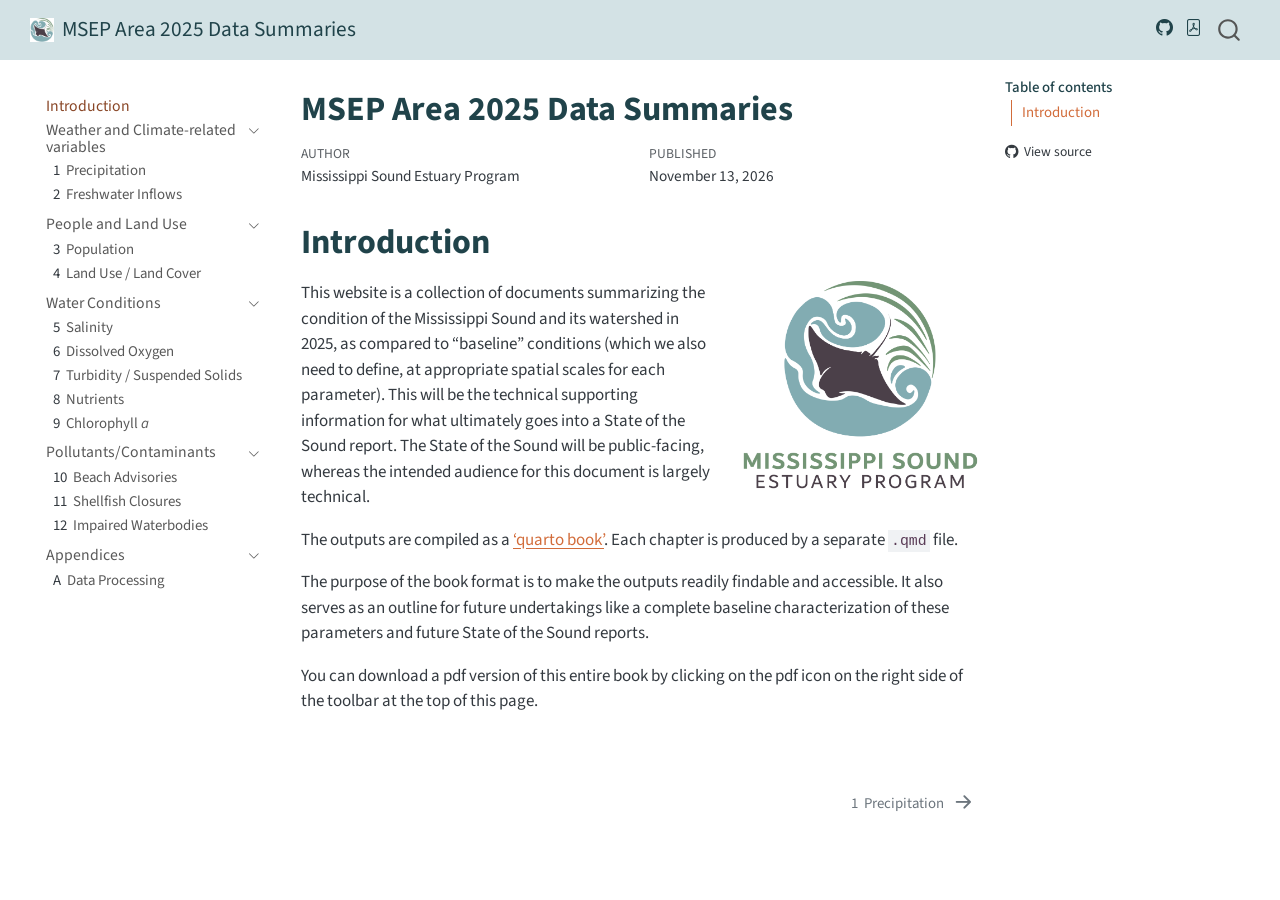
<file: _book/index.html>
<!DOCTYPE html>
<html xmlns="http://www.w3.org/1999/xhtml" lang="en" xml:lang="en"><head>

<meta charset="utf-8">
<meta name="generator" content="quarto-1.8.27">

<meta name="viewport" content="width=device-width, initial-scale=1.0, user-scalable=yes">

<meta name="author" content="Mississippi Sound Estuary Program">
<meta name="dcterms.date" content="2026-11-13">

<title>MSEP Area 2025 Data Summaries</title>
<style>
code{white-space: pre-wrap;}
span.smallcaps{font-variant: small-caps;}
div.columns{display: flex; gap: min(4vw, 1.5em);}
div.column{flex: auto; overflow-x: auto;}
div.hanging-indent{margin-left: 1.5em; text-indent: -1.5em;}
ul.task-list{list-style: none;}
ul.task-list li input[type="checkbox"] {
  width: 0.8em;
  margin: 0 0.8em 0.2em -1em; /* quarto-specific, see https://github.com/quarto-dev/quarto-cli/issues/4556 */ 
  vertical-align: middle;
}
</style>


<script src="site_libs/quarto-nav/quarto-nav.js"></script>
<script src="site_libs/quarto-nav/headroom.min.js"></script>
<script src="site_libs/clipboard/clipboard.min.js"></script>
<script src="site_libs/quarto-search/autocomplete.umd.js"></script>
<script src="site_libs/quarto-search/fuse.min.js"></script>
<script src="site_libs/quarto-search/quarto-search.js"></script>
<meta name="quarto:offset" content="./">
<link href="./precipitation.html" rel="next">
<script src="site_libs/quarto-html/quarto.js" type="module"></script>
<script src="site_libs/quarto-html/tabsets/tabsets.js" type="module"></script>
<script src="site_libs/quarto-html/axe/axe-check.js" type="module"></script>
<script src="site_libs/quarto-html/popper.min.js"></script>
<script src="site_libs/quarto-html/tippy.umd.min.js"></script>
<script src="site_libs/quarto-html/anchor.min.js"></script>
<link href="site_libs/quarto-html/tippy.css" rel="stylesheet">
<link href="site_libs/quarto-html/quarto-syntax-highlighting-ed96de9b727972fe78a7b5d16c58bf87.css" rel="stylesheet" class="quarto-color-scheme" id="quarto-text-highlighting-styles">
<link href="site_libs/quarto-html/quarto-syntax-highlighting-dark-4d9afe2b8d18ee9fa5d0d57b5ed4214d.css" rel="stylesheet" class="quarto-color-scheme quarto-color-alternate" id="quarto-text-highlighting-styles">
<link href="site_libs/quarto-html/quarto-syntax-highlighting-ed96de9b727972fe78a7b5d16c58bf87.css" rel="stylesheet" class="quarto-color-scheme-extra" id="quarto-text-highlighting-styles">
<script src="site_libs/bootstrap/bootstrap.min.js"></script>
<link href="site_libs/bootstrap/bootstrap-icons.css" rel="stylesheet">
<link href="site_libs/bootstrap/bootstrap-bed1615155f68655ef6938729c0dc1a2.min.css" rel="stylesheet" append-hash="true" class="quarto-color-scheme" id="quarto-bootstrap" data-mode="light">
<link href="site_libs/bootstrap/bootstrap-dark-bed1615155f68655ef6938729c0dc1a2.min.css" rel="stylesheet" append-hash="true" class="quarto-color-scheme quarto-color-alternate" id="quarto-bootstrap" data-mode="light">
<link href="site_libs/bootstrap/bootstrap-bed1615155f68655ef6938729c0dc1a2.min.css" rel="stylesheet" append-hash="true" class="quarto-color-scheme-extra" id="quarto-bootstrap" data-mode="light">
<script id="quarto-search-options" type="application/json">{
  "location": "navbar",
  "copy-button": false,
  "collapse-after": 3,
  "panel-placement": "end",
  "type": "overlay",
  "limit": 50,
  "keyboard-shortcut": [
    "f",
    "/",
    "s"
  ],
  "show-item-context": false,
  "language": {
    "search-no-results-text": "No results",
    "search-matching-documents-text": "matching documents",
    "search-copy-link-title": "Copy link to search",
    "search-hide-matches-text": "Hide additional matches",
    "search-more-match-text": "more match in this document",
    "search-more-matches-text": "more matches in this document",
    "search-clear-button-title": "Clear",
    "search-text-placeholder": "",
    "search-detached-cancel-button-title": "Cancel",
    "search-submit-button-title": "Submit",
    "search-label": "Search"
  }
}</script>


<link rel="stylesheet" href="custom.css">
</head>

<body class="nav-sidebar floating nav-fixed quarto-light">

<div id="quarto-search-results"></div>
  <header id="quarto-header" class="headroom fixed-top">
    <nav class="navbar navbar-expand-lg " data-bs-theme="dark">
      <div class="navbar-container container-fluid">
      <div class="navbar-brand-container mx-auto">
    <a href="./index.html" class="navbar-brand navbar-brand-logo">
    <img src="./MSEP-logo2.png" alt="" class="navbar-logo light-content">
    <img src="./MSEP-logo2.png" alt="" class="navbar-logo dark-content">
    </a>
    <a class="navbar-brand" href="./index.html">
    <span class="navbar-title">MSEP Area 2025 Data Summaries</span>
    </a>
  </div>
        <div class="quarto-navbar-tools tools-end">
    <a href="https://github.com/CMEP-MS/msep_2025dataSummary" title="Source Code" class="quarto-navigation-tool px-1" aria-label="Source Code"><i class="bi bi-github"></i></a>
    <a href="./MSEP-Area-2025-Data-Summaries.pdf" title="Download PDF" class="quarto-navigation-tool px-1" aria-label="Download PDF"><i class="bi bi-file-pdf"></i></a>
</div>
          <div id="quarto-search" class="" title="Search"></div>
      </div> <!-- /container-fluid -->
    </nav>
  <nav class="quarto-secondary-nav">
    <div class="container-fluid d-flex">
      <button type="button" class="quarto-btn-toggle btn" data-bs-toggle="collapse" role="button" data-bs-target=".quarto-sidebar-collapse-item" aria-controls="quarto-sidebar" aria-expanded="false" aria-label="Toggle sidebar navigation" onclick="if (window.quartoToggleHeadroom) { window.quartoToggleHeadroom(); }">
        <i class="bi bi-layout-text-sidebar-reverse"></i>
      </button>
        <nav class="quarto-page-breadcrumbs" aria-label="breadcrumb"><ol class="breadcrumb"><li class="breadcrumb-item"><a href="./index.html">Introduction</a></li></ol></nav>
        <a class="flex-grow-1" role="navigation" data-bs-toggle="collapse" data-bs-target=".quarto-sidebar-collapse-item" aria-controls="quarto-sidebar" aria-expanded="false" aria-label="Toggle sidebar navigation" onclick="if (window.quartoToggleHeadroom) { window.quartoToggleHeadroom(); }">      
        </a>
    </div>
  </nav>
</header>
<!-- content -->
<div id="quarto-content" class="quarto-container page-columns page-rows-contents page-layout-article page-navbar">
<!-- sidebar -->
  <nav id="quarto-sidebar" class="sidebar collapse collapse-horizontal quarto-sidebar-collapse-item sidebar-navigation floating overflow-auto">
    <div class="sidebar-menu-container"> 
    <ul class="list-unstyled mt-1">
        <li class="sidebar-item">
  <div class="sidebar-item-container"> 
  <a href="./index.html" class="sidebar-item-text sidebar-link active">
 <span class="menu-text">Introduction</span></a>
  </div>
</li>
        <li class="sidebar-item sidebar-item-section">
      <div class="sidebar-item-container"> 
            <a class="sidebar-item-text sidebar-link text-start" data-bs-toggle="collapse" data-bs-target="#quarto-sidebar-section-1" role="navigation" aria-expanded="true">
 <span class="menu-text">Weather and Climate-related variables</span></a>
          <a class="sidebar-item-toggle text-start" data-bs-toggle="collapse" data-bs-target="#quarto-sidebar-section-1" role="navigation" aria-expanded="true" aria-label="Toggle section">
            <i class="bi bi-chevron-right ms-2"></i>
          </a> 
      </div>
      <ul id="quarto-sidebar-section-1" class="collapse list-unstyled sidebar-section depth1 show">  
          <li class="sidebar-item">
  <div class="sidebar-item-container"> 
  <a href="./precipitation.html" class="sidebar-item-text sidebar-link">
 <span class="menu-text"><span class="chapter-number">1</span>&nbsp; <span class="chapter-title">Precipitation</span></span></a>
  </div>
</li>
          <li class="sidebar-item">
  <div class="sidebar-item-container"> 
  <a href="./freshwater_inflows.html" class="sidebar-item-text sidebar-link">
 <span class="menu-text"><span class="chapter-number">2</span>&nbsp; <span class="chapter-title">Freshwater Inflows</span></span></a>
  </div>
</li>
      </ul>
  </li>
        <li class="sidebar-item sidebar-item-section">
      <div class="sidebar-item-container"> 
            <a class="sidebar-item-text sidebar-link text-start" data-bs-toggle="collapse" data-bs-target="#quarto-sidebar-section-2" role="navigation" aria-expanded="true">
 <span class="menu-text">People and Land Use</span></a>
          <a class="sidebar-item-toggle text-start" data-bs-toggle="collapse" data-bs-target="#quarto-sidebar-section-2" role="navigation" aria-expanded="true" aria-label="Toggle section">
            <i class="bi bi-chevron-right ms-2"></i>
          </a> 
      </div>
      <ul id="quarto-sidebar-section-2" class="collapse list-unstyled sidebar-section depth1 show">  
          <li class="sidebar-item">
  <div class="sidebar-item-container"> 
  <a href="./population.html" class="sidebar-item-text sidebar-link">
 <span class="menu-text"><span class="chapter-number">3</span>&nbsp; <span class="chapter-title">Population</span></span></a>
  </div>
</li>
          <li class="sidebar-item">
  <div class="sidebar-item-container"> 
  <a href="./landuse_landcover.html" class="sidebar-item-text sidebar-link">
 <span class="menu-text"><span class="chapter-number">4</span>&nbsp; <span class="chapter-title">Land Use / Land Cover</span></span></a>
  </div>
</li>
      </ul>
  </li>
        <li class="sidebar-item sidebar-item-section">
      <div class="sidebar-item-container"> 
            <a class="sidebar-item-text sidebar-link text-start" data-bs-toggle="collapse" data-bs-target="#quarto-sidebar-section-3" role="navigation" aria-expanded="true">
 <span class="menu-text">Water Conditions</span></a>
          <a class="sidebar-item-toggle text-start" data-bs-toggle="collapse" data-bs-target="#quarto-sidebar-section-3" role="navigation" aria-expanded="true" aria-label="Toggle section">
            <i class="bi bi-chevron-right ms-2"></i>
          </a> 
      </div>
      <ul id="quarto-sidebar-section-3" class="collapse list-unstyled sidebar-section depth1 show">  
          <li class="sidebar-item">
  <div class="sidebar-item-container"> 
  <a href="./salinity.html" class="sidebar-item-text sidebar-link">
 <span class="menu-text"><span class="chapter-number">5</span>&nbsp; <span class="chapter-title">Salinity</span></span></a>
  </div>
</li>
          <li class="sidebar-item">
  <div class="sidebar-item-container"> 
  <a href="./dissolved_oxygen.html" class="sidebar-item-text sidebar-link">
 <span class="menu-text"><span class="chapter-number">6</span>&nbsp; <span class="chapter-title">Dissolved Oxygen</span></span></a>
  </div>
</li>
          <li class="sidebar-item">
  <div class="sidebar-item-container"> 
  <a href="./turb_tss.html" class="sidebar-item-text sidebar-link">
 <span class="menu-text"><span class="chapter-number">7</span>&nbsp; <span class="chapter-title">Turbidity / Suspended Solids</span></span></a>
  </div>
</li>
          <li class="sidebar-item">
  <div class="sidebar-item-container"> 
  <a href="./nutrients.html" class="sidebar-item-text sidebar-link">
 <span class="menu-text"><span class="chapter-number">8</span>&nbsp; <span class="chapter-title">Nutrients</span></span></a>
  </div>
</li>
          <li class="sidebar-item">
  <div class="sidebar-item-container"> 
  <a href="./chla.html" class="sidebar-item-text sidebar-link">
 <span class="menu-text"><span class="chapter-number">9</span>&nbsp; <span class="chapter-title">Chlorophyll <em>a</em></span></span></a>
  </div>
</li>
      </ul>
  </li>
        <li class="sidebar-item sidebar-item-section">
      <div class="sidebar-item-container"> 
            <a class="sidebar-item-text sidebar-link text-start" data-bs-toggle="collapse" data-bs-target="#quarto-sidebar-section-4" role="navigation" aria-expanded="true">
 <span class="menu-text">Pollutants/Contaminants</span></a>
          <a class="sidebar-item-toggle text-start" data-bs-toggle="collapse" data-bs-target="#quarto-sidebar-section-4" role="navigation" aria-expanded="true" aria-label="Toggle section">
            <i class="bi bi-chevron-right ms-2"></i>
          </a> 
      </div>
      <ul id="quarto-sidebar-section-4" class="collapse list-unstyled sidebar-section depth1 show">  
          <li class="sidebar-item">
  <div class="sidebar-item-container"> 
  <a href="./beach_advisories.html" class="sidebar-item-text sidebar-link">
 <span class="menu-text"><span class="chapter-number">10</span>&nbsp; <span class="chapter-title">Beach Advisories</span></span></a>
  </div>
</li>
          <li class="sidebar-item">
  <div class="sidebar-item-container"> 
  <a href="./shellfish_closures.html" class="sidebar-item-text sidebar-link">
 <span class="menu-text"><span class="chapter-number">11</span>&nbsp; <span class="chapter-title">Shellfish Closures</span></span></a>
  </div>
</li>
          <li class="sidebar-item">
  <div class="sidebar-item-container"> 
  <a href="./impaired_waterbodies.html" class="sidebar-item-text sidebar-link">
 <span class="menu-text"><span class="chapter-number">12</span>&nbsp; <span class="chapter-title">Impaired Waterbodies</span></span></a>
  </div>
</li>
      </ul>
  </li>
        <li class="sidebar-item sidebar-item-section">
      <div class="sidebar-item-container"> 
            <a class="sidebar-item-text sidebar-link text-start" data-bs-toggle="collapse" data-bs-target="#quarto-sidebar-section-5" role="navigation" aria-expanded="true">
 <span class="menu-text">Appendices</span></a>
          <a class="sidebar-item-toggle text-start" data-bs-toggle="collapse" data-bs-target="#quarto-sidebar-section-5" role="navigation" aria-expanded="true" aria-label="Toggle section">
            <i class="bi bi-chevron-right ms-2"></i>
          </a> 
      </div>
      <ul id="quarto-sidebar-section-5" class="collapse list-unstyled sidebar-section depth1 show">  
          <li class="sidebar-item">
  <div class="sidebar-item-container"> 
  <a href="./data_processing.html" class="sidebar-item-text sidebar-link">
 <span class="menu-text"><span class="chapter-number">A</span>&nbsp; <span class="chapter-title">Data Processing</span></span></a>
  </div>
</li>
      </ul>
  </li>
    </ul>
    </div>
</nav>
<div id="quarto-sidebar-glass" class="quarto-sidebar-collapse-item" data-bs-toggle="collapse" data-bs-target=".quarto-sidebar-collapse-item"></div>
<!-- margin-sidebar -->
    <div id="quarto-margin-sidebar" class="sidebar margin-sidebar">
        <nav id="TOC" role="doc-toc" class="toc-active">
    <h2 id="toc-title">Table of contents</h2>
   
  <ul>
  <li><a href="#introduction" id="toc-introduction" class="nav-link active" data-scroll-target="#introduction">Introduction</a></li>
  </ul>
<div class="toc-actions"><ul><li><a href="https://github.com/CMEP-MS/msep_2025dataSummary/blob/main/index.qmd" target="_blank" class="toc-action"><i class="bi bi-github"></i>View source</a></li></ul></div></nav>
    </div>
<!-- main -->
<main class="content" id="quarto-document-content">

<header id="title-block-header" class="quarto-title-block default">
<div class="quarto-title">
<h1 class="title">MSEP Area 2025 Data Summaries</h1>
</div>



<div class="quarto-title-meta">

    <div>
    <div class="quarto-title-meta-heading">Author</div>
    <div class="quarto-title-meta-contents">
             <p>Mississippi Sound Estuary Program </p>
          </div>
  </div>
    
    <div>
    <div class="quarto-title-meta-heading">Published</div>
    <div class="quarto-title-meta-contents">
      <p class="date">November 13, 2026</p>
    </div>
  </div>
  
    
  </div>
  


</header>



<section id="introduction" class="level1 unnumbered">
<h1 class="unnumbered">Introduction</h1><p><img src="MSEP-logo.png" title="MSEP Area 2025 Data Summaries" class="quarto-cover-image nolightbox img-fluid" alt="MSEP logo"></p>
<p>This website is a collection of documents summarizing the condition of the Mississippi Sound and its watershed in 2025, as compared to “baseline” conditions (which we also need to define, at appropriate spatial scales for each parameter). This will be the technical supporting information for what ultimately goes into a State of the Sound report. The State of the Sound will be public-facing, whereas the intended audience for this document is largely technical.</p>
<p>The outputs are compiled as a <a href="https://quarto.org/docs/books/">‘quarto book’</a>. Each chapter is produced by a separate <code>.qmd</code> file.</p>
<p>The purpose of the book format is to make the outputs readily findable and accessible. It also serves as an outline for future undertakings like a complete baseline characterization of these parameters and future State of the Sound reports.</p>
<p>You can download a pdf version of this entire book by clicking on the pdf icon on the right side of the toolbar at the top of this page.</p>


</section>

</main> <!-- /main -->
<script id="quarto-html-after-body" type="application/javascript">
  window.document.addEventListener("DOMContentLoaded", function (event) {
    const icon = "";
    const anchorJS = new window.AnchorJS();
    anchorJS.options = {
      placement: 'right',
      icon: icon
    };
    anchorJS.add('.anchored');
    const isCodeAnnotation = (el) => {
      for (const clz of el.classList) {
        if (clz.startsWith('code-annotation-')) {                     
          return true;
        }
      }
      return false;
    }
    const onCopySuccess = function(e) {
      // button target
      const button = e.trigger;
      // don't keep focus
      button.blur();
      // flash "checked"
      button.classList.add('code-copy-button-checked');
      var currentTitle = button.getAttribute("title");
      button.setAttribute("title", "Copied!");
      let tooltip;
      if (window.bootstrap) {
        button.setAttribute("data-bs-toggle", "tooltip");
        button.setAttribute("data-bs-placement", "left");
        button.setAttribute("data-bs-title", "Copied!");
        tooltip = new bootstrap.Tooltip(button, 
          { trigger: "manual", 
            customClass: "code-copy-button-tooltip",
            offset: [0, -8]});
        tooltip.show();    
      }
      setTimeout(function() {
        if (tooltip) {
          tooltip.hide();
          button.removeAttribute("data-bs-title");
          button.removeAttribute("data-bs-toggle");
          button.removeAttribute("data-bs-placement");
        }
        button.setAttribute("title", currentTitle);
        button.classList.remove('code-copy-button-checked');
      }, 1000);
      // clear code selection
      e.clearSelection();
    }
    const getTextToCopy = function(trigger) {
      const outerScaffold = trigger.parentElement.cloneNode(true);
      const codeEl = outerScaffold.querySelector('code');
      for (const childEl of codeEl.children) {
        if (isCodeAnnotation(childEl)) {
          childEl.remove();
        }
      }
      return codeEl.innerText;
    }
    const clipboard = new window.ClipboardJS('.code-copy-button:not([data-in-quarto-modal])', {
      text: getTextToCopy
    });
    clipboard.on('success', onCopySuccess);
    if (window.document.getElementById('quarto-embedded-source-code-modal')) {
      const clipboardModal = new window.ClipboardJS('.code-copy-button[data-in-quarto-modal]', {
        text: getTextToCopy,
        container: window.document.getElementById('quarto-embedded-source-code-modal')
      });
      clipboardModal.on('success', onCopySuccess);
    }
      var localhostRegex = new RegExp(/^(?:http|https):\/\/localhost\:?[0-9]*\//);
      var mailtoRegex = new RegExp(/^mailto:/);
        var filterRegex = new RegExp('/' + window.location.host + '/');
      var isInternal = (href) => {
          return filterRegex.test(href) || localhostRegex.test(href) || mailtoRegex.test(href);
      }
      // Inspect non-navigation links and adorn them if external
     var links = window.document.querySelectorAll('a[href]:not(.nav-link):not(.navbar-brand):not(.toc-action):not(.sidebar-link):not(.sidebar-item-toggle):not(.pagination-link):not(.no-external):not([aria-hidden]):not(.dropdown-item):not(.quarto-navigation-tool):not(.about-link)');
      for (var i=0; i<links.length; i++) {
        const link = links[i];
        if (!isInternal(link.href)) {
          // undo the damage that might have been done by quarto-nav.js in the case of
          // links that we want to consider external
          if (link.dataset.originalHref !== undefined) {
            link.href = link.dataset.originalHref;
          }
        }
      }
    function tippyHover(el, contentFn, onTriggerFn, onUntriggerFn) {
      const config = {
        allowHTML: true,
        maxWidth: 500,
        delay: 100,
        arrow: false,
        appendTo: function(el) {
            return el.parentElement;
        },
        interactive: true,
        interactiveBorder: 10,
        theme: 'quarto',
        placement: 'bottom-start',
      };
      if (contentFn) {
        config.content = contentFn;
      }
      if (onTriggerFn) {
        config.onTrigger = onTriggerFn;
      }
      if (onUntriggerFn) {
        config.onUntrigger = onUntriggerFn;
      }
      window.tippy(el, config); 
    }
    const noterefs = window.document.querySelectorAll('a[role="doc-noteref"]');
    for (var i=0; i<noterefs.length; i++) {
      const ref = noterefs[i];
      tippyHover(ref, function() {
        // use id or data attribute instead here
        let href = ref.getAttribute('data-footnote-href') || ref.getAttribute('href');
        try { href = new URL(href).hash; } catch {}
        const id = href.replace(/^#\/?/, "");
        const note = window.document.getElementById(id);
        if (note) {
          return note.innerHTML;
        } else {
          return "";
        }
      });
    }
    const xrefs = window.document.querySelectorAll('a.quarto-xref');
    const processXRef = (id, note) => {
      // Strip column container classes
      const stripColumnClz = (el) => {
        el.classList.remove("page-full", "page-columns");
        if (el.children) {
          for (const child of el.children) {
            stripColumnClz(child);
          }
        }
      }
      stripColumnClz(note)
      if (id === null || id.startsWith('sec-')) {
        // Special case sections, only their first couple elements
        const container = document.createElement("div");
        if (note.children && note.children.length > 2) {
          container.appendChild(note.children[0].cloneNode(true));
          for (let i = 1; i < note.children.length; i++) {
            const child = note.children[i];
            if (child.tagName === "P" && child.innerText === "") {
              continue;
            } else {
              container.appendChild(child.cloneNode(true));
              break;
            }
          }
          if (window.Quarto?.typesetMath) {
            window.Quarto.typesetMath(container);
          }
          return container.innerHTML
        } else {
          if (window.Quarto?.typesetMath) {
            window.Quarto.typesetMath(note);
          }
          return note.innerHTML;
        }
      } else {
        // Remove any anchor links if they are present
        const anchorLink = note.querySelector('a.anchorjs-link');
        if (anchorLink) {
          anchorLink.remove();
        }
        if (window.Quarto?.typesetMath) {
          window.Quarto.typesetMath(note);
        }
        if (note.classList.contains("callout")) {
          return note.outerHTML;
        } else {
          return note.innerHTML;
        }
      }
    }
    for (var i=0; i<xrefs.length; i++) {
      const xref = xrefs[i];
      tippyHover(xref, undefined, function(instance) {
        instance.disable();
        let url = xref.getAttribute('href');
        let hash = undefined; 
        if (url.startsWith('#')) {
          hash = url;
        } else {
          try { hash = new URL(url).hash; } catch {}
        }
        if (hash) {
          const id = hash.replace(/^#\/?/, "");
          const note = window.document.getElementById(id);
          if (note !== null) {
            try {
              const html = processXRef(id, note.cloneNode(true));
              instance.setContent(html);
            } finally {
              instance.enable();
              instance.show();
            }
          } else {
            // See if we can fetch this
            fetch(url.split('#')[0])
            .then(res => res.text())
            .then(html => {
              const parser = new DOMParser();
              const htmlDoc = parser.parseFromString(html, "text/html");
              const note = htmlDoc.getElementById(id);
              if (note !== null) {
                const html = processXRef(id, note);
                instance.setContent(html);
              } 
            }).finally(() => {
              instance.enable();
              instance.show();
            });
          }
        } else {
          // See if we can fetch a full url (with no hash to target)
          // This is a special case and we should probably do some content thinning / targeting
          fetch(url)
          .then(res => res.text())
          .then(html => {
            const parser = new DOMParser();
            const htmlDoc = parser.parseFromString(html, "text/html");
            const note = htmlDoc.querySelector('main.content');
            if (note !== null) {
              // This should only happen for chapter cross references
              // (since there is no id in the URL)
              // remove the first header
              if (note.children.length > 0 && note.children[0].tagName === "HEADER") {
                note.children[0].remove();
              }
              const html = processXRef(null, note);
              instance.setContent(html);
            } 
          }).finally(() => {
            instance.enable();
            instance.show();
          });
        }
      }, function(instance) {
      });
    }
        let selectedAnnoteEl;
        const selectorForAnnotation = ( cell, annotation) => {
          let cellAttr = 'data-code-cell="' + cell + '"';
          let lineAttr = 'data-code-annotation="' +  annotation + '"';
          const selector = 'span[' + cellAttr + '][' + lineAttr + ']';
          return selector;
        }
        const selectCodeLines = (annoteEl) => {
          const doc = window.document;
          const targetCell = annoteEl.getAttribute("data-target-cell");
          const targetAnnotation = annoteEl.getAttribute("data-target-annotation");
          const annoteSpan = window.document.querySelector(selectorForAnnotation(targetCell, targetAnnotation));
          const lines = annoteSpan.getAttribute("data-code-lines").split(",");
          const lineIds = lines.map((line) => {
            return targetCell + "-" + line;
          })
          let top = null;
          let height = null;
          let parent = null;
          if (lineIds.length > 0) {
              //compute the position of the single el (top and bottom and make a div)
              const el = window.document.getElementById(lineIds[0]);
              top = el.offsetTop;
              height = el.offsetHeight;
              parent = el.parentElement.parentElement;
            if (lineIds.length > 1) {
              const lastEl = window.document.getElementById(lineIds[lineIds.length - 1]);
              const bottom = lastEl.offsetTop + lastEl.offsetHeight;
              height = bottom - top;
            }
            if (top !== null && height !== null && parent !== null) {
              // cook up a div (if necessary) and position it 
              let div = window.document.getElementById("code-annotation-line-highlight");
              if (div === null) {
                div = window.document.createElement("div");
                div.setAttribute("id", "code-annotation-line-highlight");
                div.style.position = 'absolute';
                parent.appendChild(div);
              }
              div.style.top = top - 2 + "px";
              div.style.height = height + 4 + "px";
              div.style.left = 0;
              let gutterDiv = window.document.getElementById("code-annotation-line-highlight-gutter");
              if (gutterDiv === null) {
                gutterDiv = window.document.createElement("div");
                gutterDiv.setAttribute("id", "code-annotation-line-highlight-gutter");
                gutterDiv.style.position = 'absolute';
                const codeCell = window.document.getElementById(targetCell);
                const gutter = codeCell.querySelector('.code-annotation-gutter');
                gutter.appendChild(gutterDiv);
              }
              gutterDiv.style.top = top - 2 + "px";
              gutterDiv.style.height = height + 4 + "px";
            }
            selectedAnnoteEl = annoteEl;
          }
        };
        const unselectCodeLines = () => {
          const elementsIds = ["code-annotation-line-highlight", "code-annotation-line-highlight-gutter"];
          elementsIds.forEach((elId) => {
            const div = window.document.getElementById(elId);
            if (div) {
              div.remove();
            }
          });
          selectedAnnoteEl = undefined;
        };
          // Handle positioning of the toggle
      window.addEventListener(
        "resize",
        throttle(() => {
          elRect = undefined;
          if (selectedAnnoteEl) {
            selectCodeLines(selectedAnnoteEl);
          }
        }, 10)
      );
      function throttle(fn, ms) {
      let throttle = false;
      let timer;
        return (...args) => {
          if(!throttle) { // first call gets through
              fn.apply(this, args);
              throttle = true;
          } else { // all the others get throttled
              if(timer) clearTimeout(timer); // cancel #2
              timer = setTimeout(() => {
                fn.apply(this, args);
                timer = throttle = false;
              }, ms);
          }
        };
      }
        // Attach click handler to the DT
        const annoteDls = window.document.querySelectorAll('dt[data-target-cell]');
        for (const annoteDlNode of annoteDls) {
          annoteDlNode.addEventListener('click', (event) => {
            const clickedEl = event.target;
            if (clickedEl !== selectedAnnoteEl) {
              unselectCodeLines();
              const activeEl = window.document.querySelector('dt[data-target-cell].code-annotation-active');
              if (activeEl) {
                activeEl.classList.remove('code-annotation-active');
              }
              selectCodeLines(clickedEl);
              clickedEl.classList.add('code-annotation-active');
            } else {
              // Unselect the line
              unselectCodeLines();
              clickedEl.classList.remove('code-annotation-active');
            }
          });
        }
    const findCites = (el) => {
      const parentEl = el.parentElement;
      if (parentEl) {
        const cites = parentEl.dataset.cites;
        if (cites) {
          return {
            el,
            cites: cites.split(' ')
          };
        } else {
          return findCites(el.parentElement)
        }
      } else {
        return undefined;
      }
    };
    var bibliorefs = window.document.querySelectorAll('a[role="doc-biblioref"]');
    for (var i=0; i<bibliorefs.length; i++) {
      const ref = bibliorefs[i];
      const citeInfo = findCites(ref);
      if (citeInfo) {
        tippyHover(citeInfo.el, function() {
          var popup = window.document.createElement('div');
          citeInfo.cites.forEach(function(cite) {
            var citeDiv = window.document.createElement('div');
            citeDiv.classList.add('hanging-indent');
            citeDiv.classList.add('csl-entry');
            var biblioDiv = window.document.getElementById('ref-' + cite);
            if (biblioDiv) {
              citeDiv.innerHTML = biblioDiv.innerHTML;
            }
            popup.appendChild(citeDiv);
          });
          return popup.innerHTML;
        });
      }
    }
  });
  </script>
<nav class="page-navigation">
  <div class="nav-page nav-page-previous">
  </div>
  <div class="nav-page nav-page-next">
      <a href="./precipitation.html" class="pagination-link" aria-label="Precipitation">
        <span class="nav-page-text"><span class="chapter-number">1</span>&nbsp; <span class="chapter-title">Precipitation</span></span> <i class="bi bi-arrow-right-short"></i>
      </a>
  </div>
</nav>
</div> <!-- /content -->




<footer class="footer"><div class="nav-footer"><div class="nav-footer-center"><div class="toc-actions d-sm-block d-md-none"><ul><li><a href="https://github.com/CMEP-MS/msep_2025dataSummary/blob/main/index.qmd" target="_blank" class="toc-action"><i class="bi bi-github"></i>View source</a></li></ul></div></div></div></footer></body></html>
</file>
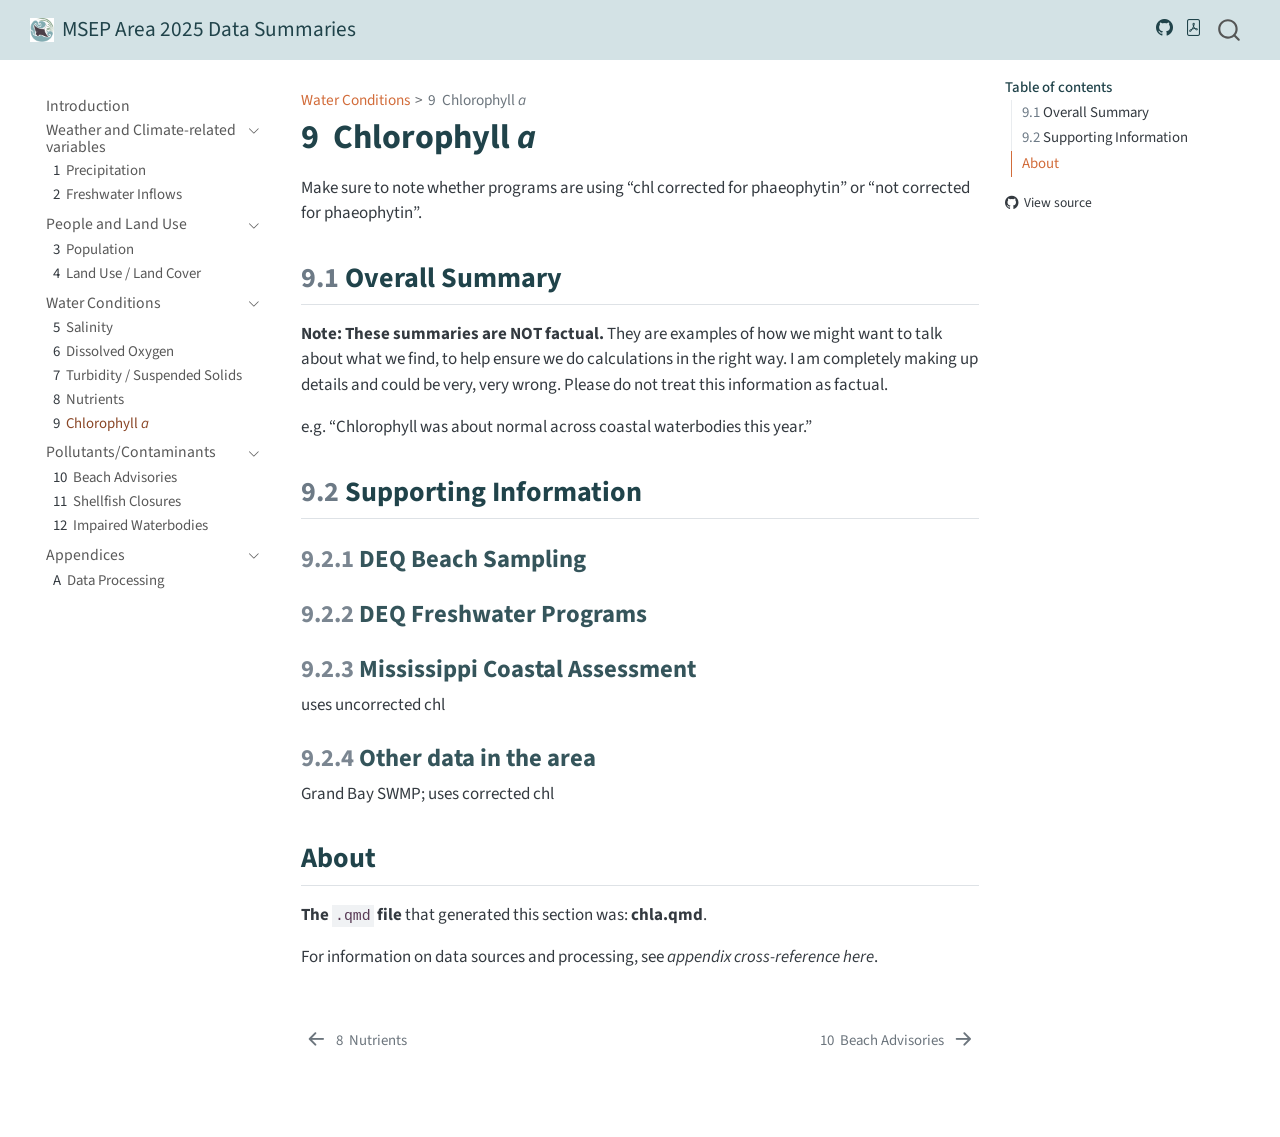
<file: _book/chla.html>
<!DOCTYPE html>
<html xmlns="http://www.w3.org/1999/xhtml" lang="en" xml:lang="en"><head>

<meta charset="utf-8">
<meta name="generator" content="quarto-1.8.27">

<meta name="viewport" content="width=device-width, initial-scale=1.0, user-scalable=yes">


<title>9&nbsp; Chlorophyll a – MSEP Area 2025 Data Summaries</title>
<style>
code{white-space: pre-wrap;}
span.smallcaps{font-variant: small-caps;}
div.columns{display: flex; gap: min(4vw, 1.5em);}
div.column{flex: auto; overflow-x: auto;}
div.hanging-indent{margin-left: 1.5em; text-indent: -1.5em;}
ul.task-list{list-style: none;}
ul.task-list li input[type="checkbox"] {
  width: 0.8em;
  margin: 0 0.8em 0.2em -1em; /* quarto-specific, see https://github.com/quarto-dev/quarto-cli/issues/4556 */ 
  vertical-align: middle;
}
</style>


<script src="site_libs/quarto-nav/quarto-nav.js"></script>
<script src="site_libs/quarto-nav/headroom.min.js"></script>
<script src="site_libs/clipboard/clipboard.min.js"></script>
<script src="site_libs/quarto-search/autocomplete.umd.js"></script>
<script src="site_libs/quarto-search/fuse.min.js"></script>
<script src="site_libs/quarto-search/quarto-search.js"></script>
<meta name="quarto:offset" content="./">
<link href="./beach_advisories.html" rel="next">
<link href="./nutrients.html" rel="prev">
<script src="site_libs/quarto-html/quarto.js" type="module"></script>
<script src="site_libs/quarto-html/tabsets/tabsets.js" type="module"></script>
<script src="site_libs/quarto-html/axe/axe-check.js" type="module"></script>
<script src="site_libs/quarto-html/popper.min.js"></script>
<script src="site_libs/quarto-html/tippy.umd.min.js"></script>
<script src="site_libs/quarto-html/anchor.min.js"></script>
<link href="site_libs/quarto-html/tippy.css" rel="stylesheet">
<link href="site_libs/quarto-html/quarto-syntax-highlighting-ed96de9b727972fe78a7b5d16c58bf87.css" rel="stylesheet" class="quarto-color-scheme" id="quarto-text-highlighting-styles">
<link href="site_libs/quarto-html/quarto-syntax-highlighting-dark-4d9afe2b8d18ee9fa5d0d57b5ed4214d.css" rel="stylesheet" class="quarto-color-scheme quarto-color-alternate" id="quarto-text-highlighting-styles">
<link href="site_libs/quarto-html/quarto-syntax-highlighting-ed96de9b727972fe78a7b5d16c58bf87.css" rel="stylesheet" class="quarto-color-scheme-extra" id="quarto-text-highlighting-styles">
<script src="site_libs/bootstrap/bootstrap.min.js"></script>
<link href="site_libs/bootstrap/bootstrap-icons.css" rel="stylesheet">
<link href="site_libs/bootstrap/bootstrap-bed1615155f68655ef6938729c0dc1a2.min.css" rel="stylesheet" append-hash="true" class="quarto-color-scheme" id="quarto-bootstrap" data-mode="light">
<link href="site_libs/bootstrap/bootstrap-dark-bed1615155f68655ef6938729c0dc1a2.min.css" rel="stylesheet" append-hash="true" class="quarto-color-scheme quarto-color-alternate" id="quarto-bootstrap" data-mode="light">
<link href="site_libs/bootstrap/bootstrap-bed1615155f68655ef6938729c0dc1a2.min.css" rel="stylesheet" append-hash="true" class="quarto-color-scheme-extra" id="quarto-bootstrap" data-mode="light">
<script id="quarto-search-options" type="application/json">{
  "location": "navbar",
  "copy-button": false,
  "collapse-after": 3,
  "panel-placement": "end",
  "type": "overlay",
  "limit": 50,
  "keyboard-shortcut": [
    "f",
    "/",
    "s"
  ],
  "show-item-context": false,
  "language": {
    "search-no-results-text": "No results",
    "search-matching-documents-text": "matching documents",
    "search-copy-link-title": "Copy link to search",
    "search-hide-matches-text": "Hide additional matches",
    "search-more-match-text": "more match in this document",
    "search-more-matches-text": "more matches in this document",
    "search-clear-button-title": "Clear",
    "search-text-placeholder": "",
    "search-detached-cancel-button-title": "Cancel",
    "search-submit-button-title": "Submit",
    "search-label": "Search"
  }
}</script>


<link rel="stylesheet" href="custom.css">
</head>

<body class="nav-sidebar floating nav-fixed quarto-light">

<div id="quarto-search-results"></div>
  <header id="quarto-header" class="headroom fixed-top">
    <nav class="navbar navbar-expand-lg " data-bs-theme="dark">
      <div class="navbar-container container-fluid">
      <div class="navbar-brand-container mx-auto">
    <a href="./index.html" class="navbar-brand navbar-brand-logo">
    <img src="./MSEP-logo2.png" alt="" class="navbar-logo light-content">
    <img src="./MSEP-logo2.png" alt="" class="navbar-logo dark-content">
    </a>
    <a class="navbar-brand" href="./index.html">
    <span class="navbar-title">MSEP Area 2025 Data Summaries</span>
    </a>
  </div>
        <div class="quarto-navbar-tools tools-end">
    <a href="https://github.com/CMEP-MS/msep_2025dataSummary" title="Source Code" class="quarto-navigation-tool px-1" aria-label="Source Code"><i class="bi bi-github"></i></a>
    <a href="./MSEP-Area-2025-Data-Summaries.pdf" title="Download PDF" class="quarto-navigation-tool px-1" aria-label="Download PDF"><i class="bi bi-file-pdf"></i></a>
</div>
          <div id="quarto-search" class="" title="Search"></div>
      </div> <!-- /container-fluid -->
    </nav>
  <nav class="quarto-secondary-nav">
    <div class="container-fluid d-flex">
      <button type="button" class="quarto-btn-toggle btn" data-bs-toggle="collapse" role="button" data-bs-target=".quarto-sidebar-collapse-item" aria-controls="quarto-sidebar" aria-expanded="false" aria-label="Toggle sidebar navigation" onclick="if (window.quartoToggleHeadroom) { window.quartoToggleHeadroom(); }">
        <i class="bi bi-layout-text-sidebar-reverse"></i>
      </button>
        <nav class="quarto-page-breadcrumbs" aria-label="breadcrumb"><ol class="breadcrumb"><li class="breadcrumb-item"><a href="./salinity.html">Water Conditions</a></li><li class="breadcrumb-item"><a href="./chla.html"><span class="chapter-number">9</span>&nbsp; <span class="chapter-title">Chlorophyll <em>a</em></span></a></li></ol></nav>
        <a class="flex-grow-1" role="navigation" data-bs-toggle="collapse" data-bs-target=".quarto-sidebar-collapse-item" aria-controls="quarto-sidebar" aria-expanded="false" aria-label="Toggle sidebar navigation" onclick="if (window.quartoToggleHeadroom) { window.quartoToggleHeadroom(); }">      
        </a>
    </div>
  </nav>
</header>
<!-- content -->
<div id="quarto-content" class="quarto-container page-columns page-rows-contents page-layout-article page-navbar">
<!-- sidebar -->
  <nav id="quarto-sidebar" class="sidebar collapse collapse-horizontal quarto-sidebar-collapse-item sidebar-navigation floating overflow-auto">
    <div class="sidebar-menu-container"> 
    <ul class="list-unstyled mt-1">
        <li class="sidebar-item">
  <div class="sidebar-item-container"> 
  <a href="./index.html" class="sidebar-item-text sidebar-link">
 <span class="menu-text">Introduction</span></a>
  </div>
</li>
        <li class="sidebar-item sidebar-item-section">
      <div class="sidebar-item-container"> 
            <a class="sidebar-item-text sidebar-link text-start" data-bs-toggle="collapse" data-bs-target="#quarto-sidebar-section-1" role="navigation" aria-expanded="true">
 <span class="menu-text">Weather and Climate-related variables</span></a>
          <a class="sidebar-item-toggle text-start" data-bs-toggle="collapse" data-bs-target="#quarto-sidebar-section-1" role="navigation" aria-expanded="true" aria-label="Toggle section">
            <i class="bi bi-chevron-right ms-2"></i>
          </a> 
      </div>
      <ul id="quarto-sidebar-section-1" class="collapse list-unstyled sidebar-section depth1 show">  
          <li class="sidebar-item">
  <div class="sidebar-item-container"> 
  <a href="./precipitation.html" class="sidebar-item-text sidebar-link">
 <span class="menu-text"><span class="chapter-number">1</span>&nbsp; <span class="chapter-title">Precipitation</span></span></a>
  </div>
</li>
          <li class="sidebar-item">
  <div class="sidebar-item-container"> 
  <a href="./freshwater_inflows.html" class="sidebar-item-text sidebar-link">
 <span class="menu-text"><span class="chapter-number">2</span>&nbsp; <span class="chapter-title">Freshwater Inflows</span></span></a>
  </div>
</li>
      </ul>
  </li>
        <li class="sidebar-item sidebar-item-section">
      <div class="sidebar-item-container"> 
            <a class="sidebar-item-text sidebar-link text-start" data-bs-toggle="collapse" data-bs-target="#quarto-sidebar-section-2" role="navigation" aria-expanded="true">
 <span class="menu-text">People and Land Use</span></a>
          <a class="sidebar-item-toggle text-start" data-bs-toggle="collapse" data-bs-target="#quarto-sidebar-section-2" role="navigation" aria-expanded="true" aria-label="Toggle section">
            <i class="bi bi-chevron-right ms-2"></i>
          </a> 
      </div>
      <ul id="quarto-sidebar-section-2" class="collapse list-unstyled sidebar-section depth1 show">  
          <li class="sidebar-item">
  <div class="sidebar-item-container"> 
  <a href="./population.html" class="sidebar-item-text sidebar-link">
 <span class="menu-text"><span class="chapter-number">3</span>&nbsp; <span class="chapter-title">Population</span></span></a>
  </div>
</li>
          <li class="sidebar-item">
  <div class="sidebar-item-container"> 
  <a href="./landuse_landcover.html" class="sidebar-item-text sidebar-link">
 <span class="menu-text"><span class="chapter-number">4</span>&nbsp; <span class="chapter-title">Land Use / Land Cover</span></span></a>
  </div>
</li>
      </ul>
  </li>
        <li class="sidebar-item sidebar-item-section">
      <div class="sidebar-item-container"> 
            <a class="sidebar-item-text sidebar-link text-start" data-bs-toggle="collapse" data-bs-target="#quarto-sidebar-section-3" role="navigation" aria-expanded="true">
 <span class="menu-text">Water Conditions</span></a>
          <a class="sidebar-item-toggle text-start" data-bs-toggle="collapse" data-bs-target="#quarto-sidebar-section-3" role="navigation" aria-expanded="true" aria-label="Toggle section">
            <i class="bi bi-chevron-right ms-2"></i>
          </a> 
      </div>
      <ul id="quarto-sidebar-section-3" class="collapse list-unstyled sidebar-section depth1 show">  
          <li class="sidebar-item">
  <div class="sidebar-item-container"> 
  <a href="./salinity.html" class="sidebar-item-text sidebar-link">
 <span class="menu-text"><span class="chapter-number">5</span>&nbsp; <span class="chapter-title">Salinity</span></span></a>
  </div>
</li>
          <li class="sidebar-item">
  <div class="sidebar-item-container"> 
  <a href="./dissolved_oxygen.html" class="sidebar-item-text sidebar-link">
 <span class="menu-text"><span class="chapter-number">6</span>&nbsp; <span class="chapter-title">Dissolved Oxygen</span></span></a>
  </div>
</li>
          <li class="sidebar-item">
  <div class="sidebar-item-container"> 
  <a href="./turb_tss.html" class="sidebar-item-text sidebar-link">
 <span class="menu-text"><span class="chapter-number">7</span>&nbsp; <span class="chapter-title">Turbidity / Suspended Solids</span></span></a>
  </div>
</li>
          <li class="sidebar-item">
  <div class="sidebar-item-container"> 
  <a href="./nutrients.html" class="sidebar-item-text sidebar-link">
 <span class="menu-text"><span class="chapter-number">8</span>&nbsp; <span class="chapter-title">Nutrients</span></span></a>
  </div>
</li>
          <li class="sidebar-item">
  <div class="sidebar-item-container"> 
  <a href="./chla.html" class="sidebar-item-text sidebar-link active">
 <span class="menu-text"><span class="chapter-number">9</span>&nbsp; <span class="chapter-title">Chlorophyll <em>a</em></span></span></a>
  </div>
</li>
      </ul>
  </li>
        <li class="sidebar-item sidebar-item-section">
      <div class="sidebar-item-container"> 
            <a class="sidebar-item-text sidebar-link text-start" data-bs-toggle="collapse" data-bs-target="#quarto-sidebar-section-4" role="navigation" aria-expanded="true">
 <span class="menu-text">Pollutants/Contaminants</span></a>
          <a class="sidebar-item-toggle text-start" data-bs-toggle="collapse" data-bs-target="#quarto-sidebar-section-4" role="navigation" aria-expanded="true" aria-label="Toggle section">
            <i class="bi bi-chevron-right ms-2"></i>
          </a> 
      </div>
      <ul id="quarto-sidebar-section-4" class="collapse list-unstyled sidebar-section depth1 show">  
          <li class="sidebar-item">
  <div class="sidebar-item-container"> 
  <a href="./beach_advisories.html" class="sidebar-item-text sidebar-link">
 <span class="menu-text"><span class="chapter-number">10</span>&nbsp; <span class="chapter-title">Beach Advisories</span></span></a>
  </div>
</li>
          <li class="sidebar-item">
  <div class="sidebar-item-container"> 
  <a href="./shellfish_closures.html" class="sidebar-item-text sidebar-link">
 <span class="menu-text"><span class="chapter-number">11</span>&nbsp; <span class="chapter-title">Shellfish Closures</span></span></a>
  </div>
</li>
          <li class="sidebar-item">
  <div class="sidebar-item-container"> 
  <a href="./impaired_waterbodies.html" class="sidebar-item-text sidebar-link">
 <span class="menu-text"><span class="chapter-number">12</span>&nbsp; <span class="chapter-title">Impaired Waterbodies</span></span></a>
  </div>
</li>
      </ul>
  </li>
        <li class="sidebar-item sidebar-item-section">
      <div class="sidebar-item-container"> 
            <a class="sidebar-item-text sidebar-link text-start" data-bs-toggle="collapse" data-bs-target="#quarto-sidebar-section-5" role="navigation" aria-expanded="true">
 <span class="menu-text">Appendices</span></a>
          <a class="sidebar-item-toggle text-start" data-bs-toggle="collapse" data-bs-target="#quarto-sidebar-section-5" role="navigation" aria-expanded="true" aria-label="Toggle section">
            <i class="bi bi-chevron-right ms-2"></i>
          </a> 
      </div>
      <ul id="quarto-sidebar-section-5" class="collapse list-unstyled sidebar-section depth1 show">  
          <li class="sidebar-item">
  <div class="sidebar-item-container"> 
  <a href="./data_processing.html" class="sidebar-item-text sidebar-link">
 <span class="menu-text"><span class="chapter-number">A</span>&nbsp; <span class="chapter-title">Data Processing</span></span></a>
  </div>
</li>
      </ul>
  </li>
    </ul>
    </div>
</nav>
<div id="quarto-sidebar-glass" class="quarto-sidebar-collapse-item" data-bs-toggle="collapse" data-bs-target=".quarto-sidebar-collapse-item"></div>
<!-- margin-sidebar -->
    <div id="quarto-margin-sidebar" class="sidebar margin-sidebar">
        <nav id="TOC" role="doc-toc" class="toc-active">
    <h2 id="toc-title">Table of contents</h2>
   
  <ul>
  <li><a href="#overall-summary" id="toc-overall-summary" class="nav-link active" data-scroll-target="#overall-summary"><span class="header-section-number">9.1</span> Overall Summary</a></li>
  <li><a href="#supporting-information" id="toc-supporting-information" class="nav-link" data-scroll-target="#supporting-information"><span class="header-section-number">9.2</span> Supporting Information</a>
  <ul class="collapse">
  <li><a href="#deq-beach-sampling" id="toc-deq-beach-sampling" class="nav-link" data-scroll-target="#deq-beach-sampling"><span class="header-section-number">9.2.1</span> DEQ Beach Sampling</a></li>
  <li><a href="#deq-freshwater-programs" id="toc-deq-freshwater-programs" class="nav-link" data-scroll-target="#deq-freshwater-programs"><span class="header-section-number">9.2.2</span> DEQ Freshwater Programs</a></li>
  <li><a href="#mississippi-coastal-assessment" id="toc-mississippi-coastal-assessment" class="nav-link" data-scroll-target="#mississippi-coastal-assessment"><span class="header-section-number">9.2.3</span> Mississippi Coastal Assessment</a></li>
  <li><a href="#other-data-in-the-area" id="toc-other-data-in-the-area" class="nav-link" data-scroll-target="#other-data-in-the-area"><span class="header-section-number">9.2.4</span> Other data in the area</a></li>
  </ul></li>
  <li><a href="#about" id="toc-about" class="nav-link" data-scroll-target="#about">About</a></li>
  </ul>
<div class="toc-actions"><ul><li><a href="https://github.com/CMEP-MS/msep_2025dataSummary/blob/main/chla.qmd" target="_blank" class="toc-action"><i class="bi bi-github"></i>View source</a></li></ul></div></nav>
    </div>
<!-- main -->
<main class="content" id="quarto-document-content">

<header id="title-block-header" class="quarto-title-block default"><nav class="quarto-page-breadcrumbs quarto-title-breadcrumbs d-none d-lg-block" aria-label="breadcrumb"><ol class="breadcrumb"><li class="breadcrumb-item"><a href="./salinity.html">Water Conditions</a></li><li class="breadcrumb-item"><a href="./chla.html"><span class="chapter-number">9</span>&nbsp; <span class="chapter-title">Chlorophyll <em>a</em></span></a></li></ol></nav>
<div class="quarto-title">
<h1 class="title"><span id="sec-chla" class="quarto-section-identifier"><span class="chapter-number">9</span>&nbsp; <span class="chapter-title">Chlorophyll <em>a</em></span></span></h1>
</div>



<div class="quarto-title-meta">

    
  
    
  </div>
  


</header>


<p>Make sure to note whether programs are using “chl corrected for phaeophytin” or “not corrected for phaeophytin”.</p>
<section id="overall-summary" class="level2" data-number="9.1">
<h2 data-number="9.1" class="anchored" data-anchor-id="overall-summary"><span class="header-section-number">9.1</span> Overall Summary</h2>
<p><strong>Note: These summaries are NOT factual.</strong> They are examples of how we might want to talk about what we find, to help ensure we do calculations in the right way. I am completely making up details and could be very, very wrong. Please do not treat this information as factual.</p>
<p>e.g.&nbsp;“Chlorophyll was about normal across coastal waterbodies this year.”</p>
</section>
<section id="supporting-information" class="level2" data-number="9.2">
<h2 data-number="9.2" class="anchored" data-anchor-id="supporting-information"><span class="header-section-number">9.2</span> Supporting Information</h2>
<section id="deq-beach-sampling" class="level3" data-number="9.2.1">
<h3 data-number="9.2.1" class="anchored" data-anchor-id="deq-beach-sampling"><span class="header-section-number">9.2.1</span> DEQ Beach Sampling</h3>
</section>
<section id="deq-freshwater-programs" class="level3" data-number="9.2.2">
<h3 data-number="9.2.2" class="anchored" data-anchor-id="deq-freshwater-programs"><span class="header-section-number">9.2.2</span> DEQ Freshwater Programs</h3>
</section>
<section id="mississippi-coastal-assessment" class="level3" data-number="9.2.3">
<h3 data-number="9.2.3" class="anchored" data-anchor-id="mississippi-coastal-assessment"><span class="header-section-number">9.2.3</span> Mississippi Coastal Assessment</h3>
<p>uses uncorrected chl</p>
</section>
<section id="other-data-in-the-area" class="level3" data-number="9.2.4">
<h3 data-number="9.2.4" class="anchored" data-anchor-id="other-data-in-the-area"><span class="header-section-number">9.2.4</span> Other data in the area</h3>
<p>Grand Bay SWMP; uses corrected chl</p>
</section>
</section>
<section id="about" class="level2 unnumbered">
<h2 class="unnumbered anchored" data-anchor-id="about">About</h2>
<p><strong>The <code>.qmd</code> file</strong> that generated this section was: <strong>chla.qmd</strong>.</p>
<p>For information on data sources and processing, see <em>appendix cross-reference here</em>.</p>


</section>

</main> <!-- /main -->
<script id="quarto-html-after-body" type="application/javascript">
  window.document.addEventListener("DOMContentLoaded", function (event) {
    const icon = "";
    const anchorJS = new window.AnchorJS();
    anchorJS.options = {
      placement: 'right',
      icon: icon
    };
    anchorJS.add('.anchored');
    const isCodeAnnotation = (el) => {
      for (const clz of el.classList) {
        if (clz.startsWith('code-annotation-')) {                     
          return true;
        }
      }
      return false;
    }
    const onCopySuccess = function(e) {
      // button target
      const button = e.trigger;
      // don't keep focus
      button.blur();
      // flash "checked"
      button.classList.add('code-copy-button-checked');
      var currentTitle = button.getAttribute("title");
      button.setAttribute("title", "Copied!");
      let tooltip;
      if (window.bootstrap) {
        button.setAttribute("data-bs-toggle", "tooltip");
        button.setAttribute("data-bs-placement", "left");
        button.setAttribute("data-bs-title", "Copied!");
        tooltip = new bootstrap.Tooltip(button, 
          { trigger: "manual", 
            customClass: "code-copy-button-tooltip",
            offset: [0, -8]});
        tooltip.show();    
      }
      setTimeout(function() {
        if (tooltip) {
          tooltip.hide();
          button.removeAttribute("data-bs-title");
          button.removeAttribute("data-bs-toggle");
          button.removeAttribute("data-bs-placement");
        }
        button.setAttribute("title", currentTitle);
        button.classList.remove('code-copy-button-checked');
      }, 1000);
      // clear code selection
      e.clearSelection();
    }
    const getTextToCopy = function(trigger) {
      const outerScaffold = trigger.parentElement.cloneNode(true);
      const codeEl = outerScaffold.querySelector('code');
      for (const childEl of codeEl.children) {
        if (isCodeAnnotation(childEl)) {
          childEl.remove();
        }
      }
      return codeEl.innerText;
    }
    const clipboard = new window.ClipboardJS('.code-copy-button:not([data-in-quarto-modal])', {
      text: getTextToCopy
    });
    clipboard.on('success', onCopySuccess);
    if (window.document.getElementById('quarto-embedded-source-code-modal')) {
      const clipboardModal = new window.ClipboardJS('.code-copy-button[data-in-quarto-modal]', {
        text: getTextToCopy,
        container: window.document.getElementById('quarto-embedded-source-code-modal')
      });
      clipboardModal.on('success', onCopySuccess);
    }
      var localhostRegex = new RegExp(/^(?:http|https):\/\/localhost\:?[0-9]*\//);
      var mailtoRegex = new RegExp(/^mailto:/);
        var filterRegex = new RegExp('/' + window.location.host + '/');
      var isInternal = (href) => {
          return filterRegex.test(href) || localhostRegex.test(href) || mailtoRegex.test(href);
      }
      // Inspect non-navigation links and adorn them if external
     var links = window.document.querySelectorAll('a[href]:not(.nav-link):not(.navbar-brand):not(.toc-action):not(.sidebar-link):not(.sidebar-item-toggle):not(.pagination-link):not(.no-external):not([aria-hidden]):not(.dropdown-item):not(.quarto-navigation-tool):not(.about-link)');
      for (var i=0; i<links.length; i++) {
        const link = links[i];
        if (!isInternal(link.href)) {
          // undo the damage that might have been done by quarto-nav.js in the case of
          // links that we want to consider external
          if (link.dataset.originalHref !== undefined) {
            link.href = link.dataset.originalHref;
          }
        }
      }
    function tippyHover(el, contentFn, onTriggerFn, onUntriggerFn) {
      const config = {
        allowHTML: true,
        maxWidth: 500,
        delay: 100,
        arrow: false,
        appendTo: function(el) {
            return el.parentElement;
        },
        interactive: true,
        interactiveBorder: 10,
        theme: 'quarto',
        placement: 'bottom-start',
      };
      if (contentFn) {
        config.content = contentFn;
      }
      if (onTriggerFn) {
        config.onTrigger = onTriggerFn;
      }
      if (onUntriggerFn) {
        config.onUntrigger = onUntriggerFn;
      }
      window.tippy(el, config); 
    }
    const noterefs = window.document.querySelectorAll('a[role="doc-noteref"]');
    for (var i=0; i<noterefs.length; i++) {
      const ref = noterefs[i];
      tippyHover(ref, function() {
        // use id or data attribute instead here
        let href = ref.getAttribute('data-footnote-href') || ref.getAttribute('href');
        try { href = new URL(href).hash; } catch {}
        const id = href.replace(/^#\/?/, "");
        const note = window.document.getElementById(id);
        if (note) {
          return note.innerHTML;
        } else {
          return "";
        }
      });
    }
    const xrefs = window.document.querySelectorAll('a.quarto-xref');
    const processXRef = (id, note) => {
      // Strip column container classes
      const stripColumnClz = (el) => {
        el.classList.remove("page-full", "page-columns");
        if (el.children) {
          for (const child of el.children) {
            stripColumnClz(child);
          }
        }
      }
      stripColumnClz(note)
      if (id === null || id.startsWith('sec-')) {
        // Special case sections, only their first couple elements
        const container = document.createElement("div");
        if (note.children && note.children.length > 2) {
          container.appendChild(note.children[0].cloneNode(true));
          for (let i = 1; i < note.children.length; i++) {
            const child = note.children[i];
            if (child.tagName === "P" && child.innerText === "") {
              continue;
            } else {
              container.appendChild(child.cloneNode(true));
              break;
            }
          }
          if (window.Quarto?.typesetMath) {
            window.Quarto.typesetMath(container);
          }
          return container.innerHTML
        } else {
          if (window.Quarto?.typesetMath) {
            window.Quarto.typesetMath(note);
          }
          return note.innerHTML;
        }
      } else {
        // Remove any anchor links if they are present
        const anchorLink = note.querySelector('a.anchorjs-link');
        if (anchorLink) {
          anchorLink.remove();
        }
        if (window.Quarto?.typesetMath) {
          window.Quarto.typesetMath(note);
        }
        if (note.classList.contains("callout")) {
          return note.outerHTML;
        } else {
          return note.innerHTML;
        }
      }
    }
    for (var i=0; i<xrefs.length; i++) {
      const xref = xrefs[i];
      tippyHover(xref, undefined, function(instance) {
        instance.disable();
        let url = xref.getAttribute('href');
        let hash = undefined; 
        if (url.startsWith('#')) {
          hash = url;
        } else {
          try { hash = new URL(url).hash; } catch {}
        }
        if (hash) {
          const id = hash.replace(/^#\/?/, "");
          const note = window.document.getElementById(id);
          if (note !== null) {
            try {
              const html = processXRef(id, note.cloneNode(true));
              instance.setContent(html);
            } finally {
              instance.enable();
              instance.show();
            }
          } else {
            // See if we can fetch this
            fetch(url.split('#')[0])
            .then(res => res.text())
            .then(html => {
              const parser = new DOMParser();
              const htmlDoc = parser.parseFromString(html, "text/html");
              const note = htmlDoc.getElementById(id);
              if (note !== null) {
                const html = processXRef(id, note);
                instance.setContent(html);
              } 
            }).finally(() => {
              instance.enable();
              instance.show();
            });
          }
        } else {
          // See if we can fetch a full url (with no hash to target)
          // This is a special case and we should probably do some content thinning / targeting
          fetch(url)
          .then(res => res.text())
          .then(html => {
            const parser = new DOMParser();
            const htmlDoc = parser.parseFromString(html, "text/html");
            const note = htmlDoc.querySelector('main.content');
            if (note !== null) {
              // This should only happen for chapter cross references
              // (since there is no id in the URL)
              // remove the first header
              if (note.children.length > 0 && note.children[0].tagName === "HEADER") {
                note.children[0].remove();
              }
              const html = processXRef(null, note);
              instance.setContent(html);
            } 
          }).finally(() => {
            instance.enable();
            instance.show();
          });
        }
      }, function(instance) {
      });
    }
        let selectedAnnoteEl;
        const selectorForAnnotation = ( cell, annotation) => {
          let cellAttr = 'data-code-cell="' + cell + '"';
          let lineAttr = 'data-code-annotation="' +  annotation + '"';
          const selector = 'span[' + cellAttr + '][' + lineAttr + ']';
          return selector;
        }
        const selectCodeLines = (annoteEl) => {
          const doc = window.document;
          const targetCell = annoteEl.getAttribute("data-target-cell");
          const targetAnnotation = annoteEl.getAttribute("data-target-annotation");
          const annoteSpan = window.document.querySelector(selectorForAnnotation(targetCell, targetAnnotation));
          const lines = annoteSpan.getAttribute("data-code-lines").split(",");
          const lineIds = lines.map((line) => {
            return targetCell + "-" + line;
          })
          let top = null;
          let height = null;
          let parent = null;
          if (lineIds.length > 0) {
              //compute the position of the single el (top and bottom and make a div)
              const el = window.document.getElementById(lineIds[0]);
              top = el.offsetTop;
              height = el.offsetHeight;
              parent = el.parentElement.parentElement;
            if (lineIds.length > 1) {
              const lastEl = window.document.getElementById(lineIds[lineIds.length - 1]);
              const bottom = lastEl.offsetTop + lastEl.offsetHeight;
              height = bottom - top;
            }
            if (top !== null && height !== null && parent !== null) {
              // cook up a div (if necessary) and position it 
              let div = window.document.getElementById("code-annotation-line-highlight");
              if (div === null) {
                div = window.document.createElement("div");
                div.setAttribute("id", "code-annotation-line-highlight");
                div.style.position = 'absolute';
                parent.appendChild(div);
              }
              div.style.top = top - 2 + "px";
              div.style.height = height + 4 + "px";
              div.style.left = 0;
              let gutterDiv = window.document.getElementById("code-annotation-line-highlight-gutter");
              if (gutterDiv === null) {
                gutterDiv = window.document.createElement("div");
                gutterDiv.setAttribute("id", "code-annotation-line-highlight-gutter");
                gutterDiv.style.position = 'absolute';
                const codeCell = window.document.getElementById(targetCell);
                const gutter = codeCell.querySelector('.code-annotation-gutter');
                gutter.appendChild(gutterDiv);
              }
              gutterDiv.style.top = top - 2 + "px";
              gutterDiv.style.height = height + 4 + "px";
            }
            selectedAnnoteEl = annoteEl;
          }
        };
        const unselectCodeLines = () => {
          const elementsIds = ["code-annotation-line-highlight", "code-annotation-line-highlight-gutter"];
          elementsIds.forEach((elId) => {
            const div = window.document.getElementById(elId);
            if (div) {
              div.remove();
            }
          });
          selectedAnnoteEl = undefined;
        };
          // Handle positioning of the toggle
      window.addEventListener(
        "resize",
        throttle(() => {
          elRect = undefined;
          if (selectedAnnoteEl) {
            selectCodeLines(selectedAnnoteEl);
          }
        }, 10)
      );
      function throttle(fn, ms) {
      let throttle = false;
      let timer;
        return (...args) => {
          if(!throttle) { // first call gets through
              fn.apply(this, args);
              throttle = true;
          } else { // all the others get throttled
              if(timer) clearTimeout(timer); // cancel #2
              timer = setTimeout(() => {
                fn.apply(this, args);
                timer = throttle = false;
              }, ms);
          }
        };
      }
        // Attach click handler to the DT
        const annoteDls = window.document.querySelectorAll('dt[data-target-cell]');
        for (const annoteDlNode of annoteDls) {
          annoteDlNode.addEventListener('click', (event) => {
            const clickedEl = event.target;
            if (clickedEl !== selectedAnnoteEl) {
              unselectCodeLines();
              const activeEl = window.document.querySelector('dt[data-target-cell].code-annotation-active');
              if (activeEl) {
                activeEl.classList.remove('code-annotation-active');
              }
              selectCodeLines(clickedEl);
              clickedEl.classList.add('code-annotation-active');
            } else {
              // Unselect the line
              unselectCodeLines();
              clickedEl.classList.remove('code-annotation-active');
            }
          });
        }
    const findCites = (el) => {
      const parentEl = el.parentElement;
      if (parentEl) {
        const cites = parentEl.dataset.cites;
        if (cites) {
          return {
            el,
            cites: cites.split(' ')
          };
        } else {
          return findCites(el.parentElement)
        }
      } else {
        return undefined;
      }
    };
    var bibliorefs = window.document.querySelectorAll('a[role="doc-biblioref"]');
    for (var i=0; i<bibliorefs.length; i++) {
      const ref = bibliorefs[i];
      const citeInfo = findCites(ref);
      if (citeInfo) {
        tippyHover(citeInfo.el, function() {
          var popup = window.document.createElement('div');
          citeInfo.cites.forEach(function(cite) {
            var citeDiv = window.document.createElement('div');
            citeDiv.classList.add('hanging-indent');
            citeDiv.classList.add('csl-entry');
            var biblioDiv = window.document.getElementById('ref-' + cite);
            if (biblioDiv) {
              citeDiv.innerHTML = biblioDiv.innerHTML;
            }
            popup.appendChild(citeDiv);
          });
          return popup.innerHTML;
        });
      }
    }
  });
  </script>
<nav class="page-navigation">
  <div class="nav-page nav-page-previous">
      <a href="./nutrients.html" class="pagination-link" aria-label="Nutrients">
        <i class="bi bi-arrow-left-short"></i> <span class="nav-page-text"><span class="chapter-number">8</span>&nbsp; <span class="chapter-title">Nutrients</span></span>
      </a>          
  </div>
  <div class="nav-page nav-page-next">
      <a href="./beach_advisories.html" class="pagination-link" aria-label="Beach Advisories">
        <span class="nav-page-text"><span class="chapter-number">10</span>&nbsp; <span class="chapter-title">Beach Advisories</span></span> <i class="bi bi-arrow-right-short"></i>
      </a>
  </div>
</nav>
</div> <!-- /content -->




<footer class="footer"><div class="nav-footer"><div class="nav-footer-center"><div class="toc-actions d-sm-block d-md-none"><ul><li><a href="https://github.com/CMEP-MS/msep_2025dataSummary/blob/main/chla.qmd" target="_blank" class="toc-action"><i class="bi bi-github"></i>View source</a></li></ul></div></div></div></footer></body></html>
</file>
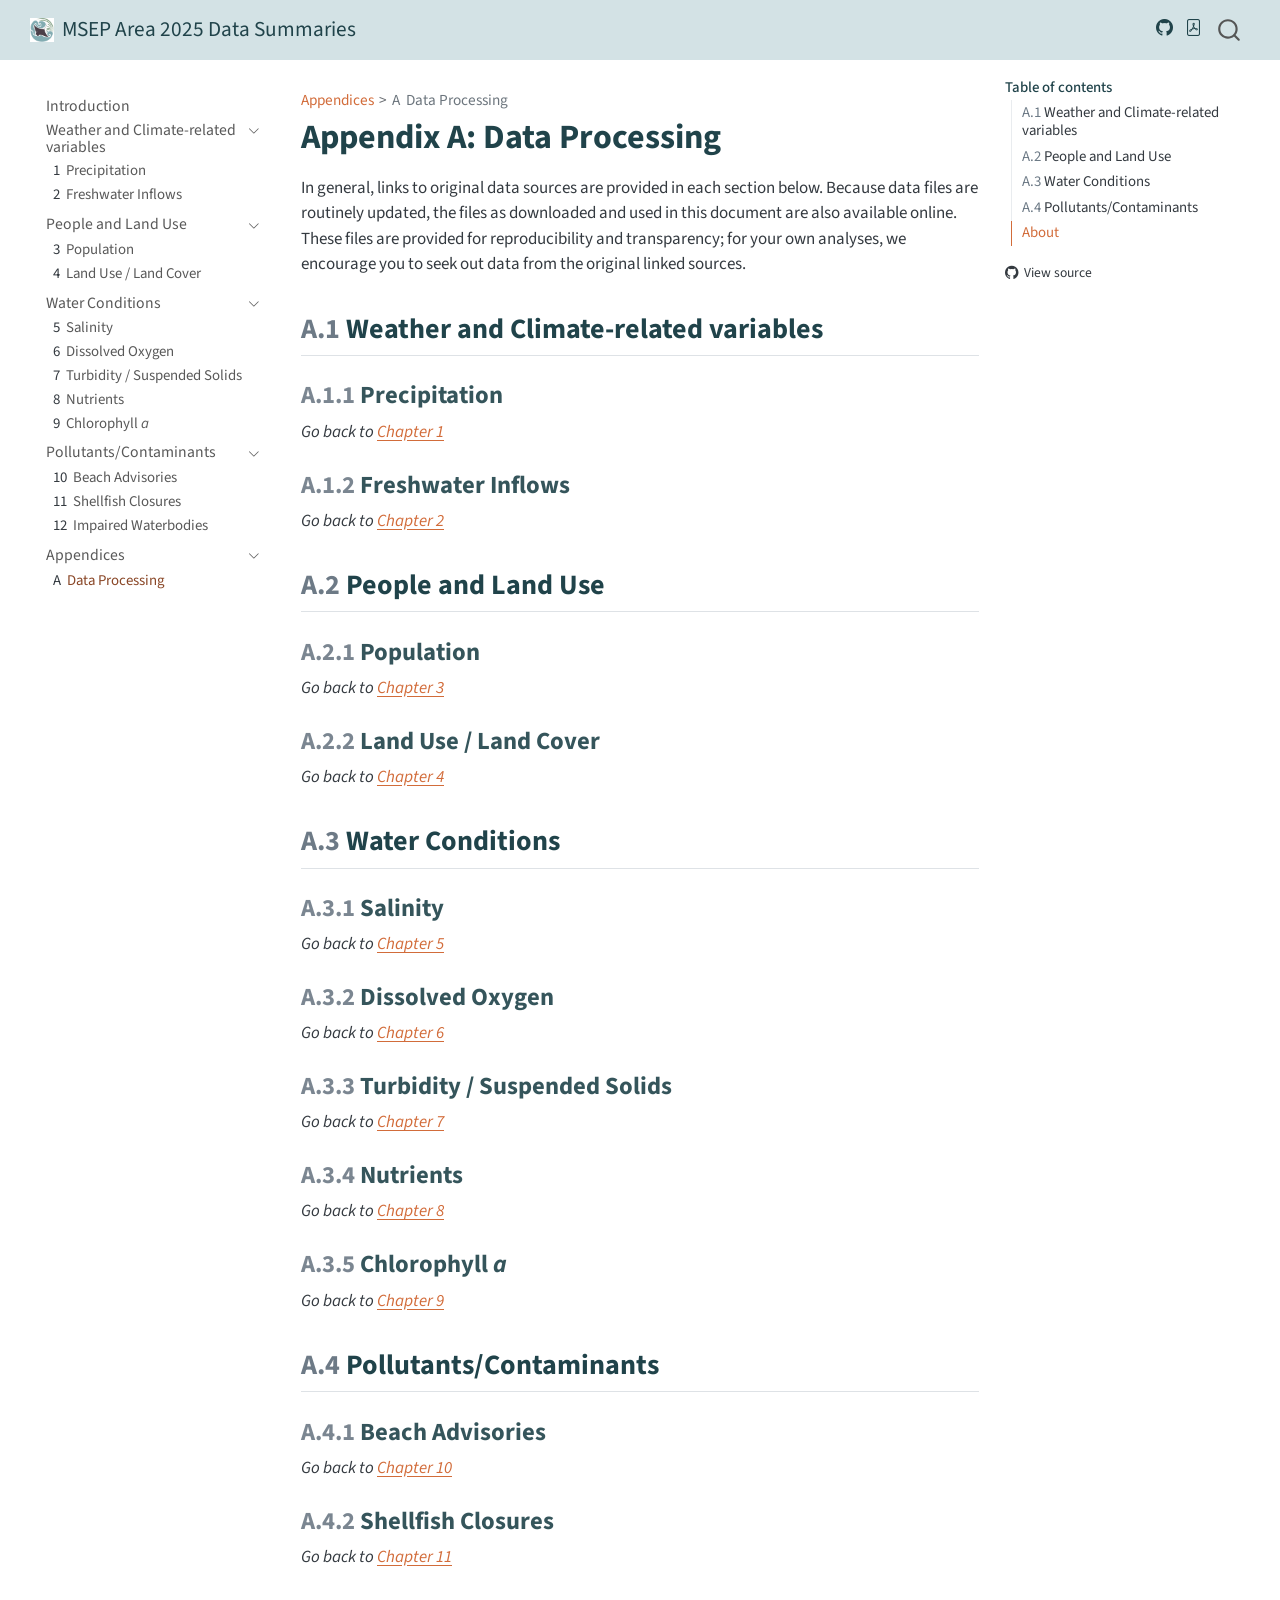
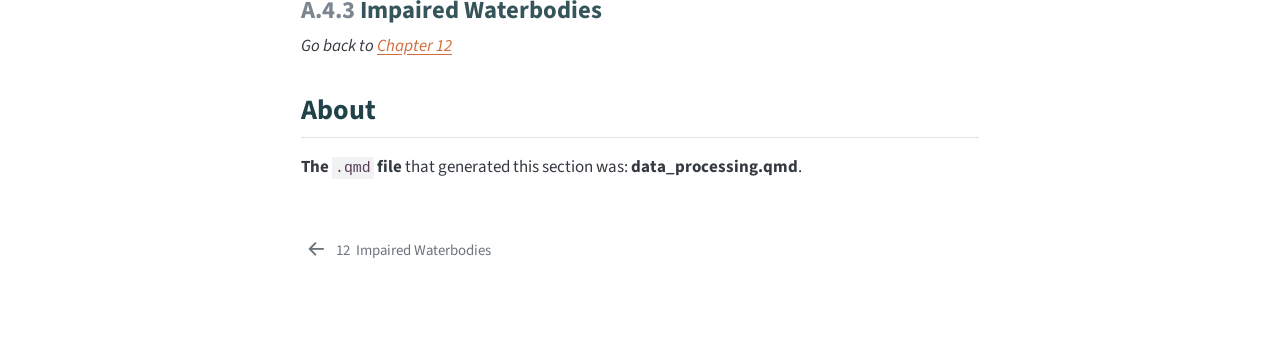
<file: _book/data_processing.html>
<!DOCTYPE html>
<html xmlns="http://www.w3.org/1999/xhtml" lang="en" xml:lang="en"><head>

<meta charset="utf-8">
<meta name="generator" content="quarto-1.8.27">

<meta name="viewport" content="width=device-width, initial-scale=1.0, user-scalable=yes">


<title>Appendix A: Data Processing – MSEP Area 2025 Data Summaries</title>
<style>
code{white-space: pre-wrap;}
span.smallcaps{font-variant: small-caps;}
div.columns{display: flex; gap: min(4vw, 1.5em);}
div.column{flex: auto; overflow-x: auto;}
div.hanging-indent{margin-left: 1.5em; text-indent: -1.5em;}
ul.task-list{list-style: none;}
ul.task-list li input[type="checkbox"] {
  width: 0.8em;
  margin: 0 0.8em 0.2em -1em; /* quarto-specific, see https://github.com/quarto-dev/quarto-cli/issues/4556 */ 
  vertical-align: middle;
}
</style>


<script src="site_libs/quarto-nav/quarto-nav.js"></script>
<script src="site_libs/quarto-nav/headroom.min.js"></script>
<script src="site_libs/clipboard/clipboard.min.js"></script>
<script src="site_libs/quarto-search/autocomplete.umd.js"></script>
<script src="site_libs/quarto-search/fuse.min.js"></script>
<script src="site_libs/quarto-search/quarto-search.js"></script>
<meta name="quarto:offset" content="./">
<link href="./impaired_waterbodies.html" rel="prev">
<script src="site_libs/quarto-html/quarto.js" type="module"></script>
<script src="site_libs/quarto-html/tabsets/tabsets.js" type="module"></script>
<script src="site_libs/quarto-html/axe/axe-check.js" type="module"></script>
<script src="site_libs/quarto-html/popper.min.js"></script>
<script src="site_libs/quarto-html/tippy.umd.min.js"></script>
<script src="site_libs/quarto-html/anchor.min.js"></script>
<link href="site_libs/quarto-html/tippy.css" rel="stylesheet">
<link href="site_libs/quarto-html/quarto-syntax-highlighting-ed96de9b727972fe78a7b5d16c58bf87.css" rel="stylesheet" class="quarto-color-scheme" id="quarto-text-highlighting-styles">
<link href="site_libs/quarto-html/quarto-syntax-highlighting-dark-4d9afe2b8d18ee9fa5d0d57b5ed4214d.css" rel="stylesheet" class="quarto-color-scheme quarto-color-alternate" id="quarto-text-highlighting-styles">
<link href="site_libs/quarto-html/quarto-syntax-highlighting-ed96de9b727972fe78a7b5d16c58bf87.css" rel="stylesheet" class="quarto-color-scheme-extra" id="quarto-text-highlighting-styles">
<script src="site_libs/bootstrap/bootstrap.min.js"></script>
<link href="site_libs/bootstrap/bootstrap-icons.css" rel="stylesheet">
<link href="site_libs/bootstrap/bootstrap-bed1615155f68655ef6938729c0dc1a2.min.css" rel="stylesheet" append-hash="true" class="quarto-color-scheme" id="quarto-bootstrap" data-mode="light">
<link href="site_libs/bootstrap/bootstrap-dark-bed1615155f68655ef6938729c0dc1a2.min.css" rel="stylesheet" append-hash="true" class="quarto-color-scheme quarto-color-alternate" id="quarto-bootstrap" data-mode="light">
<link href="site_libs/bootstrap/bootstrap-bed1615155f68655ef6938729c0dc1a2.min.css" rel="stylesheet" append-hash="true" class="quarto-color-scheme-extra" id="quarto-bootstrap" data-mode="light">
<script id="quarto-search-options" type="application/json">{
  "location": "navbar",
  "copy-button": false,
  "collapse-after": 3,
  "panel-placement": "end",
  "type": "overlay",
  "limit": 50,
  "keyboard-shortcut": [
    "f",
    "/",
    "s"
  ],
  "show-item-context": false,
  "language": {
    "search-no-results-text": "No results",
    "search-matching-documents-text": "matching documents",
    "search-copy-link-title": "Copy link to search",
    "search-hide-matches-text": "Hide additional matches",
    "search-more-match-text": "more match in this document",
    "search-more-matches-text": "more matches in this document",
    "search-clear-button-title": "Clear",
    "search-text-placeholder": "",
    "search-detached-cancel-button-title": "Cancel",
    "search-submit-button-title": "Submit",
    "search-label": "Search"
  }
}</script>


<link rel="stylesheet" href="custom.css">
</head>

<body class="nav-sidebar floating nav-fixed quarto-light">

<div id="quarto-search-results"></div>
  <header id="quarto-header" class="headroom fixed-top">
    <nav class="navbar navbar-expand-lg " data-bs-theme="dark">
      <div class="navbar-container container-fluid">
      <div class="navbar-brand-container mx-auto">
    <a href="./index.html" class="navbar-brand navbar-brand-logo">
    <img src="./MSEP-logo2.png" alt="" class="navbar-logo light-content">
    <img src="./MSEP-logo2.png" alt="" class="navbar-logo dark-content">
    </a>
    <a class="navbar-brand" href="./index.html">
    <span class="navbar-title">MSEP Area 2025 Data Summaries</span>
    </a>
  </div>
        <div class="quarto-navbar-tools tools-end">
    <a href="https://github.com/CMEP-MS/msep_2025dataSummary" title="Source Code" class="quarto-navigation-tool px-1" aria-label="Source Code"><i class="bi bi-github"></i></a>
    <a href="./MSEP-Area-2025-Data-Summaries.pdf" title="Download PDF" class="quarto-navigation-tool px-1" aria-label="Download PDF"><i class="bi bi-file-pdf"></i></a>
</div>
          <div id="quarto-search" class="" title="Search"></div>
      </div> <!-- /container-fluid -->
    </nav>
  <nav class="quarto-secondary-nav">
    <div class="container-fluid d-flex">
      <button type="button" class="quarto-btn-toggle btn" data-bs-toggle="collapse" role="button" data-bs-target=".quarto-sidebar-collapse-item" aria-controls="quarto-sidebar" aria-expanded="false" aria-label="Toggle sidebar navigation" onclick="if (window.quartoToggleHeadroom) { window.quartoToggleHeadroom(); }">
        <i class="bi bi-layout-text-sidebar-reverse"></i>
      </button>
        <nav class="quarto-page-breadcrumbs" aria-label="breadcrumb"><ol class="breadcrumb"><li class="breadcrumb-item"><a href="./data_processing.html">Appendices</a></li><li class="breadcrumb-item"><a href="./data_processing.html"><span class="chapter-number">A</span>&nbsp; <span class="chapter-title">Data Processing</span></a></li></ol></nav>
        <a class="flex-grow-1" role="navigation" data-bs-toggle="collapse" data-bs-target=".quarto-sidebar-collapse-item" aria-controls="quarto-sidebar" aria-expanded="false" aria-label="Toggle sidebar navigation" onclick="if (window.quartoToggleHeadroom) { window.quartoToggleHeadroom(); }">      
        </a>
    </div>
  </nav>
</header>
<!-- content -->
<div id="quarto-content" class="quarto-container page-columns page-rows-contents page-layout-article page-navbar">
<!-- sidebar -->
  <nav id="quarto-sidebar" class="sidebar collapse collapse-horizontal quarto-sidebar-collapse-item sidebar-navigation floating overflow-auto">
    <div class="sidebar-menu-container"> 
    <ul class="list-unstyled mt-1">
        <li class="sidebar-item">
  <div class="sidebar-item-container"> 
  <a href="./index.html" class="sidebar-item-text sidebar-link">
 <span class="menu-text">Introduction</span></a>
  </div>
</li>
        <li class="sidebar-item sidebar-item-section">
      <div class="sidebar-item-container"> 
            <a class="sidebar-item-text sidebar-link text-start" data-bs-toggle="collapse" data-bs-target="#quarto-sidebar-section-1" role="navigation" aria-expanded="true">
 <span class="menu-text">Weather and Climate-related variables</span></a>
          <a class="sidebar-item-toggle text-start" data-bs-toggle="collapse" data-bs-target="#quarto-sidebar-section-1" role="navigation" aria-expanded="true" aria-label="Toggle section">
            <i class="bi bi-chevron-right ms-2"></i>
          </a> 
      </div>
      <ul id="quarto-sidebar-section-1" class="collapse list-unstyled sidebar-section depth1 show">  
          <li class="sidebar-item">
  <div class="sidebar-item-container"> 
  <a href="./precipitation.html" class="sidebar-item-text sidebar-link">
 <span class="menu-text"><span class="chapter-number">1</span>&nbsp; <span class="chapter-title">Precipitation</span></span></a>
  </div>
</li>
          <li class="sidebar-item">
  <div class="sidebar-item-container"> 
  <a href="./freshwater_inflows.html" class="sidebar-item-text sidebar-link">
 <span class="menu-text"><span class="chapter-number">2</span>&nbsp; <span class="chapter-title">Freshwater Inflows</span></span></a>
  </div>
</li>
      </ul>
  </li>
        <li class="sidebar-item sidebar-item-section">
      <div class="sidebar-item-container"> 
            <a class="sidebar-item-text sidebar-link text-start" data-bs-toggle="collapse" data-bs-target="#quarto-sidebar-section-2" role="navigation" aria-expanded="true">
 <span class="menu-text">People and Land Use</span></a>
          <a class="sidebar-item-toggle text-start" data-bs-toggle="collapse" data-bs-target="#quarto-sidebar-section-2" role="navigation" aria-expanded="true" aria-label="Toggle section">
            <i class="bi bi-chevron-right ms-2"></i>
          </a> 
      </div>
      <ul id="quarto-sidebar-section-2" class="collapse list-unstyled sidebar-section depth1 show">  
          <li class="sidebar-item">
  <div class="sidebar-item-container"> 
  <a href="./population.html" class="sidebar-item-text sidebar-link">
 <span class="menu-text"><span class="chapter-number">3</span>&nbsp; <span class="chapter-title">Population</span></span></a>
  </div>
</li>
          <li class="sidebar-item">
  <div class="sidebar-item-container"> 
  <a href="./landuse_landcover.html" class="sidebar-item-text sidebar-link">
 <span class="menu-text"><span class="chapter-number">4</span>&nbsp; <span class="chapter-title">Land Use / Land Cover</span></span></a>
  </div>
</li>
      </ul>
  </li>
        <li class="sidebar-item sidebar-item-section">
      <div class="sidebar-item-container"> 
            <a class="sidebar-item-text sidebar-link text-start" data-bs-toggle="collapse" data-bs-target="#quarto-sidebar-section-3" role="navigation" aria-expanded="true">
 <span class="menu-text">Water Conditions</span></a>
          <a class="sidebar-item-toggle text-start" data-bs-toggle="collapse" data-bs-target="#quarto-sidebar-section-3" role="navigation" aria-expanded="true" aria-label="Toggle section">
            <i class="bi bi-chevron-right ms-2"></i>
          </a> 
      </div>
      <ul id="quarto-sidebar-section-3" class="collapse list-unstyled sidebar-section depth1 show">  
          <li class="sidebar-item">
  <div class="sidebar-item-container"> 
  <a href="./salinity.html" class="sidebar-item-text sidebar-link">
 <span class="menu-text"><span class="chapter-number">5</span>&nbsp; <span class="chapter-title">Salinity</span></span></a>
  </div>
</li>
          <li class="sidebar-item">
  <div class="sidebar-item-container"> 
  <a href="./dissolved_oxygen.html" class="sidebar-item-text sidebar-link">
 <span class="menu-text"><span class="chapter-number">6</span>&nbsp; <span class="chapter-title">Dissolved Oxygen</span></span></a>
  </div>
</li>
          <li class="sidebar-item">
  <div class="sidebar-item-container"> 
  <a href="./turb_tss.html" class="sidebar-item-text sidebar-link">
 <span class="menu-text"><span class="chapter-number">7</span>&nbsp; <span class="chapter-title">Turbidity / Suspended Solids</span></span></a>
  </div>
</li>
          <li class="sidebar-item">
  <div class="sidebar-item-container"> 
  <a href="./nutrients.html" class="sidebar-item-text sidebar-link">
 <span class="menu-text"><span class="chapter-number">8</span>&nbsp; <span class="chapter-title">Nutrients</span></span></a>
  </div>
</li>
          <li class="sidebar-item">
  <div class="sidebar-item-container"> 
  <a href="./chla.html" class="sidebar-item-text sidebar-link">
 <span class="menu-text"><span class="chapter-number">9</span>&nbsp; <span class="chapter-title">Chlorophyll <em>a</em></span></span></a>
  </div>
</li>
      </ul>
  </li>
        <li class="sidebar-item sidebar-item-section">
      <div class="sidebar-item-container"> 
            <a class="sidebar-item-text sidebar-link text-start" data-bs-toggle="collapse" data-bs-target="#quarto-sidebar-section-4" role="navigation" aria-expanded="true">
 <span class="menu-text">Pollutants/Contaminants</span></a>
          <a class="sidebar-item-toggle text-start" data-bs-toggle="collapse" data-bs-target="#quarto-sidebar-section-4" role="navigation" aria-expanded="true" aria-label="Toggle section">
            <i class="bi bi-chevron-right ms-2"></i>
          </a> 
      </div>
      <ul id="quarto-sidebar-section-4" class="collapse list-unstyled sidebar-section depth1 show">  
          <li class="sidebar-item">
  <div class="sidebar-item-container"> 
  <a href="./beach_advisories.html" class="sidebar-item-text sidebar-link">
 <span class="menu-text"><span class="chapter-number">10</span>&nbsp; <span class="chapter-title">Beach Advisories</span></span></a>
  </div>
</li>
          <li class="sidebar-item">
  <div class="sidebar-item-container"> 
  <a href="./shellfish_closures.html" class="sidebar-item-text sidebar-link">
 <span class="menu-text"><span class="chapter-number">11</span>&nbsp; <span class="chapter-title">Shellfish Closures</span></span></a>
  </div>
</li>
          <li class="sidebar-item">
  <div class="sidebar-item-container"> 
  <a href="./impaired_waterbodies.html" class="sidebar-item-text sidebar-link">
 <span class="menu-text"><span class="chapter-number">12</span>&nbsp; <span class="chapter-title">Impaired Waterbodies</span></span></a>
  </div>
</li>
      </ul>
  </li>
        <li class="sidebar-item sidebar-item-section">
      <div class="sidebar-item-container"> 
            <a class="sidebar-item-text sidebar-link text-start" data-bs-toggle="collapse" data-bs-target="#quarto-sidebar-section-5" role="navigation" aria-expanded="true">
 <span class="menu-text">Appendices</span></a>
          <a class="sidebar-item-toggle text-start" data-bs-toggle="collapse" data-bs-target="#quarto-sidebar-section-5" role="navigation" aria-expanded="true" aria-label="Toggle section">
            <i class="bi bi-chevron-right ms-2"></i>
          </a> 
      </div>
      <ul id="quarto-sidebar-section-5" class="collapse list-unstyled sidebar-section depth1 show">  
          <li class="sidebar-item">
  <div class="sidebar-item-container"> 
  <a href="./data_processing.html" class="sidebar-item-text sidebar-link active">
 <span class="menu-text"><span class="chapter-number">A</span>&nbsp; <span class="chapter-title">Data Processing</span></span></a>
  </div>
</li>
      </ul>
  </li>
    </ul>
    </div>
</nav>
<div id="quarto-sidebar-glass" class="quarto-sidebar-collapse-item" data-bs-toggle="collapse" data-bs-target=".quarto-sidebar-collapse-item"></div>
<!-- margin-sidebar -->
    <div id="quarto-margin-sidebar" class="sidebar margin-sidebar">
        <nav id="TOC" role="doc-toc" class="toc-active">
    <h2 id="toc-title">Table of contents</h2>
   
  <ul>
  <li><a href="#weather-and-climate-related-variables" id="toc-weather-and-climate-related-variables" class="nav-link active" data-scroll-target="#weather-and-climate-related-variables"><span class="header-section-number">A.1</span> Weather and Climate-related variables</a>
  <ul class="collapse">
  <li><a href="#precipitation" id="toc-precipitation" class="nav-link" data-scroll-target="#precipitation"><span class="header-section-number">A.1.1</span> Precipitation</a></li>
  <li><a href="#freshwater-inflows" id="toc-freshwater-inflows" class="nav-link" data-scroll-target="#freshwater-inflows"><span class="header-section-number">A.1.2</span> Freshwater Inflows</a></li>
  </ul></li>
  <li><a href="#people-and-land-use" id="toc-people-and-land-use" class="nav-link" data-scroll-target="#people-and-land-use"><span class="header-section-number">A.2</span> People and Land Use</a>
  <ul class="collapse">
  <li><a href="#population" id="toc-population" class="nav-link" data-scroll-target="#population"><span class="header-section-number">A.2.1</span> Population</a></li>
  <li><a href="#land-use-land-cover" id="toc-land-use-land-cover" class="nav-link" data-scroll-target="#land-use-land-cover"><span class="header-section-number">A.2.2</span> Land Use / Land Cover</a></li>
  </ul></li>
  <li><a href="#water-conditions" id="toc-water-conditions" class="nav-link" data-scroll-target="#water-conditions"><span class="header-section-number">A.3</span> Water Conditions</a>
  <ul class="collapse">
  <li><a href="#salinity" id="toc-salinity" class="nav-link" data-scroll-target="#salinity"><span class="header-section-number">A.3.1</span> Salinity</a></li>
  <li><a href="#dissolved-oxygen" id="toc-dissolved-oxygen" class="nav-link" data-scroll-target="#dissolved-oxygen"><span class="header-section-number">A.3.2</span> Dissolved Oxygen</a></li>
  <li><a href="#turbidity-suspended-solids" id="toc-turbidity-suspended-solids" class="nav-link" data-scroll-target="#turbidity-suspended-solids"><span class="header-section-number">A.3.3</span> Turbidity / Suspended Solids</a></li>
  <li><a href="#nutrients" id="toc-nutrients" class="nav-link" data-scroll-target="#nutrients"><span class="header-section-number">A.3.4</span> Nutrients</a></li>
  <li><a href="#chlorophyll-a" id="toc-chlorophyll-a" class="nav-link" data-scroll-target="#chlorophyll-a"><span class="header-section-number">A.3.5</span> Chlorophyll <em>a</em></a></li>
  </ul></li>
  <li><a href="#pollutantscontaminants" id="toc-pollutantscontaminants" class="nav-link" data-scroll-target="#pollutantscontaminants"><span class="header-section-number">A.4</span> Pollutants/Contaminants</a>
  <ul class="collapse">
  <li><a href="#beach-advisories" id="toc-beach-advisories" class="nav-link" data-scroll-target="#beach-advisories"><span class="header-section-number">A.4.1</span> Beach Advisories</a></li>
  <li><a href="#shellfish-closures" id="toc-shellfish-closures" class="nav-link" data-scroll-target="#shellfish-closures"><span class="header-section-number">A.4.2</span> Shellfish Closures</a></li>
  <li><a href="#impaired-waterbodies" id="toc-impaired-waterbodies" class="nav-link" data-scroll-target="#impaired-waterbodies"><span class="header-section-number">A.4.3</span> Impaired Waterbodies</a></li>
  </ul></li>
  <li><a href="#about" id="toc-about" class="nav-link" data-scroll-target="#about">About</a></li>
  </ul>
<div class="toc-actions"><ul><li><a href="https://github.com/CMEP-MS/msep_2025dataSummary/blob/main/data_processing.qmd" target="_blank" class="toc-action"><i class="bi bi-github"></i>View source</a></li></ul></div></nav>
    </div>
<!-- main -->
<main class="content" id="quarto-document-content">

<header id="title-block-header" class="quarto-title-block default"><nav class="quarto-page-breadcrumbs quarto-title-breadcrumbs d-none d-lg-block" aria-label="breadcrumb"><ol class="breadcrumb"><li class="breadcrumb-item"><a href="./data_processing.html">Appendices</a></li><li class="breadcrumb-item"><a href="./data_processing.html"><span class="chapter-number">A</span>&nbsp; <span class="chapter-title">Data Processing</span></a></li></ol></nav>
<div class="quarto-title">
<h1 class="title"><span id="sec-dataProcessing" class="quarto-section-identifier">Appendix A: Data Processing</span></h1>
</div>



<div class="quarto-title-meta">

    
  
    
  </div>
  


</header>


<p>In general, links to original data sources are provided in each section below. Because data files are routinely updated, the files as downloaded and used in this document are also available online. These files are provided for reproducibility and transparency; for your own analyses, we encourage you to seek out data from the original linked sources.</p>
<section id="weather-and-climate-related-variables" class="level2" data-number="A.1">
<h2 data-number="A.1" class="anchored" data-anchor-id="weather-and-climate-related-variables"><span class="header-section-number">A.1</span> Weather and Climate-related variables</h2>
<section id="precipitation" class="level3" data-number="A.1.1">
<h3 data-number="A.1.1" class="anchored" data-anchor-id="precipitation"><span class="header-section-number">A.1.1</span> Precipitation</h3>
<p><em>Go back to <a href="precipitation.html" class="quarto-xref"><span>Chapter 1</span></a></em></p>
</section>
<section id="freshwater-inflows" class="level3" data-number="A.1.2">
<h3 data-number="A.1.2" class="anchored" data-anchor-id="freshwater-inflows"><span class="header-section-number">A.1.2</span> Freshwater Inflows</h3>
<p><em>Go back to <a href="freshwater_inflows.html" class="quarto-xref"><span>Chapter 2</span></a></em></p>
</section>
</section>
<section id="people-and-land-use" class="level2" data-number="A.2">
<h2 data-number="A.2" class="anchored" data-anchor-id="people-and-land-use"><span class="header-section-number">A.2</span> People and Land Use</h2>
<section id="population" class="level3" data-number="A.2.1">
<h3 data-number="A.2.1" class="anchored" data-anchor-id="population"><span class="header-section-number">A.2.1</span> Population</h3>
<p><em>Go back to <a href="population.html" class="quarto-xref"><span>Chapter 3</span></a></em></p>
</section>
<section id="land-use-land-cover" class="level3" data-number="A.2.2">
<h3 data-number="A.2.2" class="anchored" data-anchor-id="land-use-land-cover"><span class="header-section-number">A.2.2</span> Land Use / Land Cover</h3>
<p><em>Go back to <a href="landuse_landcover.html" class="quarto-xref"><span>Chapter 4</span></a></em></p>
</section>
</section>
<section id="water-conditions" class="level2" data-number="A.3">
<h2 data-number="A.3" class="anchored" data-anchor-id="water-conditions"><span class="header-section-number">A.3</span> Water Conditions</h2>
<section id="salinity" class="level3" data-number="A.3.1">
<h3 data-number="A.3.1" class="anchored" data-anchor-id="salinity"><span class="header-section-number">A.3.1</span> Salinity</h3>
<p><em>Go back to <a href="salinity.html" class="quarto-xref"><span>Chapter 5</span></a></em></p>
</section>
<section id="dissolved-oxygen" class="level3" data-number="A.3.2">
<h3 data-number="A.3.2" class="anchored" data-anchor-id="dissolved-oxygen"><span class="header-section-number">A.3.2</span> Dissolved Oxygen</h3>
<p><em>Go back to <a href="dissolved_oxygen.html" class="quarto-xref"><span>Chapter 6</span></a></em></p>
</section>
<section id="turbidity-suspended-solids" class="level3" data-number="A.3.3">
<h3 data-number="A.3.3" class="anchored" data-anchor-id="turbidity-suspended-solids"><span class="header-section-number">A.3.3</span> Turbidity / Suspended Solids</h3>
<p><em>Go back to <a href="turb_tss.html" class="quarto-xref"><span>Chapter 7</span></a></em></p>
</section>
<section id="nutrients" class="level3" data-number="A.3.4">
<h3 data-number="A.3.4" class="anchored" data-anchor-id="nutrients"><span class="header-section-number">A.3.4</span> Nutrients</h3>
<p><em>Go back to <a href="nutrients.html" class="quarto-xref"><span>Chapter 8</span></a></em></p>
</section>
<section id="chlorophyll-a" class="level3" data-number="A.3.5">
<h3 data-number="A.3.5" class="anchored" data-anchor-id="chlorophyll-a"><span class="header-section-number">A.3.5</span> Chlorophyll <em>a</em></h3>
<p><em>Go back to <a href="chla.html" class="quarto-xref"><span>Chapter 9</span></a></em></p>
</section>
</section>
<section id="pollutantscontaminants" class="level2" data-number="A.4">
<h2 data-number="A.4" class="anchored" data-anchor-id="pollutantscontaminants"><span class="header-section-number">A.4</span> Pollutants/Contaminants</h2>
<section id="beach-advisories" class="level3" data-number="A.4.1">
<h3 data-number="A.4.1" class="anchored" data-anchor-id="beach-advisories"><span class="header-section-number">A.4.1</span> Beach Advisories</h3>
<p><em>Go back to <a href="beach_advisories.html" class="quarto-xref"><span>Chapter 10</span></a></em></p>
</section>
<section id="shellfish-closures" class="level3" data-number="A.4.2">
<h3 data-number="A.4.2" class="anchored" data-anchor-id="shellfish-closures"><span class="header-section-number">A.4.2</span> Shellfish Closures</h3>
<p><em>Go back to <a href="shellfish_closures.html" class="quarto-xref"><span>Chapter 11</span></a></em></p>
</section>
<section id="impaired-waterbodies" class="level3" data-number="A.4.3">
<h3 data-number="A.4.3" class="anchored" data-anchor-id="impaired-waterbodies"><span class="header-section-number">A.4.3</span> Impaired Waterbodies</h3>
<p><em>Go back to <a href="impaired_waterbodies.html" class="quarto-xref"><span>Chapter 12</span></a></em></p>
</section>
</section>
<section id="about" class="level2 unnumbered">
<h2 class="unnumbered anchored" data-anchor-id="about">About</h2>
<p><strong>The <code>.qmd</code> file</strong> that generated this section was: <strong>data_processing.qmd</strong>.</p>


</section>

</main> <!-- /main -->
<script id="quarto-html-after-body" type="application/javascript">
  window.document.addEventListener("DOMContentLoaded", function (event) {
    const icon = "";
    const anchorJS = new window.AnchorJS();
    anchorJS.options = {
      placement: 'right',
      icon: icon
    };
    anchorJS.add('.anchored');
    const isCodeAnnotation = (el) => {
      for (const clz of el.classList) {
        if (clz.startsWith('code-annotation-')) {                     
          return true;
        }
      }
      return false;
    }
    const onCopySuccess = function(e) {
      // button target
      const button = e.trigger;
      // don't keep focus
      button.blur();
      // flash "checked"
      button.classList.add('code-copy-button-checked');
      var currentTitle = button.getAttribute("title");
      button.setAttribute("title", "Copied!");
      let tooltip;
      if (window.bootstrap) {
        button.setAttribute("data-bs-toggle", "tooltip");
        button.setAttribute("data-bs-placement", "left");
        button.setAttribute("data-bs-title", "Copied!");
        tooltip = new bootstrap.Tooltip(button, 
          { trigger: "manual", 
            customClass: "code-copy-button-tooltip",
            offset: [0, -8]});
        tooltip.show();    
      }
      setTimeout(function() {
        if (tooltip) {
          tooltip.hide();
          button.removeAttribute("data-bs-title");
          button.removeAttribute("data-bs-toggle");
          button.removeAttribute("data-bs-placement");
        }
        button.setAttribute("title", currentTitle);
        button.classList.remove('code-copy-button-checked');
      }, 1000);
      // clear code selection
      e.clearSelection();
    }
    const getTextToCopy = function(trigger) {
      const outerScaffold = trigger.parentElement.cloneNode(true);
      const codeEl = outerScaffold.querySelector('code');
      for (const childEl of codeEl.children) {
        if (isCodeAnnotation(childEl)) {
          childEl.remove();
        }
      }
      return codeEl.innerText;
    }
    const clipboard = new window.ClipboardJS('.code-copy-button:not([data-in-quarto-modal])', {
      text: getTextToCopy
    });
    clipboard.on('success', onCopySuccess);
    if (window.document.getElementById('quarto-embedded-source-code-modal')) {
      const clipboardModal = new window.ClipboardJS('.code-copy-button[data-in-quarto-modal]', {
        text: getTextToCopy,
        container: window.document.getElementById('quarto-embedded-source-code-modal')
      });
      clipboardModal.on('success', onCopySuccess);
    }
      var localhostRegex = new RegExp(/^(?:http|https):\/\/localhost\:?[0-9]*\//);
      var mailtoRegex = new RegExp(/^mailto:/);
        var filterRegex = new RegExp('/' + window.location.host + '/');
      var isInternal = (href) => {
          return filterRegex.test(href) || localhostRegex.test(href) || mailtoRegex.test(href);
      }
      // Inspect non-navigation links and adorn them if external
     var links = window.document.querySelectorAll('a[href]:not(.nav-link):not(.navbar-brand):not(.toc-action):not(.sidebar-link):not(.sidebar-item-toggle):not(.pagination-link):not(.no-external):not([aria-hidden]):not(.dropdown-item):not(.quarto-navigation-tool):not(.about-link)');
      for (var i=0; i<links.length; i++) {
        const link = links[i];
        if (!isInternal(link.href)) {
          // undo the damage that might have been done by quarto-nav.js in the case of
          // links that we want to consider external
          if (link.dataset.originalHref !== undefined) {
            link.href = link.dataset.originalHref;
          }
        }
      }
    function tippyHover(el, contentFn, onTriggerFn, onUntriggerFn) {
      const config = {
        allowHTML: true,
        maxWidth: 500,
        delay: 100,
        arrow: false,
        appendTo: function(el) {
            return el.parentElement;
        },
        interactive: true,
        interactiveBorder: 10,
        theme: 'quarto',
        placement: 'bottom-start',
      };
      if (contentFn) {
        config.content = contentFn;
      }
      if (onTriggerFn) {
        config.onTrigger = onTriggerFn;
      }
      if (onUntriggerFn) {
        config.onUntrigger = onUntriggerFn;
      }
      window.tippy(el, config); 
    }
    const noterefs = window.document.querySelectorAll('a[role="doc-noteref"]');
    for (var i=0; i<noterefs.length; i++) {
      const ref = noterefs[i];
      tippyHover(ref, function() {
        // use id or data attribute instead here
        let href = ref.getAttribute('data-footnote-href') || ref.getAttribute('href');
        try { href = new URL(href).hash; } catch {}
        const id = href.replace(/^#\/?/, "");
        const note = window.document.getElementById(id);
        if (note) {
          return note.innerHTML;
        } else {
          return "";
        }
      });
    }
    const xrefs = window.document.querySelectorAll('a.quarto-xref');
    const processXRef = (id, note) => {
      // Strip column container classes
      const stripColumnClz = (el) => {
        el.classList.remove("page-full", "page-columns");
        if (el.children) {
          for (const child of el.children) {
            stripColumnClz(child);
          }
        }
      }
      stripColumnClz(note)
      if (id === null || id.startsWith('sec-')) {
        // Special case sections, only their first couple elements
        const container = document.createElement("div");
        if (note.children && note.children.length > 2) {
          container.appendChild(note.children[0].cloneNode(true));
          for (let i = 1; i < note.children.length; i++) {
            const child = note.children[i];
            if (child.tagName === "P" && child.innerText === "") {
              continue;
            } else {
              container.appendChild(child.cloneNode(true));
              break;
            }
          }
          if (window.Quarto?.typesetMath) {
            window.Quarto.typesetMath(container);
          }
          return container.innerHTML
        } else {
          if (window.Quarto?.typesetMath) {
            window.Quarto.typesetMath(note);
          }
          return note.innerHTML;
        }
      } else {
        // Remove any anchor links if they are present
        const anchorLink = note.querySelector('a.anchorjs-link');
        if (anchorLink) {
          anchorLink.remove();
        }
        if (window.Quarto?.typesetMath) {
          window.Quarto.typesetMath(note);
        }
        if (note.classList.contains("callout")) {
          return note.outerHTML;
        } else {
          return note.innerHTML;
        }
      }
    }
    for (var i=0; i<xrefs.length; i++) {
      const xref = xrefs[i];
      tippyHover(xref, undefined, function(instance) {
        instance.disable();
        let url = xref.getAttribute('href');
        let hash = undefined; 
        if (url.startsWith('#')) {
          hash = url;
        } else {
          try { hash = new URL(url).hash; } catch {}
        }
        if (hash) {
          const id = hash.replace(/^#\/?/, "");
          const note = window.document.getElementById(id);
          if (note !== null) {
            try {
              const html = processXRef(id, note.cloneNode(true));
              instance.setContent(html);
            } finally {
              instance.enable();
              instance.show();
            }
          } else {
            // See if we can fetch this
            fetch(url.split('#')[0])
            .then(res => res.text())
            .then(html => {
              const parser = new DOMParser();
              const htmlDoc = parser.parseFromString(html, "text/html");
              const note = htmlDoc.getElementById(id);
              if (note !== null) {
                const html = processXRef(id, note);
                instance.setContent(html);
              } 
            }).finally(() => {
              instance.enable();
              instance.show();
            });
          }
        } else {
          // See if we can fetch a full url (with no hash to target)
          // This is a special case and we should probably do some content thinning / targeting
          fetch(url)
          .then(res => res.text())
          .then(html => {
            const parser = new DOMParser();
            const htmlDoc = parser.parseFromString(html, "text/html");
            const note = htmlDoc.querySelector('main.content');
            if (note !== null) {
              // This should only happen for chapter cross references
              // (since there is no id in the URL)
              // remove the first header
              if (note.children.length > 0 && note.children[0].tagName === "HEADER") {
                note.children[0].remove();
              }
              const html = processXRef(null, note);
              instance.setContent(html);
            } 
          }).finally(() => {
            instance.enable();
            instance.show();
          });
        }
      }, function(instance) {
      });
    }
        let selectedAnnoteEl;
        const selectorForAnnotation = ( cell, annotation) => {
          let cellAttr = 'data-code-cell="' + cell + '"';
          let lineAttr = 'data-code-annotation="' +  annotation + '"';
          const selector = 'span[' + cellAttr + '][' + lineAttr + ']';
          return selector;
        }
        const selectCodeLines = (annoteEl) => {
          const doc = window.document;
          const targetCell = annoteEl.getAttribute("data-target-cell");
          const targetAnnotation = annoteEl.getAttribute("data-target-annotation");
          const annoteSpan = window.document.querySelector(selectorForAnnotation(targetCell, targetAnnotation));
          const lines = annoteSpan.getAttribute("data-code-lines").split(",");
          const lineIds = lines.map((line) => {
            return targetCell + "-" + line;
          })
          let top = null;
          let height = null;
          let parent = null;
          if (lineIds.length > 0) {
              //compute the position of the single el (top and bottom and make a div)
              const el = window.document.getElementById(lineIds[0]);
              top = el.offsetTop;
              height = el.offsetHeight;
              parent = el.parentElement.parentElement;
            if (lineIds.length > 1) {
              const lastEl = window.document.getElementById(lineIds[lineIds.length - 1]);
              const bottom = lastEl.offsetTop + lastEl.offsetHeight;
              height = bottom - top;
            }
            if (top !== null && height !== null && parent !== null) {
              // cook up a div (if necessary) and position it 
              let div = window.document.getElementById("code-annotation-line-highlight");
              if (div === null) {
                div = window.document.createElement("div");
                div.setAttribute("id", "code-annotation-line-highlight");
                div.style.position = 'absolute';
                parent.appendChild(div);
              }
              div.style.top = top - 2 + "px";
              div.style.height = height + 4 + "px";
              div.style.left = 0;
              let gutterDiv = window.document.getElementById("code-annotation-line-highlight-gutter");
              if (gutterDiv === null) {
                gutterDiv = window.document.createElement("div");
                gutterDiv.setAttribute("id", "code-annotation-line-highlight-gutter");
                gutterDiv.style.position = 'absolute';
                const codeCell = window.document.getElementById(targetCell);
                const gutter = codeCell.querySelector('.code-annotation-gutter');
                gutter.appendChild(gutterDiv);
              }
              gutterDiv.style.top = top - 2 + "px";
              gutterDiv.style.height = height + 4 + "px";
            }
            selectedAnnoteEl = annoteEl;
          }
        };
        const unselectCodeLines = () => {
          const elementsIds = ["code-annotation-line-highlight", "code-annotation-line-highlight-gutter"];
          elementsIds.forEach((elId) => {
            const div = window.document.getElementById(elId);
            if (div) {
              div.remove();
            }
          });
          selectedAnnoteEl = undefined;
        };
          // Handle positioning of the toggle
      window.addEventListener(
        "resize",
        throttle(() => {
          elRect = undefined;
          if (selectedAnnoteEl) {
            selectCodeLines(selectedAnnoteEl);
          }
        }, 10)
      );
      function throttle(fn, ms) {
      let throttle = false;
      let timer;
        return (...args) => {
          if(!throttle) { // first call gets through
              fn.apply(this, args);
              throttle = true;
          } else { // all the others get throttled
              if(timer) clearTimeout(timer); // cancel #2
              timer = setTimeout(() => {
                fn.apply(this, args);
                timer = throttle = false;
              }, ms);
          }
        };
      }
        // Attach click handler to the DT
        const annoteDls = window.document.querySelectorAll('dt[data-target-cell]');
        for (const annoteDlNode of annoteDls) {
          annoteDlNode.addEventListener('click', (event) => {
            const clickedEl = event.target;
            if (clickedEl !== selectedAnnoteEl) {
              unselectCodeLines();
              const activeEl = window.document.querySelector('dt[data-target-cell].code-annotation-active');
              if (activeEl) {
                activeEl.classList.remove('code-annotation-active');
              }
              selectCodeLines(clickedEl);
              clickedEl.classList.add('code-annotation-active');
            } else {
              // Unselect the line
              unselectCodeLines();
              clickedEl.classList.remove('code-annotation-active');
            }
          });
        }
    const findCites = (el) => {
      const parentEl = el.parentElement;
      if (parentEl) {
        const cites = parentEl.dataset.cites;
        if (cites) {
          return {
            el,
            cites: cites.split(' ')
          };
        } else {
          return findCites(el.parentElement)
        }
      } else {
        return undefined;
      }
    };
    var bibliorefs = window.document.querySelectorAll('a[role="doc-biblioref"]');
    for (var i=0; i<bibliorefs.length; i++) {
      const ref = bibliorefs[i];
      const citeInfo = findCites(ref);
      if (citeInfo) {
        tippyHover(citeInfo.el, function() {
          var popup = window.document.createElement('div');
          citeInfo.cites.forEach(function(cite) {
            var citeDiv = window.document.createElement('div');
            citeDiv.classList.add('hanging-indent');
            citeDiv.classList.add('csl-entry');
            var biblioDiv = window.document.getElementById('ref-' + cite);
            if (biblioDiv) {
              citeDiv.innerHTML = biblioDiv.innerHTML;
            }
            popup.appendChild(citeDiv);
          });
          return popup.innerHTML;
        });
      }
    }
  });
  </script>
<nav class="page-navigation">
  <div class="nav-page nav-page-previous">
      <a href="./impaired_waterbodies.html" class="pagination-link" aria-label="Impaired Waterbodies">
        <i class="bi bi-arrow-left-short"></i> <span class="nav-page-text"><span class="chapter-number">12</span>&nbsp; <span class="chapter-title">Impaired Waterbodies</span></span>
      </a>          
  </div>
  <div class="nav-page nav-page-next">
  </div>
</nav>
</div> <!-- /content -->




<footer class="footer"><div class="nav-footer"><div class="nav-footer-center"><div class="toc-actions d-sm-block d-md-none"><ul><li><a href="https://github.com/CMEP-MS/msep_2025dataSummary/blob/main/data_processing.qmd" target="_blank" class="toc-action"><i class="bi bi-github"></i>View source</a></li></ul></div></div></div></footer></body></html>
</file>
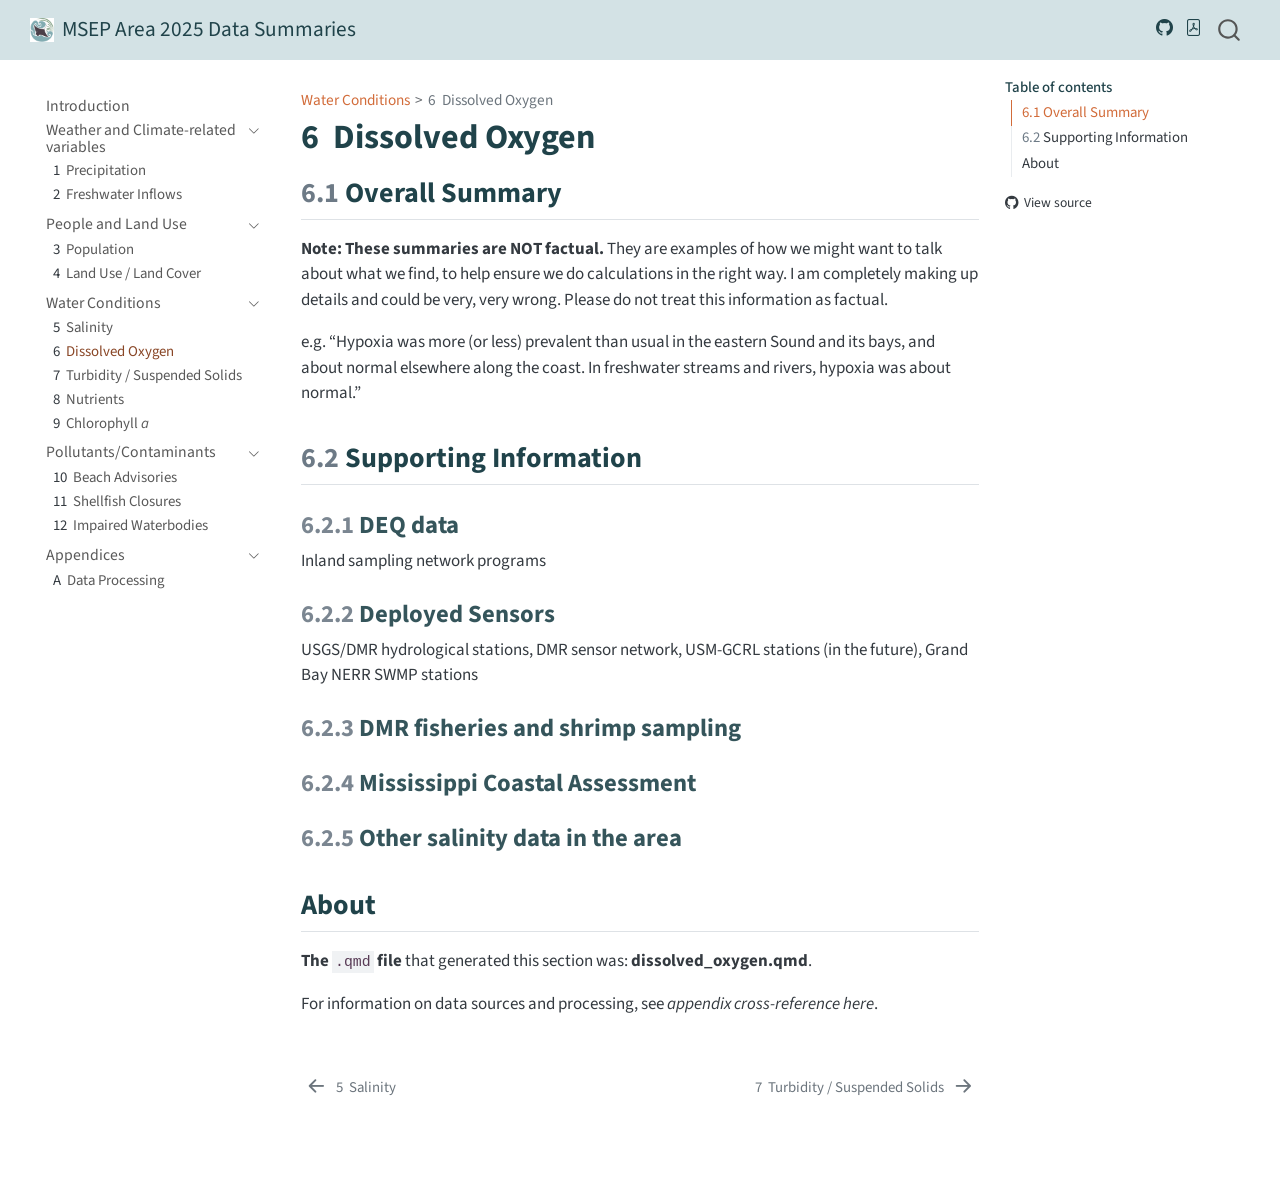
<file: _book/dissolved_oxygen.html>
<!DOCTYPE html>
<html xmlns="http://www.w3.org/1999/xhtml" lang="en" xml:lang="en"><head>

<meta charset="utf-8">
<meta name="generator" content="quarto-1.8.27">

<meta name="viewport" content="width=device-width, initial-scale=1.0, user-scalable=yes">


<title>6&nbsp; Dissolved Oxygen – MSEP Area 2025 Data Summaries</title>
<style>
code{white-space: pre-wrap;}
span.smallcaps{font-variant: small-caps;}
div.columns{display: flex; gap: min(4vw, 1.5em);}
div.column{flex: auto; overflow-x: auto;}
div.hanging-indent{margin-left: 1.5em; text-indent: -1.5em;}
ul.task-list{list-style: none;}
ul.task-list li input[type="checkbox"] {
  width: 0.8em;
  margin: 0 0.8em 0.2em -1em; /* quarto-specific, see https://github.com/quarto-dev/quarto-cli/issues/4556 */ 
  vertical-align: middle;
}
</style>


<script src="site_libs/quarto-nav/quarto-nav.js"></script>
<script src="site_libs/quarto-nav/headroom.min.js"></script>
<script src="site_libs/clipboard/clipboard.min.js"></script>
<script src="site_libs/quarto-search/autocomplete.umd.js"></script>
<script src="site_libs/quarto-search/fuse.min.js"></script>
<script src="site_libs/quarto-search/quarto-search.js"></script>
<meta name="quarto:offset" content="./">
<link href="./turb_tss.html" rel="next">
<link href="./salinity.html" rel="prev">
<script src="site_libs/quarto-html/quarto.js" type="module"></script>
<script src="site_libs/quarto-html/tabsets/tabsets.js" type="module"></script>
<script src="site_libs/quarto-html/axe/axe-check.js" type="module"></script>
<script src="site_libs/quarto-html/popper.min.js"></script>
<script src="site_libs/quarto-html/tippy.umd.min.js"></script>
<script src="site_libs/quarto-html/anchor.min.js"></script>
<link href="site_libs/quarto-html/tippy.css" rel="stylesheet">
<link href="site_libs/quarto-html/quarto-syntax-highlighting-ed96de9b727972fe78a7b5d16c58bf87.css" rel="stylesheet" class="quarto-color-scheme" id="quarto-text-highlighting-styles">
<link href="site_libs/quarto-html/quarto-syntax-highlighting-dark-4d9afe2b8d18ee9fa5d0d57b5ed4214d.css" rel="stylesheet" class="quarto-color-scheme quarto-color-alternate" id="quarto-text-highlighting-styles">
<link href="site_libs/quarto-html/quarto-syntax-highlighting-ed96de9b727972fe78a7b5d16c58bf87.css" rel="stylesheet" class="quarto-color-scheme-extra" id="quarto-text-highlighting-styles">
<script src="site_libs/bootstrap/bootstrap.min.js"></script>
<link href="site_libs/bootstrap/bootstrap-icons.css" rel="stylesheet">
<link href="site_libs/bootstrap/bootstrap-bed1615155f68655ef6938729c0dc1a2.min.css" rel="stylesheet" append-hash="true" class="quarto-color-scheme" id="quarto-bootstrap" data-mode="light">
<link href="site_libs/bootstrap/bootstrap-dark-bed1615155f68655ef6938729c0dc1a2.min.css" rel="stylesheet" append-hash="true" class="quarto-color-scheme quarto-color-alternate" id="quarto-bootstrap" data-mode="light">
<link href="site_libs/bootstrap/bootstrap-bed1615155f68655ef6938729c0dc1a2.min.css" rel="stylesheet" append-hash="true" class="quarto-color-scheme-extra" id="quarto-bootstrap" data-mode="light">
<script id="quarto-search-options" type="application/json">{
  "location": "navbar",
  "copy-button": false,
  "collapse-after": 3,
  "panel-placement": "end",
  "type": "overlay",
  "limit": 50,
  "keyboard-shortcut": [
    "f",
    "/",
    "s"
  ],
  "show-item-context": false,
  "language": {
    "search-no-results-text": "No results",
    "search-matching-documents-text": "matching documents",
    "search-copy-link-title": "Copy link to search",
    "search-hide-matches-text": "Hide additional matches",
    "search-more-match-text": "more match in this document",
    "search-more-matches-text": "more matches in this document",
    "search-clear-button-title": "Clear",
    "search-text-placeholder": "",
    "search-detached-cancel-button-title": "Cancel",
    "search-submit-button-title": "Submit",
    "search-label": "Search"
  }
}</script>


<link rel="stylesheet" href="custom.css">
</head>

<body class="nav-sidebar floating nav-fixed quarto-light">

<div id="quarto-search-results"></div>
  <header id="quarto-header" class="headroom fixed-top">
    <nav class="navbar navbar-expand-lg " data-bs-theme="dark">
      <div class="navbar-container container-fluid">
      <div class="navbar-brand-container mx-auto">
    <a href="./index.html" class="navbar-brand navbar-brand-logo">
    <img src="./MSEP-logo2.png" alt="" class="navbar-logo light-content">
    <img src="./MSEP-logo2.png" alt="" class="navbar-logo dark-content">
    </a>
    <a class="navbar-brand" href="./index.html">
    <span class="navbar-title">MSEP Area 2025 Data Summaries</span>
    </a>
  </div>
        <div class="quarto-navbar-tools tools-end">
    <a href="https://github.com/CMEP-MS/msep_2025dataSummary" title="Source Code" class="quarto-navigation-tool px-1" aria-label="Source Code"><i class="bi bi-github"></i></a>
    <a href="./MSEP-Area-2025-Data-Summaries.pdf" title="Download PDF" class="quarto-navigation-tool px-1" aria-label="Download PDF"><i class="bi bi-file-pdf"></i></a>
</div>
          <div id="quarto-search" class="" title="Search"></div>
      </div> <!-- /container-fluid -->
    </nav>
  <nav class="quarto-secondary-nav">
    <div class="container-fluid d-flex">
      <button type="button" class="quarto-btn-toggle btn" data-bs-toggle="collapse" role="button" data-bs-target=".quarto-sidebar-collapse-item" aria-controls="quarto-sidebar" aria-expanded="false" aria-label="Toggle sidebar navigation" onclick="if (window.quartoToggleHeadroom) { window.quartoToggleHeadroom(); }">
        <i class="bi bi-layout-text-sidebar-reverse"></i>
      </button>
        <nav class="quarto-page-breadcrumbs" aria-label="breadcrumb"><ol class="breadcrumb"><li class="breadcrumb-item"><a href="./salinity.html">Water Conditions</a></li><li class="breadcrumb-item"><a href="./dissolved_oxygen.html"><span class="chapter-number">6</span>&nbsp; <span class="chapter-title">Dissolved Oxygen</span></a></li></ol></nav>
        <a class="flex-grow-1" role="navigation" data-bs-toggle="collapse" data-bs-target=".quarto-sidebar-collapse-item" aria-controls="quarto-sidebar" aria-expanded="false" aria-label="Toggle sidebar navigation" onclick="if (window.quartoToggleHeadroom) { window.quartoToggleHeadroom(); }">      
        </a>
    </div>
  </nav>
</header>
<!-- content -->
<div id="quarto-content" class="quarto-container page-columns page-rows-contents page-layout-article page-navbar">
<!-- sidebar -->
  <nav id="quarto-sidebar" class="sidebar collapse collapse-horizontal quarto-sidebar-collapse-item sidebar-navigation floating overflow-auto">
    <div class="sidebar-menu-container"> 
    <ul class="list-unstyled mt-1">
        <li class="sidebar-item">
  <div class="sidebar-item-container"> 
  <a href="./index.html" class="sidebar-item-text sidebar-link">
 <span class="menu-text">Introduction</span></a>
  </div>
</li>
        <li class="sidebar-item sidebar-item-section">
      <div class="sidebar-item-container"> 
            <a class="sidebar-item-text sidebar-link text-start" data-bs-toggle="collapse" data-bs-target="#quarto-sidebar-section-1" role="navigation" aria-expanded="true">
 <span class="menu-text">Weather and Climate-related variables</span></a>
          <a class="sidebar-item-toggle text-start" data-bs-toggle="collapse" data-bs-target="#quarto-sidebar-section-1" role="navigation" aria-expanded="true" aria-label="Toggle section">
            <i class="bi bi-chevron-right ms-2"></i>
          </a> 
      </div>
      <ul id="quarto-sidebar-section-1" class="collapse list-unstyled sidebar-section depth1 show">  
          <li class="sidebar-item">
  <div class="sidebar-item-container"> 
  <a href="./precipitation.html" class="sidebar-item-text sidebar-link">
 <span class="menu-text"><span class="chapter-number">1</span>&nbsp; <span class="chapter-title">Precipitation</span></span></a>
  </div>
</li>
          <li class="sidebar-item">
  <div class="sidebar-item-container"> 
  <a href="./freshwater_inflows.html" class="sidebar-item-text sidebar-link">
 <span class="menu-text"><span class="chapter-number">2</span>&nbsp; <span class="chapter-title">Freshwater Inflows</span></span></a>
  </div>
</li>
      </ul>
  </li>
        <li class="sidebar-item sidebar-item-section">
      <div class="sidebar-item-container"> 
            <a class="sidebar-item-text sidebar-link text-start" data-bs-toggle="collapse" data-bs-target="#quarto-sidebar-section-2" role="navigation" aria-expanded="true">
 <span class="menu-text">People and Land Use</span></a>
          <a class="sidebar-item-toggle text-start" data-bs-toggle="collapse" data-bs-target="#quarto-sidebar-section-2" role="navigation" aria-expanded="true" aria-label="Toggle section">
            <i class="bi bi-chevron-right ms-2"></i>
          </a> 
      </div>
      <ul id="quarto-sidebar-section-2" class="collapse list-unstyled sidebar-section depth1 show">  
          <li class="sidebar-item">
  <div class="sidebar-item-container"> 
  <a href="./population.html" class="sidebar-item-text sidebar-link">
 <span class="menu-text"><span class="chapter-number">3</span>&nbsp; <span class="chapter-title">Population</span></span></a>
  </div>
</li>
          <li class="sidebar-item">
  <div class="sidebar-item-container"> 
  <a href="./landuse_landcover.html" class="sidebar-item-text sidebar-link">
 <span class="menu-text"><span class="chapter-number">4</span>&nbsp; <span class="chapter-title">Land Use / Land Cover</span></span></a>
  </div>
</li>
      </ul>
  </li>
        <li class="sidebar-item sidebar-item-section">
      <div class="sidebar-item-container"> 
            <a class="sidebar-item-text sidebar-link text-start" data-bs-toggle="collapse" data-bs-target="#quarto-sidebar-section-3" role="navigation" aria-expanded="true">
 <span class="menu-text">Water Conditions</span></a>
          <a class="sidebar-item-toggle text-start" data-bs-toggle="collapse" data-bs-target="#quarto-sidebar-section-3" role="navigation" aria-expanded="true" aria-label="Toggle section">
            <i class="bi bi-chevron-right ms-2"></i>
          </a> 
      </div>
      <ul id="quarto-sidebar-section-3" class="collapse list-unstyled sidebar-section depth1 show">  
          <li class="sidebar-item">
  <div class="sidebar-item-container"> 
  <a href="./salinity.html" class="sidebar-item-text sidebar-link">
 <span class="menu-text"><span class="chapter-number">5</span>&nbsp; <span class="chapter-title">Salinity</span></span></a>
  </div>
</li>
          <li class="sidebar-item">
  <div class="sidebar-item-container"> 
  <a href="./dissolved_oxygen.html" class="sidebar-item-text sidebar-link active">
 <span class="menu-text"><span class="chapter-number">6</span>&nbsp; <span class="chapter-title">Dissolved Oxygen</span></span></a>
  </div>
</li>
          <li class="sidebar-item">
  <div class="sidebar-item-container"> 
  <a href="./turb_tss.html" class="sidebar-item-text sidebar-link">
 <span class="menu-text"><span class="chapter-number">7</span>&nbsp; <span class="chapter-title">Turbidity / Suspended Solids</span></span></a>
  </div>
</li>
          <li class="sidebar-item">
  <div class="sidebar-item-container"> 
  <a href="./nutrients.html" class="sidebar-item-text sidebar-link">
 <span class="menu-text"><span class="chapter-number">8</span>&nbsp; <span class="chapter-title">Nutrients</span></span></a>
  </div>
</li>
          <li class="sidebar-item">
  <div class="sidebar-item-container"> 
  <a href="./chla.html" class="sidebar-item-text sidebar-link">
 <span class="menu-text"><span class="chapter-number">9</span>&nbsp; <span class="chapter-title">Chlorophyll <em>a</em></span></span></a>
  </div>
</li>
      </ul>
  </li>
        <li class="sidebar-item sidebar-item-section">
      <div class="sidebar-item-container"> 
            <a class="sidebar-item-text sidebar-link text-start" data-bs-toggle="collapse" data-bs-target="#quarto-sidebar-section-4" role="navigation" aria-expanded="true">
 <span class="menu-text">Pollutants/Contaminants</span></a>
          <a class="sidebar-item-toggle text-start" data-bs-toggle="collapse" data-bs-target="#quarto-sidebar-section-4" role="navigation" aria-expanded="true" aria-label="Toggle section">
            <i class="bi bi-chevron-right ms-2"></i>
          </a> 
      </div>
      <ul id="quarto-sidebar-section-4" class="collapse list-unstyled sidebar-section depth1 show">  
          <li class="sidebar-item">
  <div class="sidebar-item-container"> 
  <a href="./beach_advisories.html" class="sidebar-item-text sidebar-link">
 <span class="menu-text"><span class="chapter-number">10</span>&nbsp; <span class="chapter-title">Beach Advisories</span></span></a>
  </div>
</li>
          <li class="sidebar-item">
  <div class="sidebar-item-container"> 
  <a href="./shellfish_closures.html" class="sidebar-item-text sidebar-link">
 <span class="menu-text"><span class="chapter-number">11</span>&nbsp; <span class="chapter-title">Shellfish Closures</span></span></a>
  </div>
</li>
          <li class="sidebar-item">
  <div class="sidebar-item-container"> 
  <a href="./impaired_waterbodies.html" class="sidebar-item-text sidebar-link">
 <span class="menu-text"><span class="chapter-number">12</span>&nbsp; <span class="chapter-title">Impaired Waterbodies</span></span></a>
  </div>
</li>
      </ul>
  </li>
        <li class="sidebar-item sidebar-item-section">
      <div class="sidebar-item-container"> 
            <a class="sidebar-item-text sidebar-link text-start" data-bs-toggle="collapse" data-bs-target="#quarto-sidebar-section-5" role="navigation" aria-expanded="true">
 <span class="menu-text">Appendices</span></a>
          <a class="sidebar-item-toggle text-start" data-bs-toggle="collapse" data-bs-target="#quarto-sidebar-section-5" role="navigation" aria-expanded="true" aria-label="Toggle section">
            <i class="bi bi-chevron-right ms-2"></i>
          </a> 
      </div>
      <ul id="quarto-sidebar-section-5" class="collapse list-unstyled sidebar-section depth1 show">  
          <li class="sidebar-item">
  <div class="sidebar-item-container"> 
  <a href="./data_processing.html" class="sidebar-item-text sidebar-link">
 <span class="menu-text"><span class="chapter-number">A</span>&nbsp; <span class="chapter-title">Data Processing</span></span></a>
  </div>
</li>
      </ul>
  </li>
    </ul>
    </div>
</nav>
<div id="quarto-sidebar-glass" class="quarto-sidebar-collapse-item" data-bs-toggle="collapse" data-bs-target=".quarto-sidebar-collapse-item"></div>
<!-- margin-sidebar -->
    <div id="quarto-margin-sidebar" class="sidebar margin-sidebar">
        <nav id="TOC" role="doc-toc" class="toc-active">
    <h2 id="toc-title">Table of contents</h2>
   
  <ul>
  <li><a href="#overall-summary" id="toc-overall-summary" class="nav-link active" data-scroll-target="#overall-summary"><span class="header-section-number">6.1</span> Overall Summary</a></li>
  <li><a href="#supporting-information" id="toc-supporting-information" class="nav-link" data-scroll-target="#supporting-information"><span class="header-section-number">6.2</span> Supporting Information</a>
  <ul class="collapse">
  <li><a href="#deq-data" id="toc-deq-data" class="nav-link" data-scroll-target="#deq-data"><span class="header-section-number">6.2.1</span> DEQ data</a></li>
  <li><a href="#deployed-sensors" id="toc-deployed-sensors" class="nav-link" data-scroll-target="#deployed-sensors"><span class="header-section-number">6.2.2</span> Deployed Sensors</a></li>
  <li><a href="#dmr-fisheries-and-shrimp-sampling" id="toc-dmr-fisheries-and-shrimp-sampling" class="nav-link" data-scroll-target="#dmr-fisheries-and-shrimp-sampling"><span class="header-section-number">6.2.3</span> DMR fisheries and shrimp sampling</a></li>
  <li><a href="#mississippi-coastal-assessment" id="toc-mississippi-coastal-assessment" class="nav-link" data-scroll-target="#mississippi-coastal-assessment"><span class="header-section-number">6.2.4</span> Mississippi Coastal Assessment</a></li>
  <li><a href="#other-salinity-data-in-the-area" id="toc-other-salinity-data-in-the-area" class="nav-link" data-scroll-target="#other-salinity-data-in-the-area"><span class="header-section-number">6.2.5</span> Other salinity data in the area</a></li>
  </ul></li>
  <li><a href="#about" id="toc-about" class="nav-link" data-scroll-target="#about">About</a></li>
  </ul>
<div class="toc-actions"><ul><li><a href="https://github.com/CMEP-MS/msep_2025dataSummary/blob/main/dissolved_oxygen.qmd" target="_blank" class="toc-action"><i class="bi bi-github"></i>View source</a></li></ul></div></nav>
    </div>
<!-- main -->
<main class="content" id="quarto-document-content">

<header id="title-block-header" class="quarto-title-block default"><nav class="quarto-page-breadcrumbs quarto-title-breadcrumbs d-none d-lg-block" aria-label="breadcrumb"><ol class="breadcrumb"><li class="breadcrumb-item"><a href="./salinity.html">Water Conditions</a></li><li class="breadcrumb-item"><a href="./dissolved_oxygen.html"><span class="chapter-number">6</span>&nbsp; <span class="chapter-title">Dissolved Oxygen</span></a></li></ol></nav>
<div class="quarto-title">
<h1 class="title"><span id="sec-dissolvedoxygen" class="quarto-section-identifier"><span class="chapter-number">6</span>&nbsp; <span class="chapter-title">Dissolved Oxygen</span></span></h1>
</div>



<div class="quarto-title-meta">

    
  
    
  </div>
  


</header>


<section id="overall-summary" class="level2" data-number="6.1">
<h2 data-number="6.1" class="anchored" data-anchor-id="overall-summary"><span class="header-section-number">6.1</span> Overall Summary</h2>
<p><strong>Note: These summaries are NOT factual.</strong> They are examples of how we might want to talk about what we find, to help ensure we do calculations in the right way. I am completely making up details and could be very, very wrong. Please do not treat this information as factual.</p>
<p>e.g.&nbsp;“Hypoxia was more (or less) prevalent than usual in the eastern Sound and its bays, and about normal elsewhere along the coast. In freshwater streams and rivers, hypoxia was about normal.”</p>
</section>
<section id="supporting-information" class="level2" data-number="6.2">
<h2 data-number="6.2" class="anchored" data-anchor-id="supporting-information"><span class="header-section-number">6.2</span> Supporting Information</h2>
<section id="deq-data" class="level3" data-number="6.2.1">
<h3 data-number="6.2.1" class="anchored" data-anchor-id="deq-data"><span class="header-section-number">6.2.1</span> DEQ data</h3>
<p>Inland sampling network programs</p>
</section>
<section id="deployed-sensors" class="level3" data-number="6.2.2">
<h3 data-number="6.2.2" class="anchored" data-anchor-id="deployed-sensors"><span class="header-section-number">6.2.2</span> Deployed Sensors</h3>
<p>USGS/DMR hydrological stations, DMR sensor network, USM-GCRL stations (in the future), Grand Bay NERR SWMP stations</p>
</section>
<section id="dmr-fisheries-and-shrimp-sampling" class="level3" data-number="6.2.3">
<h3 data-number="6.2.3" class="anchored" data-anchor-id="dmr-fisheries-and-shrimp-sampling"><span class="header-section-number">6.2.3</span> DMR fisheries and shrimp sampling</h3>
</section>
<section id="mississippi-coastal-assessment" class="level3" data-number="6.2.4">
<h3 data-number="6.2.4" class="anchored" data-anchor-id="mississippi-coastal-assessment"><span class="header-section-number">6.2.4</span> Mississippi Coastal Assessment</h3>
</section>
<section id="other-salinity-data-in-the-area" class="level3" data-number="6.2.5">
<h3 data-number="6.2.5" class="anchored" data-anchor-id="other-salinity-data-in-the-area"><span class="header-section-number">6.2.5</span> Other salinity data in the area</h3>
</section>
</section>
<section id="about" class="level2 unnumbered">
<h2 class="unnumbered anchored" data-anchor-id="about">About</h2>
<p><strong>The <code>.qmd</code> file</strong> that generated this section was: <strong>dissolved_oxygen.qmd</strong>.</p>
<p>For information on data sources and processing, see <em>appendix cross-reference here</em>.</p>


</section>

</main> <!-- /main -->
<script id="quarto-html-after-body" type="application/javascript">
  window.document.addEventListener("DOMContentLoaded", function (event) {
    const icon = "";
    const anchorJS = new window.AnchorJS();
    anchorJS.options = {
      placement: 'right',
      icon: icon
    };
    anchorJS.add('.anchored');
    const isCodeAnnotation = (el) => {
      for (const clz of el.classList) {
        if (clz.startsWith('code-annotation-')) {                     
          return true;
        }
      }
      return false;
    }
    const onCopySuccess = function(e) {
      // button target
      const button = e.trigger;
      // don't keep focus
      button.blur();
      // flash "checked"
      button.classList.add('code-copy-button-checked');
      var currentTitle = button.getAttribute("title");
      button.setAttribute("title", "Copied!");
      let tooltip;
      if (window.bootstrap) {
        button.setAttribute("data-bs-toggle", "tooltip");
        button.setAttribute("data-bs-placement", "left");
        button.setAttribute("data-bs-title", "Copied!");
        tooltip = new bootstrap.Tooltip(button, 
          { trigger: "manual", 
            customClass: "code-copy-button-tooltip",
            offset: [0, -8]});
        tooltip.show();    
      }
      setTimeout(function() {
        if (tooltip) {
          tooltip.hide();
          button.removeAttribute("data-bs-title");
          button.removeAttribute("data-bs-toggle");
          button.removeAttribute("data-bs-placement");
        }
        button.setAttribute("title", currentTitle);
        button.classList.remove('code-copy-button-checked');
      }, 1000);
      // clear code selection
      e.clearSelection();
    }
    const getTextToCopy = function(trigger) {
      const outerScaffold = trigger.parentElement.cloneNode(true);
      const codeEl = outerScaffold.querySelector('code');
      for (const childEl of codeEl.children) {
        if (isCodeAnnotation(childEl)) {
          childEl.remove();
        }
      }
      return codeEl.innerText;
    }
    const clipboard = new window.ClipboardJS('.code-copy-button:not([data-in-quarto-modal])', {
      text: getTextToCopy
    });
    clipboard.on('success', onCopySuccess);
    if (window.document.getElementById('quarto-embedded-source-code-modal')) {
      const clipboardModal = new window.ClipboardJS('.code-copy-button[data-in-quarto-modal]', {
        text: getTextToCopy,
        container: window.document.getElementById('quarto-embedded-source-code-modal')
      });
      clipboardModal.on('success', onCopySuccess);
    }
      var localhostRegex = new RegExp(/^(?:http|https):\/\/localhost\:?[0-9]*\//);
      var mailtoRegex = new RegExp(/^mailto:/);
        var filterRegex = new RegExp('/' + window.location.host + '/');
      var isInternal = (href) => {
          return filterRegex.test(href) || localhostRegex.test(href) || mailtoRegex.test(href);
      }
      // Inspect non-navigation links and adorn them if external
     var links = window.document.querySelectorAll('a[href]:not(.nav-link):not(.navbar-brand):not(.toc-action):not(.sidebar-link):not(.sidebar-item-toggle):not(.pagination-link):not(.no-external):not([aria-hidden]):not(.dropdown-item):not(.quarto-navigation-tool):not(.about-link)');
      for (var i=0; i<links.length; i++) {
        const link = links[i];
        if (!isInternal(link.href)) {
          // undo the damage that might have been done by quarto-nav.js in the case of
          // links that we want to consider external
          if (link.dataset.originalHref !== undefined) {
            link.href = link.dataset.originalHref;
          }
        }
      }
    function tippyHover(el, contentFn, onTriggerFn, onUntriggerFn) {
      const config = {
        allowHTML: true,
        maxWidth: 500,
        delay: 100,
        arrow: false,
        appendTo: function(el) {
            return el.parentElement;
        },
        interactive: true,
        interactiveBorder: 10,
        theme: 'quarto',
        placement: 'bottom-start',
      };
      if (contentFn) {
        config.content = contentFn;
      }
      if (onTriggerFn) {
        config.onTrigger = onTriggerFn;
      }
      if (onUntriggerFn) {
        config.onUntrigger = onUntriggerFn;
      }
      window.tippy(el, config); 
    }
    const noterefs = window.document.querySelectorAll('a[role="doc-noteref"]');
    for (var i=0; i<noterefs.length; i++) {
      const ref = noterefs[i];
      tippyHover(ref, function() {
        // use id or data attribute instead here
        let href = ref.getAttribute('data-footnote-href') || ref.getAttribute('href');
        try { href = new URL(href).hash; } catch {}
        const id = href.replace(/^#\/?/, "");
        const note = window.document.getElementById(id);
        if (note) {
          return note.innerHTML;
        } else {
          return "";
        }
      });
    }
    const xrefs = window.document.querySelectorAll('a.quarto-xref');
    const processXRef = (id, note) => {
      // Strip column container classes
      const stripColumnClz = (el) => {
        el.classList.remove("page-full", "page-columns");
        if (el.children) {
          for (const child of el.children) {
            stripColumnClz(child);
          }
        }
      }
      stripColumnClz(note)
      if (id === null || id.startsWith('sec-')) {
        // Special case sections, only their first couple elements
        const container = document.createElement("div");
        if (note.children && note.children.length > 2) {
          container.appendChild(note.children[0].cloneNode(true));
          for (let i = 1; i < note.children.length; i++) {
            const child = note.children[i];
            if (child.tagName === "P" && child.innerText === "") {
              continue;
            } else {
              container.appendChild(child.cloneNode(true));
              break;
            }
          }
          if (window.Quarto?.typesetMath) {
            window.Quarto.typesetMath(container);
          }
          return container.innerHTML
        } else {
          if (window.Quarto?.typesetMath) {
            window.Quarto.typesetMath(note);
          }
          return note.innerHTML;
        }
      } else {
        // Remove any anchor links if they are present
        const anchorLink = note.querySelector('a.anchorjs-link');
        if (anchorLink) {
          anchorLink.remove();
        }
        if (window.Quarto?.typesetMath) {
          window.Quarto.typesetMath(note);
        }
        if (note.classList.contains("callout")) {
          return note.outerHTML;
        } else {
          return note.innerHTML;
        }
      }
    }
    for (var i=0; i<xrefs.length; i++) {
      const xref = xrefs[i];
      tippyHover(xref, undefined, function(instance) {
        instance.disable();
        let url = xref.getAttribute('href');
        let hash = undefined; 
        if (url.startsWith('#')) {
          hash = url;
        } else {
          try { hash = new URL(url).hash; } catch {}
        }
        if (hash) {
          const id = hash.replace(/^#\/?/, "");
          const note = window.document.getElementById(id);
          if (note !== null) {
            try {
              const html = processXRef(id, note.cloneNode(true));
              instance.setContent(html);
            } finally {
              instance.enable();
              instance.show();
            }
          } else {
            // See if we can fetch this
            fetch(url.split('#')[0])
            .then(res => res.text())
            .then(html => {
              const parser = new DOMParser();
              const htmlDoc = parser.parseFromString(html, "text/html");
              const note = htmlDoc.getElementById(id);
              if (note !== null) {
                const html = processXRef(id, note);
                instance.setContent(html);
              } 
            }).finally(() => {
              instance.enable();
              instance.show();
            });
          }
        } else {
          // See if we can fetch a full url (with no hash to target)
          // This is a special case and we should probably do some content thinning / targeting
          fetch(url)
          .then(res => res.text())
          .then(html => {
            const parser = new DOMParser();
            const htmlDoc = parser.parseFromString(html, "text/html");
            const note = htmlDoc.querySelector('main.content');
            if (note !== null) {
              // This should only happen for chapter cross references
              // (since there is no id in the URL)
              // remove the first header
              if (note.children.length > 0 && note.children[0].tagName === "HEADER") {
                note.children[0].remove();
              }
              const html = processXRef(null, note);
              instance.setContent(html);
            } 
          }).finally(() => {
            instance.enable();
            instance.show();
          });
        }
      }, function(instance) {
      });
    }
        let selectedAnnoteEl;
        const selectorForAnnotation = ( cell, annotation) => {
          let cellAttr = 'data-code-cell="' + cell + '"';
          let lineAttr = 'data-code-annotation="' +  annotation + '"';
          const selector = 'span[' + cellAttr + '][' + lineAttr + ']';
          return selector;
        }
        const selectCodeLines = (annoteEl) => {
          const doc = window.document;
          const targetCell = annoteEl.getAttribute("data-target-cell");
          const targetAnnotation = annoteEl.getAttribute("data-target-annotation");
          const annoteSpan = window.document.querySelector(selectorForAnnotation(targetCell, targetAnnotation));
          const lines = annoteSpan.getAttribute("data-code-lines").split(",");
          const lineIds = lines.map((line) => {
            return targetCell + "-" + line;
          })
          let top = null;
          let height = null;
          let parent = null;
          if (lineIds.length > 0) {
              //compute the position of the single el (top and bottom and make a div)
              const el = window.document.getElementById(lineIds[0]);
              top = el.offsetTop;
              height = el.offsetHeight;
              parent = el.parentElement.parentElement;
            if (lineIds.length > 1) {
              const lastEl = window.document.getElementById(lineIds[lineIds.length - 1]);
              const bottom = lastEl.offsetTop + lastEl.offsetHeight;
              height = bottom - top;
            }
            if (top !== null && height !== null && parent !== null) {
              // cook up a div (if necessary) and position it 
              let div = window.document.getElementById("code-annotation-line-highlight");
              if (div === null) {
                div = window.document.createElement("div");
                div.setAttribute("id", "code-annotation-line-highlight");
                div.style.position = 'absolute';
                parent.appendChild(div);
              }
              div.style.top = top - 2 + "px";
              div.style.height = height + 4 + "px";
              div.style.left = 0;
              let gutterDiv = window.document.getElementById("code-annotation-line-highlight-gutter");
              if (gutterDiv === null) {
                gutterDiv = window.document.createElement("div");
                gutterDiv.setAttribute("id", "code-annotation-line-highlight-gutter");
                gutterDiv.style.position = 'absolute';
                const codeCell = window.document.getElementById(targetCell);
                const gutter = codeCell.querySelector('.code-annotation-gutter');
                gutter.appendChild(gutterDiv);
              }
              gutterDiv.style.top = top - 2 + "px";
              gutterDiv.style.height = height + 4 + "px";
            }
            selectedAnnoteEl = annoteEl;
          }
        };
        const unselectCodeLines = () => {
          const elementsIds = ["code-annotation-line-highlight", "code-annotation-line-highlight-gutter"];
          elementsIds.forEach((elId) => {
            const div = window.document.getElementById(elId);
            if (div) {
              div.remove();
            }
          });
          selectedAnnoteEl = undefined;
        };
          // Handle positioning of the toggle
      window.addEventListener(
        "resize",
        throttle(() => {
          elRect = undefined;
          if (selectedAnnoteEl) {
            selectCodeLines(selectedAnnoteEl);
          }
        }, 10)
      );
      function throttle(fn, ms) {
      let throttle = false;
      let timer;
        return (...args) => {
          if(!throttle) { // first call gets through
              fn.apply(this, args);
              throttle = true;
          } else { // all the others get throttled
              if(timer) clearTimeout(timer); // cancel #2
              timer = setTimeout(() => {
                fn.apply(this, args);
                timer = throttle = false;
              }, ms);
          }
        };
      }
        // Attach click handler to the DT
        const annoteDls = window.document.querySelectorAll('dt[data-target-cell]');
        for (const annoteDlNode of annoteDls) {
          annoteDlNode.addEventListener('click', (event) => {
            const clickedEl = event.target;
            if (clickedEl !== selectedAnnoteEl) {
              unselectCodeLines();
              const activeEl = window.document.querySelector('dt[data-target-cell].code-annotation-active');
              if (activeEl) {
                activeEl.classList.remove('code-annotation-active');
              }
              selectCodeLines(clickedEl);
              clickedEl.classList.add('code-annotation-active');
            } else {
              // Unselect the line
              unselectCodeLines();
              clickedEl.classList.remove('code-annotation-active');
            }
          });
        }
    const findCites = (el) => {
      const parentEl = el.parentElement;
      if (parentEl) {
        const cites = parentEl.dataset.cites;
        if (cites) {
          return {
            el,
            cites: cites.split(' ')
          };
        } else {
          return findCites(el.parentElement)
        }
      } else {
        return undefined;
      }
    };
    var bibliorefs = window.document.querySelectorAll('a[role="doc-biblioref"]');
    for (var i=0; i<bibliorefs.length; i++) {
      const ref = bibliorefs[i];
      const citeInfo = findCites(ref);
      if (citeInfo) {
        tippyHover(citeInfo.el, function() {
          var popup = window.document.createElement('div');
          citeInfo.cites.forEach(function(cite) {
            var citeDiv = window.document.createElement('div');
            citeDiv.classList.add('hanging-indent');
            citeDiv.classList.add('csl-entry');
            var biblioDiv = window.document.getElementById('ref-' + cite);
            if (biblioDiv) {
              citeDiv.innerHTML = biblioDiv.innerHTML;
            }
            popup.appendChild(citeDiv);
          });
          return popup.innerHTML;
        });
      }
    }
  });
  </script>
<nav class="page-navigation">
  <div class="nav-page nav-page-previous">
      <a href="./salinity.html" class="pagination-link" aria-label="Salinity">
        <i class="bi bi-arrow-left-short"></i> <span class="nav-page-text"><span class="chapter-number">5</span>&nbsp; <span class="chapter-title">Salinity</span></span>
      </a>          
  </div>
  <div class="nav-page nav-page-next">
      <a href="./turb_tss.html" class="pagination-link" aria-label="Turbidity / Suspended Solids">
        <span class="nav-page-text"><span class="chapter-number">7</span>&nbsp; <span class="chapter-title">Turbidity / Suspended Solids</span></span> <i class="bi bi-arrow-right-short"></i>
      </a>
  </div>
</nav>
</div> <!-- /content -->




<footer class="footer"><div class="nav-footer"><div class="nav-footer-center"><div class="toc-actions d-sm-block d-md-none"><ul><li><a href="https://github.com/CMEP-MS/msep_2025dataSummary/blob/main/dissolved_oxygen.qmd" target="_blank" class="toc-action"><i class="bi bi-github"></i>View source</a></li></ul></div></div></div></footer></body></html>
</file>
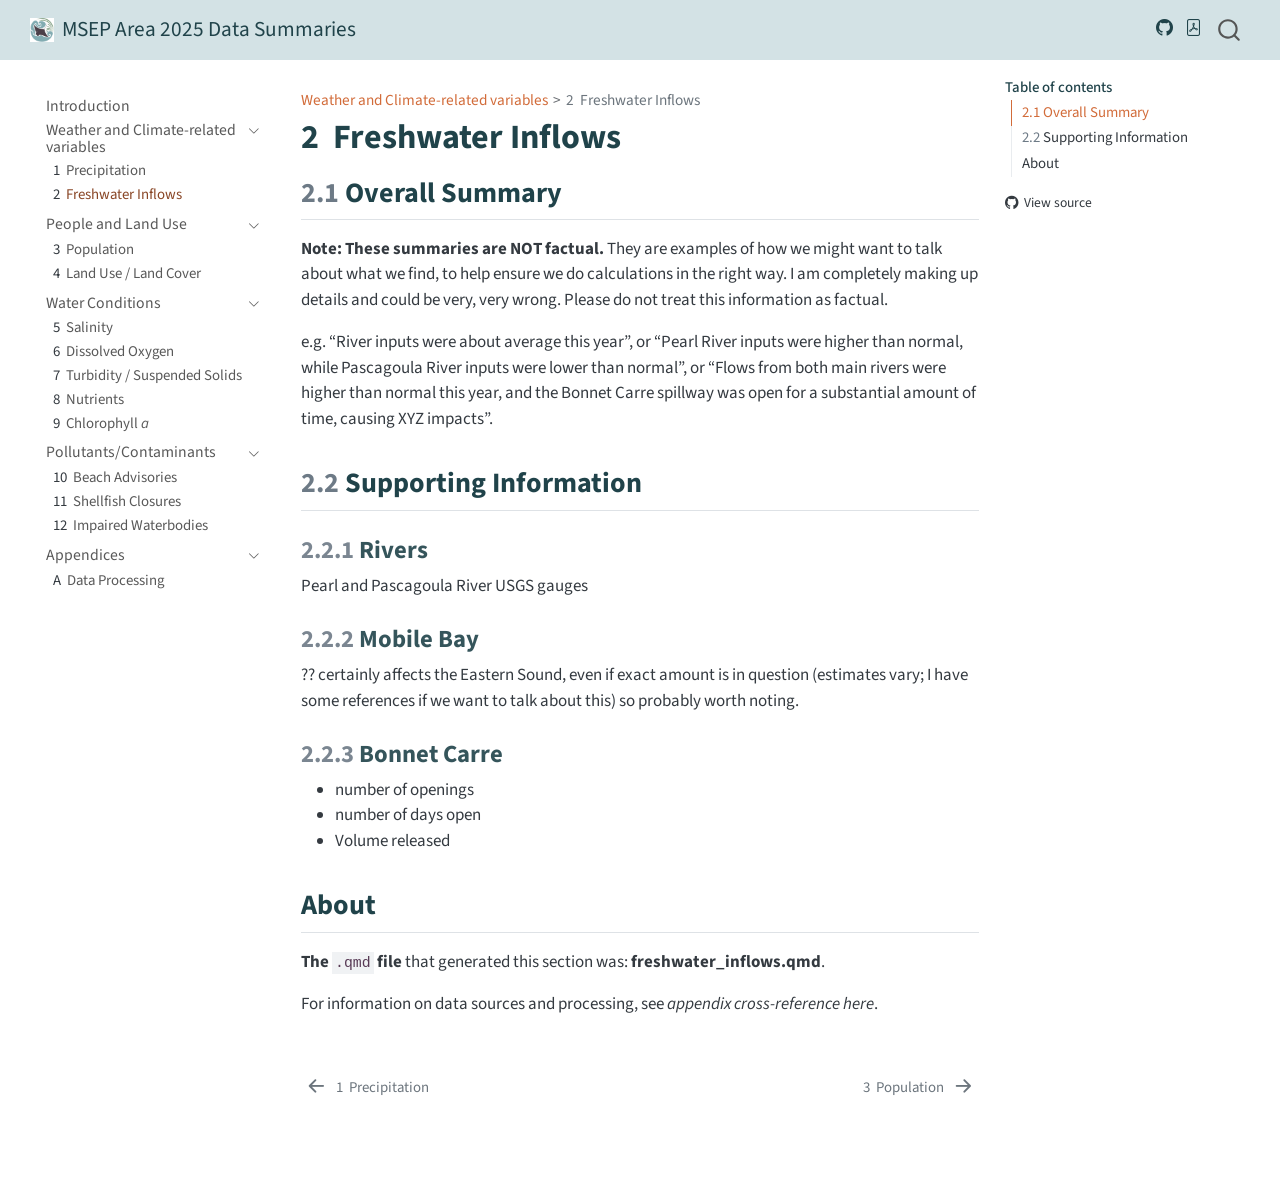
<file: _book/freshwater_inflows.html>
<!DOCTYPE html>
<html xmlns="http://www.w3.org/1999/xhtml" lang="en" xml:lang="en"><head>

<meta charset="utf-8">
<meta name="generator" content="quarto-1.8.27">

<meta name="viewport" content="width=device-width, initial-scale=1.0, user-scalable=yes">


<title>2&nbsp; Freshwater Inflows – MSEP Area 2025 Data Summaries</title>
<style>
code{white-space: pre-wrap;}
span.smallcaps{font-variant: small-caps;}
div.columns{display: flex; gap: min(4vw, 1.5em);}
div.column{flex: auto; overflow-x: auto;}
div.hanging-indent{margin-left: 1.5em; text-indent: -1.5em;}
ul.task-list{list-style: none;}
ul.task-list li input[type="checkbox"] {
  width: 0.8em;
  margin: 0 0.8em 0.2em -1em; /* quarto-specific, see https://github.com/quarto-dev/quarto-cli/issues/4556 */ 
  vertical-align: middle;
}
</style>


<script src="site_libs/quarto-nav/quarto-nav.js"></script>
<script src="site_libs/quarto-nav/headroom.min.js"></script>
<script src="site_libs/clipboard/clipboard.min.js"></script>
<script src="site_libs/quarto-search/autocomplete.umd.js"></script>
<script src="site_libs/quarto-search/fuse.min.js"></script>
<script src="site_libs/quarto-search/quarto-search.js"></script>
<meta name="quarto:offset" content="./">
<link href="./population.html" rel="next">
<link href="./precipitation.html" rel="prev">
<script src="site_libs/quarto-html/quarto.js" type="module"></script>
<script src="site_libs/quarto-html/tabsets/tabsets.js" type="module"></script>
<script src="site_libs/quarto-html/axe/axe-check.js" type="module"></script>
<script src="site_libs/quarto-html/popper.min.js"></script>
<script src="site_libs/quarto-html/tippy.umd.min.js"></script>
<script src="site_libs/quarto-html/anchor.min.js"></script>
<link href="site_libs/quarto-html/tippy.css" rel="stylesheet">
<link href="site_libs/quarto-html/quarto-syntax-highlighting-ed96de9b727972fe78a7b5d16c58bf87.css" rel="stylesheet" class="quarto-color-scheme" id="quarto-text-highlighting-styles">
<link href="site_libs/quarto-html/quarto-syntax-highlighting-dark-4d9afe2b8d18ee9fa5d0d57b5ed4214d.css" rel="stylesheet" class="quarto-color-scheme quarto-color-alternate" id="quarto-text-highlighting-styles">
<link href="site_libs/quarto-html/quarto-syntax-highlighting-ed96de9b727972fe78a7b5d16c58bf87.css" rel="stylesheet" class="quarto-color-scheme-extra" id="quarto-text-highlighting-styles">
<script src="site_libs/bootstrap/bootstrap.min.js"></script>
<link href="site_libs/bootstrap/bootstrap-icons.css" rel="stylesheet">
<link href="site_libs/bootstrap/bootstrap-bed1615155f68655ef6938729c0dc1a2.min.css" rel="stylesheet" append-hash="true" class="quarto-color-scheme" id="quarto-bootstrap" data-mode="light">
<link href="site_libs/bootstrap/bootstrap-dark-bed1615155f68655ef6938729c0dc1a2.min.css" rel="stylesheet" append-hash="true" class="quarto-color-scheme quarto-color-alternate" id="quarto-bootstrap" data-mode="light">
<link href="site_libs/bootstrap/bootstrap-bed1615155f68655ef6938729c0dc1a2.min.css" rel="stylesheet" append-hash="true" class="quarto-color-scheme-extra" id="quarto-bootstrap" data-mode="light">
<script id="quarto-search-options" type="application/json">{
  "location": "navbar",
  "copy-button": false,
  "collapse-after": 3,
  "panel-placement": "end",
  "type": "overlay",
  "limit": 50,
  "keyboard-shortcut": [
    "f",
    "/",
    "s"
  ],
  "show-item-context": false,
  "language": {
    "search-no-results-text": "No results",
    "search-matching-documents-text": "matching documents",
    "search-copy-link-title": "Copy link to search",
    "search-hide-matches-text": "Hide additional matches",
    "search-more-match-text": "more match in this document",
    "search-more-matches-text": "more matches in this document",
    "search-clear-button-title": "Clear",
    "search-text-placeholder": "",
    "search-detached-cancel-button-title": "Cancel",
    "search-submit-button-title": "Submit",
    "search-label": "Search"
  }
}</script>


<link rel="stylesheet" href="custom.css">
</head>

<body class="nav-sidebar floating nav-fixed quarto-light">

<div id="quarto-search-results"></div>
  <header id="quarto-header" class="headroom fixed-top">
    <nav class="navbar navbar-expand-lg " data-bs-theme="dark">
      <div class="navbar-container container-fluid">
      <div class="navbar-brand-container mx-auto">
    <a href="./index.html" class="navbar-brand navbar-brand-logo">
    <img src="./MSEP-logo2.png" alt="" class="navbar-logo light-content">
    <img src="./MSEP-logo2.png" alt="" class="navbar-logo dark-content">
    </a>
    <a class="navbar-brand" href="./index.html">
    <span class="navbar-title">MSEP Area 2025 Data Summaries</span>
    </a>
  </div>
        <div class="quarto-navbar-tools tools-end">
    <a href="https://github.com/CMEP-MS/msep_2025dataSummary" title="Source Code" class="quarto-navigation-tool px-1" aria-label="Source Code"><i class="bi bi-github"></i></a>
    <a href="./MSEP-Area-2025-Data-Summaries.pdf" title="Download PDF" class="quarto-navigation-tool px-1" aria-label="Download PDF"><i class="bi bi-file-pdf"></i></a>
</div>
          <div id="quarto-search" class="" title="Search"></div>
      </div> <!-- /container-fluid -->
    </nav>
  <nav class="quarto-secondary-nav">
    <div class="container-fluid d-flex">
      <button type="button" class="quarto-btn-toggle btn" data-bs-toggle="collapse" role="button" data-bs-target=".quarto-sidebar-collapse-item" aria-controls="quarto-sidebar" aria-expanded="false" aria-label="Toggle sidebar navigation" onclick="if (window.quartoToggleHeadroom) { window.quartoToggleHeadroom(); }">
        <i class="bi bi-layout-text-sidebar-reverse"></i>
      </button>
        <nav class="quarto-page-breadcrumbs" aria-label="breadcrumb"><ol class="breadcrumb"><li class="breadcrumb-item"><a href="./precipitation.html">Weather and Climate-related variables</a></li><li class="breadcrumb-item"><a href="./freshwater_inflows.html"><span class="chapter-number">2</span>&nbsp; <span class="chapter-title">Freshwater Inflows</span></a></li></ol></nav>
        <a class="flex-grow-1" role="navigation" data-bs-toggle="collapse" data-bs-target=".quarto-sidebar-collapse-item" aria-controls="quarto-sidebar" aria-expanded="false" aria-label="Toggle sidebar navigation" onclick="if (window.quartoToggleHeadroom) { window.quartoToggleHeadroom(); }">      
        </a>
    </div>
  </nav>
</header>
<!-- content -->
<div id="quarto-content" class="quarto-container page-columns page-rows-contents page-layout-article page-navbar">
<!-- sidebar -->
  <nav id="quarto-sidebar" class="sidebar collapse collapse-horizontal quarto-sidebar-collapse-item sidebar-navigation floating overflow-auto">
    <div class="sidebar-menu-container"> 
    <ul class="list-unstyled mt-1">
        <li class="sidebar-item">
  <div class="sidebar-item-container"> 
  <a href="./index.html" class="sidebar-item-text sidebar-link">
 <span class="menu-text">Introduction</span></a>
  </div>
</li>
        <li class="sidebar-item sidebar-item-section">
      <div class="sidebar-item-container"> 
            <a class="sidebar-item-text sidebar-link text-start" data-bs-toggle="collapse" data-bs-target="#quarto-sidebar-section-1" role="navigation" aria-expanded="true">
 <span class="menu-text">Weather and Climate-related variables</span></a>
          <a class="sidebar-item-toggle text-start" data-bs-toggle="collapse" data-bs-target="#quarto-sidebar-section-1" role="navigation" aria-expanded="true" aria-label="Toggle section">
            <i class="bi bi-chevron-right ms-2"></i>
          </a> 
      </div>
      <ul id="quarto-sidebar-section-1" class="collapse list-unstyled sidebar-section depth1 show">  
          <li class="sidebar-item">
  <div class="sidebar-item-container"> 
  <a href="./precipitation.html" class="sidebar-item-text sidebar-link">
 <span class="menu-text"><span class="chapter-number">1</span>&nbsp; <span class="chapter-title">Precipitation</span></span></a>
  </div>
</li>
          <li class="sidebar-item">
  <div class="sidebar-item-container"> 
  <a href="./freshwater_inflows.html" class="sidebar-item-text sidebar-link active">
 <span class="menu-text"><span class="chapter-number">2</span>&nbsp; <span class="chapter-title">Freshwater Inflows</span></span></a>
  </div>
</li>
      </ul>
  </li>
        <li class="sidebar-item sidebar-item-section">
      <div class="sidebar-item-container"> 
            <a class="sidebar-item-text sidebar-link text-start" data-bs-toggle="collapse" data-bs-target="#quarto-sidebar-section-2" role="navigation" aria-expanded="true">
 <span class="menu-text">People and Land Use</span></a>
          <a class="sidebar-item-toggle text-start" data-bs-toggle="collapse" data-bs-target="#quarto-sidebar-section-2" role="navigation" aria-expanded="true" aria-label="Toggle section">
            <i class="bi bi-chevron-right ms-2"></i>
          </a> 
      </div>
      <ul id="quarto-sidebar-section-2" class="collapse list-unstyled sidebar-section depth1 show">  
          <li class="sidebar-item">
  <div class="sidebar-item-container"> 
  <a href="./population.html" class="sidebar-item-text sidebar-link">
 <span class="menu-text"><span class="chapter-number">3</span>&nbsp; <span class="chapter-title">Population</span></span></a>
  </div>
</li>
          <li class="sidebar-item">
  <div class="sidebar-item-container"> 
  <a href="./landuse_landcover.html" class="sidebar-item-text sidebar-link">
 <span class="menu-text"><span class="chapter-number">4</span>&nbsp; <span class="chapter-title">Land Use / Land Cover</span></span></a>
  </div>
</li>
      </ul>
  </li>
        <li class="sidebar-item sidebar-item-section">
      <div class="sidebar-item-container"> 
            <a class="sidebar-item-text sidebar-link text-start" data-bs-toggle="collapse" data-bs-target="#quarto-sidebar-section-3" role="navigation" aria-expanded="true">
 <span class="menu-text">Water Conditions</span></a>
          <a class="sidebar-item-toggle text-start" data-bs-toggle="collapse" data-bs-target="#quarto-sidebar-section-3" role="navigation" aria-expanded="true" aria-label="Toggle section">
            <i class="bi bi-chevron-right ms-2"></i>
          </a> 
      </div>
      <ul id="quarto-sidebar-section-3" class="collapse list-unstyled sidebar-section depth1 show">  
          <li class="sidebar-item">
  <div class="sidebar-item-container"> 
  <a href="./salinity.html" class="sidebar-item-text sidebar-link">
 <span class="menu-text"><span class="chapter-number">5</span>&nbsp; <span class="chapter-title">Salinity</span></span></a>
  </div>
</li>
          <li class="sidebar-item">
  <div class="sidebar-item-container"> 
  <a href="./dissolved_oxygen.html" class="sidebar-item-text sidebar-link">
 <span class="menu-text"><span class="chapter-number">6</span>&nbsp; <span class="chapter-title">Dissolved Oxygen</span></span></a>
  </div>
</li>
          <li class="sidebar-item">
  <div class="sidebar-item-container"> 
  <a href="./turb_tss.html" class="sidebar-item-text sidebar-link">
 <span class="menu-text"><span class="chapter-number">7</span>&nbsp; <span class="chapter-title">Turbidity / Suspended Solids</span></span></a>
  </div>
</li>
          <li class="sidebar-item">
  <div class="sidebar-item-container"> 
  <a href="./nutrients.html" class="sidebar-item-text sidebar-link">
 <span class="menu-text"><span class="chapter-number">8</span>&nbsp; <span class="chapter-title">Nutrients</span></span></a>
  </div>
</li>
          <li class="sidebar-item">
  <div class="sidebar-item-container"> 
  <a href="./chla.html" class="sidebar-item-text sidebar-link">
 <span class="menu-text"><span class="chapter-number">9</span>&nbsp; <span class="chapter-title">Chlorophyll <em>a</em></span></span></a>
  </div>
</li>
      </ul>
  </li>
        <li class="sidebar-item sidebar-item-section">
      <div class="sidebar-item-container"> 
            <a class="sidebar-item-text sidebar-link text-start" data-bs-toggle="collapse" data-bs-target="#quarto-sidebar-section-4" role="navigation" aria-expanded="true">
 <span class="menu-text">Pollutants/Contaminants</span></a>
          <a class="sidebar-item-toggle text-start" data-bs-toggle="collapse" data-bs-target="#quarto-sidebar-section-4" role="navigation" aria-expanded="true" aria-label="Toggle section">
            <i class="bi bi-chevron-right ms-2"></i>
          </a> 
      </div>
      <ul id="quarto-sidebar-section-4" class="collapse list-unstyled sidebar-section depth1 show">  
          <li class="sidebar-item">
  <div class="sidebar-item-container"> 
  <a href="./beach_advisories.html" class="sidebar-item-text sidebar-link">
 <span class="menu-text"><span class="chapter-number">10</span>&nbsp; <span class="chapter-title">Beach Advisories</span></span></a>
  </div>
</li>
          <li class="sidebar-item">
  <div class="sidebar-item-container"> 
  <a href="./shellfish_closures.html" class="sidebar-item-text sidebar-link">
 <span class="menu-text"><span class="chapter-number">11</span>&nbsp; <span class="chapter-title">Shellfish Closures</span></span></a>
  </div>
</li>
          <li class="sidebar-item">
  <div class="sidebar-item-container"> 
  <a href="./impaired_waterbodies.html" class="sidebar-item-text sidebar-link">
 <span class="menu-text"><span class="chapter-number">12</span>&nbsp; <span class="chapter-title">Impaired Waterbodies</span></span></a>
  </div>
</li>
      </ul>
  </li>
        <li class="sidebar-item sidebar-item-section">
      <div class="sidebar-item-container"> 
            <a class="sidebar-item-text sidebar-link text-start" data-bs-toggle="collapse" data-bs-target="#quarto-sidebar-section-5" role="navigation" aria-expanded="true">
 <span class="menu-text">Appendices</span></a>
          <a class="sidebar-item-toggle text-start" data-bs-toggle="collapse" data-bs-target="#quarto-sidebar-section-5" role="navigation" aria-expanded="true" aria-label="Toggle section">
            <i class="bi bi-chevron-right ms-2"></i>
          </a> 
      </div>
      <ul id="quarto-sidebar-section-5" class="collapse list-unstyled sidebar-section depth1 show">  
          <li class="sidebar-item">
  <div class="sidebar-item-container"> 
  <a href="./data_processing.html" class="sidebar-item-text sidebar-link">
 <span class="menu-text"><span class="chapter-number">A</span>&nbsp; <span class="chapter-title">Data Processing</span></span></a>
  </div>
</li>
      </ul>
  </li>
    </ul>
    </div>
</nav>
<div id="quarto-sidebar-glass" class="quarto-sidebar-collapse-item" data-bs-toggle="collapse" data-bs-target=".quarto-sidebar-collapse-item"></div>
<!-- margin-sidebar -->
    <div id="quarto-margin-sidebar" class="sidebar margin-sidebar">
        <nav id="TOC" role="doc-toc" class="toc-active">
    <h2 id="toc-title">Table of contents</h2>
   
  <ul>
  <li><a href="#overall-summary" id="toc-overall-summary" class="nav-link active" data-scroll-target="#overall-summary"><span class="header-section-number">2.1</span> Overall Summary</a></li>
  <li><a href="#supporting-information" id="toc-supporting-information" class="nav-link" data-scroll-target="#supporting-information"><span class="header-section-number">2.2</span> Supporting Information</a>
  <ul class="collapse">
  <li><a href="#rivers" id="toc-rivers" class="nav-link" data-scroll-target="#rivers"><span class="header-section-number">2.2.1</span> Rivers</a></li>
  <li><a href="#mobile-bay" id="toc-mobile-bay" class="nav-link" data-scroll-target="#mobile-bay"><span class="header-section-number">2.2.2</span> Mobile Bay</a></li>
  <li><a href="#bonnet-carre" id="toc-bonnet-carre" class="nav-link" data-scroll-target="#bonnet-carre"><span class="header-section-number">2.2.3</span> Bonnet Carre</a></li>
  </ul></li>
  <li><a href="#about" id="toc-about" class="nav-link" data-scroll-target="#about">About</a></li>
  </ul>
<div class="toc-actions"><ul><li><a href="https://github.com/CMEP-MS/msep_2025dataSummary/blob/main/freshwater_inflows.qmd" target="_blank" class="toc-action"><i class="bi bi-github"></i>View source</a></li></ul></div></nav>
    </div>
<!-- main -->
<main class="content" id="quarto-document-content">

<header id="title-block-header" class="quarto-title-block default"><nav class="quarto-page-breadcrumbs quarto-title-breadcrumbs d-none d-lg-block" aria-label="breadcrumb"><ol class="breadcrumb"><li class="breadcrumb-item"><a href="./precipitation.html">Weather and Climate-related variables</a></li><li class="breadcrumb-item"><a href="./freshwater_inflows.html"><span class="chapter-number">2</span>&nbsp; <span class="chapter-title">Freshwater Inflows</span></a></li></ol></nav>
<div class="quarto-title">
<h1 class="title"><span id="sec-fwinflows" class="quarto-section-identifier"><span class="chapter-number">2</span>&nbsp; <span class="chapter-title">Freshwater Inflows</span></span></h1>
</div>



<div class="quarto-title-meta">

    
  
    
  </div>
  


</header>


<section id="overall-summary" class="level2" data-number="2.1">
<h2 data-number="2.1" class="anchored" data-anchor-id="overall-summary"><span class="header-section-number">2.1</span> Overall Summary</h2>
<p><strong>Note: These summaries are NOT factual.</strong> They are examples of how we might want to talk about what we find, to help ensure we do calculations in the right way. I am completely making up details and could be very, very wrong. Please do not treat this information as factual.</p>
<p>e.g.&nbsp;“River inputs were about average this year”, or “Pearl River inputs were higher than normal, while Pascagoula River inputs were lower than normal”, or “Flows from both main rivers were higher than normal this year, and the Bonnet Carre spillway was open for a substantial amount of time, causing XYZ impacts”.</p>
</section>
<section id="supporting-information" class="level2" data-number="2.2">
<h2 data-number="2.2" class="anchored" data-anchor-id="supporting-information"><span class="header-section-number">2.2</span> Supporting Information</h2>
<section id="rivers" class="level3" data-number="2.2.1">
<h3 data-number="2.2.1" class="anchored" data-anchor-id="rivers"><span class="header-section-number">2.2.1</span> Rivers</h3>
<p>Pearl and Pascagoula River USGS gauges</p>
</section>
<section id="mobile-bay" class="level3" data-number="2.2.2">
<h3 data-number="2.2.2" class="anchored" data-anchor-id="mobile-bay"><span class="header-section-number">2.2.2</span> Mobile Bay</h3>
<p>?? certainly affects the Eastern Sound, even if exact amount is in question (estimates vary; I have some references if we want to talk about this) so probably worth noting.</p>
</section>
<section id="bonnet-carre" class="level3" data-number="2.2.3">
<h3 data-number="2.2.3" class="anchored" data-anchor-id="bonnet-carre"><span class="header-section-number">2.2.3</span> Bonnet Carre</h3>
<ul>
<li>number of openings</li>
<li>number of days open</li>
<li>Volume released</li>
</ul>
</section>
</section>
<section id="about" class="level2 unnumbered">
<h2 class="unnumbered anchored" data-anchor-id="about">About</h2>
<p><strong>The <code>.qmd</code> file</strong> that generated this section was: <strong>freshwater_inflows.qmd</strong>.</p>
<p>For information on data sources and processing, see <em>appendix cross-reference here</em>.</p>


</section>

</main> <!-- /main -->
<script id="quarto-html-after-body" type="application/javascript">
  window.document.addEventListener("DOMContentLoaded", function (event) {
    const icon = "";
    const anchorJS = new window.AnchorJS();
    anchorJS.options = {
      placement: 'right',
      icon: icon
    };
    anchorJS.add('.anchored');
    const isCodeAnnotation = (el) => {
      for (const clz of el.classList) {
        if (clz.startsWith('code-annotation-')) {                     
          return true;
        }
      }
      return false;
    }
    const onCopySuccess = function(e) {
      // button target
      const button = e.trigger;
      // don't keep focus
      button.blur();
      // flash "checked"
      button.classList.add('code-copy-button-checked');
      var currentTitle = button.getAttribute("title");
      button.setAttribute("title", "Copied!");
      let tooltip;
      if (window.bootstrap) {
        button.setAttribute("data-bs-toggle", "tooltip");
        button.setAttribute("data-bs-placement", "left");
        button.setAttribute("data-bs-title", "Copied!");
        tooltip = new bootstrap.Tooltip(button, 
          { trigger: "manual", 
            customClass: "code-copy-button-tooltip",
            offset: [0, -8]});
        tooltip.show();    
      }
      setTimeout(function() {
        if (tooltip) {
          tooltip.hide();
          button.removeAttribute("data-bs-title");
          button.removeAttribute("data-bs-toggle");
          button.removeAttribute("data-bs-placement");
        }
        button.setAttribute("title", currentTitle);
        button.classList.remove('code-copy-button-checked');
      }, 1000);
      // clear code selection
      e.clearSelection();
    }
    const getTextToCopy = function(trigger) {
      const outerScaffold = trigger.parentElement.cloneNode(true);
      const codeEl = outerScaffold.querySelector('code');
      for (const childEl of codeEl.children) {
        if (isCodeAnnotation(childEl)) {
          childEl.remove();
        }
      }
      return codeEl.innerText;
    }
    const clipboard = new window.ClipboardJS('.code-copy-button:not([data-in-quarto-modal])', {
      text: getTextToCopy
    });
    clipboard.on('success', onCopySuccess);
    if (window.document.getElementById('quarto-embedded-source-code-modal')) {
      const clipboardModal = new window.ClipboardJS('.code-copy-button[data-in-quarto-modal]', {
        text: getTextToCopy,
        container: window.document.getElementById('quarto-embedded-source-code-modal')
      });
      clipboardModal.on('success', onCopySuccess);
    }
      var localhostRegex = new RegExp(/^(?:http|https):\/\/localhost\:?[0-9]*\//);
      var mailtoRegex = new RegExp(/^mailto:/);
        var filterRegex = new RegExp('/' + window.location.host + '/');
      var isInternal = (href) => {
          return filterRegex.test(href) || localhostRegex.test(href) || mailtoRegex.test(href);
      }
      // Inspect non-navigation links and adorn them if external
     var links = window.document.querySelectorAll('a[href]:not(.nav-link):not(.navbar-brand):not(.toc-action):not(.sidebar-link):not(.sidebar-item-toggle):not(.pagination-link):not(.no-external):not([aria-hidden]):not(.dropdown-item):not(.quarto-navigation-tool):not(.about-link)');
      for (var i=0; i<links.length; i++) {
        const link = links[i];
        if (!isInternal(link.href)) {
          // undo the damage that might have been done by quarto-nav.js in the case of
          // links that we want to consider external
          if (link.dataset.originalHref !== undefined) {
            link.href = link.dataset.originalHref;
          }
        }
      }
    function tippyHover(el, contentFn, onTriggerFn, onUntriggerFn) {
      const config = {
        allowHTML: true,
        maxWidth: 500,
        delay: 100,
        arrow: false,
        appendTo: function(el) {
            return el.parentElement;
        },
        interactive: true,
        interactiveBorder: 10,
        theme: 'quarto',
        placement: 'bottom-start',
      };
      if (contentFn) {
        config.content = contentFn;
      }
      if (onTriggerFn) {
        config.onTrigger = onTriggerFn;
      }
      if (onUntriggerFn) {
        config.onUntrigger = onUntriggerFn;
      }
      window.tippy(el, config); 
    }
    const noterefs = window.document.querySelectorAll('a[role="doc-noteref"]');
    for (var i=0; i<noterefs.length; i++) {
      const ref = noterefs[i];
      tippyHover(ref, function() {
        // use id or data attribute instead here
        let href = ref.getAttribute('data-footnote-href') || ref.getAttribute('href');
        try { href = new URL(href).hash; } catch {}
        const id = href.replace(/^#\/?/, "");
        const note = window.document.getElementById(id);
        if (note) {
          return note.innerHTML;
        } else {
          return "";
        }
      });
    }
    const xrefs = window.document.querySelectorAll('a.quarto-xref');
    const processXRef = (id, note) => {
      // Strip column container classes
      const stripColumnClz = (el) => {
        el.classList.remove("page-full", "page-columns");
        if (el.children) {
          for (const child of el.children) {
            stripColumnClz(child);
          }
        }
      }
      stripColumnClz(note)
      if (id === null || id.startsWith('sec-')) {
        // Special case sections, only their first couple elements
        const container = document.createElement("div");
        if (note.children && note.children.length > 2) {
          container.appendChild(note.children[0].cloneNode(true));
          for (let i = 1; i < note.children.length; i++) {
            const child = note.children[i];
            if (child.tagName === "P" && child.innerText === "") {
              continue;
            } else {
              container.appendChild(child.cloneNode(true));
              break;
            }
          }
          if (window.Quarto?.typesetMath) {
            window.Quarto.typesetMath(container);
          }
          return container.innerHTML
        } else {
          if (window.Quarto?.typesetMath) {
            window.Quarto.typesetMath(note);
          }
          return note.innerHTML;
        }
      } else {
        // Remove any anchor links if they are present
        const anchorLink = note.querySelector('a.anchorjs-link');
        if (anchorLink) {
          anchorLink.remove();
        }
        if (window.Quarto?.typesetMath) {
          window.Quarto.typesetMath(note);
        }
        if (note.classList.contains("callout")) {
          return note.outerHTML;
        } else {
          return note.innerHTML;
        }
      }
    }
    for (var i=0; i<xrefs.length; i++) {
      const xref = xrefs[i];
      tippyHover(xref, undefined, function(instance) {
        instance.disable();
        let url = xref.getAttribute('href');
        let hash = undefined; 
        if (url.startsWith('#')) {
          hash = url;
        } else {
          try { hash = new URL(url).hash; } catch {}
        }
        if (hash) {
          const id = hash.replace(/^#\/?/, "");
          const note = window.document.getElementById(id);
          if (note !== null) {
            try {
              const html = processXRef(id, note.cloneNode(true));
              instance.setContent(html);
            } finally {
              instance.enable();
              instance.show();
            }
          } else {
            // See if we can fetch this
            fetch(url.split('#')[0])
            .then(res => res.text())
            .then(html => {
              const parser = new DOMParser();
              const htmlDoc = parser.parseFromString(html, "text/html");
              const note = htmlDoc.getElementById(id);
              if (note !== null) {
                const html = processXRef(id, note);
                instance.setContent(html);
              } 
            }).finally(() => {
              instance.enable();
              instance.show();
            });
          }
        } else {
          // See if we can fetch a full url (with no hash to target)
          // This is a special case and we should probably do some content thinning / targeting
          fetch(url)
          .then(res => res.text())
          .then(html => {
            const parser = new DOMParser();
            const htmlDoc = parser.parseFromString(html, "text/html");
            const note = htmlDoc.querySelector('main.content');
            if (note !== null) {
              // This should only happen for chapter cross references
              // (since there is no id in the URL)
              // remove the first header
              if (note.children.length > 0 && note.children[0].tagName === "HEADER") {
                note.children[0].remove();
              }
              const html = processXRef(null, note);
              instance.setContent(html);
            } 
          }).finally(() => {
            instance.enable();
            instance.show();
          });
        }
      }, function(instance) {
      });
    }
        let selectedAnnoteEl;
        const selectorForAnnotation = ( cell, annotation) => {
          let cellAttr = 'data-code-cell="' + cell + '"';
          let lineAttr = 'data-code-annotation="' +  annotation + '"';
          const selector = 'span[' + cellAttr + '][' + lineAttr + ']';
          return selector;
        }
        const selectCodeLines = (annoteEl) => {
          const doc = window.document;
          const targetCell = annoteEl.getAttribute("data-target-cell");
          const targetAnnotation = annoteEl.getAttribute("data-target-annotation");
          const annoteSpan = window.document.querySelector(selectorForAnnotation(targetCell, targetAnnotation));
          const lines = annoteSpan.getAttribute("data-code-lines").split(",");
          const lineIds = lines.map((line) => {
            return targetCell + "-" + line;
          })
          let top = null;
          let height = null;
          let parent = null;
          if (lineIds.length > 0) {
              //compute the position of the single el (top and bottom and make a div)
              const el = window.document.getElementById(lineIds[0]);
              top = el.offsetTop;
              height = el.offsetHeight;
              parent = el.parentElement.parentElement;
            if (lineIds.length > 1) {
              const lastEl = window.document.getElementById(lineIds[lineIds.length - 1]);
              const bottom = lastEl.offsetTop + lastEl.offsetHeight;
              height = bottom - top;
            }
            if (top !== null && height !== null && parent !== null) {
              // cook up a div (if necessary) and position it 
              let div = window.document.getElementById("code-annotation-line-highlight");
              if (div === null) {
                div = window.document.createElement("div");
                div.setAttribute("id", "code-annotation-line-highlight");
                div.style.position = 'absolute';
                parent.appendChild(div);
              }
              div.style.top = top - 2 + "px";
              div.style.height = height + 4 + "px";
              div.style.left = 0;
              let gutterDiv = window.document.getElementById("code-annotation-line-highlight-gutter");
              if (gutterDiv === null) {
                gutterDiv = window.document.createElement("div");
                gutterDiv.setAttribute("id", "code-annotation-line-highlight-gutter");
                gutterDiv.style.position = 'absolute';
                const codeCell = window.document.getElementById(targetCell);
                const gutter = codeCell.querySelector('.code-annotation-gutter');
                gutter.appendChild(gutterDiv);
              }
              gutterDiv.style.top = top - 2 + "px";
              gutterDiv.style.height = height + 4 + "px";
            }
            selectedAnnoteEl = annoteEl;
          }
        };
        const unselectCodeLines = () => {
          const elementsIds = ["code-annotation-line-highlight", "code-annotation-line-highlight-gutter"];
          elementsIds.forEach((elId) => {
            const div = window.document.getElementById(elId);
            if (div) {
              div.remove();
            }
          });
          selectedAnnoteEl = undefined;
        };
          // Handle positioning of the toggle
      window.addEventListener(
        "resize",
        throttle(() => {
          elRect = undefined;
          if (selectedAnnoteEl) {
            selectCodeLines(selectedAnnoteEl);
          }
        }, 10)
      );
      function throttle(fn, ms) {
      let throttle = false;
      let timer;
        return (...args) => {
          if(!throttle) { // first call gets through
              fn.apply(this, args);
              throttle = true;
          } else { // all the others get throttled
              if(timer) clearTimeout(timer); // cancel #2
              timer = setTimeout(() => {
                fn.apply(this, args);
                timer = throttle = false;
              }, ms);
          }
        };
      }
        // Attach click handler to the DT
        const annoteDls = window.document.querySelectorAll('dt[data-target-cell]');
        for (const annoteDlNode of annoteDls) {
          annoteDlNode.addEventListener('click', (event) => {
            const clickedEl = event.target;
            if (clickedEl !== selectedAnnoteEl) {
              unselectCodeLines();
              const activeEl = window.document.querySelector('dt[data-target-cell].code-annotation-active');
              if (activeEl) {
                activeEl.classList.remove('code-annotation-active');
              }
              selectCodeLines(clickedEl);
              clickedEl.classList.add('code-annotation-active');
            } else {
              // Unselect the line
              unselectCodeLines();
              clickedEl.classList.remove('code-annotation-active');
            }
          });
        }
    const findCites = (el) => {
      const parentEl = el.parentElement;
      if (parentEl) {
        const cites = parentEl.dataset.cites;
        if (cites) {
          return {
            el,
            cites: cites.split(' ')
          };
        } else {
          return findCites(el.parentElement)
        }
      } else {
        return undefined;
      }
    };
    var bibliorefs = window.document.querySelectorAll('a[role="doc-biblioref"]');
    for (var i=0; i<bibliorefs.length; i++) {
      const ref = bibliorefs[i];
      const citeInfo = findCites(ref);
      if (citeInfo) {
        tippyHover(citeInfo.el, function() {
          var popup = window.document.createElement('div');
          citeInfo.cites.forEach(function(cite) {
            var citeDiv = window.document.createElement('div');
            citeDiv.classList.add('hanging-indent');
            citeDiv.classList.add('csl-entry');
            var biblioDiv = window.document.getElementById('ref-' + cite);
            if (biblioDiv) {
              citeDiv.innerHTML = biblioDiv.innerHTML;
            }
            popup.appendChild(citeDiv);
          });
          return popup.innerHTML;
        });
      }
    }
  });
  </script>
<nav class="page-navigation">
  <div class="nav-page nav-page-previous">
      <a href="./precipitation.html" class="pagination-link" aria-label="Precipitation">
        <i class="bi bi-arrow-left-short"></i> <span class="nav-page-text"><span class="chapter-number">1</span>&nbsp; <span class="chapter-title">Precipitation</span></span>
      </a>          
  </div>
  <div class="nav-page nav-page-next">
      <a href="./population.html" class="pagination-link" aria-label="Population">
        <span class="nav-page-text"><span class="chapter-number">3</span>&nbsp; <span class="chapter-title">Population</span></span> <i class="bi bi-arrow-right-short"></i>
      </a>
  </div>
</nav>
</div> <!-- /content -->




<footer class="footer"><div class="nav-footer"><div class="nav-footer-center"><div class="toc-actions d-sm-block d-md-none"><ul><li><a href="https://github.com/CMEP-MS/msep_2025dataSummary/blob/main/freshwater_inflows.qmd" target="_blank" class="toc-action"><i class="bi bi-github"></i>View source</a></li></ul></div></div></div></footer></body></html>
</file>
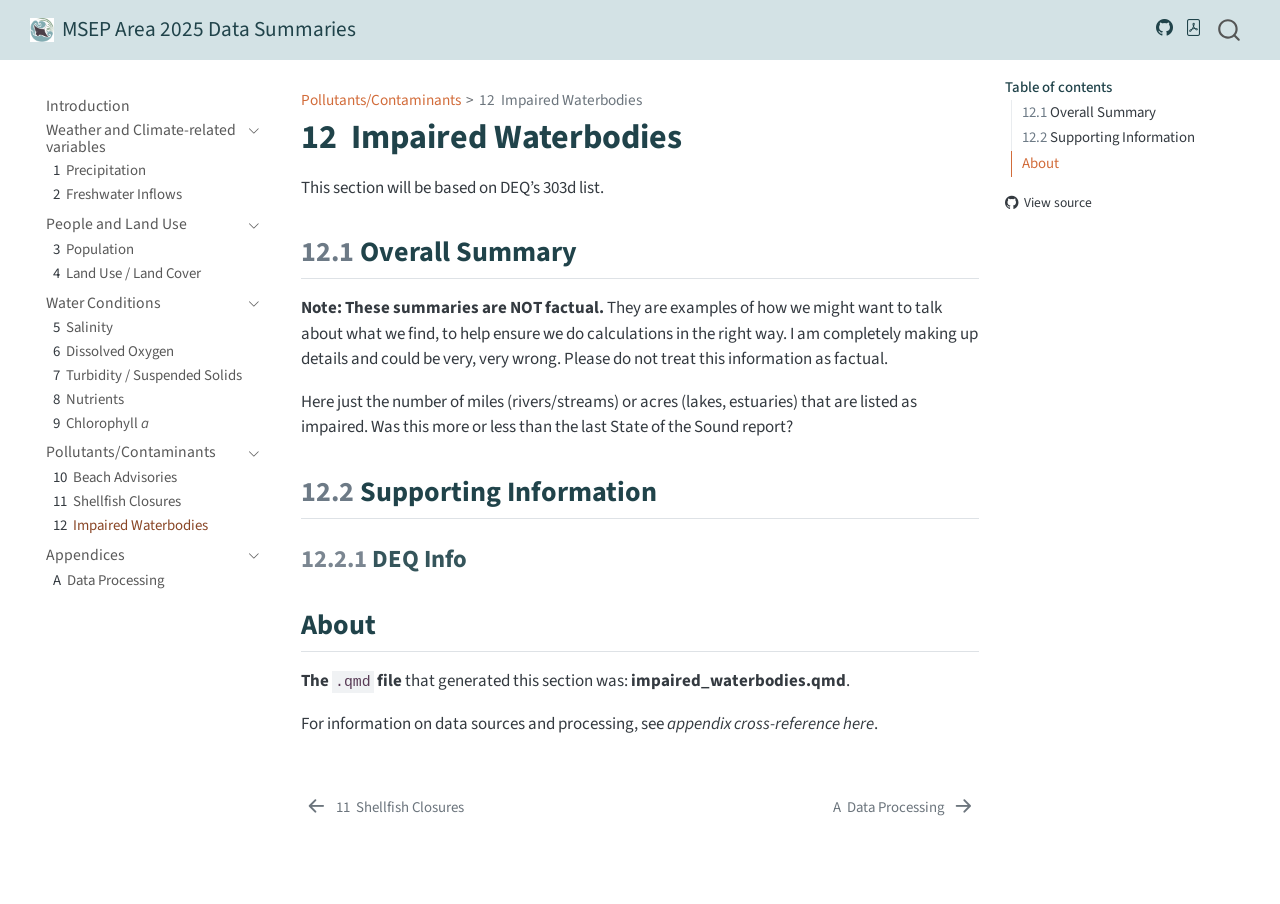
<file: _book/impaired_waterbodies.html>
<!DOCTYPE html>
<html xmlns="http://www.w3.org/1999/xhtml" lang="en" xml:lang="en"><head>

<meta charset="utf-8">
<meta name="generator" content="quarto-1.8.27">

<meta name="viewport" content="width=device-width, initial-scale=1.0, user-scalable=yes">


<title>12&nbsp; Impaired Waterbodies – MSEP Area 2025 Data Summaries</title>
<style>
code{white-space: pre-wrap;}
span.smallcaps{font-variant: small-caps;}
div.columns{display: flex; gap: min(4vw, 1.5em);}
div.column{flex: auto; overflow-x: auto;}
div.hanging-indent{margin-left: 1.5em; text-indent: -1.5em;}
ul.task-list{list-style: none;}
ul.task-list li input[type="checkbox"] {
  width: 0.8em;
  margin: 0 0.8em 0.2em -1em; /* quarto-specific, see https://github.com/quarto-dev/quarto-cli/issues/4556 */ 
  vertical-align: middle;
}
</style>


<script src="site_libs/quarto-nav/quarto-nav.js"></script>
<script src="site_libs/quarto-nav/headroom.min.js"></script>
<script src="site_libs/clipboard/clipboard.min.js"></script>
<script src="site_libs/quarto-search/autocomplete.umd.js"></script>
<script src="site_libs/quarto-search/fuse.min.js"></script>
<script src="site_libs/quarto-search/quarto-search.js"></script>
<meta name="quarto:offset" content="./">
<link href="./data_processing.html" rel="next">
<link href="./shellfish_closures.html" rel="prev">
<script src="site_libs/quarto-html/quarto.js" type="module"></script>
<script src="site_libs/quarto-html/tabsets/tabsets.js" type="module"></script>
<script src="site_libs/quarto-html/axe/axe-check.js" type="module"></script>
<script src="site_libs/quarto-html/popper.min.js"></script>
<script src="site_libs/quarto-html/tippy.umd.min.js"></script>
<script src="site_libs/quarto-html/anchor.min.js"></script>
<link href="site_libs/quarto-html/tippy.css" rel="stylesheet">
<link href="site_libs/quarto-html/quarto-syntax-highlighting-ed96de9b727972fe78a7b5d16c58bf87.css" rel="stylesheet" class="quarto-color-scheme" id="quarto-text-highlighting-styles">
<link href="site_libs/quarto-html/quarto-syntax-highlighting-dark-4d9afe2b8d18ee9fa5d0d57b5ed4214d.css" rel="stylesheet" class="quarto-color-scheme quarto-color-alternate" id="quarto-text-highlighting-styles">
<link href="site_libs/quarto-html/quarto-syntax-highlighting-ed96de9b727972fe78a7b5d16c58bf87.css" rel="stylesheet" class="quarto-color-scheme-extra" id="quarto-text-highlighting-styles">
<script src="site_libs/bootstrap/bootstrap.min.js"></script>
<link href="site_libs/bootstrap/bootstrap-icons.css" rel="stylesheet">
<link href="site_libs/bootstrap/bootstrap-bed1615155f68655ef6938729c0dc1a2.min.css" rel="stylesheet" append-hash="true" class="quarto-color-scheme" id="quarto-bootstrap" data-mode="light">
<link href="site_libs/bootstrap/bootstrap-dark-bed1615155f68655ef6938729c0dc1a2.min.css" rel="stylesheet" append-hash="true" class="quarto-color-scheme quarto-color-alternate" id="quarto-bootstrap" data-mode="light">
<link href="site_libs/bootstrap/bootstrap-bed1615155f68655ef6938729c0dc1a2.min.css" rel="stylesheet" append-hash="true" class="quarto-color-scheme-extra" id="quarto-bootstrap" data-mode="light">
<script id="quarto-search-options" type="application/json">{
  "location": "navbar",
  "copy-button": false,
  "collapse-after": 3,
  "panel-placement": "end",
  "type": "overlay",
  "limit": 50,
  "keyboard-shortcut": [
    "f",
    "/",
    "s"
  ],
  "show-item-context": false,
  "language": {
    "search-no-results-text": "No results",
    "search-matching-documents-text": "matching documents",
    "search-copy-link-title": "Copy link to search",
    "search-hide-matches-text": "Hide additional matches",
    "search-more-match-text": "more match in this document",
    "search-more-matches-text": "more matches in this document",
    "search-clear-button-title": "Clear",
    "search-text-placeholder": "",
    "search-detached-cancel-button-title": "Cancel",
    "search-submit-button-title": "Submit",
    "search-label": "Search"
  }
}</script>


<link rel="stylesheet" href="custom.css">
</head>

<body class="nav-sidebar floating nav-fixed quarto-light">

<div id="quarto-search-results"></div>
  <header id="quarto-header" class="headroom fixed-top">
    <nav class="navbar navbar-expand-lg " data-bs-theme="dark">
      <div class="navbar-container container-fluid">
      <div class="navbar-brand-container mx-auto">
    <a href="./index.html" class="navbar-brand navbar-brand-logo">
    <img src="./MSEP-logo2.png" alt="" class="navbar-logo light-content">
    <img src="./MSEP-logo2.png" alt="" class="navbar-logo dark-content">
    </a>
    <a class="navbar-brand" href="./index.html">
    <span class="navbar-title">MSEP Area 2025 Data Summaries</span>
    </a>
  </div>
        <div class="quarto-navbar-tools tools-end">
    <a href="https://github.com/CMEP-MS/msep_2025dataSummary" title="Source Code" class="quarto-navigation-tool px-1" aria-label="Source Code"><i class="bi bi-github"></i></a>
    <a href="./MSEP-Area-2025-Data-Summaries.pdf" title="Download PDF" class="quarto-navigation-tool px-1" aria-label="Download PDF"><i class="bi bi-file-pdf"></i></a>
</div>
          <div id="quarto-search" class="" title="Search"></div>
      </div> <!-- /container-fluid -->
    </nav>
  <nav class="quarto-secondary-nav">
    <div class="container-fluid d-flex">
      <button type="button" class="quarto-btn-toggle btn" data-bs-toggle="collapse" role="button" data-bs-target=".quarto-sidebar-collapse-item" aria-controls="quarto-sidebar" aria-expanded="false" aria-label="Toggle sidebar navigation" onclick="if (window.quartoToggleHeadroom) { window.quartoToggleHeadroom(); }">
        <i class="bi bi-layout-text-sidebar-reverse"></i>
      </button>
        <nav class="quarto-page-breadcrumbs" aria-label="breadcrumb"><ol class="breadcrumb"><li class="breadcrumb-item"><a href="./beach_advisories.html">Pollutants/Contaminants</a></li><li class="breadcrumb-item"><a href="./impaired_waterbodies.html"><span class="chapter-number">12</span>&nbsp; <span class="chapter-title">Impaired Waterbodies</span></a></li></ol></nav>
        <a class="flex-grow-1" role="navigation" data-bs-toggle="collapse" data-bs-target=".quarto-sidebar-collapse-item" aria-controls="quarto-sidebar" aria-expanded="false" aria-label="Toggle sidebar navigation" onclick="if (window.quartoToggleHeadroom) { window.quartoToggleHeadroom(); }">      
        </a>
    </div>
  </nav>
</header>
<!-- content -->
<div id="quarto-content" class="quarto-container page-columns page-rows-contents page-layout-article page-navbar">
<!-- sidebar -->
  <nav id="quarto-sidebar" class="sidebar collapse collapse-horizontal quarto-sidebar-collapse-item sidebar-navigation floating overflow-auto">
    <div class="sidebar-menu-container"> 
    <ul class="list-unstyled mt-1">
        <li class="sidebar-item">
  <div class="sidebar-item-container"> 
  <a href="./index.html" class="sidebar-item-text sidebar-link">
 <span class="menu-text">Introduction</span></a>
  </div>
</li>
        <li class="sidebar-item sidebar-item-section">
      <div class="sidebar-item-container"> 
            <a class="sidebar-item-text sidebar-link text-start" data-bs-toggle="collapse" data-bs-target="#quarto-sidebar-section-1" role="navigation" aria-expanded="true">
 <span class="menu-text">Weather and Climate-related variables</span></a>
          <a class="sidebar-item-toggle text-start" data-bs-toggle="collapse" data-bs-target="#quarto-sidebar-section-1" role="navigation" aria-expanded="true" aria-label="Toggle section">
            <i class="bi bi-chevron-right ms-2"></i>
          </a> 
      </div>
      <ul id="quarto-sidebar-section-1" class="collapse list-unstyled sidebar-section depth1 show">  
          <li class="sidebar-item">
  <div class="sidebar-item-container"> 
  <a href="./precipitation.html" class="sidebar-item-text sidebar-link">
 <span class="menu-text"><span class="chapter-number">1</span>&nbsp; <span class="chapter-title">Precipitation</span></span></a>
  </div>
</li>
          <li class="sidebar-item">
  <div class="sidebar-item-container"> 
  <a href="./freshwater_inflows.html" class="sidebar-item-text sidebar-link">
 <span class="menu-text"><span class="chapter-number">2</span>&nbsp; <span class="chapter-title">Freshwater Inflows</span></span></a>
  </div>
</li>
      </ul>
  </li>
        <li class="sidebar-item sidebar-item-section">
      <div class="sidebar-item-container"> 
            <a class="sidebar-item-text sidebar-link text-start" data-bs-toggle="collapse" data-bs-target="#quarto-sidebar-section-2" role="navigation" aria-expanded="true">
 <span class="menu-text">People and Land Use</span></a>
          <a class="sidebar-item-toggle text-start" data-bs-toggle="collapse" data-bs-target="#quarto-sidebar-section-2" role="navigation" aria-expanded="true" aria-label="Toggle section">
            <i class="bi bi-chevron-right ms-2"></i>
          </a> 
      </div>
      <ul id="quarto-sidebar-section-2" class="collapse list-unstyled sidebar-section depth1 show">  
          <li class="sidebar-item">
  <div class="sidebar-item-container"> 
  <a href="./population.html" class="sidebar-item-text sidebar-link">
 <span class="menu-text"><span class="chapter-number">3</span>&nbsp; <span class="chapter-title">Population</span></span></a>
  </div>
</li>
          <li class="sidebar-item">
  <div class="sidebar-item-container"> 
  <a href="./landuse_landcover.html" class="sidebar-item-text sidebar-link">
 <span class="menu-text"><span class="chapter-number">4</span>&nbsp; <span class="chapter-title">Land Use / Land Cover</span></span></a>
  </div>
</li>
      </ul>
  </li>
        <li class="sidebar-item sidebar-item-section">
      <div class="sidebar-item-container"> 
            <a class="sidebar-item-text sidebar-link text-start" data-bs-toggle="collapse" data-bs-target="#quarto-sidebar-section-3" role="navigation" aria-expanded="true">
 <span class="menu-text">Water Conditions</span></a>
          <a class="sidebar-item-toggle text-start" data-bs-toggle="collapse" data-bs-target="#quarto-sidebar-section-3" role="navigation" aria-expanded="true" aria-label="Toggle section">
            <i class="bi bi-chevron-right ms-2"></i>
          </a> 
      </div>
      <ul id="quarto-sidebar-section-3" class="collapse list-unstyled sidebar-section depth1 show">  
          <li class="sidebar-item">
  <div class="sidebar-item-container"> 
  <a href="./salinity.html" class="sidebar-item-text sidebar-link">
 <span class="menu-text"><span class="chapter-number">5</span>&nbsp; <span class="chapter-title">Salinity</span></span></a>
  </div>
</li>
          <li class="sidebar-item">
  <div class="sidebar-item-container"> 
  <a href="./dissolved_oxygen.html" class="sidebar-item-text sidebar-link">
 <span class="menu-text"><span class="chapter-number">6</span>&nbsp; <span class="chapter-title">Dissolved Oxygen</span></span></a>
  </div>
</li>
          <li class="sidebar-item">
  <div class="sidebar-item-container"> 
  <a href="./turb_tss.html" class="sidebar-item-text sidebar-link">
 <span class="menu-text"><span class="chapter-number">7</span>&nbsp; <span class="chapter-title">Turbidity / Suspended Solids</span></span></a>
  </div>
</li>
          <li class="sidebar-item">
  <div class="sidebar-item-container"> 
  <a href="./nutrients.html" class="sidebar-item-text sidebar-link">
 <span class="menu-text"><span class="chapter-number">8</span>&nbsp; <span class="chapter-title">Nutrients</span></span></a>
  </div>
</li>
          <li class="sidebar-item">
  <div class="sidebar-item-container"> 
  <a href="./chla.html" class="sidebar-item-text sidebar-link">
 <span class="menu-text"><span class="chapter-number">9</span>&nbsp; <span class="chapter-title">Chlorophyll <em>a</em></span></span></a>
  </div>
</li>
      </ul>
  </li>
        <li class="sidebar-item sidebar-item-section">
      <div class="sidebar-item-container"> 
            <a class="sidebar-item-text sidebar-link text-start" data-bs-toggle="collapse" data-bs-target="#quarto-sidebar-section-4" role="navigation" aria-expanded="true">
 <span class="menu-text">Pollutants/Contaminants</span></a>
          <a class="sidebar-item-toggle text-start" data-bs-toggle="collapse" data-bs-target="#quarto-sidebar-section-4" role="navigation" aria-expanded="true" aria-label="Toggle section">
            <i class="bi bi-chevron-right ms-2"></i>
          </a> 
      </div>
      <ul id="quarto-sidebar-section-4" class="collapse list-unstyled sidebar-section depth1 show">  
          <li class="sidebar-item">
  <div class="sidebar-item-container"> 
  <a href="./beach_advisories.html" class="sidebar-item-text sidebar-link">
 <span class="menu-text"><span class="chapter-number">10</span>&nbsp; <span class="chapter-title">Beach Advisories</span></span></a>
  </div>
</li>
          <li class="sidebar-item">
  <div class="sidebar-item-container"> 
  <a href="./shellfish_closures.html" class="sidebar-item-text sidebar-link">
 <span class="menu-text"><span class="chapter-number">11</span>&nbsp; <span class="chapter-title">Shellfish Closures</span></span></a>
  </div>
</li>
          <li class="sidebar-item">
  <div class="sidebar-item-container"> 
  <a href="./impaired_waterbodies.html" class="sidebar-item-text sidebar-link active">
 <span class="menu-text"><span class="chapter-number">12</span>&nbsp; <span class="chapter-title">Impaired Waterbodies</span></span></a>
  </div>
</li>
      </ul>
  </li>
        <li class="sidebar-item sidebar-item-section">
      <div class="sidebar-item-container"> 
            <a class="sidebar-item-text sidebar-link text-start" data-bs-toggle="collapse" data-bs-target="#quarto-sidebar-section-5" role="navigation" aria-expanded="true">
 <span class="menu-text">Appendices</span></a>
          <a class="sidebar-item-toggle text-start" data-bs-toggle="collapse" data-bs-target="#quarto-sidebar-section-5" role="navigation" aria-expanded="true" aria-label="Toggle section">
            <i class="bi bi-chevron-right ms-2"></i>
          </a> 
      </div>
      <ul id="quarto-sidebar-section-5" class="collapse list-unstyled sidebar-section depth1 show">  
          <li class="sidebar-item">
  <div class="sidebar-item-container"> 
  <a href="./data_processing.html" class="sidebar-item-text sidebar-link">
 <span class="menu-text"><span class="chapter-number">A</span>&nbsp; <span class="chapter-title">Data Processing</span></span></a>
  </div>
</li>
      </ul>
  </li>
    </ul>
    </div>
</nav>
<div id="quarto-sidebar-glass" class="quarto-sidebar-collapse-item" data-bs-toggle="collapse" data-bs-target=".quarto-sidebar-collapse-item"></div>
<!-- margin-sidebar -->
    <div id="quarto-margin-sidebar" class="sidebar margin-sidebar">
        <nav id="TOC" role="doc-toc" class="toc-active">
    <h2 id="toc-title">Table of contents</h2>
   
  <ul>
  <li><a href="#overall-summary" id="toc-overall-summary" class="nav-link active" data-scroll-target="#overall-summary"><span class="header-section-number">12.1</span> Overall Summary</a></li>
  <li><a href="#supporting-information" id="toc-supporting-information" class="nav-link" data-scroll-target="#supporting-information"><span class="header-section-number">12.2</span> Supporting Information</a>
  <ul class="collapse">
  <li><a href="#deq-info" id="toc-deq-info" class="nav-link" data-scroll-target="#deq-info"><span class="header-section-number">12.2.1</span> DEQ Info</a></li>
  </ul></li>
  <li><a href="#about" id="toc-about" class="nav-link" data-scroll-target="#about">About</a></li>
  </ul>
<div class="toc-actions"><ul><li><a href="https://github.com/CMEP-MS/msep_2025dataSummary/blob/main/impaired_waterbodies.qmd" target="_blank" class="toc-action"><i class="bi bi-github"></i>View source</a></li></ul></div></nav>
    </div>
<!-- main -->
<main class="content" id="quarto-document-content">

<header id="title-block-header" class="quarto-title-block default"><nav class="quarto-page-breadcrumbs quarto-title-breadcrumbs d-none d-lg-block" aria-label="breadcrumb"><ol class="breadcrumb"><li class="breadcrumb-item"><a href="./beach_advisories.html">Pollutants/Contaminants</a></li><li class="breadcrumb-item"><a href="./impaired_waterbodies.html"><span class="chapter-number">12</span>&nbsp; <span class="chapter-title">Impaired Waterbodies</span></a></li></ol></nav>
<div class="quarto-title">
<h1 class="title"><span id="sec-impairments" class="quarto-section-identifier"><span class="chapter-number">12</span>&nbsp; <span class="chapter-title">Impaired Waterbodies</span></span></h1>
</div>



<div class="quarto-title-meta">

    
  
    
  </div>
  


</header>


<p>This section will be based on DEQ’s 303d list.</p>
<section id="overall-summary" class="level2" data-number="12.1">
<h2 data-number="12.1" class="anchored" data-anchor-id="overall-summary"><span class="header-section-number">12.1</span> Overall Summary</h2>
<p><strong>Note: These summaries are NOT factual.</strong> They are examples of how we might want to talk about what we find, to help ensure we do calculations in the right way. I am completely making up details and could be very, very wrong. Please do not treat this information as factual.</p>
<p>Here just the number of miles (rivers/streams) or acres (lakes, estuaries) that are listed as impaired. Was this more or less than the last State of the Sound report?</p>
</section>
<section id="supporting-information" class="level2" data-number="12.2">
<h2 data-number="12.2" class="anchored" data-anchor-id="supporting-information"><span class="header-section-number">12.2</span> Supporting Information</h2>
<section id="deq-info" class="level3" data-number="12.2.1">
<h3 data-number="12.2.1" class="anchored" data-anchor-id="deq-info"><span class="header-section-number">12.2.1</span> DEQ Info</h3>
</section>
</section>
<section id="about" class="level2 unnumbered">
<h2 class="unnumbered anchored" data-anchor-id="about">About</h2>
<p><strong>The <code>.qmd</code> file</strong> that generated this section was: <strong>impaired_waterbodies.qmd</strong>.</p>
<p>For information on data sources and processing, see <em>appendix cross-reference here</em>.</p>


</section>

</main> <!-- /main -->
<script id="quarto-html-after-body" type="application/javascript">
  window.document.addEventListener("DOMContentLoaded", function (event) {
    const icon = "";
    const anchorJS = new window.AnchorJS();
    anchorJS.options = {
      placement: 'right',
      icon: icon
    };
    anchorJS.add('.anchored');
    const isCodeAnnotation = (el) => {
      for (const clz of el.classList) {
        if (clz.startsWith('code-annotation-')) {                     
          return true;
        }
      }
      return false;
    }
    const onCopySuccess = function(e) {
      // button target
      const button = e.trigger;
      // don't keep focus
      button.blur();
      // flash "checked"
      button.classList.add('code-copy-button-checked');
      var currentTitle = button.getAttribute("title");
      button.setAttribute("title", "Copied!");
      let tooltip;
      if (window.bootstrap) {
        button.setAttribute("data-bs-toggle", "tooltip");
        button.setAttribute("data-bs-placement", "left");
        button.setAttribute("data-bs-title", "Copied!");
        tooltip = new bootstrap.Tooltip(button, 
          { trigger: "manual", 
            customClass: "code-copy-button-tooltip",
            offset: [0, -8]});
        tooltip.show();    
      }
      setTimeout(function() {
        if (tooltip) {
          tooltip.hide();
          button.removeAttribute("data-bs-title");
          button.removeAttribute("data-bs-toggle");
          button.removeAttribute("data-bs-placement");
        }
        button.setAttribute("title", currentTitle);
        button.classList.remove('code-copy-button-checked');
      }, 1000);
      // clear code selection
      e.clearSelection();
    }
    const getTextToCopy = function(trigger) {
      const outerScaffold = trigger.parentElement.cloneNode(true);
      const codeEl = outerScaffold.querySelector('code');
      for (const childEl of codeEl.children) {
        if (isCodeAnnotation(childEl)) {
          childEl.remove();
        }
      }
      return codeEl.innerText;
    }
    const clipboard = new window.ClipboardJS('.code-copy-button:not([data-in-quarto-modal])', {
      text: getTextToCopy
    });
    clipboard.on('success', onCopySuccess);
    if (window.document.getElementById('quarto-embedded-source-code-modal')) {
      const clipboardModal = new window.ClipboardJS('.code-copy-button[data-in-quarto-modal]', {
        text: getTextToCopy,
        container: window.document.getElementById('quarto-embedded-source-code-modal')
      });
      clipboardModal.on('success', onCopySuccess);
    }
      var localhostRegex = new RegExp(/^(?:http|https):\/\/localhost\:?[0-9]*\//);
      var mailtoRegex = new RegExp(/^mailto:/);
        var filterRegex = new RegExp('/' + window.location.host + '/');
      var isInternal = (href) => {
          return filterRegex.test(href) || localhostRegex.test(href) || mailtoRegex.test(href);
      }
      // Inspect non-navigation links and adorn them if external
     var links = window.document.querySelectorAll('a[href]:not(.nav-link):not(.navbar-brand):not(.toc-action):not(.sidebar-link):not(.sidebar-item-toggle):not(.pagination-link):not(.no-external):not([aria-hidden]):not(.dropdown-item):not(.quarto-navigation-tool):not(.about-link)');
      for (var i=0; i<links.length; i++) {
        const link = links[i];
        if (!isInternal(link.href)) {
          // undo the damage that might have been done by quarto-nav.js in the case of
          // links that we want to consider external
          if (link.dataset.originalHref !== undefined) {
            link.href = link.dataset.originalHref;
          }
        }
      }
    function tippyHover(el, contentFn, onTriggerFn, onUntriggerFn) {
      const config = {
        allowHTML: true,
        maxWidth: 500,
        delay: 100,
        arrow: false,
        appendTo: function(el) {
            return el.parentElement;
        },
        interactive: true,
        interactiveBorder: 10,
        theme: 'quarto',
        placement: 'bottom-start',
      };
      if (contentFn) {
        config.content = contentFn;
      }
      if (onTriggerFn) {
        config.onTrigger = onTriggerFn;
      }
      if (onUntriggerFn) {
        config.onUntrigger = onUntriggerFn;
      }
      window.tippy(el, config); 
    }
    const noterefs = window.document.querySelectorAll('a[role="doc-noteref"]');
    for (var i=0; i<noterefs.length; i++) {
      const ref = noterefs[i];
      tippyHover(ref, function() {
        // use id or data attribute instead here
        let href = ref.getAttribute('data-footnote-href') || ref.getAttribute('href');
        try { href = new URL(href).hash; } catch {}
        const id = href.replace(/^#\/?/, "");
        const note = window.document.getElementById(id);
        if (note) {
          return note.innerHTML;
        } else {
          return "";
        }
      });
    }
    const xrefs = window.document.querySelectorAll('a.quarto-xref');
    const processXRef = (id, note) => {
      // Strip column container classes
      const stripColumnClz = (el) => {
        el.classList.remove("page-full", "page-columns");
        if (el.children) {
          for (const child of el.children) {
            stripColumnClz(child);
          }
        }
      }
      stripColumnClz(note)
      if (id === null || id.startsWith('sec-')) {
        // Special case sections, only their first couple elements
        const container = document.createElement("div");
        if (note.children && note.children.length > 2) {
          container.appendChild(note.children[0].cloneNode(true));
          for (let i = 1; i < note.children.length; i++) {
            const child = note.children[i];
            if (child.tagName === "P" && child.innerText === "") {
              continue;
            } else {
              container.appendChild(child.cloneNode(true));
              break;
            }
          }
          if (window.Quarto?.typesetMath) {
            window.Quarto.typesetMath(container);
          }
          return container.innerHTML
        } else {
          if (window.Quarto?.typesetMath) {
            window.Quarto.typesetMath(note);
          }
          return note.innerHTML;
        }
      } else {
        // Remove any anchor links if they are present
        const anchorLink = note.querySelector('a.anchorjs-link');
        if (anchorLink) {
          anchorLink.remove();
        }
        if (window.Quarto?.typesetMath) {
          window.Quarto.typesetMath(note);
        }
        if (note.classList.contains("callout")) {
          return note.outerHTML;
        } else {
          return note.innerHTML;
        }
      }
    }
    for (var i=0; i<xrefs.length; i++) {
      const xref = xrefs[i];
      tippyHover(xref, undefined, function(instance) {
        instance.disable();
        let url = xref.getAttribute('href');
        let hash = undefined; 
        if (url.startsWith('#')) {
          hash = url;
        } else {
          try { hash = new URL(url).hash; } catch {}
        }
        if (hash) {
          const id = hash.replace(/^#\/?/, "");
          const note = window.document.getElementById(id);
          if (note !== null) {
            try {
              const html = processXRef(id, note.cloneNode(true));
              instance.setContent(html);
            } finally {
              instance.enable();
              instance.show();
            }
          } else {
            // See if we can fetch this
            fetch(url.split('#')[0])
            .then(res => res.text())
            .then(html => {
              const parser = new DOMParser();
              const htmlDoc = parser.parseFromString(html, "text/html");
              const note = htmlDoc.getElementById(id);
              if (note !== null) {
                const html = processXRef(id, note);
                instance.setContent(html);
              } 
            }).finally(() => {
              instance.enable();
              instance.show();
            });
          }
        } else {
          // See if we can fetch a full url (with no hash to target)
          // This is a special case and we should probably do some content thinning / targeting
          fetch(url)
          .then(res => res.text())
          .then(html => {
            const parser = new DOMParser();
            const htmlDoc = parser.parseFromString(html, "text/html");
            const note = htmlDoc.querySelector('main.content');
            if (note !== null) {
              // This should only happen for chapter cross references
              // (since there is no id in the URL)
              // remove the first header
              if (note.children.length > 0 && note.children[0].tagName === "HEADER") {
                note.children[0].remove();
              }
              const html = processXRef(null, note);
              instance.setContent(html);
            } 
          }).finally(() => {
            instance.enable();
            instance.show();
          });
        }
      }, function(instance) {
      });
    }
        let selectedAnnoteEl;
        const selectorForAnnotation = ( cell, annotation) => {
          let cellAttr = 'data-code-cell="' + cell + '"';
          let lineAttr = 'data-code-annotation="' +  annotation + '"';
          const selector = 'span[' + cellAttr + '][' + lineAttr + ']';
          return selector;
        }
        const selectCodeLines = (annoteEl) => {
          const doc = window.document;
          const targetCell = annoteEl.getAttribute("data-target-cell");
          const targetAnnotation = annoteEl.getAttribute("data-target-annotation");
          const annoteSpan = window.document.querySelector(selectorForAnnotation(targetCell, targetAnnotation));
          const lines = annoteSpan.getAttribute("data-code-lines").split(",");
          const lineIds = lines.map((line) => {
            return targetCell + "-" + line;
          })
          let top = null;
          let height = null;
          let parent = null;
          if (lineIds.length > 0) {
              //compute the position of the single el (top and bottom and make a div)
              const el = window.document.getElementById(lineIds[0]);
              top = el.offsetTop;
              height = el.offsetHeight;
              parent = el.parentElement.parentElement;
            if (lineIds.length > 1) {
              const lastEl = window.document.getElementById(lineIds[lineIds.length - 1]);
              const bottom = lastEl.offsetTop + lastEl.offsetHeight;
              height = bottom - top;
            }
            if (top !== null && height !== null && parent !== null) {
              // cook up a div (if necessary) and position it 
              let div = window.document.getElementById("code-annotation-line-highlight");
              if (div === null) {
                div = window.document.createElement("div");
                div.setAttribute("id", "code-annotation-line-highlight");
                div.style.position = 'absolute';
                parent.appendChild(div);
              }
              div.style.top = top - 2 + "px";
              div.style.height = height + 4 + "px";
              div.style.left = 0;
              let gutterDiv = window.document.getElementById("code-annotation-line-highlight-gutter");
              if (gutterDiv === null) {
                gutterDiv = window.document.createElement("div");
                gutterDiv.setAttribute("id", "code-annotation-line-highlight-gutter");
                gutterDiv.style.position = 'absolute';
                const codeCell = window.document.getElementById(targetCell);
                const gutter = codeCell.querySelector('.code-annotation-gutter');
                gutter.appendChild(gutterDiv);
              }
              gutterDiv.style.top = top - 2 + "px";
              gutterDiv.style.height = height + 4 + "px";
            }
            selectedAnnoteEl = annoteEl;
          }
        };
        const unselectCodeLines = () => {
          const elementsIds = ["code-annotation-line-highlight", "code-annotation-line-highlight-gutter"];
          elementsIds.forEach((elId) => {
            const div = window.document.getElementById(elId);
            if (div) {
              div.remove();
            }
          });
          selectedAnnoteEl = undefined;
        };
          // Handle positioning of the toggle
      window.addEventListener(
        "resize",
        throttle(() => {
          elRect = undefined;
          if (selectedAnnoteEl) {
            selectCodeLines(selectedAnnoteEl);
          }
        }, 10)
      );
      function throttle(fn, ms) {
      let throttle = false;
      let timer;
        return (...args) => {
          if(!throttle) { // first call gets through
              fn.apply(this, args);
              throttle = true;
          } else { // all the others get throttled
              if(timer) clearTimeout(timer); // cancel #2
              timer = setTimeout(() => {
                fn.apply(this, args);
                timer = throttle = false;
              }, ms);
          }
        };
      }
        // Attach click handler to the DT
        const annoteDls = window.document.querySelectorAll('dt[data-target-cell]');
        for (const annoteDlNode of annoteDls) {
          annoteDlNode.addEventListener('click', (event) => {
            const clickedEl = event.target;
            if (clickedEl !== selectedAnnoteEl) {
              unselectCodeLines();
              const activeEl = window.document.querySelector('dt[data-target-cell].code-annotation-active');
              if (activeEl) {
                activeEl.classList.remove('code-annotation-active');
              }
              selectCodeLines(clickedEl);
              clickedEl.classList.add('code-annotation-active');
            } else {
              // Unselect the line
              unselectCodeLines();
              clickedEl.classList.remove('code-annotation-active');
            }
          });
        }
    const findCites = (el) => {
      const parentEl = el.parentElement;
      if (parentEl) {
        const cites = parentEl.dataset.cites;
        if (cites) {
          return {
            el,
            cites: cites.split(' ')
          };
        } else {
          return findCites(el.parentElement)
        }
      } else {
        return undefined;
      }
    };
    var bibliorefs = window.document.querySelectorAll('a[role="doc-biblioref"]');
    for (var i=0; i<bibliorefs.length; i++) {
      const ref = bibliorefs[i];
      const citeInfo = findCites(ref);
      if (citeInfo) {
        tippyHover(citeInfo.el, function() {
          var popup = window.document.createElement('div');
          citeInfo.cites.forEach(function(cite) {
            var citeDiv = window.document.createElement('div');
            citeDiv.classList.add('hanging-indent');
            citeDiv.classList.add('csl-entry');
            var biblioDiv = window.document.getElementById('ref-' + cite);
            if (biblioDiv) {
              citeDiv.innerHTML = biblioDiv.innerHTML;
            }
            popup.appendChild(citeDiv);
          });
          return popup.innerHTML;
        });
      }
    }
  });
  </script>
<nav class="page-navigation">
  <div class="nav-page nav-page-previous">
      <a href="./shellfish_closures.html" class="pagination-link" aria-label="Shellfish Closures">
        <i class="bi bi-arrow-left-short"></i> <span class="nav-page-text"><span class="chapter-number">11</span>&nbsp; <span class="chapter-title">Shellfish Closures</span></span>
      </a>          
  </div>
  <div class="nav-page nav-page-next">
      <a href="./data_processing.html" class="pagination-link" aria-label="Data Processing">
        <span class="nav-page-text"><span class="chapter-number">A</span>&nbsp; <span class="chapter-title">Data Processing</span></span> <i class="bi bi-arrow-right-short"></i>
      </a>
  </div>
</nav>
</div> <!-- /content -->




<footer class="footer"><div class="nav-footer"><div class="nav-footer-center"><div class="toc-actions d-sm-block d-md-none"><ul><li><a href="https://github.com/CMEP-MS/msep_2025dataSummary/blob/main/impaired_waterbodies.qmd" target="_blank" class="toc-action"><i class="bi bi-github"></i>View source</a></li></ul></div></div></div></footer></body></html>
</file>
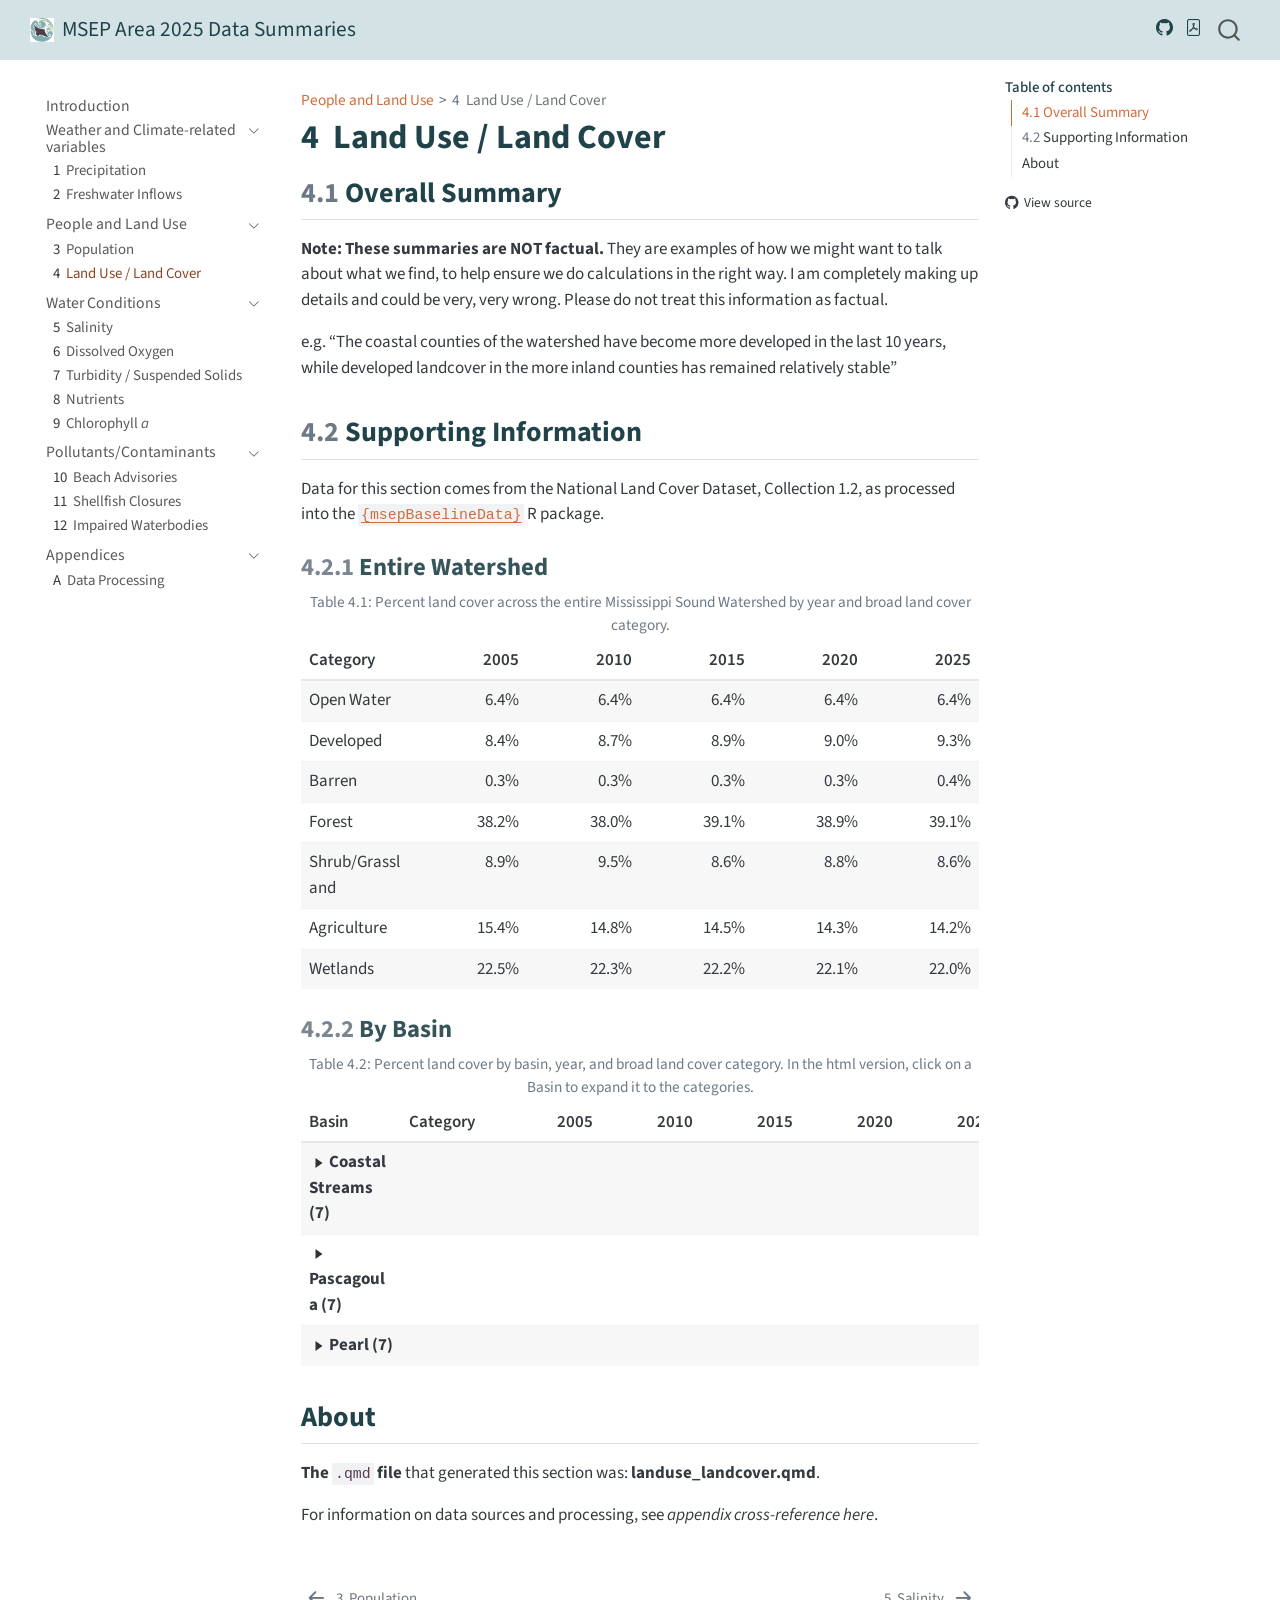
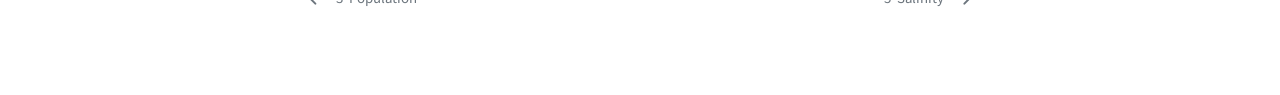
<file: _book/landuse_landcover.html>
<!DOCTYPE html>
<html xmlns="http://www.w3.org/1999/xhtml" lang="en" xml:lang="en"><head>

<meta charset="utf-8">
<meta name="generator" content="quarto-1.8.27">

<meta name="viewport" content="width=device-width, initial-scale=1.0, user-scalable=yes">


<title>4&nbsp; Land Use / Land Cover – MSEP Area 2025 Data Summaries</title>
<style>
code{white-space: pre-wrap;}
span.smallcaps{font-variant: small-caps;}
div.columns{display: flex; gap: min(4vw, 1.5em);}
div.column{flex: auto; overflow-x: auto;}
div.hanging-indent{margin-left: 1.5em; text-indent: -1.5em;}
ul.task-list{list-style: none;}
ul.task-list li input[type="checkbox"] {
  width: 0.8em;
  margin: 0 0.8em 0.2em -1em; /* quarto-specific, see https://github.com/quarto-dev/quarto-cli/issues/4556 */ 
  vertical-align: middle;
}
</style>


<script src="site_libs/quarto-nav/quarto-nav.js"></script>
<script src="site_libs/quarto-nav/headroom.min.js"></script>
<script src="site_libs/clipboard/clipboard.min.js"></script>
<script src="site_libs/quarto-search/autocomplete.umd.js"></script>
<script src="site_libs/quarto-search/fuse.min.js"></script>
<script src="site_libs/quarto-search/quarto-search.js"></script>
<meta name="quarto:offset" content="./">
<link href="./salinity.html" rel="next">
<link href="./population.html" rel="prev">
<script src="site_libs/quarto-html/quarto.js" type="module"></script>
<script src="site_libs/quarto-html/tabsets/tabsets.js" type="module"></script>
<script src="site_libs/quarto-html/axe/axe-check.js" type="module"></script>
<script src="site_libs/quarto-html/popper.min.js"></script>
<script src="site_libs/quarto-html/tippy.umd.min.js"></script>
<script src="site_libs/quarto-html/anchor.min.js"></script>
<link href="site_libs/quarto-html/tippy.css" rel="stylesheet">
<link href="site_libs/quarto-html/quarto-syntax-highlighting-ed96de9b727972fe78a7b5d16c58bf87.css" rel="stylesheet" class="quarto-color-scheme" id="quarto-text-highlighting-styles">
<link href="site_libs/quarto-html/quarto-syntax-highlighting-dark-4d9afe2b8d18ee9fa5d0d57b5ed4214d.css" rel="stylesheet" class="quarto-color-scheme quarto-color-alternate" id="quarto-text-highlighting-styles">
<link href="site_libs/quarto-html/quarto-syntax-highlighting-ed96de9b727972fe78a7b5d16c58bf87.css" rel="stylesheet" class="quarto-color-scheme-extra" id="quarto-text-highlighting-styles">
<script src="site_libs/bootstrap/bootstrap.min.js"></script>
<link href="site_libs/bootstrap/bootstrap-icons.css" rel="stylesheet">
<link href="site_libs/bootstrap/bootstrap-bed1615155f68655ef6938729c0dc1a2.min.css" rel="stylesheet" append-hash="true" class="quarto-color-scheme" id="quarto-bootstrap" data-mode="light">
<link href="site_libs/bootstrap/bootstrap-dark-bed1615155f68655ef6938729c0dc1a2.min.css" rel="stylesheet" append-hash="true" class="quarto-color-scheme quarto-color-alternate" id="quarto-bootstrap" data-mode="light">
<link href="site_libs/bootstrap/bootstrap-bed1615155f68655ef6938729c0dc1a2.min.css" rel="stylesheet" append-hash="true" class="quarto-color-scheme-extra" id="quarto-bootstrap" data-mode="light">
<script id="quarto-search-options" type="application/json">{
  "location": "navbar",
  "copy-button": false,
  "collapse-after": 3,
  "panel-placement": "end",
  "type": "overlay",
  "limit": 50,
  "keyboard-shortcut": [
    "f",
    "/",
    "s"
  ],
  "show-item-context": false,
  "language": {
    "search-no-results-text": "No results",
    "search-matching-documents-text": "matching documents",
    "search-copy-link-title": "Copy link to search",
    "search-hide-matches-text": "Hide additional matches",
    "search-more-match-text": "more match in this document",
    "search-more-matches-text": "more matches in this document",
    "search-clear-button-title": "Clear",
    "search-text-placeholder": "",
    "search-detached-cancel-button-title": "Cancel",
    "search-submit-button-title": "Submit",
    "search-label": "Search"
  }
}</script>
<script src="site_libs/core-js-2.5.3/shim.min.js"></script>

<script src="site_libs/react-18.2.0/react.min.js"></script>

<script src="site_libs/react-18.2.0/react-dom.min.js"></script>

<script src="site_libs/reactwidget-2.0.0/react-tools.js"></script>

<link href="site_libs/htmltools-fill-0.5.8.1/fill.css" rel="stylesheet">

<script src="site_libs/htmlwidgets-1.6.4/htmlwidgets.js"></script>

<link href="site_libs/reactable-0.4.5/reactable.css" rel="stylesheet">

<script src="site_libs/reactable-binding-0.4.5/reactable.js"></script>



<link rel="stylesheet" href="custom.css">
</head>

<body class="nav-sidebar floating nav-fixed quarto-light">

<div id="quarto-search-results"></div>
  <header id="quarto-header" class="headroom fixed-top">
    <nav class="navbar navbar-expand-lg " data-bs-theme="dark">
      <div class="navbar-container container-fluid">
      <div class="navbar-brand-container mx-auto">
    <a href="./index.html" class="navbar-brand navbar-brand-logo">
    <img src="./MSEP-logo2.png" alt="" class="navbar-logo light-content">
    <img src="./MSEP-logo2.png" alt="" class="navbar-logo dark-content">
    </a>
    <a class="navbar-brand" href="./index.html">
    <span class="navbar-title">MSEP Area 2025 Data Summaries</span>
    </a>
  </div>
        <div class="quarto-navbar-tools tools-end">
    <a href="https://github.com/CMEP-MS/msep_2025dataSummary" title="Source Code" class="quarto-navigation-tool px-1" aria-label="Source Code"><i class="bi bi-github"></i></a>
    <a href="./MSEP-Area-2025-Data-Summaries.pdf" title="Download PDF" class="quarto-navigation-tool px-1" aria-label="Download PDF"><i class="bi bi-file-pdf"></i></a>
</div>
          <div id="quarto-search" class="" title="Search"></div>
      </div> <!-- /container-fluid -->
    </nav>
  <nav class="quarto-secondary-nav">
    <div class="container-fluid d-flex">
      <button type="button" class="quarto-btn-toggle btn" data-bs-toggle="collapse" role="button" data-bs-target=".quarto-sidebar-collapse-item" aria-controls="quarto-sidebar" aria-expanded="false" aria-label="Toggle sidebar navigation" onclick="if (window.quartoToggleHeadroom) { window.quartoToggleHeadroom(); }">
        <i class="bi bi-layout-text-sidebar-reverse"></i>
      </button>
        <nav class="quarto-page-breadcrumbs" aria-label="breadcrumb"><ol class="breadcrumb"><li class="breadcrumb-item"><a href="./population.html">People and Land Use</a></li><li class="breadcrumb-item"><a href="./landuse_landcover.html"><span class="chapter-number">4</span>&nbsp; <span class="chapter-title">Land Use / Land Cover</span></a></li></ol></nav>
        <a class="flex-grow-1" role="navigation" data-bs-toggle="collapse" data-bs-target=".quarto-sidebar-collapse-item" aria-controls="quarto-sidebar" aria-expanded="false" aria-label="Toggle sidebar navigation" onclick="if (window.quartoToggleHeadroom) { window.quartoToggleHeadroom(); }">      
        </a>
    </div>
  </nav>
</header>
<!-- content -->
<div id="quarto-content" class="quarto-container page-columns page-rows-contents page-layout-article page-navbar">
<!-- sidebar -->
  <nav id="quarto-sidebar" class="sidebar collapse collapse-horizontal quarto-sidebar-collapse-item sidebar-navigation floating overflow-auto">
    <div class="sidebar-menu-container"> 
    <ul class="list-unstyled mt-1">
        <li class="sidebar-item">
  <div class="sidebar-item-container"> 
  <a href="./index.html" class="sidebar-item-text sidebar-link">
 <span class="menu-text">Introduction</span></a>
  </div>
</li>
        <li class="sidebar-item sidebar-item-section">
      <div class="sidebar-item-container"> 
            <a class="sidebar-item-text sidebar-link text-start" data-bs-toggle="collapse" data-bs-target="#quarto-sidebar-section-1" role="navigation" aria-expanded="true">
 <span class="menu-text">Weather and Climate-related variables</span></a>
          <a class="sidebar-item-toggle text-start" data-bs-toggle="collapse" data-bs-target="#quarto-sidebar-section-1" role="navigation" aria-expanded="true" aria-label="Toggle section">
            <i class="bi bi-chevron-right ms-2"></i>
          </a> 
      </div>
      <ul id="quarto-sidebar-section-1" class="collapse list-unstyled sidebar-section depth1 show">  
          <li class="sidebar-item">
  <div class="sidebar-item-container"> 
  <a href="./precipitation.html" class="sidebar-item-text sidebar-link">
 <span class="menu-text"><span class="chapter-number">1</span>&nbsp; <span class="chapter-title">Precipitation</span></span></a>
  </div>
</li>
          <li class="sidebar-item">
  <div class="sidebar-item-container"> 
  <a href="./freshwater_inflows.html" class="sidebar-item-text sidebar-link">
 <span class="menu-text"><span class="chapter-number">2</span>&nbsp; <span class="chapter-title">Freshwater Inflows</span></span></a>
  </div>
</li>
      </ul>
  </li>
        <li class="sidebar-item sidebar-item-section">
      <div class="sidebar-item-container"> 
            <a class="sidebar-item-text sidebar-link text-start" data-bs-toggle="collapse" data-bs-target="#quarto-sidebar-section-2" role="navigation" aria-expanded="true">
 <span class="menu-text">People and Land Use</span></a>
          <a class="sidebar-item-toggle text-start" data-bs-toggle="collapse" data-bs-target="#quarto-sidebar-section-2" role="navigation" aria-expanded="true" aria-label="Toggle section">
            <i class="bi bi-chevron-right ms-2"></i>
          </a> 
      </div>
      <ul id="quarto-sidebar-section-2" class="collapse list-unstyled sidebar-section depth1 show">  
          <li class="sidebar-item">
  <div class="sidebar-item-container"> 
  <a href="./population.html" class="sidebar-item-text sidebar-link">
 <span class="menu-text"><span class="chapter-number">3</span>&nbsp; <span class="chapter-title">Population</span></span></a>
  </div>
</li>
          <li class="sidebar-item">
  <div class="sidebar-item-container"> 
  <a href="./landuse_landcover.html" class="sidebar-item-text sidebar-link active">
 <span class="menu-text"><span class="chapter-number">4</span>&nbsp; <span class="chapter-title">Land Use / Land Cover</span></span></a>
  </div>
</li>
      </ul>
  </li>
        <li class="sidebar-item sidebar-item-section">
      <div class="sidebar-item-container"> 
            <a class="sidebar-item-text sidebar-link text-start" data-bs-toggle="collapse" data-bs-target="#quarto-sidebar-section-3" role="navigation" aria-expanded="true">
 <span class="menu-text">Water Conditions</span></a>
          <a class="sidebar-item-toggle text-start" data-bs-toggle="collapse" data-bs-target="#quarto-sidebar-section-3" role="navigation" aria-expanded="true" aria-label="Toggle section">
            <i class="bi bi-chevron-right ms-2"></i>
          </a> 
      </div>
      <ul id="quarto-sidebar-section-3" class="collapse list-unstyled sidebar-section depth1 show">  
          <li class="sidebar-item">
  <div class="sidebar-item-container"> 
  <a href="./salinity.html" class="sidebar-item-text sidebar-link">
 <span class="menu-text"><span class="chapter-number">5</span>&nbsp; <span class="chapter-title">Salinity</span></span></a>
  </div>
</li>
          <li class="sidebar-item">
  <div class="sidebar-item-container"> 
  <a href="./dissolved_oxygen.html" class="sidebar-item-text sidebar-link">
 <span class="menu-text"><span class="chapter-number">6</span>&nbsp; <span class="chapter-title">Dissolved Oxygen</span></span></a>
  </div>
</li>
          <li class="sidebar-item">
  <div class="sidebar-item-container"> 
  <a href="./turb_tss.html" class="sidebar-item-text sidebar-link">
 <span class="menu-text"><span class="chapter-number">7</span>&nbsp; <span class="chapter-title">Turbidity / Suspended Solids</span></span></a>
  </div>
</li>
          <li class="sidebar-item">
  <div class="sidebar-item-container"> 
  <a href="./nutrients.html" class="sidebar-item-text sidebar-link">
 <span class="menu-text"><span class="chapter-number">8</span>&nbsp; <span class="chapter-title">Nutrients</span></span></a>
  </div>
</li>
          <li class="sidebar-item">
  <div class="sidebar-item-container"> 
  <a href="./chla.html" class="sidebar-item-text sidebar-link">
 <span class="menu-text"><span class="chapter-number">9</span>&nbsp; <span class="chapter-title">Chlorophyll <em>a</em></span></span></a>
  </div>
</li>
      </ul>
  </li>
        <li class="sidebar-item sidebar-item-section">
      <div class="sidebar-item-container"> 
            <a class="sidebar-item-text sidebar-link text-start" data-bs-toggle="collapse" data-bs-target="#quarto-sidebar-section-4" role="navigation" aria-expanded="true">
 <span class="menu-text">Pollutants/Contaminants</span></a>
          <a class="sidebar-item-toggle text-start" data-bs-toggle="collapse" data-bs-target="#quarto-sidebar-section-4" role="navigation" aria-expanded="true" aria-label="Toggle section">
            <i class="bi bi-chevron-right ms-2"></i>
          </a> 
      </div>
      <ul id="quarto-sidebar-section-4" class="collapse list-unstyled sidebar-section depth1 show">  
          <li class="sidebar-item">
  <div class="sidebar-item-container"> 
  <a href="./beach_advisories.html" class="sidebar-item-text sidebar-link">
 <span class="menu-text"><span class="chapter-number">10</span>&nbsp; <span class="chapter-title">Beach Advisories</span></span></a>
  </div>
</li>
          <li class="sidebar-item">
  <div class="sidebar-item-container"> 
  <a href="./shellfish_closures.html" class="sidebar-item-text sidebar-link">
 <span class="menu-text"><span class="chapter-number">11</span>&nbsp; <span class="chapter-title">Shellfish Closures</span></span></a>
  </div>
</li>
          <li class="sidebar-item">
  <div class="sidebar-item-container"> 
  <a href="./impaired_waterbodies.html" class="sidebar-item-text sidebar-link">
 <span class="menu-text"><span class="chapter-number">12</span>&nbsp; <span class="chapter-title">Impaired Waterbodies</span></span></a>
  </div>
</li>
      </ul>
  </li>
        <li class="sidebar-item sidebar-item-section">
      <div class="sidebar-item-container"> 
            <a class="sidebar-item-text sidebar-link text-start" data-bs-toggle="collapse" data-bs-target="#quarto-sidebar-section-5" role="navigation" aria-expanded="true">
 <span class="menu-text">Appendices</span></a>
          <a class="sidebar-item-toggle text-start" data-bs-toggle="collapse" data-bs-target="#quarto-sidebar-section-5" role="navigation" aria-expanded="true" aria-label="Toggle section">
            <i class="bi bi-chevron-right ms-2"></i>
          </a> 
      </div>
      <ul id="quarto-sidebar-section-5" class="collapse list-unstyled sidebar-section depth1 show">  
          <li class="sidebar-item">
  <div class="sidebar-item-container"> 
  <a href="./data_processing.html" class="sidebar-item-text sidebar-link">
 <span class="menu-text"><span class="chapter-number">A</span>&nbsp; <span class="chapter-title">Data Processing</span></span></a>
  </div>
</li>
      </ul>
  </li>
    </ul>
    </div>
</nav>
<div id="quarto-sidebar-glass" class="quarto-sidebar-collapse-item" data-bs-toggle="collapse" data-bs-target=".quarto-sidebar-collapse-item"></div>
<!-- margin-sidebar -->
    <div id="quarto-margin-sidebar" class="sidebar margin-sidebar">
        <nav id="TOC" role="doc-toc" class="toc-active">
    <h2 id="toc-title">Table of contents</h2>
   
  <ul>
  <li><a href="#overall-summary" id="toc-overall-summary" class="nav-link active" data-scroll-target="#overall-summary"><span class="header-section-number">4.1</span> Overall Summary</a></li>
  <li><a href="#supporting-information" id="toc-supporting-information" class="nav-link" data-scroll-target="#supporting-information"><span class="header-section-number">4.2</span> Supporting Information</a>
  <ul class="collapse">
  <li><a href="#entire-watershed" id="toc-entire-watershed" class="nav-link" data-scroll-target="#entire-watershed"><span class="header-section-number">4.2.1</span> Entire Watershed</a></li>
  <li><a href="#by-basin" id="toc-by-basin" class="nav-link" data-scroll-target="#by-basin"><span class="header-section-number">4.2.2</span> By Basin</a></li>
  </ul></li>
  <li><a href="#about" id="toc-about" class="nav-link" data-scroll-target="#about">About</a></li>
  </ul>
<div class="toc-actions"><ul><li><a href="https://github.com/CMEP-MS/msep_2025dataSummary/blob/main/landuse_landcover.qmd" target="_blank" class="toc-action"><i class="bi bi-github"></i>View source</a></li></ul></div></nav>
    </div>
<!-- main -->
<main class="content" id="quarto-document-content">

<header id="title-block-header" class="quarto-title-block default"><nav class="quarto-page-breadcrumbs quarto-title-breadcrumbs d-none d-lg-block" aria-label="breadcrumb"><ol class="breadcrumb"><li class="breadcrumb-item"><a href="./population.html">People and Land Use</a></li><li class="breadcrumb-item"><a href="./landuse_landcover.html"><span class="chapter-number">4</span>&nbsp; <span class="chapter-title">Land Use / Land Cover</span></a></li></ol></nav>
<div class="quarto-title">
<h1 class="title"><span id="sec-LULC" class="quarto-section-identifier"><span class="chapter-number">4</span>&nbsp; <span class="chapter-title">Land Use / Land Cover</span></span></h1>
</div>



<div class="quarto-title-meta">

    
  
    
  </div>
  


</header>


<section id="overall-summary" class="level2" data-number="4.1">
<h2 data-number="4.1" class="anchored" data-anchor-id="overall-summary"><span class="header-section-number">4.1</span> Overall Summary</h2>
<p><strong>Note: These summaries are NOT factual.</strong> They are examples of how we might want to talk about what we find, to help ensure we do calculations in the right way. I am completely making up details and could be very, very wrong. Please do not treat this information as factual.</p>
<p>e.g.&nbsp;“The coastal counties of the watershed have become more developed in the last 10 years, while developed landcover in the more inland counties has remained relatively stable”</p>
</section>
<section id="supporting-information" class="level2" data-number="4.2">
<h2 data-number="4.2" class="anchored" data-anchor-id="supporting-information"><span class="header-section-number">4.2</span> Supporting Information</h2>
<p>Data for this section comes from the National Land Cover Dataset, Collection 1.2, as processed into the <a href="https://github.com/CMEP-MS/msepBaselineData"><code>{msepBaselineData}</code></a> R package.</p>
<section id="entire-watershed" class="level3" data-number="4.2.1">
<h3 data-number="4.2.1" class="anchored" data-anchor-id="entire-watershed"><span class="header-section-number">4.2.1</span> Entire Watershed</h3>
<div class="cell">
<div id="tbl-lulcWatershed" class="cell quarto-float quarto-figure quarto-figure-center anchored">
<figure class="quarto-float quarto-float-tbl figure">
<figcaption class="quarto-float-caption-top quarto-float-caption quarto-float-tbl" id="tbl-lulcWatershed-caption-0ceaefa1-69ba-4598-a22c-09a6ac19f8ca">
Table&nbsp;4.1: Percent land cover across the entire Mississippi Sound Watershed by year and broad land cover category.
</figcaption>
<div aria-describedby="tbl-lulcWatershed-caption-0ceaefa1-69ba-4598-a22c-09a6ac19f8ca">
<div class="cell-output-display">
<div class="reactable html-widget html-fill-item" id="htmlwidget-32fd94adda351d5bf45d" style="width:auto;height:auto;"></div>
<script type="application/json" data-for="htmlwidget-32fd94adda351d5bf45d">{"x":{"tag":{"name":"Reactable","attribs":{"data":{"Category":["Open Water","Developed","Barren","Forest","Shrub/Grassland","Agriculture","Wetlands"],"2005":[6.4,8.4,0.3,38.2,8.9,15.4,22.5],"2010":[6.4,8.7,0.3,38,9.5,14.8,22.3],"2015":[6.4,8.9,0.3,39.1,8.6,14.5,22.2],"2020":[6.4,9,0.3,38.9,8.8,14.3,22.1],"2025":[6.4,9.3,0.4,39.1,8.6,14.2,22]},"columns":[{"id":"Category","name":"Category","type":"character","format":{"cell":{},"aggregated":{}},"align":"left"},{"id":"2005","name":"2005","type":"numeric","format":{"cell":{"suffix":"%","digits":1},"aggregated":{"suffix":"%","digits":1}},"align":"right"},{"id":"2010","name":"2010","type":"numeric","format":{"cell":{"suffix":"%","digits":1},"aggregated":{"suffix":"%","digits":1}},"align":"right"},{"id":"2015","name":"2015","type":"numeric","format":{"cell":{"suffix":"%","digits":1},"aggregated":{"suffix":"%","digits":1}},"align":"right"},{"id":"2020","name":"2020","type":"numeric","format":{"cell":{"suffix":"%","digits":1},"aggregated":{"suffix":"%","digits":1}},"align":"right"},{"id":"2025","name":"2025","type":"numeric","format":{"cell":{"suffix":"%","digits":1},"aggregated":{"suffix":"%","digits":1}},"align":"right"}],"defaultPageSize":20,"striped":true,"dataKey":"db693c6eb9694296c07e30692e922d32"},"children":[]},"class":"reactR_markup"},"evals":[],"jsHooks":[]}</script>
</div>
</div>
</figure>
</div>
</div>
</section>
<section id="by-basin" class="level3" data-number="4.2.2">
<h3 data-number="4.2.2" class="anchored" data-anchor-id="by-basin"><span class="header-section-number">4.2.2</span> By Basin</h3>
<div class="cell">
<div id="tbl-lulcBasin" class="cell quarto-float quarto-figure quarto-figure-center anchored">
<figure class="quarto-float quarto-float-tbl figure">
<figcaption class="quarto-float-caption-top quarto-float-caption quarto-float-tbl" id="tbl-lulcBasin-caption-0ceaefa1-69ba-4598-a22c-09a6ac19f8ca">
Table&nbsp;4.2: Percent land cover by basin, year, and broad land cover category. In the html version, click on a Basin to expand it to the categories.
</figcaption>
<div aria-describedby="tbl-lulcBasin-caption-0ceaefa1-69ba-4598-a22c-09a6ac19f8ca">
<div class="cell-output-display">
<div class="reactable html-widget html-fill-item" id="htmlwidget-bce9635f9c402ab77c1b" style="width:auto;height:auto;"></div>
<script type="application/json" data-for="htmlwidget-bce9635f9c402ab77c1b">{"x":{"tag":{"name":"Reactable","attribs":{"data":{"Basin":["Coastal Streams","Coastal Streams","Coastal Streams","Coastal Streams","Coastal Streams","Coastal Streams","Coastal Streams","Pascagoula","Pascagoula","Pascagoula","Pascagoula","Pascagoula","Pascagoula","Pascagoula","Pearl","Pearl","Pearl","Pearl","Pearl","Pearl","Pearl"],"Category":["Open Water","Developed","Barren","Forest","Shrub/Grassland","Agriculture","Wetlands","Open Water","Developed","Barren","Forest","Shrub/Grassland","Agriculture","Wetlands","Open Water","Developed","Barren","Forest","Shrub/Grassland","Agriculture","Wetlands"],"2005":[40.2,8.9,0.6,18.2,5,5.9,21.1,1,7.8,0.2,42.8,10.2,14.1,23.8,1.3,8.8,0.3,39.7,8.7,19.8,21.4],"2010":[40.2,9.6,0.7,16.7,6,5.8,21,1,8.1,0.2,42.8,10.5,13.7,23.7,1.3,9.1,0.3,39.5,9.5,19,21.3],"2015":[40.2,9.8,0.7,18.2,4.4,5.9,20.9,1,8.3,0.2,43.9,9.5,13.5,23.6,1.4,9.2,0.3,40.5,9,18.4,21.1],"2020":[40.2,10,0.7,18.9,3.4,5.8,20.9,1,8.4,0.2,43.8,9.6,13.4,23.5,1.4,9.4,0.3,40,9.7,18.1,21],"2025":[40.2,10.3,0.8,18.8,3.3,5.8,20.8,1,8.7,0.3,43.7,9.6,13.3,23.4,1.3,9.6,0.4,40.5,9.3,17.8,20.9]},"columns":[{"id":"Basin","name":"Basin","type":"character","format":{"cell":{},"aggregated":{}},"align":"left","style":{"fontWeight":"bold"}},{"id":"Category","name":"Category","type":"character","format":{"cell":{},"aggregated":{}},"align":"left"},{"id":"2005","name":"2005","type":"numeric","format":{"cell":{"suffix":"%","digits":1},"aggregated":{"suffix":"%","digits":1}},"align":"right"},{"id":"2010","name":"2010","type":"numeric","format":{"cell":{"suffix":"%","digits":1},"aggregated":{"suffix":"%","digits":1}},"align":"right"},{"id":"2015","name":"2015","type":"numeric","format":{"cell":{"suffix":"%","digits":1},"aggregated":{"suffix":"%","digits":1}},"align":"right"},{"id":"2020","name":"2020","type":"numeric","format":{"cell":{"suffix":"%","digits":1},"aggregated":{"suffix":"%","digits":1}},"align":"right"},{"id":"2025","name":"2025","type":"numeric","format":{"cell":{"suffix":"%","digits":1},"aggregated":{"suffix":"%","digits":1}},"align":"right"}],"groupBy":["Basin"],"defaultPageSize":25,"striped":true,"dataKey":"d340e768052dc8de118933df82f33593"},"children":[]},"class":"reactR_markup"},"evals":[],"jsHooks":[]}</script>
</div>
</div>
</figure>
</div>
</div>
</section>
</section>
<section id="about" class="level2 unnumbered">
<h2 class="unnumbered anchored" data-anchor-id="about">About</h2>
<p><strong>The <code>.qmd</code> file</strong> that generated this section was: <strong>landuse_landcover.qmd</strong>.</p>
<p>For information on data sources and processing, see <em>appendix cross-reference here</em>.</p>


</section>

</main> <!-- /main -->
<script id="quarto-html-after-body" type="application/javascript">
  window.document.addEventListener("DOMContentLoaded", function (event) {
    const icon = "";
    const anchorJS = new window.AnchorJS();
    anchorJS.options = {
      placement: 'right',
      icon: icon
    };
    anchorJS.add('.anchored');
    const isCodeAnnotation = (el) => {
      for (const clz of el.classList) {
        if (clz.startsWith('code-annotation-')) {                     
          return true;
        }
      }
      return false;
    }
    const onCopySuccess = function(e) {
      // button target
      const button = e.trigger;
      // don't keep focus
      button.blur();
      // flash "checked"
      button.classList.add('code-copy-button-checked');
      var currentTitle = button.getAttribute("title");
      button.setAttribute("title", "Copied!");
      let tooltip;
      if (window.bootstrap) {
        button.setAttribute("data-bs-toggle", "tooltip");
        button.setAttribute("data-bs-placement", "left");
        button.setAttribute("data-bs-title", "Copied!");
        tooltip = new bootstrap.Tooltip(button, 
          { trigger: "manual", 
            customClass: "code-copy-button-tooltip",
            offset: [0, -8]});
        tooltip.show();    
      }
      setTimeout(function() {
        if (tooltip) {
          tooltip.hide();
          button.removeAttribute("data-bs-title");
          button.removeAttribute("data-bs-toggle");
          button.removeAttribute("data-bs-placement");
        }
        button.setAttribute("title", currentTitle);
        button.classList.remove('code-copy-button-checked');
      }, 1000);
      // clear code selection
      e.clearSelection();
    }
    const getTextToCopy = function(trigger) {
      const outerScaffold = trigger.parentElement.cloneNode(true);
      const codeEl = outerScaffold.querySelector('code');
      for (const childEl of codeEl.children) {
        if (isCodeAnnotation(childEl)) {
          childEl.remove();
        }
      }
      return codeEl.innerText;
    }
    const clipboard = new window.ClipboardJS('.code-copy-button:not([data-in-quarto-modal])', {
      text: getTextToCopy
    });
    clipboard.on('success', onCopySuccess);
    if (window.document.getElementById('quarto-embedded-source-code-modal')) {
      const clipboardModal = new window.ClipboardJS('.code-copy-button[data-in-quarto-modal]', {
        text: getTextToCopy,
        container: window.document.getElementById('quarto-embedded-source-code-modal')
      });
      clipboardModal.on('success', onCopySuccess);
    }
      var localhostRegex = new RegExp(/^(?:http|https):\/\/localhost\:?[0-9]*\//);
      var mailtoRegex = new RegExp(/^mailto:/);
        var filterRegex = new RegExp('/' + window.location.host + '/');
      var isInternal = (href) => {
          return filterRegex.test(href) || localhostRegex.test(href) || mailtoRegex.test(href);
      }
      // Inspect non-navigation links and adorn them if external
     var links = window.document.querySelectorAll('a[href]:not(.nav-link):not(.navbar-brand):not(.toc-action):not(.sidebar-link):not(.sidebar-item-toggle):not(.pagination-link):not(.no-external):not([aria-hidden]):not(.dropdown-item):not(.quarto-navigation-tool):not(.about-link)');
      for (var i=0; i<links.length; i++) {
        const link = links[i];
        if (!isInternal(link.href)) {
          // undo the damage that might have been done by quarto-nav.js in the case of
          // links that we want to consider external
          if (link.dataset.originalHref !== undefined) {
            link.href = link.dataset.originalHref;
          }
        }
      }
    function tippyHover(el, contentFn, onTriggerFn, onUntriggerFn) {
      const config = {
        allowHTML: true,
        maxWidth: 500,
        delay: 100,
        arrow: false,
        appendTo: function(el) {
            return el.parentElement;
        },
        interactive: true,
        interactiveBorder: 10,
        theme: 'quarto',
        placement: 'bottom-start',
      };
      if (contentFn) {
        config.content = contentFn;
      }
      if (onTriggerFn) {
        config.onTrigger = onTriggerFn;
      }
      if (onUntriggerFn) {
        config.onUntrigger = onUntriggerFn;
      }
      window.tippy(el, config); 
    }
    const noterefs = window.document.querySelectorAll('a[role="doc-noteref"]');
    for (var i=0; i<noterefs.length; i++) {
      const ref = noterefs[i];
      tippyHover(ref, function() {
        // use id or data attribute instead here
        let href = ref.getAttribute('data-footnote-href') || ref.getAttribute('href');
        try { href = new URL(href).hash; } catch {}
        const id = href.replace(/^#\/?/, "");
        const note = window.document.getElementById(id);
        if (note) {
          return note.innerHTML;
        } else {
          return "";
        }
      });
    }
    const xrefs = window.document.querySelectorAll('a.quarto-xref');
    const processXRef = (id, note) => {
      // Strip column container classes
      const stripColumnClz = (el) => {
        el.classList.remove("page-full", "page-columns");
        if (el.children) {
          for (const child of el.children) {
            stripColumnClz(child);
          }
        }
      }
      stripColumnClz(note)
      if (id === null || id.startsWith('sec-')) {
        // Special case sections, only their first couple elements
        const container = document.createElement("div");
        if (note.children && note.children.length > 2) {
          container.appendChild(note.children[0].cloneNode(true));
          for (let i = 1; i < note.children.length; i++) {
            const child = note.children[i];
            if (child.tagName === "P" && child.innerText === "") {
              continue;
            } else {
              container.appendChild(child.cloneNode(true));
              break;
            }
          }
          if (window.Quarto?.typesetMath) {
            window.Quarto.typesetMath(container);
          }
          return container.innerHTML
        } else {
          if (window.Quarto?.typesetMath) {
            window.Quarto.typesetMath(note);
          }
          return note.innerHTML;
        }
      } else {
        // Remove any anchor links if they are present
        const anchorLink = note.querySelector('a.anchorjs-link');
        if (anchorLink) {
          anchorLink.remove();
        }
        if (window.Quarto?.typesetMath) {
          window.Quarto.typesetMath(note);
        }
        if (note.classList.contains("callout")) {
          return note.outerHTML;
        } else {
          return note.innerHTML;
        }
      }
    }
    for (var i=0; i<xrefs.length; i++) {
      const xref = xrefs[i];
      tippyHover(xref, undefined, function(instance) {
        instance.disable();
        let url = xref.getAttribute('href');
        let hash = undefined; 
        if (url.startsWith('#')) {
          hash = url;
        } else {
          try { hash = new URL(url).hash; } catch {}
        }
        if (hash) {
          const id = hash.replace(/^#\/?/, "");
          const note = window.document.getElementById(id);
          if (note !== null) {
            try {
              const html = processXRef(id, note.cloneNode(true));
              instance.setContent(html);
            } finally {
              instance.enable();
              instance.show();
            }
          } else {
            // See if we can fetch this
            fetch(url.split('#')[0])
            .then(res => res.text())
            .then(html => {
              const parser = new DOMParser();
              const htmlDoc = parser.parseFromString(html, "text/html");
              const note = htmlDoc.getElementById(id);
              if (note !== null) {
                const html = processXRef(id, note);
                instance.setContent(html);
              } 
            }).finally(() => {
              instance.enable();
              instance.show();
            });
          }
        } else {
          // See if we can fetch a full url (with no hash to target)
          // This is a special case and we should probably do some content thinning / targeting
          fetch(url)
          .then(res => res.text())
          .then(html => {
            const parser = new DOMParser();
            const htmlDoc = parser.parseFromString(html, "text/html");
            const note = htmlDoc.querySelector('main.content');
            if (note !== null) {
              // This should only happen for chapter cross references
              // (since there is no id in the URL)
              // remove the first header
              if (note.children.length > 0 && note.children[0].tagName === "HEADER") {
                note.children[0].remove();
              }
              const html = processXRef(null, note);
              instance.setContent(html);
            } 
          }).finally(() => {
            instance.enable();
            instance.show();
          });
        }
      }, function(instance) {
      });
    }
        let selectedAnnoteEl;
        const selectorForAnnotation = ( cell, annotation) => {
          let cellAttr = 'data-code-cell="' + cell + '"';
          let lineAttr = 'data-code-annotation="' +  annotation + '"';
          const selector = 'span[' + cellAttr + '][' + lineAttr + ']';
          return selector;
        }
        const selectCodeLines = (annoteEl) => {
          const doc = window.document;
          const targetCell = annoteEl.getAttribute("data-target-cell");
          const targetAnnotation = annoteEl.getAttribute("data-target-annotation");
          const annoteSpan = window.document.querySelector(selectorForAnnotation(targetCell, targetAnnotation));
          const lines = annoteSpan.getAttribute("data-code-lines").split(",");
          const lineIds = lines.map((line) => {
            return targetCell + "-" + line;
          })
          let top = null;
          let height = null;
          let parent = null;
          if (lineIds.length > 0) {
              //compute the position of the single el (top and bottom and make a div)
              const el = window.document.getElementById(lineIds[0]);
              top = el.offsetTop;
              height = el.offsetHeight;
              parent = el.parentElement.parentElement;
            if (lineIds.length > 1) {
              const lastEl = window.document.getElementById(lineIds[lineIds.length - 1]);
              const bottom = lastEl.offsetTop + lastEl.offsetHeight;
              height = bottom - top;
            }
            if (top !== null && height !== null && parent !== null) {
              // cook up a div (if necessary) and position it 
              let div = window.document.getElementById("code-annotation-line-highlight");
              if (div === null) {
                div = window.document.createElement("div");
                div.setAttribute("id", "code-annotation-line-highlight");
                div.style.position = 'absolute';
                parent.appendChild(div);
              }
              div.style.top = top - 2 + "px";
              div.style.height = height + 4 + "px";
              div.style.left = 0;
              let gutterDiv = window.document.getElementById("code-annotation-line-highlight-gutter");
              if (gutterDiv === null) {
                gutterDiv = window.document.createElement("div");
                gutterDiv.setAttribute("id", "code-annotation-line-highlight-gutter");
                gutterDiv.style.position = 'absolute';
                const codeCell = window.document.getElementById(targetCell);
                const gutter = codeCell.querySelector('.code-annotation-gutter');
                gutter.appendChild(gutterDiv);
              }
              gutterDiv.style.top = top - 2 + "px";
              gutterDiv.style.height = height + 4 + "px";
            }
            selectedAnnoteEl = annoteEl;
          }
        };
        const unselectCodeLines = () => {
          const elementsIds = ["code-annotation-line-highlight", "code-annotation-line-highlight-gutter"];
          elementsIds.forEach((elId) => {
            const div = window.document.getElementById(elId);
            if (div) {
              div.remove();
            }
          });
          selectedAnnoteEl = undefined;
        };
          // Handle positioning of the toggle
      window.addEventListener(
        "resize",
        throttle(() => {
          elRect = undefined;
          if (selectedAnnoteEl) {
            selectCodeLines(selectedAnnoteEl);
          }
        }, 10)
      );
      function throttle(fn, ms) {
      let throttle = false;
      let timer;
        return (...args) => {
          if(!throttle) { // first call gets through
              fn.apply(this, args);
              throttle = true;
          } else { // all the others get throttled
              if(timer) clearTimeout(timer); // cancel #2
              timer = setTimeout(() => {
                fn.apply(this, args);
                timer = throttle = false;
              }, ms);
          }
        };
      }
        // Attach click handler to the DT
        const annoteDls = window.document.querySelectorAll('dt[data-target-cell]');
        for (const annoteDlNode of annoteDls) {
          annoteDlNode.addEventListener('click', (event) => {
            const clickedEl = event.target;
            if (clickedEl !== selectedAnnoteEl) {
              unselectCodeLines();
              const activeEl = window.document.querySelector('dt[data-target-cell].code-annotation-active');
              if (activeEl) {
                activeEl.classList.remove('code-annotation-active');
              }
              selectCodeLines(clickedEl);
              clickedEl.classList.add('code-annotation-active');
            } else {
              // Unselect the line
              unselectCodeLines();
              clickedEl.classList.remove('code-annotation-active');
            }
          });
        }
    const findCites = (el) => {
      const parentEl = el.parentElement;
      if (parentEl) {
        const cites = parentEl.dataset.cites;
        if (cites) {
          return {
            el,
            cites: cites.split(' ')
          };
        } else {
          return findCites(el.parentElement)
        }
      } else {
        return undefined;
      }
    };
    var bibliorefs = window.document.querySelectorAll('a[role="doc-biblioref"]');
    for (var i=0; i<bibliorefs.length; i++) {
      const ref = bibliorefs[i];
      const citeInfo = findCites(ref);
      if (citeInfo) {
        tippyHover(citeInfo.el, function() {
          var popup = window.document.createElement('div');
          citeInfo.cites.forEach(function(cite) {
            var citeDiv = window.document.createElement('div');
            citeDiv.classList.add('hanging-indent');
            citeDiv.classList.add('csl-entry');
            var biblioDiv = window.document.getElementById('ref-' + cite);
            if (biblioDiv) {
              citeDiv.innerHTML = biblioDiv.innerHTML;
            }
            popup.appendChild(citeDiv);
          });
          return popup.innerHTML;
        });
      }
    }
  });
  </script>
<nav class="page-navigation">
  <div class="nav-page nav-page-previous">
      <a href="./population.html" class="pagination-link" aria-label="Population">
        <i class="bi bi-arrow-left-short"></i> <span class="nav-page-text"><span class="chapter-number">3</span>&nbsp; <span class="chapter-title">Population</span></span>
      </a>          
  </div>
  <div class="nav-page nav-page-next">
      <a href="./salinity.html" class="pagination-link" aria-label="Salinity">
        <span class="nav-page-text"><span class="chapter-number">5</span>&nbsp; <span class="chapter-title">Salinity</span></span> <i class="bi bi-arrow-right-short"></i>
      </a>
  </div>
</nav>
</div> <!-- /content -->




<footer class="footer"><div class="nav-footer"><div class="nav-footer-center"><div class="toc-actions d-sm-block d-md-none"><ul><li><a href="https://github.com/CMEP-MS/msep_2025dataSummary/blob/main/landuse_landcover.qmd" target="_blank" class="toc-action"><i class="bi bi-github"></i>View source</a></li></ul></div></div></div></footer></body></html>
</file>
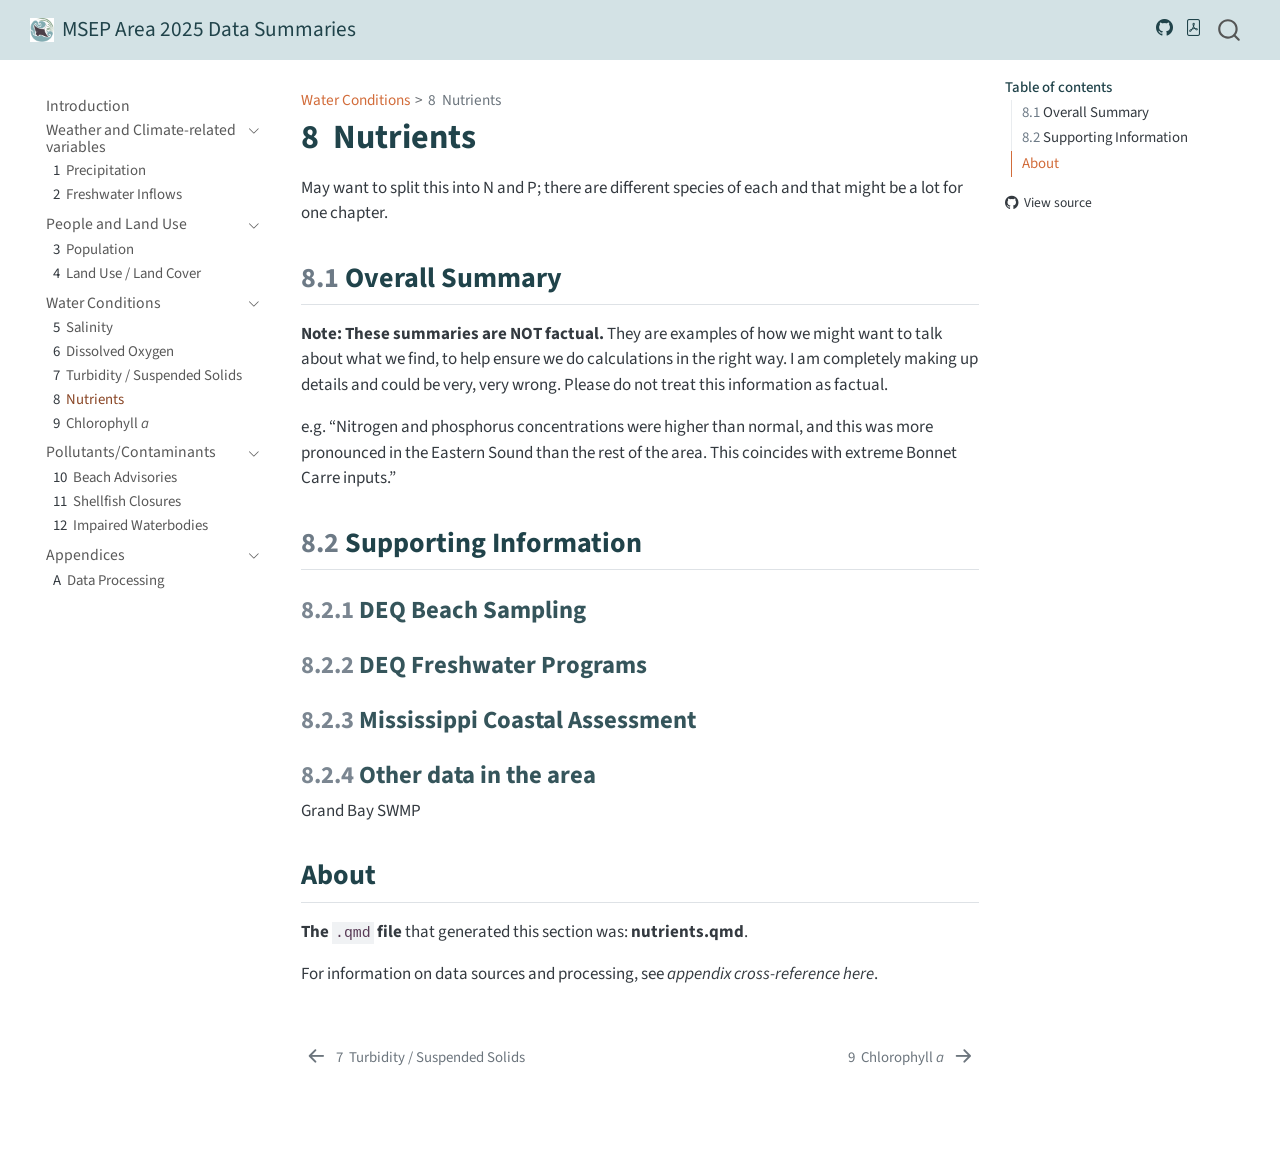
<file: _book/nutrients.html>
<!DOCTYPE html>
<html xmlns="http://www.w3.org/1999/xhtml" lang="en" xml:lang="en"><head>

<meta charset="utf-8">
<meta name="generator" content="quarto-1.8.27">

<meta name="viewport" content="width=device-width, initial-scale=1.0, user-scalable=yes">


<title>8&nbsp; Nutrients – MSEP Area 2025 Data Summaries</title>
<style>
code{white-space: pre-wrap;}
span.smallcaps{font-variant: small-caps;}
div.columns{display: flex; gap: min(4vw, 1.5em);}
div.column{flex: auto; overflow-x: auto;}
div.hanging-indent{margin-left: 1.5em; text-indent: -1.5em;}
ul.task-list{list-style: none;}
ul.task-list li input[type="checkbox"] {
  width: 0.8em;
  margin: 0 0.8em 0.2em -1em; /* quarto-specific, see https://github.com/quarto-dev/quarto-cli/issues/4556 */ 
  vertical-align: middle;
}
</style>


<script src="site_libs/quarto-nav/quarto-nav.js"></script>
<script src="site_libs/quarto-nav/headroom.min.js"></script>
<script src="site_libs/clipboard/clipboard.min.js"></script>
<script src="site_libs/quarto-search/autocomplete.umd.js"></script>
<script src="site_libs/quarto-search/fuse.min.js"></script>
<script src="site_libs/quarto-search/quarto-search.js"></script>
<meta name="quarto:offset" content="./">
<link href="./chla.html" rel="next">
<link href="./turb_tss.html" rel="prev">
<script src="site_libs/quarto-html/quarto.js" type="module"></script>
<script src="site_libs/quarto-html/tabsets/tabsets.js" type="module"></script>
<script src="site_libs/quarto-html/axe/axe-check.js" type="module"></script>
<script src="site_libs/quarto-html/popper.min.js"></script>
<script src="site_libs/quarto-html/tippy.umd.min.js"></script>
<script src="site_libs/quarto-html/anchor.min.js"></script>
<link href="site_libs/quarto-html/tippy.css" rel="stylesheet">
<link href="site_libs/quarto-html/quarto-syntax-highlighting-ed96de9b727972fe78a7b5d16c58bf87.css" rel="stylesheet" class="quarto-color-scheme" id="quarto-text-highlighting-styles">
<link href="site_libs/quarto-html/quarto-syntax-highlighting-dark-4d9afe2b8d18ee9fa5d0d57b5ed4214d.css" rel="stylesheet" class="quarto-color-scheme quarto-color-alternate" id="quarto-text-highlighting-styles">
<link href="site_libs/quarto-html/quarto-syntax-highlighting-ed96de9b727972fe78a7b5d16c58bf87.css" rel="stylesheet" class="quarto-color-scheme-extra" id="quarto-text-highlighting-styles">
<script src="site_libs/bootstrap/bootstrap.min.js"></script>
<link href="site_libs/bootstrap/bootstrap-icons.css" rel="stylesheet">
<link href="site_libs/bootstrap/bootstrap-bed1615155f68655ef6938729c0dc1a2.min.css" rel="stylesheet" append-hash="true" class="quarto-color-scheme" id="quarto-bootstrap" data-mode="light">
<link href="site_libs/bootstrap/bootstrap-dark-bed1615155f68655ef6938729c0dc1a2.min.css" rel="stylesheet" append-hash="true" class="quarto-color-scheme quarto-color-alternate" id="quarto-bootstrap" data-mode="light">
<link href="site_libs/bootstrap/bootstrap-bed1615155f68655ef6938729c0dc1a2.min.css" rel="stylesheet" append-hash="true" class="quarto-color-scheme-extra" id="quarto-bootstrap" data-mode="light">
<script id="quarto-search-options" type="application/json">{
  "location": "navbar",
  "copy-button": false,
  "collapse-after": 3,
  "panel-placement": "end",
  "type": "overlay",
  "limit": 50,
  "keyboard-shortcut": [
    "f",
    "/",
    "s"
  ],
  "show-item-context": false,
  "language": {
    "search-no-results-text": "No results",
    "search-matching-documents-text": "matching documents",
    "search-copy-link-title": "Copy link to search",
    "search-hide-matches-text": "Hide additional matches",
    "search-more-match-text": "more match in this document",
    "search-more-matches-text": "more matches in this document",
    "search-clear-button-title": "Clear",
    "search-text-placeholder": "",
    "search-detached-cancel-button-title": "Cancel",
    "search-submit-button-title": "Submit",
    "search-label": "Search"
  }
}</script>


<link rel="stylesheet" href="custom.css">
</head>

<body class="nav-sidebar floating nav-fixed quarto-light">

<div id="quarto-search-results"></div>
  <header id="quarto-header" class="headroom fixed-top">
    <nav class="navbar navbar-expand-lg " data-bs-theme="dark">
      <div class="navbar-container container-fluid">
      <div class="navbar-brand-container mx-auto">
    <a href="./index.html" class="navbar-brand navbar-brand-logo">
    <img src="./MSEP-logo2.png" alt="" class="navbar-logo light-content">
    <img src="./MSEP-logo2.png" alt="" class="navbar-logo dark-content">
    </a>
    <a class="navbar-brand" href="./index.html">
    <span class="navbar-title">MSEP Area 2025 Data Summaries</span>
    </a>
  </div>
        <div class="quarto-navbar-tools tools-end">
    <a href="https://github.com/CMEP-MS/msep_2025dataSummary" title="Source Code" class="quarto-navigation-tool px-1" aria-label="Source Code"><i class="bi bi-github"></i></a>
    <a href="./MSEP-Area-2025-Data-Summaries.pdf" title="Download PDF" class="quarto-navigation-tool px-1" aria-label="Download PDF"><i class="bi bi-file-pdf"></i></a>
</div>
          <div id="quarto-search" class="" title="Search"></div>
      </div> <!-- /container-fluid -->
    </nav>
  <nav class="quarto-secondary-nav">
    <div class="container-fluid d-flex">
      <button type="button" class="quarto-btn-toggle btn" data-bs-toggle="collapse" role="button" data-bs-target=".quarto-sidebar-collapse-item" aria-controls="quarto-sidebar" aria-expanded="false" aria-label="Toggle sidebar navigation" onclick="if (window.quartoToggleHeadroom) { window.quartoToggleHeadroom(); }">
        <i class="bi bi-layout-text-sidebar-reverse"></i>
      </button>
        <nav class="quarto-page-breadcrumbs" aria-label="breadcrumb"><ol class="breadcrumb"><li class="breadcrumb-item"><a href="./salinity.html">Water Conditions</a></li><li class="breadcrumb-item"><a href="./nutrients.html"><span class="chapter-number">8</span>&nbsp; <span class="chapter-title">Nutrients</span></a></li></ol></nav>
        <a class="flex-grow-1" role="navigation" data-bs-toggle="collapse" data-bs-target=".quarto-sidebar-collapse-item" aria-controls="quarto-sidebar" aria-expanded="false" aria-label="Toggle sidebar navigation" onclick="if (window.quartoToggleHeadroom) { window.quartoToggleHeadroom(); }">      
        </a>
    </div>
  </nav>
</header>
<!-- content -->
<div id="quarto-content" class="quarto-container page-columns page-rows-contents page-layout-article page-navbar">
<!-- sidebar -->
  <nav id="quarto-sidebar" class="sidebar collapse collapse-horizontal quarto-sidebar-collapse-item sidebar-navigation floating overflow-auto">
    <div class="sidebar-menu-container"> 
    <ul class="list-unstyled mt-1">
        <li class="sidebar-item">
  <div class="sidebar-item-container"> 
  <a href="./index.html" class="sidebar-item-text sidebar-link">
 <span class="menu-text">Introduction</span></a>
  </div>
</li>
        <li class="sidebar-item sidebar-item-section">
      <div class="sidebar-item-container"> 
            <a class="sidebar-item-text sidebar-link text-start" data-bs-toggle="collapse" data-bs-target="#quarto-sidebar-section-1" role="navigation" aria-expanded="true">
 <span class="menu-text">Weather and Climate-related variables</span></a>
          <a class="sidebar-item-toggle text-start" data-bs-toggle="collapse" data-bs-target="#quarto-sidebar-section-1" role="navigation" aria-expanded="true" aria-label="Toggle section">
            <i class="bi bi-chevron-right ms-2"></i>
          </a> 
      </div>
      <ul id="quarto-sidebar-section-1" class="collapse list-unstyled sidebar-section depth1 show">  
          <li class="sidebar-item">
  <div class="sidebar-item-container"> 
  <a href="./precipitation.html" class="sidebar-item-text sidebar-link">
 <span class="menu-text"><span class="chapter-number">1</span>&nbsp; <span class="chapter-title">Precipitation</span></span></a>
  </div>
</li>
          <li class="sidebar-item">
  <div class="sidebar-item-container"> 
  <a href="./freshwater_inflows.html" class="sidebar-item-text sidebar-link">
 <span class="menu-text"><span class="chapter-number">2</span>&nbsp; <span class="chapter-title">Freshwater Inflows</span></span></a>
  </div>
</li>
      </ul>
  </li>
        <li class="sidebar-item sidebar-item-section">
      <div class="sidebar-item-container"> 
            <a class="sidebar-item-text sidebar-link text-start" data-bs-toggle="collapse" data-bs-target="#quarto-sidebar-section-2" role="navigation" aria-expanded="true">
 <span class="menu-text">People and Land Use</span></a>
          <a class="sidebar-item-toggle text-start" data-bs-toggle="collapse" data-bs-target="#quarto-sidebar-section-2" role="navigation" aria-expanded="true" aria-label="Toggle section">
            <i class="bi bi-chevron-right ms-2"></i>
          </a> 
      </div>
      <ul id="quarto-sidebar-section-2" class="collapse list-unstyled sidebar-section depth1 show">  
          <li class="sidebar-item">
  <div class="sidebar-item-container"> 
  <a href="./population.html" class="sidebar-item-text sidebar-link">
 <span class="menu-text"><span class="chapter-number">3</span>&nbsp; <span class="chapter-title">Population</span></span></a>
  </div>
</li>
          <li class="sidebar-item">
  <div class="sidebar-item-container"> 
  <a href="./landuse_landcover.html" class="sidebar-item-text sidebar-link">
 <span class="menu-text"><span class="chapter-number">4</span>&nbsp; <span class="chapter-title">Land Use / Land Cover</span></span></a>
  </div>
</li>
      </ul>
  </li>
        <li class="sidebar-item sidebar-item-section">
      <div class="sidebar-item-container"> 
            <a class="sidebar-item-text sidebar-link text-start" data-bs-toggle="collapse" data-bs-target="#quarto-sidebar-section-3" role="navigation" aria-expanded="true">
 <span class="menu-text">Water Conditions</span></a>
          <a class="sidebar-item-toggle text-start" data-bs-toggle="collapse" data-bs-target="#quarto-sidebar-section-3" role="navigation" aria-expanded="true" aria-label="Toggle section">
            <i class="bi bi-chevron-right ms-2"></i>
          </a> 
      </div>
      <ul id="quarto-sidebar-section-3" class="collapse list-unstyled sidebar-section depth1 show">  
          <li class="sidebar-item">
  <div class="sidebar-item-container"> 
  <a href="./salinity.html" class="sidebar-item-text sidebar-link">
 <span class="menu-text"><span class="chapter-number">5</span>&nbsp; <span class="chapter-title">Salinity</span></span></a>
  </div>
</li>
          <li class="sidebar-item">
  <div class="sidebar-item-container"> 
  <a href="./dissolved_oxygen.html" class="sidebar-item-text sidebar-link">
 <span class="menu-text"><span class="chapter-number">6</span>&nbsp; <span class="chapter-title">Dissolved Oxygen</span></span></a>
  </div>
</li>
          <li class="sidebar-item">
  <div class="sidebar-item-container"> 
  <a href="./turb_tss.html" class="sidebar-item-text sidebar-link">
 <span class="menu-text"><span class="chapter-number">7</span>&nbsp; <span class="chapter-title">Turbidity / Suspended Solids</span></span></a>
  </div>
</li>
          <li class="sidebar-item">
  <div class="sidebar-item-container"> 
  <a href="./nutrients.html" class="sidebar-item-text sidebar-link active">
 <span class="menu-text"><span class="chapter-number">8</span>&nbsp; <span class="chapter-title">Nutrients</span></span></a>
  </div>
</li>
          <li class="sidebar-item">
  <div class="sidebar-item-container"> 
  <a href="./chla.html" class="sidebar-item-text sidebar-link">
 <span class="menu-text"><span class="chapter-number">9</span>&nbsp; <span class="chapter-title">Chlorophyll <em>a</em></span></span></a>
  </div>
</li>
      </ul>
  </li>
        <li class="sidebar-item sidebar-item-section">
      <div class="sidebar-item-container"> 
            <a class="sidebar-item-text sidebar-link text-start" data-bs-toggle="collapse" data-bs-target="#quarto-sidebar-section-4" role="navigation" aria-expanded="true">
 <span class="menu-text">Pollutants/Contaminants</span></a>
          <a class="sidebar-item-toggle text-start" data-bs-toggle="collapse" data-bs-target="#quarto-sidebar-section-4" role="navigation" aria-expanded="true" aria-label="Toggle section">
            <i class="bi bi-chevron-right ms-2"></i>
          </a> 
      </div>
      <ul id="quarto-sidebar-section-4" class="collapse list-unstyled sidebar-section depth1 show">  
          <li class="sidebar-item">
  <div class="sidebar-item-container"> 
  <a href="./beach_advisories.html" class="sidebar-item-text sidebar-link">
 <span class="menu-text"><span class="chapter-number">10</span>&nbsp; <span class="chapter-title">Beach Advisories</span></span></a>
  </div>
</li>
          <li class="sidebar-item">
  <div class="sidebar-item-container"> 
  <a href="./shellfish_closures.html" class="sidebar-item-text sidebar-link">
 <span class="menu-text"><span class="chapter-number">11</span>&nbsp; <span class="chapter-title">Shellfish Closures</span></span></a>
  </div>
</li>
          <li class="sidebar-item">
  <div class="sidebar-item-container"> 
  <a href="./impaired_waterbodies.html" class="sidebar-item-text sidebar-link">
 <span class="menu-text"><span class="chapter-number">12</span>&nbsp; <span class="chapter-title">Impaired Waterbodies</span></span></a>
  </div>
</li>
      </ul>
  </li>
        <li class="sidebar-item sidebar-item-section">
      <div class="sidebar-item-container"> 
            <a class="sidebar-item-text sidebar-link text-start" data-bs-toggle="collapse" data-bs-target="#quarto-sidebar-section-5" role="navigation" aria-expanded="true">
 <span class="menu-text">Appendices</span></a>
          <a class="sidebar-item-toggle text-start" data-bs-toggle="collapse" data-bs-target="#quarto-sidebar-section-5" role="navigation" aria-expanded="true" aria-label="Toggle section">
            <i class="bi bi-chevron-right ms-2"></i>
          </a> 
      </div>
      <ul id="quarto-sidebar-section-5" class="collapse list-unstyled sidebar-section depth1 show">  
          <li class="sidebar-item">
  <div class="sidebar-item-container"> 
  <a href="./data_processing.html" class="sidebar-item-text sidebar-link">
 <span class="menu-text"><span class="chapter-number">A</span>&nbsp; <span class="chapter-title">Data Processing</span></span></a>
  </div>
</li>
      </ul>
  </li>
    </ul>
    </div>
</nav>
<div id="quarto-sidebar-glass" class="quarto-sidebar-collapse-item" data-bs-toggle="collapse" data-bs-target=".quarto-sidebar-collapse-item"></div>
<!-- margin-sidebar -->
    <div id="quarto-margin-sidebar" class="sidebar margin-sidebar">
        <nav id="TOC" role="doc-toc" class="toc-active">
    <h2 id="toc-title">Table of contents</h2>
   
  <ul>
  <li><a href="#overall-summary" id="toc-overall-summary" class="nav-link active" data-scroll-target="#overall-summary"><span class="header-section-number">8.1</span> Overall Summary</a></li>
  <li><a href="#supporting-information" id="toc-supporting-information" class="nav-link" data-scroll-target="#supporting-information"><span class="header-section-number">8.2</span> Supporting Information</a>
  <ul class="collapse">
  <li><a href="#deq-beach-sampling" id="toc-deq-beach-sampling" class="nav-link" data-scroll-target="#deq-beach-sampling"><span class="header-section-number">8.2.1</span> DEQ Beach Sampling</a></li>
  <li><a href="#deq-freshwater-programs" id="toc-deq-freshwater-programs" class="nav-link" data-scroll-target="#deq-freshwater-programs"><span class="header-section-number">8.2.2</span> DEQ Freshwater Programs</a></li>
  <li><a href="#mississippi-coastal-assessment" id="toc-mississippi-coastal-assessment" class="nav-link" data-scroll-target="#mississippi-coastal-assessment"><span class="header-section-number">8.2.3</span> Mississippi Coastal Assessment</a></li>
  <li><a href="#other-data-in-the-area" id="toc-other-data-in-the-area" class="nav-link" data-scroll-target="#other-data-in-the-area"><span class="header-section-number">8.2.4</span> Other data in the area</a></li>
  </ul></li>
  <li><a href="#about" id="toc-about" class="nav-link" data-scroll-target="#about">About</a></li>
  </ul>
<div class="toc-actions"><ul><li><a href="https://github.com/CMEP-MS/msep_2025dataSummary/blob/main/nutrients.qmd" target="_blank" class="toc-action"><i class="bi bi-github"></i>View source</a></li></ul></div></nav>
    </div>
<!-- main -->
<main class="content" id="quarto-document-content">

<header id="title-block-header" class="quarto-title-block default"><nav class="quarto-page-breadcrumbs quarto-title-breadcrumbs d-none d-lg-block" aria-label="breadcrumb"><ol class="breadcrumb"><li class="breadcrumb-item"><a href="./salinity.html">Water Conditions</a></li><li class="breadcrumb-item"><a href="./nutrients.html"><span class="chapter-number">8</span>&nbsp; <span class="chapter-title">Nutrients</span></a></li></ol></nav>
<div class="quarto-title">
<h1 class="title"><span id="sec-nutrients" class="quarto-section-identifier"><span class="chapter-number">8</span>&nbsp; <span class="chapter-title">Nutrients</span></span></h1>
</div>



<div class="quarto-title-meta">

    
  
    
  </div>
  


</header>


<p>May want to split this into N and P; there are different species of each and that might be a lot for one chapter.</p>
<section id="overall-summary" class="level2" data-number="8.1">
<h2 data-number="8.1" class="anchored" data-anchor-id="overall-summary"><span class="header-section-number">8.1</span> Overall Summary</h2>
<p><strong>Note: These summaries are NOT factual.</strong> They are examples of how we might want to talk about what we find, to help ensure we do calculations in the right way. I am completely making up details and could be very, very wrong. Please do not treat this information as factual.</p>
<p>e.g.&nbsp;“Nitrogen and phosphorus concentrations were higher than normal, and this was more pronounced in the Eastern Sound than the rest of the area. This coincides with extreme Bonnet Carre inputs.”</p>
</section>
<section id="supporting-information" class="level2" data-number="8.2">
<h2 data-number="8.2" class="anchored" data-anchor-id="supporting-information"><span class="header-section-number">8.2</span> Supporting Information</h2>
<section id="deq-beach-sampling" class="level3" data-number="8.2.1">
<h3 data-number="8.2.1" class="anchored" data-anchor-id="deq-beach-sampling"><span class="header-section-number">8.2.1</span> DEQ Beach Sampling</h3>
</section>
<section id="deq-freshwater-programs" class="level3" data-number="8.2.2">
<h3 data-number="8.2.2" class="anchored" data-anchor-id="deq-freshwater-programs"><span class="header-section-number">8.2.2</span> DEQ Freshwater Programs</h3>
</section>
<section id="mississippi-coastal-assessment" class="level3" data-number="8.2.3">
<h3 data-number="8.2.3" class="anchored" data-anchor-id="mississippi-coastal-assessment"><span class="header-section-number">8.2.3</span> Mississippi Coastal Assessment</h3>
</section>
<section id="other-data-in-the-area" class="level3" data-number="8.2.4">
<h3 data-number="8.2.4" class="anchored" data-anchor-id="other-data-in-the-area"><span class="header-section-number">8.2.4</span> Other data in the area</h3>
<p>Grand Bay SWMP</p>
</section>
</section>
<section id="about" class="level2 unnumbered">
<h2 class="unnumbered anchored" data-anchor-id="about">About</h2>
<p><strong>The <code>.qmd</code> file</strong> that generated this section was: <strong>nutrients.qmd</strong>.</p>
<p>For information on data sources and processing, see <em>appendix cross-reference here</em>.</p>


</section>

</main> <!-- /main -->
<script id="quarto-html-after-body" type="application/javascript">
  window.document.addEventListener("DOMContentLoaded", function (event) {
    const icon = "";
    const anchorJS = new window.AnchorJS();
    anchorJS.options = {
      placement: 'right',
      icon: icon
    };
    anchorJS.add('.anchored');
    const isCodeAnnotation = (el) => {
      for (const clz of el.classList) {
        if (clz.startsWith('code-annotation-')) {                     
          return true;
        }
      }
      return false;
    }
    const onCopySuccess = function(e) {
      // button target
      const button = e.trigger;
      // don't keep focus
      button.blur();
      // flash "checked"
      button.classList.add('code-copy-button-checked');
      var currentTitle = button.getAttribute("title");
      button.setAttribute("title", "Copied!");
      let tooltip;
      if (window.bootstrap) {
        button.setAttribute("data-bs-toggle", "tooltip");
        button.setAttribute("data-bs-placement", "left");
        button.setAttribute("data-bs-title", "Copied!");
        tooltip = new bootstrap.Tooltip(button, 
          { trigger: "manual", 
            customClass: "code-copy-button-tooltip",
            offset: [0, -8]});
        tooltip.show();    
      }
      setTimeout(function() {
        if (tooltip) {
          tooltip.hide();
          button.removeAttribute("data-bs-title");
          button.removeAttribute("data-bs-toggle");
          button.removeAttribute("data-bs-placement");
        }
        button.setAttribute("title", currentTitle);
        button.classList.remove('code-copy-button-checked');
      }, 1000);
      // clear code selection
      e.clearSelection();
    }
    const getTextToCopy = function(trigger) {
      const outerScaffold = trigger.parentElement.cloneNode(true);
      const codeEl = outerScaffold.querySelector('code');
      for (const childEl of codeEl.children) {
        if (isCodeAnnotation(childEl)) {
          childEl.remove();
        }
      }
      return codeEl.innerText;
    }
    const clipboard = new window.ClipboardJS('.code-copy-button:not([data-in-quarto-modal])', {
      text: getTextToCopy
    });
    clipboard.on('success', onCopySuccess);
    if (window.document.getElementById('quarto-embedded-source-code-modal')) {
      const clipboardModal = new window.ClipboardJS('.code-copy-button[data-in-quarto-modal]', {
        text: getTextToCopy,
        container: window.document.getElementById('quarto-embedded-source-code-modal')
      });
      clipboardModal.on('success', onCopySuccess);
    }
      var localhostRegex = new RegExp(/^(?:http|https):\/\/localhost\:?[0-9]*\//);
      var mailtoRegex = new RegExp(/^mailto:/);
        var filterRegex = new RegExp('/' + window.location.host + '/');
      var isInternal = (href) => {
          return filterRegex.test(href) || localhostRegex.test(href) || mailtoRegex.test(href);
      }
      // Inspect non-navigation links and adorn them if external
     var links = window.document.querySelectorAll('a[href]:not(.nav-link):not(.navbar-brand):not(.toc-action):not(.sidebar-link):not(.sidebar-item-toggle):not(.pagination-link):not(.no-external):not([aria-hidden]):not(.dropdown-item):not(.quarto-navigation-tool):not(.about-link)');
      for (var i=0; i<links.length; i++) {
        const link = links[i];
        if (!isInternal(link.href)) {
          // undo the damage that might have been done by quarto-nav.js in the case of
          // links that we want to consider external
          if (link.dataset.originalHref !== undefined) {
            link.href = link.dataset.originalHref;
          }
        }
      }
    function tippyHover(el, contentFn, onTriggerFn, onUntriggerFn) {
      const config = {
        allowHTML: true,
        maxWidth: 500,
        delay: 100,
        arrow: false,
        appendTo: function(el) {
            return el.parentElement;
        },
        interactive: true,
        interactiveBorder: 10,
        theme: 'quarto',
        placement: 'bottom-start',
      };
      if (contentFn) {
        config.content = contentFn;
      }
      if (onTriggerFn) {
        config.onTrigger = onTriggerFn;
      }
      if (onUntriggerFn) {
        config.onUntrigger = onUntriggerFn;
      }
      window.tippy(el, config); 
    }
    const noterefs = window.document.querySelectorAll('a[role="doc-noteref"]');
    for (var i=0; i<noterefs.length; i++) {
      const ref = noterefs[i];
      tippyHover(ref, function() {
        // use id or data attribute instead here
        let href = ref.getAttribute('data-footnote-href') || ref.getAttribute('href');
        try { href = new URL(href).hash; } catch {}
        const id = href.replace(/^#\/?/, "");
        const note = window.document.getElementById(id);
        if (note) {
          return note.innerHTML;
        } else {
          return "";
        }
      });
    }
    const xrefs = window.document.querySelectorAll('a.quarto-xref');
    const processXRef = (id, note) => {
      // Strip column container classes
      const stripColumnClz = (el) => {
        el.classList.remove("page-full", "page-columns");
        if (el.children) {
          for (const child of el.children) {
            stripColumnClz(child);
          }
        }
      }
      stripColumnClz(note)
      if (id === null || id.startsWith('sec-')) {
        // Special case sections, only their first couple elements
        const container = document.createElement("div");
        if (note.children && note.children.length > 2) {
          container.appendChild(note.children[0].cloneNode(true));
          for (let i = 1; i < note.children.length; i++) {
            const child = note.children[i];
            if (child.tagName === "P" && child.innerText === "") {
              continue;
            } else {
              container.appendChild(child.cloneNode(true));
              break;
            }
          }
          if (window.Quarto?.typesetMath) {
            window.Quarto.typesetMath(container);
          }
          return container.innerHTML
        } else {
          if (window.Quarto?.typesetMath) {
            window.Quarto.typesetMath(note);
          }
          return note.innerHTML;
        }
      } else {
        // Remove any anchor links if they are present
        const anchorLink = note.querySelector('a.anchorjs-link');
        if (anchorLink) {
          anchorLink.remove();
        }
        if (window.Quarto?.typesetMath) {
          window.Quarto.typesetMath(note);
        }
        if (note.classList.contains("callout")) {
          return note.outerHTML;
        } else {
          return note.innerHTML;
        }
      }
    }
    for (var i=0; i<xrefs.length; i++) {
      const xref = xrefs[i];
      tippyHover(xref, undefined, function(instance) {
        instance.disable();
        let url = xref.getAttribute('href');
        let hash = undefined; 
        if (url.startsWith('#')) {
          hash = url;
        } else {
          try { hash = new URL(url).hash; } catch {}
        }
        if (hash) {
          const id = hash.replace(/^#\/?/, "");
          const note = window.document.getElementById(id);
          if (note !== null) {
            try {
              const html = processXRef(id, note.cloneNode(true));
              instance.setContent(html);
            } finally {
              instance.enable();
              instance.show();
            }
          } else {
            // See if we can fetch this
            fetch(url.split('#')[0])
            .then(res => res.text())
            .then(html => {
              const parser = new DOMParser();
              const htmlDoc = parser.parseFromString(html, "text/html");
              const note = htmlDoc.getElementById(id);
              if (note !== null) {
                const html = processXRef(id, note);
                instance.setContent(html);
              } 
            }).finally(() => {
              instance.enable();
              instance.show();
            });
          }
        } else {
          // See if we can fetch a full url (with no hash to target)
          // This is a special case and we should probably do some content thinning / targeting
          fetch(url)
          .then(res => res.text())
          .then(html => {
            const parser = new DOMParser();
            const htmlDoc = parser.parseFromString(html, "text/html");
            const note = htmlDoc.querySelector('main.content');
            if (note !== null) {
              // This should only happen for chapter cross references
              // (since there is no id in the URL)
              // remove the first header
              if (note.children.length > 0 && note.children[0].tagName === "HEADER") {
                note.children[0].remove();
              }
              const html = processXRef(null, note);
              instance.setContent(html);
            } 
          }).finally(() => {
            instance.enable();
            instance.show();
          });
        }
      }, function(instance) {
      });
    }
        let selectedAnnoteEl;
        const selectorForAnnotation = ( cell, annotation) => {
          let cellAttr = 'data-code-cell="' + cell + '"';
          let lineAttr = 'data-code-annotation="' +  annotation + '"';
          const selector = 'span[' + cellAttr + '][' + lineAttr + ']';
          return selector;
        }
        const selectCodeLines = (annoteEl) => {
          const doc = window.document;
          const targetCell = annoteEl.getAttribute("data-target-cell");
          const targetAnnotation = annoteEl.getAttribute("data-target-annotation");
          const annoteSpan = window.document.querySelector(selectorForAnnotation(targetCell, targetAnnotation));
          const lines = annoteSpan.getAttribute("data-code-lines").split(",");
          const lineIds = lines.map((line) => {
            return targetCell + "-" + line;
          })
          let top = null;
          let height = null;
          let parent = null;
          if (lineIds.length > 0) {
              //compute the position of the single el (top and bottom and make a div)
              const el = window.document.getElementById(lineIds[0]);
              top = el.offsetTop;
              height = el.offsetHeight;
              parent = el.parentElement.parentElement;
            if (lineIds.length > 1) {
              const lastEl = window.document.getElementById(lineIds[lineIds.length - 1]);
              const bottom = lastEl.offsetTop + lastEl.offsetHeight;
              height = bottom - top;
            }
            if (top !== null && height !== null && parent !== null) {
              // cook up a div (if necessary) and position it 
              let div = window.document.getElementById("code-annotation-line-highlight");
              if (div === null) {
                div = window.document.createElement("div");
                div.setAttribute("id", "code-annotation-line-highlight");
                div.style.position = 'absolute';
                parent.appendChild(div);
              }
              div.style.top = top - 2 + "px";
              div.style.height = height + 4 + "px";
              div.style.left = 0;
              let gutterDiv = window.document.getElementById("code-annotation-line-highlight-gutter");
              if (gutterDiv === null) {
                gutterDiv = window.document.createElement("div");
                gutterDiv.setAttribute("id", "code-annotation-line-highlight-gutter");
                gutterDiv.style.position = 'absolute';
                const codeCell = window.document.getElementById(targetCell);
                const gutter = codeCell.querySelector('.code-annotation-gutter');
                gutter.appendChild(gutterDiv);
              }
              gutterDiv.style.top = top - 2 + "px";
              gutterDiv.style.height = height + 4 + "px";
            }
            selectedAnnoteEl = annoteEl;
          }
        };
        const unselectCodeLines = () => {
          const elementsIds = ["code-annotation-line-highlight", "code-annotation-line-highlight-gutter"];
          elementsIds.forEach((elId) => {
            const div = window.document.getElementById(elId);
            if (div) {
              div.remove();
            }
          });
          selectedAnnoteEl = undefined;
        };
          // Handle positioning of the toggle
      window.addEventListener(
        "resize",
        throttle(() => {
          elRect = undefined;
          if (selectedAnnoteEl) {
            selectCodeLines(selectedAnnoteEl);
          }
        }, 10)
      );
      function throttle(fn, ms) {
      let throttle = false;
      let timer;
        return (...args) => {
          if(!throttle) { // first call gets through
              fn.apply(this, args);
              throttle = true;
          } else { // all the others get throttled
              if(timer) clearTimeout(timer); // cancel #2
              timer = setTimeout(() => {
                fn.apply(this, args);
                timer = throttle = false;
              }, ms);
          }
        };
      }
        // Attach click handler to the DT
        const annoteDls = window.document.querySelectorAll('dt[data-target-cell]');
        for (const annoteDlNode of annoteDls) {
          annoteDlNode.addEventListener('click', (event) => {
            const clickedEl = event.target;
            if (clickedEl !== selectedAnnoteEl) {
              unselectCodeLines();
              const activeEl = window.document.querySelector('dt[data-target-cell].code-annotation-active');
              if (activeEl) {
                activeEl.classList.remove('code-annotation-active');
              }
              selectCodeLines(clickedEl);
              clickedEl.classList.add('code-annotation-active');
            } else {
              // Unselect the line
              unselectCodeLines();
              clickedEl.classList.remove('code-annotation-active');
            }
          });
        }
    const findCites = (el) => {
      const parentEl = el.parentElement;
      if (parentEl) {
        const cites = parentEl.dataset.cites;
        if (cites) {
          return {
            el,
            cites: cites.split(' ')
          };
        } else {
          return findCites(el.parentElement)
        }
      } else {
        return undefined;
      }
    };
    var bibliorefs = window.document.querySelectorAll('a[role="doc-biblioref"]');
    for (var i=0; i<bibliorefs.length; i++) {
      const ref = bibliorefs[i];
      const citeInfo = findCites(ref);
      if (citeInfo) {
        tippyHover(citeInfo.el, function() {
          var popup = window.document.createElement('div');
          citeInfo.cites.forEach(function(cite) {
            var citeDiv = window.document.createElement('div');
            citeDiv.classList.add('hanging-indent');
            citeDiv.classList.add('csl-entry');
            var biblioDiv = window.document.getElementById('ref-' + cite);
            if (biblioDiv) {
              citeDiv.innerHTML = biblioDiv.innerHTML;
            }
            popup.appendChild(citeDiv);
          });
          return popup.innerHTML;
        });
      }
    }
  });
  </script>
<nav class="page-navigation">
  <div class="nav-page nav-page-previous">
      <a href="./turb_tss.html" class="pagination-link" aria-label="Turbidity / Suspended Solids">
        <i class="bi bi-arrow-left-short"></i> <span class="nav-page-text"><span class="chapter-number">7</span>&nbsp; <span class="chapter-title">Turbidity / Suspended Solids</span></span>
      </a>          
  </div>
  <div class="nav-page nav-page-next">
      <a href="./chla.html" class="pagination-link" aria-label="Chlorophyll *a*">
        <span class="nav-page-text"><span class="chapter-number">9</span>&nbsp; <span class="chapter-title">Chlorophyll <em>a</em></span></span> <i class="bi bi-arrow-right-short"></i>
      </a>
  </div>
</nav>
</div> <!-- /content -->




<footer class="footer"><div class="nav-footer"><div class="nav-footer-center"><div class="toc-actions d-sm-block d-md-none"><ul><li><a href="https://github.com/CMEP-MS/msep_2025dataSummary/blob/main/nutrients.qmd" target="_blank" class="toc-action"><i class="bi bi-github"></i>View source</a></li></ul></div></div></div></footer></body></html>
</file>
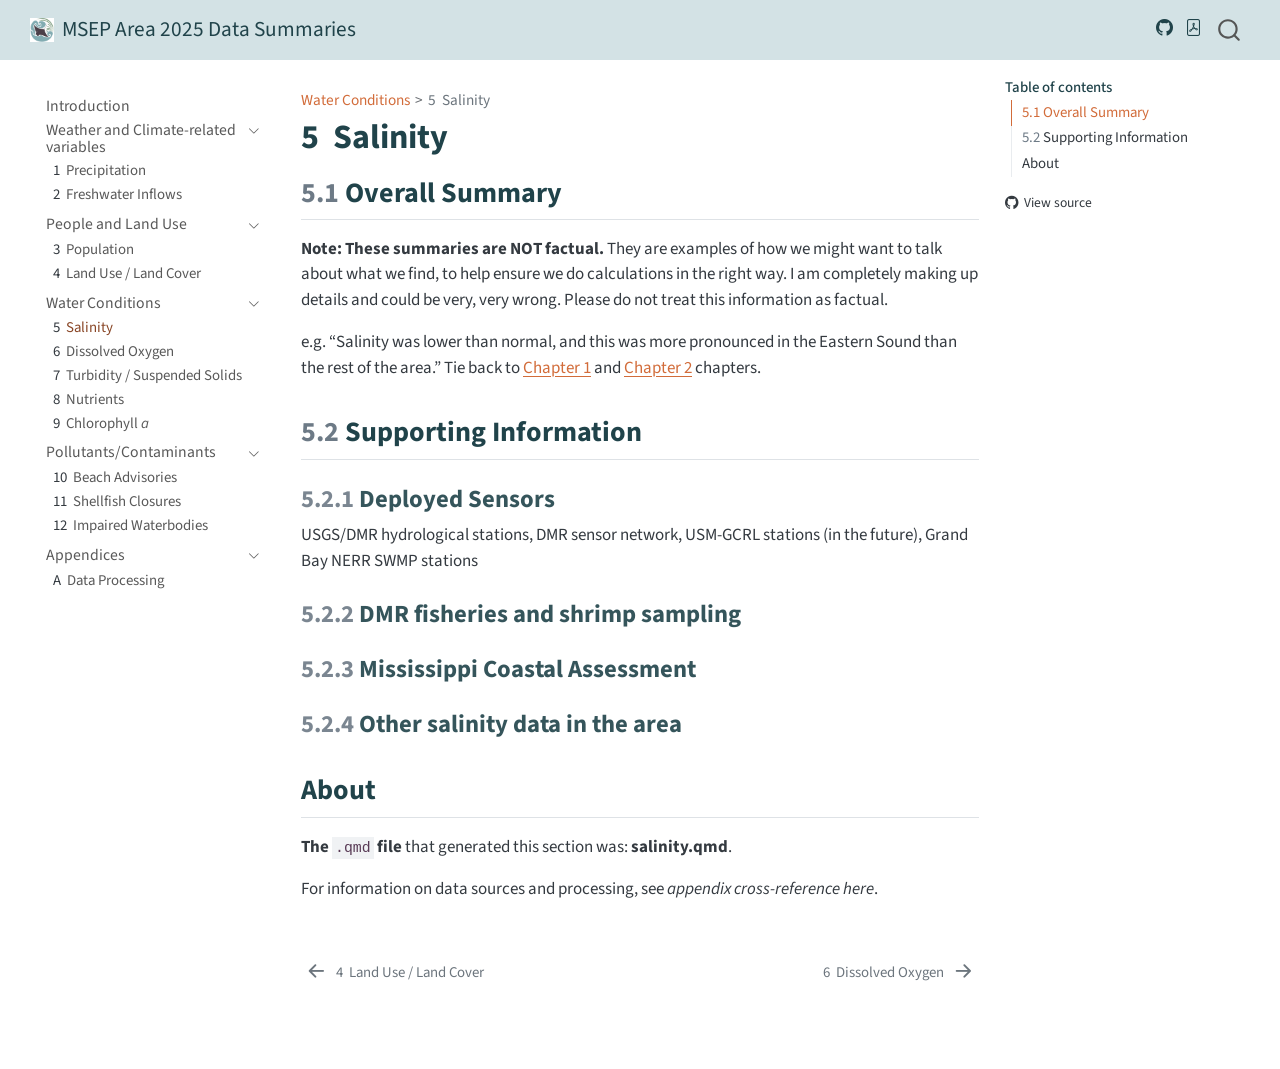
<file: _book/salinity.html>
<!DOCTYPE html>
<html xmlns="http://www.w3.org/1999/xhtml" lang="en" xml:lang="en"><head>

<meta charset="utf-8">
<meta name="generator" content="quarto-1.8.27">

<meta name="viewport" content="width=device-width, initial-scale=1.0, user-scalable=yes">


<title>5&nbsp; Salinity – MSEP Area 2025 Data Summaries</title>
<style>
code{white-space: pre-wrap;}
span.smallcaps{font-variant: small-caps;}
div.columns{display: flex; gap: min(4vw, 1.5em);}
div.column{flex: auto; overflow-x: auto;}
div.hanging-indent{margin-left: 1.5em; text-indent: -1.5em;}
ul.task-list{list-style: none;}
ul.task-list li input[type="checkbox"] {
  width: 0.8em;
  margin: 0 0.8em 0.2em -1em; /* quarto-specific, see https://github.com/quarto-dev/quarto-cli/issues/4556 */ 
  vertical-align: middle;
}
</style>


<script src="site_libs/quarto-nav/quarto-nav.js"></script>
<script src="site_libs/quarto-nav/headroom.min.js"></script>
<script src="site_libs/clipboard/clipboard.min.js"></script>
<script src="site_libs/quarto-search/autocomplete.umd.js"></script>
<script src="site_libs/quarto-search/fuse.min.js"></script>
<script src="site_libs/quarto-search/quarto-search.js"></script>
<meta name="quarto:offset" content="./">
<link href="./dissolved_oxygen.html" rel="next">
<link href="./landuse_landcover.html" rel="prev">
<script src="site_libs/quarto-html/quarto.js" type="module"></script>
<script src="site_libs/quarto-html/tabsets/tabsets.js" type="module"></script>
<script src="site_libs/quarto-html/axe/axe-check.js" type="module"></script>
<script src="site_libs/quarto-html/popper.min.js"></script>
<script src="site_libs/quarto-html/tippy.umd.min.js"></script>
<script src="site_libs/quarto-html/anchor.min.js"></script>
<link href="site_libs/quarto-html/tippy.css" rel="stylesheet">
<link href="site_libs/quarto-html/quarto-syntax-highlighting-ed96de9b727972fe78a7b5d16c58bf87.css" rel="stylesheet" class="quarto-color-scheme" id="quarto-text-highlighting-styles">
<link href="site_libs/quarto-html/quarto-syntax-highlighting-dark-4d9afe2b8d18ee9fa5d0d57b5ed4214d.css" rel="stylesheet" class="quarto-color-scheme quarto-color-alternate" id="quarto-text-highlighting-styles">
<link href="site_libs/quarto-html/quarto-syntax-highlighting-ed96de9b727972fe78a7b5d16c58bf87.css" rel="stylesheet" class="quarto-color-scheme-extra" id="quarto-text-highlighting-styles">
<script src="site_libs/bootstrap/bootstrap.min.js"></script>
<link href="site_libs/bootstrap/bootstrap-icons.css" rel="stylesheet">
<link href="site_libs/bootstrap/bootstrap-bed1615155f68655ef6938729c0dc1a2.min.css" rel="stylesheet" append-hash="true" class="quarto-color-scheme" id="quarto-bootstrap" data-mode="light">
<link href="site_libs/bootstrap/bootstrap-dark-bed1615155f68655ef6938729c0dc1a2.min.css" rel="stylesheet" append-hash="true" class="quarto-color-scheme quarto-color-alternate" id="quarto-bootstrap" data-mode="light">
<link href="site_libs/bootstrap/bootstrap-bed1615155f68655ef6938729c0dc1a2.min.css" rel="stylesheet" append-hash="true" class="quarto-color-scheme-extra" id="quarto-bootstrap" data-mode="light">
<script id="quarto-search-options" type="application/json">{
  "location": "navbar",
  "copy-button": false,
  "collapse-after": 3,
  "panel-placement": "end",
  "type": "overlay",
  "limit": 50,
  "keyboard-shortcut": [
    "f",
    "/",
    "s"
  ],
  "show-item-context": false,
  "language": {
    "search-no-results-text": "No results",
    "search-matching-documents-text": "matching documents",
    "search-copy-link-title": "Copy link to search",
    "search-hide-matches-text": "Hide additional matches",
    "search-more-match-text": "more match in this document",
    "search-more-matches-text": "more matches in this document",
    "search-clear-button-title": "Clear",
    "search-text-placeholder": "",
    "search-detached-cancel-button-title": "Cancel",
    "search-submit-button-title": "Submit",
    "search-label": "Search"
  }
}</script>


<link rel="stylesheet" href="custom.css">
</head>

<body class="nav-sidebar floating nav-fixed quarto-light">

<div id="quarto-search-results"></div>
  <header id="quarto-header" class="headroom fixed-top">
    <nav class="navbar navbar-expand-lg " data-bs-theme="dark">
      <div class="navbar-container container-fluid">
      <div class="navbar-brand-container mx-auto">
    <a href="./index.html" class="navbar-brand navbar-brand-logo">
    <img src="./MSEP-logo2.png" alt="" class="navbar-logo light-content">
    <img src="./MSEP-logo2.png" alt="" class="navbar-logo dark-content">
    </a>
    <a class="navbar-brand" href="./index.html">
    <span class="navbar-title">MSEP Area 2025 Data Summaries</span>
    </a>
  </div>
        <div class="quarto-navbar-tools tools-end">
    <a href="https://github.com/CMEP-MS/msep_2025dataSummary" title="Source Code" class="quarto-navigation-tool px-1" aria-label="Source Code"><i class="bi bi-github"></i></a>
    <a href="./MSEP-Area-2025-Data-Summaries.pdf" title="Download PDF" class="quarto-navigation-tool px-1" aria-label="Download PDF"><i class="bi bi-file-pdf"></i></a>
</div>
          <div id="quarto-search" class="" title="Search"></div>
      </div> <!-- /container-fluid -->
    </nav>
  <nav class="quarto-secondary-nav">
    <div class="container-fluid d-flex">
      <button type="button" class="quarto-btn-toggle btn" data-bs-toggle="collapse" role="button" data-bs-target=".quarto-sidebar-collapse-item" aria-controls="quarto-sidebar" aria-expanded="false" aria-label="Toggle sidebar navigation" onclick="if (window.quartoToggleHeadroom) { window.quartoToggleHeadroom(); }">
        <i class="bi bi-layout-text-sidebar-reverse"></i>
      </button>
        <nav class="quarto-page-breadcrumbs" aria-label="breadcrumb"><ol class="breadcrumb"><li class="breadcrumb-item"><a href="./salinity.html">Water Conditions</a></li><li class="breadcrumb-item"><a href="./salinity.html"><span class="chapter-number">5</span>&nbsp; <span class="chapter-title">Salinity</span></a></li></ol></nav>
        <a class="flex-grow-1" role="navigation" data-bs-toggle="collapse" data-bs-target=".quarto-sidebar-collapse-item" aria-controls="quarto-sidebar" aria-expanded="false" aria-label="Toggle sidebar navigation" onclick="if (window.quartoToggleHeadroom) { window.quartoToggleHeadroom(); }">      
        </a>
    </div>
  </nav>
</header>
<!-- content -->
<div id="quarto-content" class="quarto-container page-columns page-rows-contents page-layout-article page-navbar">
<!-- sidebar -->
  <nav id="quarto-sidebar" class="sidebar collapse collapse-horizontal quarto-sidebar-collapse-item sidebar-navigation floating overflow-auto">
    <div class="sidebar-menu-container"> 
    <ul class="list-unstyled mt-1">
        <li class="sidebar-item">
  <div class="sidebar-item-container"> 
  <a href="./index.html" class="sidebar-item-text sidebar-link">
 <span class="menu-text">Introduction</span></a>
  </div>
</li>
        <li class="sidebar-item sidebar-item-section">
      <div class="sidebar-item-container"> 
            <a class="sidebar-item-text sidebar-link text-start" data-bs-toggle="collapse" data-bs-target="#quarto-sidebar-section-1" role="navigation" aria-expanded="true">
 <span class="menu-text">Weather and Climate-related variables</span></a>
          <a class="sidebar-item-toggle text-start" data-bs-toggle="collapse" data-bs-target="#quarto-sidebar-section-1" role="navigation" aria-expanded="true" aria-label="Toggle section">
            <i class="bi bi-chevron-right ms-2"></i>
          </a> 
      </div>
      <ul id="quarto-sidebar-section-1" class="collapse list-unstyled sidebar-section depth1 show">  
          <li class="sidebar-item">
  <div class="sidebar-item-container"> 
  <a href="./precipitation.html" class="sidebar-item-text sidebar-link">
 <span class="menu-text"><span class="chapter-number">1</span>&nbsp; <span class="chapter-title">Precipitation</span></span></a>
  </div>
</li>
          <li class="sidebar-item">
  <div class="sidebar-item-container"> 
  <a href="./freshwater_inflows.html" class="sidebar-item-text sidebar-link">
 <span class="menu-text"><span class="chapter-number">2</span>&nbsp; <span class="chapter-title">Freshwater Inflows</span></span></a>
  </div>
</li>
      </ul>
  </li>
        <li class="sidebar-item sidebar-item-section">
      <div class="sidebar-item-container"> 
            <a class="sidebar-item-text sidebar-link text-start" data-bs-toggle="collapse" data-bs-target="#quarto-sidebar-section-2" role="navigation" aria-expanded="true">
 <span class="menu-text">People and Land Use</span></a>
          <a class="sidebar-item-toggle text-start" data-bs-toggle="collapse" data-bs-target="#quarto-sidebar-section-2" role="navigation" aria-expanded="true" aria-label="Toggle section">
            <i class="bi bi-chevron-right ms-2"></i>
          </a> 
      </div>
      <ul id="quarto-sidebar-section-2" class="collapse list-unstyled sidebar-section depth1 show">  
          <li class="sidebar-item">
  <div class="sidebar-item-container"> 
  <a href="./population.html" class="sidebar-item-text sidebar-link">
 <span class="menu-text"><span class="chapter-number">3</span>&nbsp; <span class="chapter-title">Population</span></span></a>
  </div>
</li>
          <li class="sidebar-item">
  <div class="sidebar-item-container"> 
  <a href="./landuse_landcover.html" class="sidebar-item-text sidebar-link">
 <span class="menu-text"><span class="chapter-number">4</span>&nbsp; <span class="chapter-title">Land Use / Land Cover</span></span></a>
  </div>
</li>
      </ul>
  </li>
        <li class="sidebar-item sidebar-item-section">
      <div class="sidebar-item-container"> 
            <a class="sidebar-item-text sidebar-link text-start" data-bs-toggle="collapse" data-bs-target="#quarto-sidebar-section-3" role="navigation" aria-expanded="true">
 <span class="menu-text">Water Conditions</span></a>
          <a class="sidebar-item-toggle text-start" data-bs-toggle="collapse" data-bs-target="#quarto-sidebar-section-3" role="navigation" aria-expanded="true" aria-label="Toggle section">
            <i class="bi bi-chevron-right ms-2"></i>
          </a> 
      </div>
      <ul id="quarto-sidebar-section-3" class="collapse list-unstyled sidebar-section depth1 show">  
          <li class="sidebar-item">
  <div class="sidebar-item-container"> 
  <a href="./salinity.html" class="sidebar-item-text sidebar-link active">
 <span class="menu-text"><span class="chapter-number">5</span>&nbsp; <span class="chapter-title">Salinity</span></span></a>
  </div>
</li>
          <li class="sidebar-item">
  <div class="sidebar-item-container"> 
  <a href="./dissolved_oxygen.html" class="sidebar-item-text sidebar-link">
 <span class="menu-text"><span class="chapter-number">6</span>&nbsp; <span class="chapter-title">Dissolved Oxygen</span></span></a>
  </div>
</li>
          <li class="sidebar-item">
  <div class="sidebar-item-container"> 
  <a href="./turb_tss.html" class="sidebar-item-text sidebar-link">
 <span class="menu-text"><span class="chapter-number">7</span>&nbsp; <span class="chapter-title">Turbidity / Suspended Solids</span></span></a>
  </div>
</li>
          <li class="sidebar-item">
  <div class="sidebar-item-container"> 
  <a href="./nutrients.html" class="sidebar-item-text sidebar-link">
 <span class="menu-text"><span class="chapter-number">8</span>&nbsp; <span class="chapter-title">Nutrients</span></span></a>
  </div>
</li>
          <li class="sidebar-item">
  <div class="sidebar-item-container"> 
  <a href="./chla.html" class="sidebar-item-text sidebar-link">
 <span class="menu-text"><span class="chapter-number">9</span>&nbsp; <span class="chapter-title">Chlorophyll <em>a</em></span></span></a>
  </div>
</li>
      </ul>
  </li>
        <li class="sidebar-item sidebar-item-section">
      <div class="sidebar-item-container"> 
            <a class="sidebar-item-text sidebar-link text-start" data-bs-toggle="collapse" data-bs-target="#quarto-sidebar-section-4" role="navigation" aria-expanded="true">
 <span class="menu-text">Pollutants/Contaminants</span></a>
          <a class="sidebar-item-toggle text-start" data-bs-toggle="collapse" data-bs-target="#quarto-sidebar-section-4" role="navigation" aria-expanded="true" aria-label="Toggle section">
            <i class="bi bi-chevron-right ms-2"></i>
          </a> 
      </div>
      <ul id="quarto-sidebar-section-4" class="collapse list-unstyled sidebar-section depth1 show">  
          <li class="sidebar-item">
  <div class="sidebar-item-container"> 
  <a href="./beach_advisories.html" class="sidebar-item-text sidebar-link">
 <span class="menu-text"><span class="chapter-number">10</span>&nbsp; <span class="chapter-title">Beach Advisories</span></span></a>
  </div>
</li>
          <li class="sidebar-item">
  <div class="sidebar-item-container"> 
  <a href="./shellfish_closures.html" class="sidebar-item-text sidebar-link">
 <span class="menu-text"><span class="chapter-number">11</span>&nbsp; <span class="chapter-title">Shellfish Closures</span></span></a>
  </div>
</li>
          <li class="sidebar-item">
  <div class="sidebar-item-container"> 
  <a href="./impaired_waterbodies.html" class="sidebar-item-text sidebar-link">
 <span class="menu-text"><span class="chapter-number">12</span>&nbsp; <span class="chapter-title">Impaired Waterbodies</span></span></a>
  </div>
</li>
      </ul>
  </li>
        <li class="sidebar-item sidebar-item-section">
      <div class="sidebar-item-container"> 
            <a class="sidebar-item-text sidebar-link text-start" data-bs-toggle="collapse" data-bs-target="#quarto-sidebar-section-5" role="navigation" aria-expanded="true">
 <span class="menu-text">Appendices</span></a>
          <a class="sidebar-item-toggle text-start" data-bs-toggle="collapse" data-bs-target="#quarto-sidebar-section-5" role="navigation" aria-expanded="true" aria-label="Toggle section">
            <i class="bi bi-chevron-right ms-2"></i>
          </a> 
      </div>
      <ul id="quarto-sidebar-section-5" class="collapse list-unstyled sidebar-section depth1 show">  
          <li class="sidebar-item">
  <div class="sidebar-item-container"> 
  <a href="./data_processing.html" class="sidebar-item-text sidebar-link">
 <span class="menu-text"><span class="chapter-number">A</span>&nbsp; <span class="chapter-title">Data Processing</span></span></a>
  </div>
</li>
      </ul>
  </li>
    </ul>
    </div>
</nav>
<div id="quarto-sidebar-glass" class="quarto-sidebar-collapse-item" data-bs-toggle="collapse" data-bs-target=".quarto-sidebar-collapse-item"></div>
<!-- margin-sidebar -->
    <div id="quarto-margin-sidebar" class="sidebar margin-sidebar">
        <nav id="TOC" role="doc-toc" class="toc-active">
    <h2 id="toc-title">Table of contents</h2>
   
  <ul>
  <li><a href="#overall-summary" id="toc-overall-summary" class="nav-link active" data-scroll-target="#overall-summary"><span class="header-section-number">5.1</span> Overall Summary</a></li>
  <li><a href="#supporting-information" id="toc-supporting-information" class="nav-link" data-scroll-target="#supporting-information"><span class="header-section-number">5.2</span> Supporting Information</a>
  <ul class="collapse">
  <li><a href="#deployed-sensors" id="toc-deployed-sensors" class="nav-link" data-scroll-target="#deployed-sensors"><span class="header-section-number">5.2.1</span> Deployed Sensors</a></li>
  <li><a href="#dmr-fisheries-and-shrimp-sampling" id="toc-dmr-fisheries-and-shrimp-sampling" class="nav-link" data-scroll-target="#dmr-fisheries-and-shrimp-sampling"><span class="header-section-number">5.2.2</span> DMR fisheries and shrimp sampling</a></li>
  <li><a href="#mississippi-coastal-assessment" id="toc-mississippi-coastal-assessment" class="nav-link" data-scroll-target="#mississippi-coastal-assessment"><span class="header-section-number">5.2.3</span> Mississippi Coastal Assessment</a></li>
  <li><a href="#other-salinity-data-in-the-area" id="toc-other-salinity-data-in-the-area" class="nav-link" data-scroll-target="#other-salinity-data-in-the-area"><span class="header-section-number">5.2.4</span> Other salinity data in the area</a></li>
  </ul></li>
  <li><a href="#about" id="toc-about" class="nav-link" data-scroll-target="#about">About</a></li>
  </ul>
<div class="toc-actions"><ul><li><a href="https://github.com/CMEP-MS/msep_2025dataSummary/blob/main/salinity.qmd" target="_blank" class="toc-action"><i class="bi bi-github"></i>View source</a></li></ul></div></nav>
    </div>
<!-- main -->
<main class="content" id="quarto-document-content">

<header id="title-block-header" class="quarto-title-block default"><nav class="quarto-page-breadcrumbs quarto-title-breadcrumbs d-none d-lg-block" aria-label="breadcrumb"><ol class="breadcrumb"><li class="breadcrumb-item"><a href="./salinity.html">Water Conditions</a></li><li class="breadcrumb-item"><a href="./salinity.html"><span class="chapter-number">5</span>&nbsp; <span class="chapter-title">Salinity</span></a></li></ol></nav>
<div class="quarto-title">
<h1 class="title"><span id="sec-salinity" class="quarto-section-identifier"><span class="chapter-number">5</span>&nbsp; <span class="chapter-title">Salinity</span></span></h1>
</div>



<div class="quarto-title-meta">

    
  
    
  </div>
  


</header>


<section id="overall-summary" class="level2" data-number="5.1">
<h2 data-number="5.1" class="anchored" data-anchor-id="overall-summary"><span class="header-section-number">5.1</span> Overall Summary</h2>
<p><strong>Note: These summaries are NOT factual.</strong> They are examples of how we might want to talk about what we find, to help ensure we do calculations in the right way. I am completely making up details and could be very, very wrong. Please do not treat this information as factual.</p>
<p>e.g.&nbsp;“Salinity was lower than normal, and this was more pronounced in the Eastern Sound than the rest of the area.” Tie back to <a href="precipitation.html" class="quarto-xref"><span>Chapter 1</span></a> and <a href="freshwater_inflows.html" class="quarto-xref"><span>Chapter 2</span></a> chapters.</p>
</section>
<section id="supporting-information" class="level2" data-number="5.2">
<h2 data-number="5.2" class="anchored" data-anchor-id="supporting-information"><span class="header-section-number">5.2</span> Supporting Information</h2>
<section id="deployed-sensors" class="level3" data-number="5.2.1">
<h3 data-number="5.2.1" class="anchored" data-anchor-id="deployed-sensors"><span class="header-section-number">5.2.1</span> Deployed Sensors</h3>
<p>USGS/DMR hydrological stations, DMR sensor network, USM-GCRL stations (in the future), Grand Bay NERR SWMP stations</p>
</section>
<section id="dmr-fisheries-and-shrimp-sampling" class="level3" data-number="5.2.2">
<h3 data-number="5.2.2" class="anchored" data-anchor-id="dmr-fisheries-and-shrimp-sampling"><span class="header-section-number">5.2.2</span> DMR fisheries and shrimp sampling</h3>
</section>
<section id="mississippi-coastal-assessment" class="level3" data-number="5.2.3">
<h3 data-number="5.2.3" class="anchored" data-anchor-id="mississippi-coastal-assessment"><span class="header-section-number">5.2.3</span> Mississippi Coastal Assessment</h3>
</section>
<section id="other-salinity-data-in-the-area" class="level3" data-number="5.2.4">
<h3 data-number="5.2.4" class="anchored" data-anchor-id="other-salinity-data-in-the-area"><span class="header-section-number">5.2.4</span> Other salinity data in the area</h3>
</section>
</section>
<section id="about" class="level2 unnumbered">
<h2 class="unnumbered anchored" data-anchor-id="about">About</h2>
<p><strong>The <code>.qmd</code> file</strong> that generated this section was: <strong>salinity.qmd</strong>.</p>
<p>For information on data sources and processing, see <em>appendix cross-reference here</em>.</p>


</section>

</main> <!-- /main -->
<script id="quarto-html-after-body" type="application/javascript">
  window.document.addEventListener("DOMContentLoaded", function (event) {
    const icon = "";
    const anchorJS = new window.AnchorJS();
    anchorJS.options = {
      placement: 'right',
      icon: icon
    };
    anchorJS.add('.anchored');
    const isCodeAnnotation = (el) => {
      for (const clz of el.classList) {
        if (clz.startsWith('code-annotation-')) {                     
          return true;
        }
      }
      return false;
    }
    const onCopySuccess = function(e) {
      // button target
      const button = e.trigger;
      // don't keep focus
      button.blur();
      // flash "checked"
      button.classList.add('code-copy-button-checked');
      var currentTitle = button.getAttribute("title");
      button.setAttribute("title", "Copied!");
      let tooltip;
      if (window.bootstrap) {
        button.setAttribute("data-bs-toggle", "tooltip");
        button.setAttribute("data-bs-placement", "left");
        button.setAttribute("data-bs-title", "Copied!");
        tooltip = new bootstrap.Tooltip(button, 
          { trigger: "manual", 
            customClass: "code-copy-button-tooltip",
            offset: [0, -8]});
        tooltip.show();    
      }
      setTimeout(function() {
        if (tooltip) {
          tooltip.hide();
          button.removeAttribute("data-bs-title");
          button.removeAttribute("data-bs-toggle");
          button.removeAttribute("data-bs-placement");
        }
        button.setAttribute("title", currentTitle);
        button.classList.remove('code-copy-button-checked');
      }, 1000);
      // clear code selection
      e.clearSelection();
    }
    const getTextToCopy = function(trigger) {
      const outerScaffold = trigger.parentElement.cloneNode(true);
      const codeEl = outerScaffold.querySelector('code');
      for (const childEl of codeEl.children) {
        if (isCodeAnnotation(childEl)) {
          childEl.remove();
        }
      }
      return codeEl.innerText;
    }
    const clipboard = new window.ClipboardJS('.code-copy-button:not([data-in-quarto-modal])', {
      text: getTextToCopy
    });
    clipboard.on('success', onCopySuccess);
    if (window.document.getElementById('quarto-embedded-source-code-modal')) {
      const clipboardModal = new window.ClipboardJS('.code-copy-button[data-in-quarto-modal]', {
        text: getTextToCopy,
        container: window.document.getElementById('quarto-embedded-source-code-modal')
      });
      clipboardModal.on('success', onCopySuccess);
    }
      var localhostRegex = new RegExp(/^(?:http|https):\/\/localhost\:?[0-9]*\//);
      var mailtoRegex = new RegExp(/^mailto:/);
        var filterRegex = new RegExp('/' + window.location.host + '/');
      var isInternal = (href) => {
          return filterRegex.test(href) || localhostRegex.test(href) || mailtoRegex.test(href);
      }
      // Inspect non-navigation links and adorn them if external
     var links = window.document.querySelectorAll('a[href]:not(.nav-link):not(.navbar-brand):not(.toc-action):not(.sidebar-link):not(.sidebar-item-toggle):not(.pagination-link):not(.no-external):not([aria-hidden]):not(.dropdown-item):not(.quarto-navigation-tool):not(.about-link)');
      for (var i=0; i<links.length; i++) {
        const link = links[i];
        if (!isInternal(link.href)) {
          // undo the damage that might have been done by quarto-nav.js in the case of
          // links that we want to consider external
          if (link.dataset.originalHref !== undefined) {
            link.href = link.dataset.originalHref;
          }
        }
      }
    function tippyHover(el, contentFn, onTriggerFn, onUntriggerFn) {
      const config = {
        allowHTML: true,
        maxWidth: 500,
        delay: 100,
        arrow: false,
        appendTo: function(el) {
            return el.parentElement;
        },
        interactive: true,
        interactiveBorder: 10,
        theme: 'quarto',
        placement: 'bottom-start',
      };
      if (contentFn) {
        config.content = contentFn;
      }
      if (onTriggerFn) {
        config.onTrigger = onTriggerFn;
      }
      if (onUntriggerFn) {
        config.onUntrigger = onUntriggerFn;
      }
      window.tippy(el, config); 
    }
    const noterefs = window.document.querySelectorAll('a[role="doc-noteref"]');
    for (var i=0; i<noterefs.length; i++) {
      const ref = noterefs[i];
      tippyHover(ref, function() {
        // use id or data attribute instead here
        let href = ref.getAttribute('data-footnote-href') || ref.getAttribute('href');
        try { href = new URL(href).hash; } catch {}
        const id = href.replace(/^#\/?/, "");
        const note = window.document.getElementById(id);
        if (note) {
          return note.innerHTML;
        } else {
          return "";
        }
      });
    }
    const xrefs = window.document.querySelectorAll('a.quarto-xref');
    const processXRef = (id, note) => {
      // Strip column container classes
      const stripColumnClz = (el) => {
        el.classList.remove("page-full", "page-columns");
        if (el.children) {
          for (const child of el.children) {
            stripColumnClz(child);
          }
        }
      }
      stripColumnClz(note)
      if (id === null || id.startsWith('sec-')) {
        // Special case sections, only their first couple elements
        const container = document.createElement("div");
        if (note.children && note.children.length > 2) {
          container.appendChild(note.children[0].cloneNode(true));
          for (let i = 1; i < note.children.length; i++) {
            const child = note.children[i];
            if (child.tagName === "P" && child.innerText === "") {
              continue;
            } else {
              container.appendChild(child.cloneNode(true));
              break;
            }
          }
          if (window.Quarto?.typesetMath) {
            window.Quarto.typesetMath(container);
          }
          return container.innerHTML
        } else {
          if (window.Quarto?.typesetMath) {
            window.Quarto.typesetMath(note);
          }
          return note.innerHTML;
        }
      } else {
        // Remove any anchor links if they are present
        const anchorLink = note.querySelector('a.anchorjs-link');
        if (anchorLink) {
          anchorLink.remove();
        }
        if (window.Quarto?.typesetMath) {
          window.Quarto.typesetMath(note);
        }
        if (note.classList.contains("callout")) {
          return note.outerHTML;
        } else {
          return note.innerHTML;
        }
      }
    }
    for (var i=0; i<xrefs.length; i++) {
      const xref = xrefs[i];
      tippyHover(xref, undefined, function(instance) {
        instance.disable();
        let url = xref.getAttribute('href');
        let hash = undefined; 
        if (url.startsWith('#')) {
          hash = url;
        } else {
          try { hash = new URL(url).hash; } catch {}
        }
        if (hash) {
          const id = hash.replace(/^#\/?/, "");
          const note = window.document.getElementById(id);
          if (note !== null) {
            try {
              const html = processXRef(id, note.cloneNode(true));
              instance.setContent(html);
            } finally {
              instance.enable();
              instance.show();
            }
          } else {
            // See if we can fetch this
            fetch(url.split('#')[0])
            .then(res => res.text())
            .then(html => {
              const parser = new DOMParser();
              const htmlDoc = parser.parseFromString(html, "text/html");
              const note = htmlDoc.getElementById(id);
              if (note !== null) {
                const html = processXRef(id, note);
                instance.setContent(html);
              } 
            }).finally(() => {
              instance.enable();
              instance.show();
            });
          }
        } else {
          // See if we can fetch a full url (with no hash to target)
          // This is a special case and we should probably do some content thinning / targeting
          fetch(url)
          .then(res => res.text())
          .then(html => {
            const parser = new DOMParser();
            const htmlDoc = parser.parseFromString(html, "text/html");
            const note = htmlDoc.querySelector('main.content');
            if (note !== null) {
              // This should only happen for chapter cross references
              // (since there is no id in the URL)
              // remove the first header
              if (note.children.length > 0 && note.children[0].tagName === "HEADER") {
                note.children[0].remove();
              }
              const html = processXRef(null, note);
              instance.setContent(html);
            } 
          }).finally(() => {
            instance.enable();
            instance.show();
          });
        }
      }, function(instance) {
      });
    }
        let selectedAnnoteEl;
        const selectorForAnnotation = ( cell, annotation) => {
          let cellAttr = 'data-code-cell="' + cell + '"';
          let lineAttr = 'data-code-annotation="' +  annotation + '"';
          const selector = 'span[' + cellAttr + '][' + lineAttr + ']';
          return selector;
        }
        const selectCodeLines = (annoteEl) => {
          const doc = window.document;
          const targetCell = annoteEl.getAttribute("data-target-cell");
          const targetAnnotation = annoteEl.getAttribute("data-target-annotation");
          const annoteSpan = window.document.querySelector(selectorForAnnotation(targetCell, targetAnnotation));
          const lines = annoteSpan.getAttribute("data-code-lines").split(",");
          const lineIds = lines.map((line) => {
            return targetCell + "-" + line;
          })
          let top = null;
          let height = null;
          let parent = null;
          if (lineIds.length > 0) {
              //compute the position of the single el (top and bottom and make a div)
              const el = window.document.getElementById(lineIds[0]);
              top = el.offsetTop;
              height = el.offsetHeight;
              parent = el.parentElement.parentElement;
            if (lineIds.length > 1) {
              const lastEl = window.document.getElementById(lineIds[lineIds.length - 1]);
              const bottom = lastEl.offsetTop + lastEl.offsetHeight;
              height = bottom - top;
            }
            if (top !== null && height !== null && parent !== null) {
              // cook up a div (if necessary) and position it 
              let div = window.document.getElementById("code-annotation-line-highlight");
              if (div === null) {
                div = window.document.createElement("div");
                div.setAttribute("id", "code-annotation-line-highlight");
                div.style.position = 'absolute';
                parent.appendChild(div);
              }
              div.style.top = top - 2 + "px";
              div.style.height = height + 4 + "px";
              div.style.left = 0;
              let gutterDiv = window.document.getElementById("code-annotation-line-highlight-gutter");
              if (gutterDiv === null) {
                gutterDiv = window.document.createElement("div");
                gutterDiv.setAttribute("id", "code-annotation-line-highlight-gutter");
                gutterDiv.style.position = 'absolute';
                const codeCell = window.document.getElementById(targetCell);
                const gutter = codeCell.querySelector('.code-annotation-gutter');
                gutter.appendChild(gutterDiv);
              }
              gutterDiv.style.top = top - 2 + "px";
              gutterDiv.style.height = height + 4 + "px";
            }
            selectedAnnoteEl = annoteEl;
          }
        };
        const unselectCodeLines = () => {
          const elementsIds = ["code-annotation-line-highlight", "code-annotation-line-highlight-gutter"];
          elementsIds.forEach((elId) => {
            const div = window.document.getElementById(elId);
            if (div) {
              div.remove();
            }
          });
          selectedAnnoteEl = undefined;
        };
          // Handle positioning of the toggle
      window.addEventListener(
        "resize",
        throttle(() => {
          elRect = undefined;
          if (selectedAnnoteEl) {
            selectCodeLines(selectedAnnoteEl);
          }
        }, 10)
      );
      function throttle(fn, ms) {
      let throttle = false;
      let timer;
        return (...args) => {
          if(!throttle) { // first call gets through
              fn.apply(this, args);
              throttle = true;
          } else { // all the others get throttled
              if(timer) clearTimeout(timer); // cancel #2
              timer = setTimeout(() => {
                fn.apply(this, args);
                timer = throttle = false;
              }, ms);
          }
        };
      }
        // Attach click handler to the DT
        const annoteDls = window.document.querySelectorAll('dt[data-target-cell]');
        for (const annoteDlNode of annoteDls) {
          annoteDlNode.addEventListener('click', (event) => {
            const clickedEl = event.target;
            if (clickedEl !== selectedAnnoteEl) {
              unselectCodeLines();
              const activeEl = window.document.querySelector('dt[data-target-cell].code-annotation-active');
              if (activeEl) {
                activeEl.classList.remove('code-annotation-active');
              }
              selectCodeLines(clickedEl);
              clickedEl.classList.add('code-annotation-active');
            } else {
              // Unselect the line
              unselectCodeLines();
              clickedEl.classList.remove('code-annotation-active');
            }
          });
        }
    const findCites = (el) => {
      const parentEl = el.parentElement;
      if (parentEl) {
        const cites = parentEl.dataset.cites;
        if (cites) {
          return {
            el,
            cites: cites.split(' ')
          };
        } else {
          return findCites(el.parentElement)
        }
      } else {
        return undefined;
      }
    };
    var bibliorefs = window.document.querySelectorAll('a[role="doc-biblioref"]');
    for (var i=0; i<bibliorefs.length; i++) {
      const ref = bibliorefs[i];
      const citeInfo = findCites(ref);
      if (citeInfo) {
        tippyHover(citeInfo.el, function() {
          var popup = window.document.createElement('div');
          citeInfo.cites.forEach(function(cite) {
            var citeDiv = window.document.createElement('div');
            citeDiv.classList.add('hanging-indent');
            citeDiv.classList.add('csl-entry');
            var biblioDiv = window.document.getElementById('ref-' + cite);
            if (biblioDiv) {
              citeDiv.innerHTML = biblioDiv.innerHTML;
            }
            popup.appendChild(citeDiv);
          });
          return popup.innerHTML;
        });
      }
    }
  });
  </script>
<nav class="page-navigation">
  <div class="nav-page nav-page-previous">
      <a href="./landuse_landcover.html" class="pagination-link" aria-label="Land Use / Land Cover">
        <i class="bi bi-arrow-left-short"></i> <span class="nav-page-text"><span class="chapter-number">4</span>&nbsp; <span class="chapter-title">Land Use / Land Cover</span></span>
      </a>          
  </div>
  <div class="nav-page nav-page-next">
      <a href="./dissolved_oxygen.html" class="pagination-link" aria-label="Dissolved Oxygen">
        <span class="nav-page-text"><span class="chapter-number">6</span>&nbsp; <span class="chapter-title">Dissolved Oxygen</span></span> <i class="bi bi-arrow-right-short"></i>
      </a>
  </div>
</nav>
</div> <!-- /content -->




<footer class="footer"><div class="nav-footer"><div class="nav-footer-center"><div class="toc-actions d-sm-block d-md-none"><ul><li><a href="https://github.com/CMEP-MS/msep_2025dataSummary/blob/main/salinity.qmd" target="_blank" class="toc-action"><i class="bi bi-github"></i>View source</a></li></ul></div></div></div></footer></body></html>
</file>
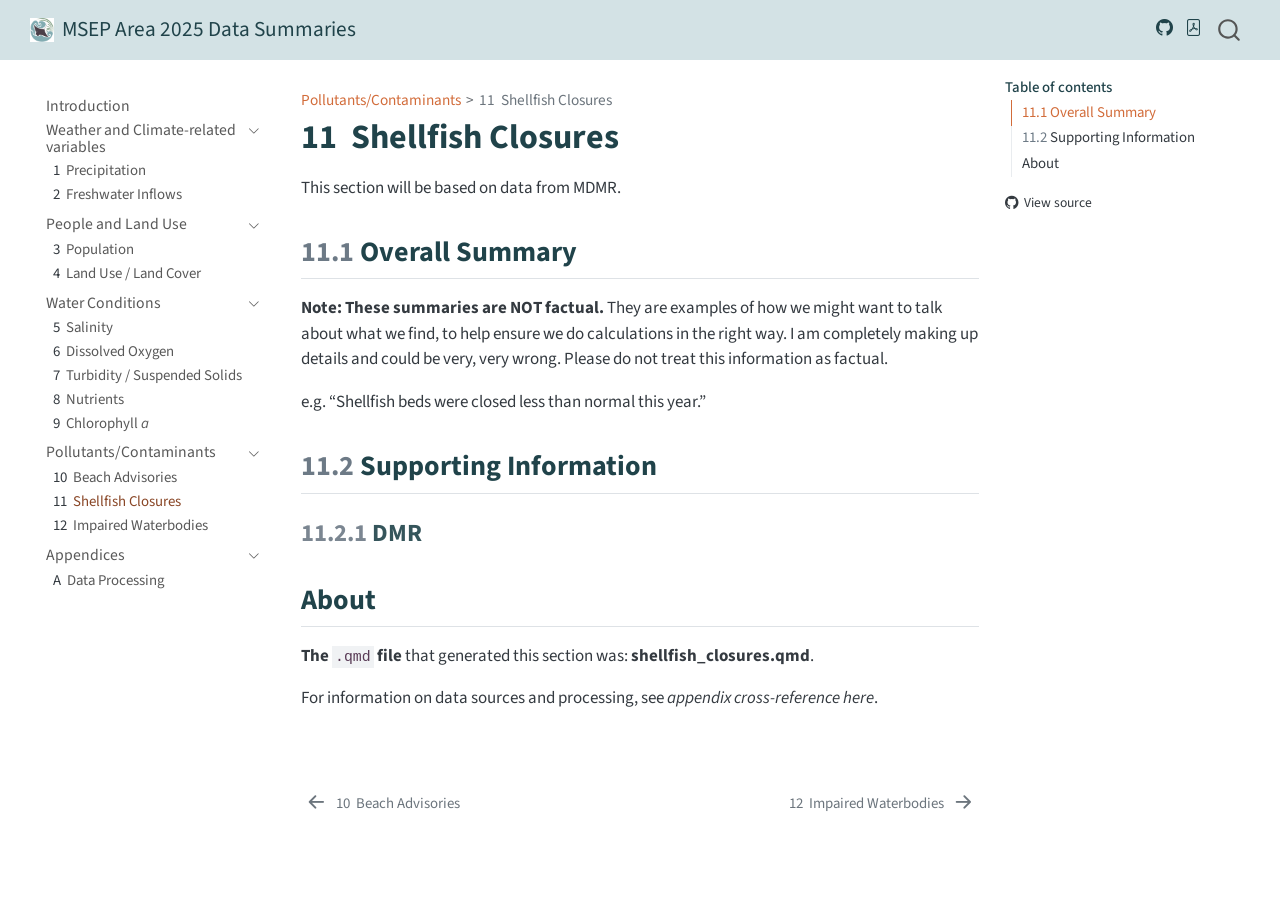
<file: _book/shellfish_closures.html>
<!DOCTYPE html>
<html xmlns="http://www.w3.org/1999/xhtml" lang="en" xml:lang="en"><head>

<meta charset="utf-8">
<meta name="generator" content="quarto-1.8.27">

<meta name="viewport" content="width=device-width, initial-scale=1.0, user-scalable=yes">


<title>11&nbsp; Shellfish Closures – MSEP Area 2025 Data Summaries</title>
<style>
code{white-space: pre-wrap;}
span.smallcaps{font-variant: small-caps;}
div.columns{display: flex; gap: min(4vw, 1.5em);}
div.column{flex: auto; overflow-x: auto;}
div.hanging-indent{margin-left: 1.5em; text-indent: -1.5em;}
ul.task-list{list-style: none;}
ul.task-list li input[type="checkbox"] {
  width: 0.8em;
  margin: 0 0.8em 0.2em -1em; /* quarto-specific, see https://github.com/quarto-dev/quarto-cli/issues/4556 */ 
  vertical-align: middle;
}
</style>


<script src="site_libs/quarto-nav/quarto-nav.js"></script>
<script src="site_libs/quarto-nav/headroom.min.js"></script>
<script src="site_libs/clipboard/clipboard.min.js"></script>
<script src="site_libs/quarto-search/autocomplete.umd.js"></script>
<script src="site_libs/quarto-search/fuse.min.js"></script>
<script src="site_libs/quarto-search/quarto-search.js"></script>
<meta name="quarto:offset" content="./">
<link href="./impaired_waterbodies.html" rel="next">
<link href="./beach_advisories.html" rel="prev">
<script src="site_libs/quarto-html/quarto.js" type="module"></script>
<script src="site_libs/quarto-html/tabsets/tabsets.js" type="module"></script>
<script src="site_libs/quarto-html/axe/axe-check.js" type="module"></script>
<script src="site_libs/quarto-html/popper.min.js"></script>
<script src="site_libs/quarto-html/tippy.umd.min.js"></script>
<script src="site_libs/quarto-html/anchor.min.js"></script>
<link href="site_libs/quarto-html/tippy.css" rel="stylesheet">
<link href="site_libs/quarto-html/quarto-syntax-highlighting-ed96de9b727972fe78a7b5d16c58bf87.css" rel="stylesheet" class="quarto-color-scheme" id="quarto-text-highlighting-styles">
<link href="site_libs/quarto-html/quarto-syntax-highlighting-dark-4d9afe2b8d18ee9fa5d0d57b5ed4214d.css" rel="stylesheet" class="quarto-color-scheme quarto-color-alternate" id="quarto-text-highlighting-styles">
<link href="site_libs/quarto-html/quarto-syntax-highlighting-ed96de9b727972fe78a7b5d16c58bf87.css" rel="stylesheet" class="quarto-color-scheme-extra" id="quarto-text-highlighting-styles">
<script src="site_libs/bootstrap/bootstrap.min.js"></script>
<link href="site_libs/bootstrap/bootstrap-icons.css" rel="stylesheet">
<link href="site_libs/bootstrap/bootstrap-bed1615155f68655ef6938729c0dc1a2.min.css" rel="stylesheet" append-hash="true" class="quarto-color-scheme" id="quarto-bootstrap" data-mode="light">
<link href="site_libs/bootstrap/bootstrap-dark-bed1615155f68655ef6938729c0dc1a2.min.css" rel="stylesheet" append-hash="true" class="quarto-color-scheme quarto-color-alternate" id="quarto-bootstrap" data-mode="light">
<link href="site_libs/bootstrap/bootstrap-bed1615155f68655ef6938729c0dc1a2.min.css" rel="stylesheet" append-hash="true" class="quarto-color-scheme-extra" id="quarto-bootstrap" data-mode="light">
<script id="quarto-search-options" type="application/json">{
  "location": "navbar",
  "copy-button": false,
  "collapse-after": 3,
  "panel-placement": "end",
  "type": "overlay",
  "limit": 50,
  "keyboard-shortcut": [
    "f",
    "/",
    "s"
  ],
  "show-item-context": false,
  "language": {
    "search-no-results-text": "No results",
    "search-matching-documents-text": "matching documents",
    "search-copy-link-title": "Copy link to search",
    "search-hide-matches-text": "Hide additional matches",
    "search-more-match-text": "more match in this document",
    "search-more-matches-text": "more matches in this document",
    "search-clear-button-title": "Clear",
    "search-text-placeholder": "",
    "search-detached-cancel-button-title": "Cancel",
    "search-submit-button-title": "Submit",
    "search-label": "Search"
  }
}</script>


<link rel="stylesheet" href="custom.css">
</head>

<body class="nav-sidebar floating nav-fixed quarto-light">

<div id="quarto-search-results"></div>
  <header id="quarto-header" class="headroom fixed-top">
    <nav class="navbar navbar-expand-lg " data-bs-theme="dark">
      <div class="navbar-container container-fluid">
      <div class="navbar-brand-container mx-auto">
    <a href="./index.html" class="navbar-brand navbar-brand-logo">
    <img src="./MSEP-logo2.png" alt="" class="navbar-logo light-content">
    <img src="./MSEP-logo2.png" alt="" class="navbar-logo dark-content">
    </a>
    <a class="navbar-brand" href="./index.html">
    <span class="navbar-title">MSEP Area 2025 Data Summaries</span>
    </a>
  </div>
        <div class="quarto-navbar-tools tools-end">
    <a href="https://github.com/CMEP-MS/msep_2025dataSummary" title="Source Code" class="quarto-navigation-tool px-1" aria-label="Source Code"><i class="bi bi-github"></i></a>
    <a href="./MSEP-Area-2025-Data-Summaries.pdf" title="Download PDF" class="quarto-navigation-tool px-1" aria-label="Download PDF"><i class="bi bi-file-pdf"></i></a>
</div>
          <div id="quarto-search" class="" title="Search"></div>
      </div> <!-- /container-fluid -->
    </nav>
  <nav class="quarto-secondary-nav">
    <div class="container-fluid d-flex">
      <button type="button" class="quarto-btn-toggle btn" data-bs-toggle="collapse" role="button" data-bs-target=".quarto-sidebar-collapse-item" aria-controls="quarto-sidebar" aria-expanded="false" aria-label="Toggle sidebar navigation" onclick="if (window.quartoToggleHeadroom) { window.quartoToggleHeadroom(); }">
        <i class="bi bi-layout-text-sidebar-reverse"></i>
      </button>
        <nav class="quarto-page-breadcrumbs" aria-label="breadcrumb"><ol class="breadcrumb"><li class="breadcrumb-item"><a href="./beach_advisories.html">Pollutants/Contaminants</a></li><li class="breadcrumb-item"><a href="./shellfish_closures.html"><span class="chapter-number">11</span>&nbsp; <span class="chapter-title">Shellfish Closures</span></a></li></ol></nav>
        <a class="flex-grow-1" role="navigation" data-bs-toggle="collapse" data-bs-target=".quarto-sidebar-collapse-item" aria-controls="quarto-sidebar" aria-expanded="false" aria-label="Toggle sidebar navigation" onclick="if (window.quartoToggleHeadroom) { window.quartoToggleHeadroom(); }">      
        </a>
    </div>
  </nav>
</header>
<!-- content -->
<div id="quarto-content" class="quarto-container page-columns page-rows-contents page-layout-article page-navbar">
<!-- sidebar -->
  <nav id="quarto-sidebar" class="sidebar collapse collapse-horizontal quarto-sidebar-collapse-item sidebar-navigation floating overflow-auto">
    <div class="sidebar-menu-container"> 
    <ul class="list-unstyled mt-1">
        <li class="sidebar-item">
  <div class="sidebar-item-container"> 
  <a href="./index.html" class="sidebar-item-text sidebar-link">
 <span class="menu-text">Introduction</span></a>
  </div>
</li>
        <li class="sidebar-item sidebar-item-section">
      <div class="sidebar-item-container"> 
            <a class="sidebar-item-text sidebar-link text-start" data-bs-toggle="collapse" data-bs-target="#quarto-sidebar-section-1" role="navigation" aria-expanded="true">
 <span class="menu-text">Weather and Climate-related variables</span></a>
          <a class="sidebar-item-toggle text-start" data-bs-toggle="collapse" data-bs-target="#quarto-sidebar-section-1" role="navigation" aria-expanded="true" aria-label="Toggle section">
            <i class="bi bi-chevron-right ms-2"></i>
          </a> 
      </div>
      <ul id="quarto-sidebar-section-1" class="collapse list-unstyled sidebar-section depth1 show">  
          <li class="sidebar-item">
  <div class="sidebar-item-container"> 
  <a href="./precipitation.html" class="sidebar-item-text sidebar-link">
 <span class="menu-text"><span class="chapter-number">1</span>&nbsp; <span class="chapter-title">Precipitation</span></span></a>
  </div>
</li>
          <li class="sidebar-item">
  <div class="sidebar-item-container"> 
  <a href="./freshwater_inflows.html" class="sidebar-item-text sidebar-link">
 <span class="menu-text"><span class="chapter-number">2</span>&nbsp; <span class="chapter-title">Freshwater Inflows</span></span></a>
  </div>
</li>
      </ul>
  </li>
        <li class="sidebar-item sidebar-item-section">
      <div class="sidebar-item-container"> 
            <a class="sidebar-item-text sidebar-link text-start" data-bs-toggle="collapse" data-bs-target="#quarto-sidebar-section-2" role="navigation" aria-expanded="true">
 <span class="menu-text">People and Land Use</span></a>
          <a class="sidebar-item-toggle text-start" data-bs-toggle="collapse" data-bs-target="#quarto-sidebar-section-2" role="navigation" aria-expanded="true" aria-label="Toggle section">
            <i class="bi bi-chevron-right ms-2"></i>
          </a> 
      </div>
      <ul id="quarto-sidebar-section-2" class="collapse list-unstyled sidebar-section depth1 show">  
          <li class="sidebar-item">
  <div class="sidebar-item-container"> 
  <a href="./population.html" class="sidebar-item-text sidebar-link">
 <span class="menu-text"><span class="chapter-number">3</span>&nbsp; <span class="chapter-title">Population</span></span></a>
  </div>
</li>
          <li class="sidebar-item">
  <div class="sidebar-item-container"> 
  <a href="./landuse_landcover.html" class="sidebar-item-text sidebar-link">
 <span class="menu-text"><span class="chapter-number">4</span>&nbsp; <span class="chapter-title">Land Use / Land Cover</span></span></a>
  </div>
</li>
      </ul>
  </li>
        <li class="sidebar-item sidebar-item-section">
      <div class="sidebar-item-container"> 
            <a class="sidebar-item-text sidebar-link text-start" data-bs-toggle="collapse" data-bs-target="#quarto-sidebar-section-3" role="navigation" aria-expanded="true">
 <span class="menu-text">Water Conditions</span></a>
          <a class="sidebar-item-toggle text-start" data-bs-toggle="collapse" data-bs-target="#quarto-sidebar-section-3" role="navigation" aria-expanded="true" aria-label="Toggle section">
            <i class="bi bi-chevron-right ms-2"></i>
          </a> 
      </div>
      <ul id="quarto-sidebar-section-3" class="collapse list-unstyled sidebar-section depth1 show">  
          <li class="sidebar-item">
  <div class="sidebar-item-container"> 
  <a href="./salinity.html" class="sidebar-item-text sidebar-link">
 <span class="menu-text"><span class="chapter-number">5</span>&nbsp; <span class="chapter-title">Salinity</span></span></a>
  </div>
</li>
          <li class="sidebar-item">
  <div class="sidebar-item-container"> 
  <a href="./dissolved_oxygen.html" class="sidebar-item-text sidebar-link">
 <span class="menu-text"><span class="chapter-number">6</span>&nbsp; <span class="chapter-title">Dissolved Oxygen</span></span></a>
  </div>
</li>
          <li class="sidebar-item">
  <div class="sidebar-item-container"> 
  <a href="./turb_tss.html" class="sidebar-item-text sidebar-link">
 <span class="menu-text"><span class="chapter-number">7</span>&nbsp; <span class="chapter-title">Turbidity / Suspended Solids</span></span></a>
  </div>
</li>
          <li class="sidebar-item">
  <div class="sidebar-item-container"> 
  <a href="./nutrients.html" class="sidebar-item-text sidebar-link">
 <span class="menu-text"><span class="chapter-number">8</span>&nbsp; <span class="chapter-title">Nutrients</span></span></a>
  </div>
</li>
          <li class="sidebar-item">
  <div class="sidebar-item-container"> 
  <a href="./chla.html" class="sidebar-item-text sidebar-link">
 <span class="menu-text"><span class="chapter-number">9</span>&nbsp; <span class="chapter-title">Chlorophyll <em>a</em></span></span></a>
  </div>
</li>
      </ul>
  </li>
        <li class="sidebar-item sidebar-item-section">
      <div class="sidebar-item-container"> 
            <a class="sidebar-item-text sidebar-link text-start" data-bs-toggle="collapse" data-bs-target="#quarto-sidebar-section-4" role="navigation" aria-expanded="true">
 <span class="menu-text">Pollutants/Contaminants</span></a>
          <a class="sidebar-item-toggle text-start" data-bs-toggle="collapse" data-bs-target="#quarto-sidebar-section-4" role="navigation" aria-expanded="true" aria-label="Toggle section">
            <i class="bi bi-chevron-right ms-2"></i>
          </a> 
      </div>
      <ul id="quarto-sidebar-section-4" class="collapse list-unstyled sidebar-section depth1 show">  
          <li class="sidebar-item">
  <div class="sidebar-item-container"> 
  <a href="./beach_advisories.html" class="sidebar-item-text sidebar-link">
 <span class="menu-text"><span class="chapter-number">10</span>&nbsp; <span class="chapter-title">Beach Advisories</span></span></a>
  </div>
</li>
          <li class="sidebar-item">
  <div class="sidebar-item-container"> 
  <a href="./shellfish_closures.html" class="sidebar-item-text sidebar-link active">
 <span class="menu-text"><span class="chapter-number">11</span>&nbsp; <span class="chapter-title">Shellfish Closures</span></span></a>
  </div>
</li>
          <li class="sidebar-item">
  <div class="sidebar-item-container"> 
  <a href="./impaired_waterbodies.html" class="sidebar-item-text sidebar-link">
 <span class="menu-text"><span class="chapter-number">12</span>&nbsp; <span class="chapter-title">Impaired Waterbodies</span></span></a>
  </div>
</li>
      </ul>
  </li>
        <li class="sidebar-item sidebar-item-section">
      <div class="sidebar-item-container"> 
            <a class="sidebar-item-text sidebar-link text-start" data-bs-toggle="collapse" data-bs-target="#quarto-sidebar-section-5" role="navigation" aria-expanded="true">
 <span class="menu-text">Appendices</span></a>
          <a class="sidebar-item-toggle text-start" data-bs-toggle="collapse" data-bs-target="#quarto-sidebar-section-5" role="navigation" aria-expanded="true" aria-label="Toggle section">
            <i class="bi bi-chevron-right ms-2"></i>
          </a> 
      </div>
      <ul id="quarto-sidebar-section-5" class="collapse list-unstyled sidebar-section depth1 show">  
          <li class="sidebar-item">
  <div class="sidebar-item-container"> 
  <a href="./data_processing.html" class="sidebar-item-text sidebar-link">
 <span class="menu-text"><span class="chapter-number">A</span>&nbsp; <span class="chapter-title">Data Processing</span></span></a>
  </div>
</li>
      </ul>
  </li>
    </ul>
    </div>
</nav>
<div id="quarto-sidebar-glass" class="quarto-sidebar-collapse-item" data-bs-toggle="collapse" data-bs-target=".quarto-sidebar-collapse-item"></div>
<!-- margin-sidebar -->
    <div id="quarto-margin-sidebar" class="sidebar margin-sidebar">
        <nav id="TOC" role="doc-toc" class="toc-active">
    <h2 id="toc-title">Table of contents</h2>
   
  <ul>
  <li><a href="#overall-summary" id="toc-overall-summary" class="nav-link active" data-scroll-target="#overall-summary"><span class="header-section-number">11.1</span> Overall Summary</a></li>
  <li><a href="#supporting-information" id="toc-supporting-information" class="nav-link" data-scroll-target="#supporting-information"><span class="header-section-number">11.2</span> Supporting Information</a>
  <ul class="collapse">
  <li><a href="#dmr" id="toc-dmr" class="nav-link" data-scroll-target="#dmr"><span class="header-section-number">11.2.1</span> DMR</a></li>
  </ul></li>
  <li><a href="#about" id="toc-about" class="nav-link" data-scroll-target="#about">About</a></li>
  </ul>
<div class="toc-actions"><ul><li><a href="https://github.com/CMEP-MS/msep_2025dataSummary/blob/main/shellfish_closures.qmd" target="_blank" class="toc-action"><i class="bi bi-github"></i>View source</a></li></ul></div></nav>
    </div>
<!-- main -->
<main class="content" id="quarto-document-content">

<header id="title-block-header" class="quarto-title-block default"><nav class="quarto-page-breadcrumbs quarto-title-breadcrumbs d-none d-lg-block" aria-label="breadcrumb"><ol class="breadcrumb"><li class="breadcrumb-item"><a href="./beach_advisories.html">Pollutants/Contaminants</a></li><li class="breadcrumb-item"><a href="./shellfish_closures.html"><span class="chapter-number">11</span>&nbsp; <span class="chapter-title">Shellfish Closures</span></a></li></ol></nav>
<div class="quarto-title">
<h1 class="title"><span id="sec-shellfishclosures" class="quarto-section-identifier"><span class="chapter-number">11</span>&nbsp; <span class="chapter-title">Shellfish Closures</span></span></h1>
</div>



<div class="quarto-title-meta">

    
  
    
  </div>
  


</header>


<p>This section will be based on data from MDMR.</p>
<section id="overall-summary" class="level2" data-number="11.1">
<h2 data-number="11.1" class="anchored" data-anchor-id="overall-summary"><span class="header-section-number">11.1</span> Overall Summary</h2>
<p><strong>Note: These summaries are NOT factual.</strong> They are examples of how we might want to talk about what we find, to help ensure we do calculations in the right way. I am completely making up details and could be very, very wrong. Please do not treat this information as factual.</p>
<p>e.g.&nbsp;“Shellfish beds were closed less than normal this year.”</p>
</section>
<section id="supporting-information" class="level2" data-number="11.2">
<h2 data-number="11.2" class="anchored" data-anchor-id="supporting-information"><span class="header-section-number">11.2</span> Supporting Information</h2>
<section id="dmr" class="level3" data-number="11.2.1">
<h3 data-number="11.2.1" class="anchored" data-anchor-id="dmr"><span class="header-section-number">11.2.1</span> DMR</h3>
</section>
</section>
<section id="about" class="level2 unnumbered">
<h2 class="unnumbered anchored" data-anchor-id="about">About</h2>
<p><strong>The <code>.qmd</code> file</strong> that generated this section was: <strong>shellfish_closures.qmd</strong>.</p>
<p>For information on data sources and processing, see <em>appendix cross-reference here</em>.</p>


</section>

</main> <!-- /main -->
<script id="quarto-html-after-body" type="application/javascript">
  window.document.addEventListener("DOMContentLoaded", function (event) {
    const icon = "";
    const anchorJS = new window.AnchorJS();
    anchorJS.options = {
      placement: 'right',
      icon: icon
    };
    anchorJS.add('.anchored');
    const isCodeAnnotation = (el) => {
      for (const clz of el.classList) {
        if (clz.startsWith('code-annotation-')) {                     
          return true;
        }
      }
      return false;
    }
    const onCopySuccess = function(e) {
      // button target
      const button = e.trigger;
      // don't keep focus
      button.blur();
      // flash "checked"
      button.classList.add('code-copy-button-checked');
      var currentTitle = button.getAttribute("title");
      button.setAttribute("title", "Copied!");
      let tooltip;
      if (window.bootstrap) {
        button.setAttribute("data-bs-toggle", "tooltip");
        button.setAttribute("data-bs-placement", "left");
        button.setAttribute("data-bs-title", "Copied!");
        tooltip = new bootstrap.Tooltip(button, 
          { trigger: "manual", 
            customClass: "code-copy-button-tooltip",
            offset: [0, -8]});
        tooltip.show();    
      }
      setTimeout(function() {
        if (tooltip) {
          tooltip.hide();
          button.removeAttribute("data-bs-title");
          button.removeAttribute("data-bs-toggle");
          button.removeAttribute("data-bs-placement");
        }
        button.setAttribute("title", currentTitle);
        button.classList.remove('code-copy-button-checked');
      }, 1000);
      // clear code selection
      e.clearSelection();
    }
    const getTextToCopy = function(trigger) {
      const outerScaffold = trigger.parentElement.cloneNode(true);
      const codeEl = outerScaffold.querySelector('code');
      for (const childEl of codeEl.children) {
        if (isCodeAnnotation(childEl)) {
          childEl.remove();
        }
      }
      return codeEl.innerText;
    }
    const clipboard = new window.ClipboardJS('.code-copy-button:not([data-in-quarto-modal])', {
      text: getTextToCopy
    });
    clipboard.on('success', onCopySuccess);
    if (window.document.getElementById('quarto-embedded-source-code-modal')) {
      const clipboardModal = new window.ClipboardJS('.code-copy-button[data-in-quarto-modal]', {
        text: getTextToCopy,
        container: window.document.getElementById('quarto-embedded-source-code-modal')
      });
      clipboardModal.on('success', onCopySuccess);
    }
      var localhostRegex = new RegExp(/^(?:http|https):\/\/localhost\:?[0-9]*\//);
      var mailtoRegex = new RegExp(/^mailto:/);
        var filterRegex = new RegExp('/' + window.location.host + '/');
      var isInternal = (href) => {
          return filterRegex.test(href) || localhostRegex.test(href) || mailtoRegex.test(href);
      }
      // Inspect non-navigation links and adorn them if external
     var links = window.document.querySelectorAll('a[href]:not(.nav-link):not(.navbar-brand):not(.toc-action):not(.sidebar-link):not(.sidebar-item-toggle):not(.pagination-link):not(.no-external):not([aria-hidden]):not(.dropdown-item):not(.quarto-navigation-tool):not(.about-link)');
      for (var i=0; i<links.length; i++) {
        const link = links[i];
        if (!isInternal(link.href)) {
          // undo the damage that might have been done by quarto-nav.js in the case of
          // links that we want to consider external
          if (link.dataset.originalHref !== undefined) {
            link.href = link.dataset.originalHref;
          }
        }
      }
    function tippyHover(el, contentFn, onTriggerFn, onUntriggerFn) {
      const config = {
        allowHTML: true,
        maxWidth: 500,
        delay: 100,
        arrow: false,
        appendTo: function(el) {
            return el.parentElement;
        },
        interactive: true,
        interactiveBorder: 10,
        theme: 'quarto',
        placement: 'bottom-start',
      };
      if (contentFn) {
        config.content = contentFn;
      }
      if (onTriggerFn) {
        config.onTrigger = onTriggerFn;
      }
      if (onUntriggerFn) {
        config.onUntrigger = onUntriggerFn;
      }
      window.tippy(el, config); 
    }
    const noterefs = window.document.querySelectorAll('a[role="doc-noteref"]');
    for (var i=0; i<noterefs.length; i++) {
      const ref = noterefs[i];
      tippyHover(ref, function() {
        // use id or data attribute instead here
        let href = ref.getAttribute('data-footnote-href') || ref.getAttribute('href');
        try { href = new URL(href).hash; } catch {}
        const id = href.replace(/^#\/?/, "");
        const note = window.document.getElementById(id);
        if (note) {
          return note.innerHTML;
        } else {
          return "";
        }
      });
    }
    const xrefs = window.document.querySelectorAll('a.quarto-xref');
    const processXRef = (id, note) => {
      // Strip column container classes
      const stripColumnClz = (el) => {
        el.classList.remove("page-full", "page-columns");
        if (el.children) {
          for (const child of el.children) {
            stripColumnClz(child);
          }
        }
      }
      stripColumnClz(note)
      if (id === null || id.startsWith('sec-')) {
        // Special case sections, only their first couple elements
        const container = document.createElement("div");
        if (note.children && note.children.length > 2) {
          container.appendChild(note.children[0].cloneNode(true));
          for (let i = 1; i < note.children.length; i++) {
            const child = note.children[i];
            if (child.tagName === "P" && child.innerText === "") {
              continue;
            } else {
              container.appendChild(child.cloneNode(true));
              break;
            }
          }
          if (window.Quarto?.typesetMath) {
            window.Quarto.typesetMath(container);
          }
          return container.innerHTML
        } else {
          if (window.Quarto?.typesetMath) {
            window.Quarto.typesetMath(note);
          }
          return note.innerHTML;
        }
      } else {
        // Remove any anchor links if they are present
        const anchorLink = note.querySelector('a.anchorjs-link');
        if (anchorLink) {
          anchorLink.remove();
        }
        if (window.Quarto?.typesetMath) {
          window.Quarto.typesetMath(note);
        }
        if (note.classList.contains("callout")) {
          return note.outerHTML;
        } else {
          return note.innerHTML;
        }
      }
    }
    for (var i=0; i<xrefs.length; i++) {
      const xref = xrefs[i];
      tippyHover(xref, undefined, function(instance) {
        instance.disable();
        let url = xref.getAttribute('href');
        let hash = undefined; 
        if (url.startsWith('#')) {
          hash = url;
        } else {
          try { hash = new URL(url).hash; } catch {}
        }
        if (hash) {
          const id = hash.replace(/^#\/?/, "");
          const note = window.document.getElementById(id);
          if (note !== null) {
            try {
              const html = processXRef(id, note.cloneNode(true));
              instance.setContent(html);
            } finally {
              instance.enable();
              instance.show();
            }
          } else {
            // See if we can fetch this
            fetch(url.split('#')[0])
            .then(res => res.text())
            .then(html => {
              const parser = new DOMParser();
              const htmlDoc = parser.parseFromString(html, "text/html");
              const note = htmlDoc.getElementById(id);
              if (note !== null) {
                const html = processXRef(id, note);
                instance.setContent(html);
              } 
            }).finally(() => {
              instance.enable();
              instance.show();
            });
          }
        } else {
          // See if we can fetch a full url (with no hash to target)
          // This is a special case and we should probably do some content thinning / targeting
          fetch(url)
          .then(res => res.text())
          .then(html => {
            const parser = new DOMParser();
            const htmlDoc = parser.parseFromString(html, "text/html");
            const note = htmlDoc.querySelector('main.content');
            if (note !== null) {
              // This should only happen for chapter cross references
              // (since there is no id in the URL)
              // remove the first header
              if (note.children.length > 0 && note.children[0].tagName === "HEADER") {
                note.children[0].remove();
              }
              const html = processXRef(null, note);
              instance.setContent(html);
            } 
          }).finally(() => {
            instance.enable();
            instance.show();
          });
        }
      }, function(instance) {
      });
    }
        let selectedAnnoteEl;
        const selectorForAnnotation = ( cell, annotation) => {
          let cellAttr = 'data-code-cell="' + cell + '"';
          let lineAttr = 'data-code-annotation="' +  annotation + '"';
          const selector = 'span[' + cellAttr + '][' + lineAttr + ']';
          return selector;
        }
        const selectCodeLines = (annoteEl) => {
          const doc = window.document;
          const targetCell = annoteEl.getAttribute("data-target-cell");
          const targetAnnotation = annoteEl.getAttribute("data-target-annotation");
          const annoteSpan = window.document.querySelector(selectorForAnnotation(targetCell, targetAnnotation));
          const lines = annoteSpan.getAttribute("data-code-lines").split(",");
          const lineIds = lines.map((line) => {
            return targetCell + "-" + line;
          })
          let top = null;
          let height = null;
          let parent = null;
          if (lineIds.length > 0) {
              //compute the position of the single el (top and bottom and make a div)
              const el = window.document.getElementById(lineIds[0]);
              top = el.offsetTop;
              height = el.offsetHeight;
              parent = el.parentElement.parentElement;
            if (lineIds.length > 1) {
              const lastEl = window.document.getElementById(lineIds[lineIds.length - 1]);
              const bottom = lastEl.offsetTop + lastEl.offsetHeight;
              height = bottom - top;
            }
            if (top !== null && height !== null && parent !== null) {
              // cook up a div (if necessary) and position it 
              let div = window.document.getElementById("code-annotation-line-highlight");
              if (div === null) {
                div = window.document.createElement("div");
                div.setAttribute("id", "code-annotation-line-highlight");
                div.style.position = 'absolute';
                parent.appendChild(div);
              }
              div.style.top = top - 2 + "px";
              div.style.height = height + 4 + "px";
              div.style.left = 0;
              let gutterDiv = window.document.getElementById("code-annotation-line-highlight-gutter");
              if (gutterDiv === null) {
                gutterDiv = window.document.createElement("div");
                gutterDiv.setAttribute("id", "code-annotation-line-highlight-gutter");
                gutterDiv.style.position = 'absolute';
                const codeCell = window.document.getElementById(targetCell);
                const gutter = codeCell.querySelector('.code-annotation-gutter');
                gutter.appendChild(gutterDiv);
              }
              gutterDiv.style.top = top - 2 + "px";
              gutterDiv.style.height = height + 4 + "px";
            }
            selectedAnnoteEl = annoteEl;
          }
        };
        const unselectCodeLines = () => {
          const elementsIds = ["code-annotation-line-highlight", "code-annotation-line-highlight-gutter"];
          elementsIds.forEach((elId) => {
            const div = window.document.getElementById(elId);
            if (div) {
              div.remove();
            }
          });
          selectedAnnoteEl = undefined;
        };
          // Handle positioning of the toggle
      window.addEventListener(
        "resize",
        throttle(() => {
          elRect = undefined;
          if (selectedAnnoteEl) {
            selectCodeLines(selectedAnnoteEl);
          }
        }, 10)
      );
      function throttle(fn, ms) {
      let throttle = false;
      let timer;
        return (...args) => {
          if(!throttle) { // first call gets through
              fn.apply(this, args);
              throttle = true;
          } else { // all the others get throttled
              if(timer) clearTimeout(timer); // cancel #2
              timer = setTimeout(() => {
                fn.apply(this, args);
                timer = throttle = false;
              }, ms);
          }
        };
      }
        // Attach click handler to the DT
        const annoteDls = window.document.querySelectorAll('dt[data-target-cell]');
        for (const annoteDlNode of annoteDls) {
          annoteDlNode.addEventListener('click', (event) => {
            const clickedEl = event.target;
            if (clickedEl !== selectedAnnoteEl) {
              unselectCodeLines();
              const activeEl = window.document.querySelector('dt[data-target-cell].code-annotation-active');
              if (activeEl) {
                activeEl.classList.remove('code-annotation-active');
              }
              selectCodeLines(clickedEl);
              clickedEl.classList.add('code-annotation-active');
            } else {
              // Unselect the line
              unselectCodeLines();
              clickedEl.classList.remove('code-annotation-active');
            }
          });
        }
    const findCites = (el) => {
      const parentEl = el.parentElement;
      if (parentEl) {
        const cites = parentEl.dataset.cites;
        if (cites) {
          return {
            el,
            cites: cites.split(' ')
          };
        } else {
          return findCites(el.parentElement)
        }
      } else {
        return undefined;
      }
    };
    var bibliorefs = window.document.querySelectorAll('a[role="doc-biblioref"]');
    for (var i=0; i<bibliorefs.length; i++) {
      const ref = bibliorefs[i];
      const citeInfo = findCites(ref);
      if (citeInfo) {
        tippyHover(citeInfo.el, function() {
          var popup = window.document.createElement('div');
          citeInfo.cites.forEach(function(cite) {
            var citeDiv = window.document.createElement('div');
            citeDiv.classList.add('hanging-indent');
            citeDiv.classList.add('csl-entry');
            var biblioDiv = window.document.getElementById('ref-' + cite);
            if (biblioDiv) {
              citeDiv.innerHTML = biblioDiv.innerHTML;
            }
            popup.appendChild(citeDiv);
          });
          return popup.innerHTML;
        });
      }
    }
  });
  </script>
<nav class="page-navigation">
  <div class="nav-page nav-page-previous">
      <a href="./beach_advisories.html" class="pagination-link" aria-label="Beach Advisories">
        <i class="bi bi-arrow-left-short"></i> <span class="nav-page-text"><span class="chapter-number">10</span>&nbsp; <span class="chapter-title">Beach Advisories</span></span>
      </a>          
  </div>
  <div class="nav-page nav-page-next">
      <a href="./impaired_waterbodies.html" class="pagination-link" aria-label="Impaired Waterbodies">
        <span class="nav-page-text"><span class="chapter-number">12</span>&nbsp; <span class="chapter-title">Impaired Waterbodies</span></span> <i class="bi bi-arrow-right-short"></i>
      </a>
  </div>
</nav>
</div> <!-- /content -->




<footer class="footer"><div class="nav-footer"><div class="nav-footer-center"><div class="toc-actions d-sm-block d-md-none"><ul><li><a href="https://github.com/CMEP-MS/msep_2025dataSummary/blob/main/shellfish_closures.qmd" target="_blank" class="toc-action"><i class="bi bi-github"></i>View source</a></li></ul></div></div></div></footer></body></html>
</file>
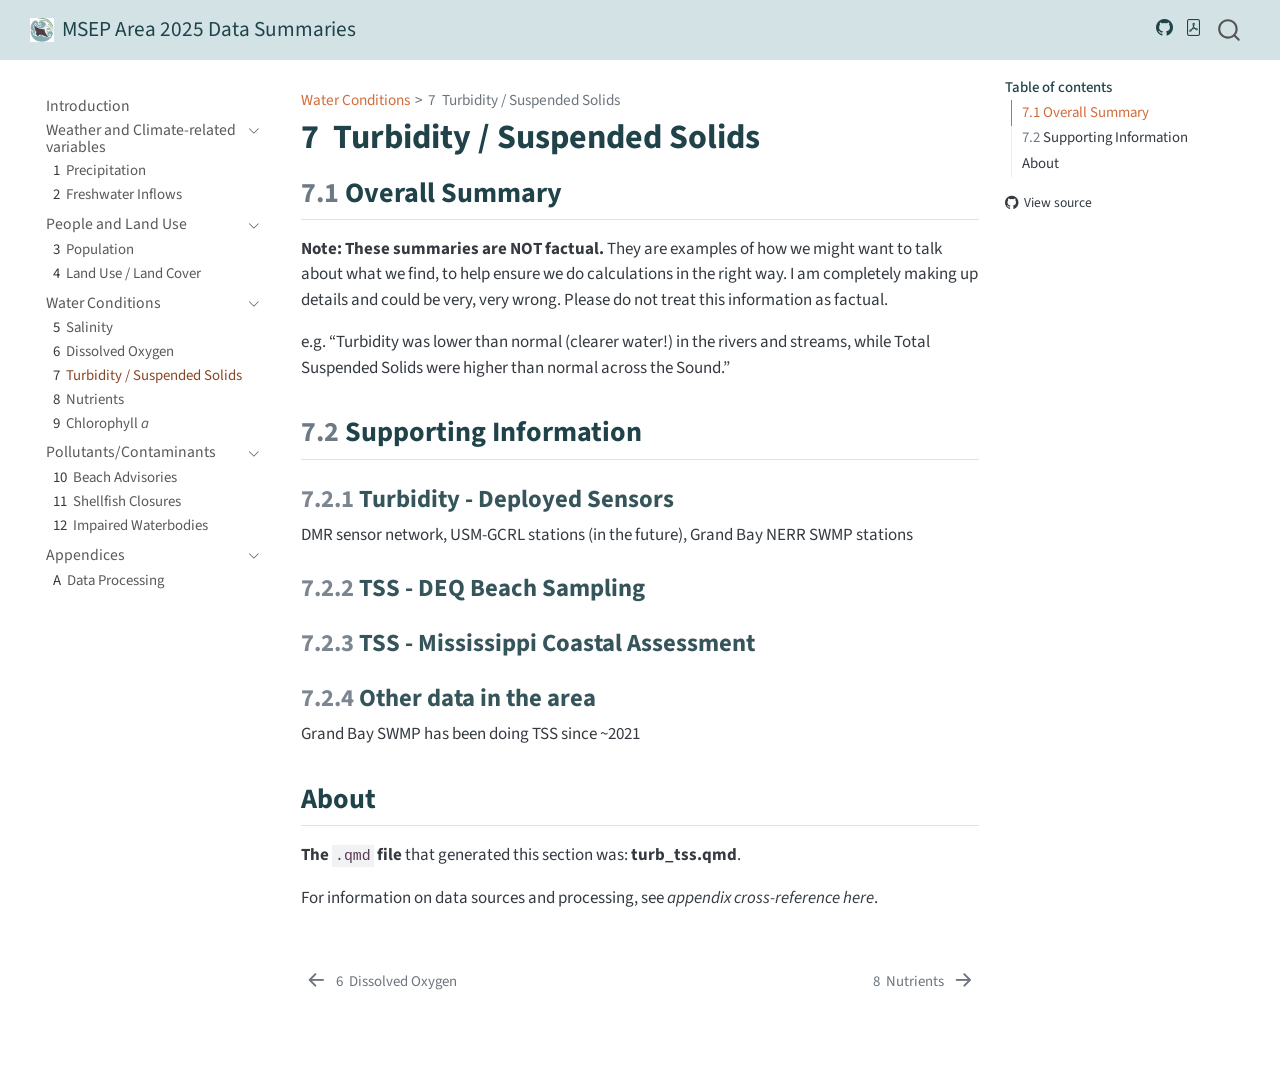
<file: _book/turb_tss.html>
<!DOCTYPE html>
<html xmlns="http://www.w3.org/1999/xhtml" lang="en" xml:lang="en"><head>

<meta charset="utf-8">
<meta name="generator" content="quarto-1.8.27">

<meta name="viewport" content="width=device-width, initial-scale=1.0, user-scalable=yes">


<title>7&nbsp; Turbidity / Suspended Solids – MSEP Area 2025 Data Summaries</title>
<style>
code{white-space: pre-wrap;}
span.smallcaps{font-variant: small-caps;}
div.columns{display: flex; gap: min(4vw, 1.5em);}
div.column{flex: auto; overflow-x: auto;}
div.hanging-indent{margin-left: 1.5em; text-indent: -1.5em;}
ul.task-list{list-style: none;}
ul.task-list li input[type="checkbox"] {
  width: 0.8em;
  margin: 0 0.8em 0.2em -1em; /* quarto-specific, see https://github.com/quarto-dev/quarto-cli/issues/4556 */ 
  vertical-align: middle;
}
</style>


<script src="site_libs/quarto-nav/quarto-nav.js"></script>
<script src="site_libs/quarto-nav/headroom.min.js"></script>
<script src="site_libs/clipboard/clipboard.min.js"></script>
<script src="site_libs/quarto-search/autocomplete.umd.js"></script>
<script src="site_libs/quarto-search/fuse.min.js"></script>
<script src="site_libs/quarto-search/quarto-search.js"></script>
<meta name="quarto:offset" content="./">
<link href="./nutrients.html" rel="next">
<link href="./dissolved_oxygen.html" rel="prev">
<script src="site_libs/quarto-html/quarto.js" type="module"></script>
<script src="site_libs/quarto-html/tabsets/tabsets.js" type="module"></script>
<script src="site_libs/quarto-html/axe/axe-check.js" type="module"></script>
<script src="site_libs/quarto-html/popper.min.js"></script>
<script src="site_libs/quarto-html/tippy.umd.min.js"></script>
<script src="site_libs/quarto-html/anchor.min.js"></script>
<link href="site_libs/quarto-html/tippy.css" rel="stylesheet">
<link href="site_libs/quarto-html/quarto-syntax-highlighting-ed96de9b727972fe78a7b5d16c58bf87.css" rel="stylesheet" class="quarto-color-scheme" id="quarto-text-highlighting-styles">
<link href="site_libs/quarto-html/quarto-syntax-highlighting-dark-4d9afe2b8d18ee9fa5d0d57b5ed4214d.css" rel="stylesheet" class="quarto-color-scheme quarto-color-alternate" id="quarto-text-highlighting-styles">
<link href="site_libs/quarto-html/quarto-syntax-highlighting-ed96de9b727972fe78a7b5d16c58bf87.css" rel="stylesheet" class="quarto-color-scheme-extra" id="quarto-text-highlighting-styles">
<script src="site_libs/bootstrap/bootstrap.min.js"></script>
<link href="site_libs/bootstrap/bootstrap-icons.css" rel="stylesheet">
<link href="site_libs/bootstrap/bootstrap-bed1615155f68655ef6938729c0dc1a2.min.css" rel="stylesheet" append-hash="true" class="quarto-color-scheme" id="quarto-bootstrap" data-mode="light">
<link href="site_libs/bootstrap/bootstrap-dark-bed1615155f68655ef6938729c0dc1a2.min.css" rel="stylesheet" append-hash="true" class="quarto-color-scheme quarto-color-alternate" id="quarto-bootstrap" data-mode="light">
<link href="site_libs/bootstrap/bootstrap-bed1615155f68655ef6938729c0dc1a2.min.css" rel="stylesheet" append-hash="true" class="quarto-color-scheme-extra" id="quarto-bootstrap" data-mode="light">
<script id="quarto-search-options" type="application/json">{
  "location": "navbar",
  "copy-button": false,
  "collapse-after": 3,
  "panel-placement": "end",
  "type": "overlay",
  "limit": 50,
  "keyboard-shortcut": [
    "f",
    "/",
    "s"
  ],
  "show-item-context": false,
  "language": {
    "search-no-results-text": "No results",
    "search-matching-documents-text": "matching documents",
    "search-copy-link-title": "Copy link to search",
    "search-hide-matches-text": "Hide additional matches",
    "search-more-match-text": "more match in this document",
    "search-more-matches-text": "more matches in this document",
    "search-clear-button-title": "Clear",
    "search-text-placeholder": "",
    "search-detached-cancel-button-title": "Cancel",
    "search-submit-button-title": "Submit",
    "search-label": "Search"
  }
}</script>


<link rel="stylesheet" href="custom.css">
</head>

<body class="nav-sidebar floating nav-fixed quarto-light">

<div id="quarto-search-results"></div>
  <header id="quarto-header" class="headroom fixed-top">
    <nav class="navbar navbar-expand-lg " data-bs-theme="dark">
      <div class="navbar-container container-fluid">
      <div class="navbar-brand-container mx-auto">
    <a href="./index.html" class="navbar-brand navbar-brand-logo">
    <img src="./MSEP-logo2.png" alt="" class="navbar-logo light-content">
    <img src="./MSEP-logo2.png" alt="" class="navbar-logo dark-content">
    </a>
    <a class="navbar-brand" href="./index.html">
    <span class="navbar-title">MSEP Area 2025 Data Summaries</span>
    </a>
  </div>
        <div class="quarto-navbar-tools tools-end">
    <a href="https://github.com/CMEP-MS/msep_2025dataSummary" title="Source Code" class="quarto-navigation-tool px-1" aria-label="Source Code"><i class="bi bi-github"></i></a>
    <a href="./MSEP-Area-2025-Data-Summaries.pdf" title="Download PDF" class="quarto-navigation-tool px-1" aria-label="Download PDF"><i class="bi bi-file-pdf"></i></a>
</div>
          <div id="quarto-search" class="" title="Search"></div>
      </div> <!-- /container-fluid -->
    </nav>
  <nav class="quarto-secondary-nav">
    <div class="container-fluid d-flex">
      <button type="button" class="quarto-btn-toggle btn" data-bs-toggle="collapse" role="button" data-bs-target=".quarto-sidebar-collapse-item" aria-controls="quarto-sidebar" aria-expanded="false" aria-label="Toggle sidebar navigation" onclick="if (window.quartoToggleHeadroom) { window.quartoToggleHeadroom(); }">
        <i class="bi bi-layout-text-sidebar-reverse"></i>
      </button>
        <nav class="quarto-page-breadcrumbs" aria-label="breadcrumb"><ol class="breadcrumb"><li class="breadcrumb-item"><a href="./salinity.html">Water Conditions</a></li><li class="breadcrumb-item"><a href="./turb_tss.html"><span class="chapter-number">7</span>&nbsp; <span class="chapter-title">Turbidity / Suspended Solids</span></a></li></ol></nav>
        <a class="flex-grow-1" role="navigation" data-bs-toggle="collapse" data-bs-target=".quarto-sidebar-collapse-item" aria-controls="quarto-sidebar" aria-expanded="false" aria-label="Toggle sidebar navigation" onclick="if (window.quartoToggleHeadroom) { window.quartoToggleHeadroom(); }">      
        </a>
    </div>
  </nav>
</header>
<!-- content -->
<div id="quarto-content" class="quarto-container page-columns page-rows-contents page-layout-article page-navbar">
<!-- sidebar -->
  <nav id="quarto-sidebar" class="sidebar collapse collapse-horizontal quarto-sidebar-collapse-item sidebar-navigation floating overflow-auto">
    <div class="sidebar-menu-container"> 
    <ul class="list-unstyled mt-1">
        <li class="sidebar-item">
  <div class="sidebar-item-container"> 
  <a href="./index.html" class="sidebar-item-text sidebar-link">
 <span class="menu-text">Introduction</span></a>
  </div>
</li>
        <li class="sidebar-item sidebar-item-section">
      <div class="sidebar-item-container"> 
            <a class="sidebar-item-text sidebar-link text-start" data-bs-toggle="collapse" data-bs-target="#quarto-sidebar-section-1" role="navigation" aria-expanded="true">
 <span class="menu-text">Weather and Climate-related variables</span></a>
          <a class="sidebar-item-toggle text-start" data-bs-toggle="collapse" data-bs-target="#quarto-sidebar-section-1" role="navigation" aria-expanded="true" aria-label="Toggle section">
            <i class="bi bi-chevron-right ms-2"></i>
          </a> 
      </div>
      <ul id="quarto-sidebar-section-1" class="collapse list-unstyled sidebar-section depth1 show">  
          <li class="sidebar-item">
  <div class="sidebar-item-container"> 
  <a href="./precipitation.html" class="sidebar-item-text sidebar-link">
 <span class="menu-text"><span class="chapter-number">1</span>&nbsp; <span class="chapter-title">Precipitation</span></span></a>
  </div>
</li>
          <li class="sidebar-item">
  <div class="sidebar-item-container"> 
  <a href="./freshwater_inflows.html" class="sidebar-item-text sidebar-link">
 <span class="menu-text"><span class="chapter-number">2</span>&nbsp; <span class="chapter-title">Freshwater Inflows</span></span></a>
  </div>
</li>
      </ul>
  </li>
        <li class="sidebar-item sidebar-item-section">
      <div class="sidebar-item-container"> 
            <a class="sidebar-item-text sidebar-link text-start" data-bs-toggle="collapse" data-bs-target="#quarto-sidebar-section-2" role="navigation" aria-expanded="true">
 <span class="menu-text">People and Land Use</span></a>
          <a class="sidebar-item-toggle text-start" data-bs-toggle="collapse" data-bs-target="#quarto-sidebar-section-2" role="navigation" aria-expanded="true" aria-label="Toggle section">
            <i class="bi bi-chevron-right ms-2"></i>
          </a> 
      </div>
      <ul id="quarto-sidebar-section-2" class="collapse list-unstyled sidebar-section depth1 show">  
          <li class="sidebar-item">
  <div class="sidebar-item-container"> 
  <a href="./population.html" class="sidebar-item-text sidebar-link">
 <span class="menu-text"><span class="chapter-number">3</span>&nbsp; <span class="chapter-title">Population</span></span></a>
  </div>
</li>
          <li class="sidebar-item">
  <div class="sidebar-item-container"> 
  <a href="./landuse_landcover.html" class="sidebar-item-text sidebar-link">
 <span class="menu-text"><span class="chapter-number">4</span>&nbsp; <span class="chapter-title">Land Use / Land Cover</span></span></a>
  </div>
</li>
      </ul>
  </li>
        <li class="sidebar-item sidebar-item-section">
      <div class="sidebar-item-container"> 
            <a class="sidebar-item-text sidebar-link text-start" data-bs-toggle="collapse" data-bs-target="#quarto-sidebar-section-3" role="navigation" aria-expanded="true">
 <span class="menu-text">Water Conditions</span></a>
          <a class="sidebar-item-toggle text-start" data-bs-toggle="collapse" data-bs-target="#quarto-sidebar-section-3" role="navigation" aria-expanded="true" aria-label="Toggle section">
            <i class="bi bi-chevron-right ms-2"></i>
          </a> 
      </div>
      <ul id="quarto-sidebar-section-3" class="collapse list-unstyled sidebar-section depth1 show">  
          <li class="sidebar-item">
  <div class="sidebar-item-container"> 
  <a href="./salinity.html" class="sidebar-item-text sidebar-link">
 <span class="menu-text"><span class="chapter-number">5</span>&nbsp; <span class="chapter-title">Salinity</span></span></a>
  </div>
</li>
          <li class="sidebar-item">
  <div class="sidebar-item-container"> 
  <a href="./dissolved_oxygen.html" class="sidebar-item-text sidebar-link">
 <span class="menu-text"><span class="chapter-number">6</span>&nbsp; <span class="chapter-title">Dissolved Oxygen</span></span></a>
  </div>
</li>
          <li class="sidebar-item">
  <div class="sidebar-item-container"> 
  <a href="./turb_tss.html" class="sidebar-item-text sidebar-link active">
 <span class="menu-text"><span class="chapter-number">7</span>&nbsp; <span class="chapter-title">Turbidity / Suspended Solids</span></span></a>
  </div>
</li>
          <li class="sidebar-item">
  <div class="sidebar-item-container"> 
  <a href="./nutrients.html" class="sidebar-item-text sidebar-link">
 <span class="menu-text"><span class="chapter-number">8</span>&nbsp; <span class="chapter-title">Nutrients</span></span></a>
  </div>
</li>
          <li class="sidebar-item">
  <div class="sidebar-item-container"> 
  <a href="./chla.html" class="sidebar-item-text sidebar-link">
 <span class="menu-text"><span class="chapter-number">9</span>&nbsp; <span class="chapter-title">Chlorophyll <em>a</em></span></span></a>
  </div>
</li>
      </ul>
  </li>
        <li class="sidebar-item sidebar-item-section">
      <div class="sidebar-item-container"> 
            <a class="sidebar-item-text sidebar-link text-start" data-bs-toggle="collapse" data-bs-target="#quarto-sidebar-section-4" role="navigation" aria-expanded="true">
 <span class="menu-text">Pollutants/Contaminants</span></a>
          <a class="sidebar-item-toggle text-start" data-bs-toggle="collapse" data-bs-target="#quarto-sidebar-section-4" role="navigation" aria-expanded="true" aria-label="Toggle section">
            <i class="bi bi-chevron-right ms-2"></i>
          </a> 
      </div>
      <ul id="quarto-sidebar-section-4" class="collapse list-unstyled sidebar-section depth1 show">  
          <li class="sidebar-item">
  <div class="sidebar-item-container"> 
  <a href="./beach_advisories.html" class="sidebar-item-text sidebar-link">
 <span class="menu-text"><span class="chapter-number">10</span>&nbsp; <span class="chapter-title">Beach Advisories</span></span></a>
  </div>
</li>
          <li class="sidebar-item">
  <div class="sidebar-item-container"> 
  <a href="./shellfish_closures.html" class="sidebar-item-text sidebar-link">
 <span class="menu-text"><span class="chapter-number">11</span>&nbsp; <span class="chapter-title">Shellfish Closures</span></span></a>
  </div>
</li>
          <li class="sidebar-item">
  <div class="sidebar-item-container"> 
  <a href="./impaired_waterbodies.html" class="sidebar-item-text sidebar-link">
 <span class="menu-text"><span class="chapter-number">12</span>&nbsp; <span class="chapter-title">Impaired Waterbodies</span></span></a>
  </div>
</li>
      </ul>
  </li>
        <li class="sidebar-item sidebar-item-section">
      <div class="sidebar-item-container"> 
            <a class="sidebar-item-text sidebar-link text-start" data-bs-toggle="collapse" data-bs-target="#quarto-sidebar-section-5" role="navigation" aria-expanded="true">
 <span class="menu-text">Appendices</span></a>
          <a class="sidebar-item-toggle text-start" data-bs-toggle="collapse" data-bs-target="#quarto-sidebar-section-5" role="navigation" aria-expanded="true" aria-label="Toggle section">
            <i class="bi bi-chevron-right ms-2"></i>
          </a> 
      </div>
      <ul id="quarto-sidebar-section-5" class="collapse list-unstyled sidebar-section depth1 show">  
          <li class="sidebar-item">
  <div class="sidebar-item-container"> 
  <a href="./data_processing.html" class="sidebar-item-text sidebar-link">
 <span class="menu-text"><span class="chapter-number">A</span>&nbsp; <span class="chapter-title">Data Processing</span></span></a>
  </div>
</li>
      </ul>
  </li>
    </ul>
    </div>
</nav>
<div id="quarto-sidebar-glass" class="quarto-sidebar-collapse-item" data-bs-toggle="collapse" data-bs-target=".quarto-sidebar-collapse-item"></div>
<!-- margin-sidebar -->
    <div id="quarto-margin-sidebar" class="sidebar margin-sidebar">
        <nav id="TOC" role="doc-toc" class="toc-active">
    <h2 id="toc-title">Table of contents</h2>
   
  <ul>
  <li><a href="#overall-summary" id="toc-overall-summary" class="nav-link active" data-scroll-target="#overall-summary"><span class="header-section-number">7.1</span> Overall Summary</a></li>
  <li><a href="#supporting-information" id="toc-supporting-information" class="nav-link" data-scroll-target="#supporting-information"><span class="header-section-number">7.2</span> Supporting Information</a>
  <ul class="collapse">
  <li><a href="#turbidity---deployed-sensors" id="toc-turbidity---deployed-sensors" class="nav-link" data-scroll-target="#turbidity---deployed-sensors"><span class="header-section-number">7.2.1</span> Turbidity - Deployed Sensors</a></li>
  <li><a href="#tss---deq-beach-sampling" id="toc-tss---deq-beach-sampling" class="nav-link" data-scroll-target="#tss---deq-beach-sampling"><span class="header-section-number">7.2.2</span> TSS - DEQ Beach Sampling</a></li>
  <li><a href="#tss---mississippi-coastal-assessment" id="toc-tss---mississippi-coastal-assessment" class="nav-link" data-scroll-target="#tss---mississippi-coastal-assessment"><span class="header-section-number">7.2.3</span> TSS - Mississippi Coastal Assessment</a></li>
  <li><a href="#other-data-in-the-area" id="toc-other-data-in-the-area" class="nav-link" data-scroll-target="#other-data-in-the-area"><span class="header-section-number">7.2.4</span> Other data in the area</a></li>
  </ul></li>
  <li><a href="#about" id="toc-about" class="nav-link" data-scroll-target="#about">About</a></li>
  </ul>
<div class="toc-actions"><ul><li><a href="https://github.com/CMEP-MS/msep_2025dataSummary/blob/main/turb_tss.qmd" target="_blank" class="toc-action"><i class="bi bi-github"></i>View source</a></li></ul></div></nav>
    </div>
<!-- main -->
<main class="content" id="quarto-document-content">

<header id="title-block-header" class="quarto-title-block default"><nav class="quarto-page-breadcrumbs quarto-title-breadcrumbs d-none d-lg-block" aria-label="breadcrumb"><ol class="breadcrumb"><li class="breadcrumb-item"><a href="./salinity.html">Water Conditions</a></li><li class="breadcrumb-item"><a href="./turb_tss.html"><span class="chapter-number">7</span>&nbsp; <span class="chapter-title">Turbidity / Suspended Solids</span></a></li></ol></nav>
<div class="quarto-title">
<h1 class="title"><span id="sec-turbtss" class="quarto-section-identifier"><span class="chapter-number">7</span>&nbsp; <span class="chapter-title">Turbidity / Suspended Solids</span></span></h1>
</div>



<div class="quarto-title-meta">

    
  
    
  </div>
  


</header>


<section id="overall-summary" class="level2" data-number="7.1">
<h2 data-number="7.1" class="anchored" data-anchor-id="overall-summary"><span class="header-section-number">7.1</span> Overall Summary</h2>
<p><strong>Note: These summaries are NOT factual.</strong> They are examples of how we might want to talk about what we find, to help ensure we do calculations in the right way. I am completely making up details and could be very, very wrong. Please do not treat this information as factual.</p>
<p>e.g.&nbsp;“Turbidity was lower than normal (clearer water!) in the rivers and streams, while Total Suspended Solids were higher than normal across the Sound.”</p>
</section>
<section id="supporting-information" class="level2" data-number="7.2">
<h2 data-number="7.2" class="anchored" data-anchor-id="supporting-information"><span class="header-section-number">7.2</span> Supporting Information</h2>
<section id="turbidity---deployed-sensors" class="level3" data-number="7.2.1">
<h3 data-number="7.2.1" class="anchored" data-anchor-id="turbidity---deployed-sensors"><span class="header-section-number">7.2.1</span> Turbidity - Deployed Sensors</h3>
<p>DMR sensor network, USM-GCRL stations (in the future), Grand Bay NERR SWMP stations</p>
</section>
<section id="tss---deq-beach-sampling" class="level3" data-number="7.2.2">
<h3 data-number="7.2.2" class="anchored" data-anchor-id="tss---deq-beach-sampling"><span class="header-section-number">7.2.2</span> TSS - DEQ Beach Sampling</h3>
</section>
<section id="tss---mississippi-coastal-assessment" class="level3" data-number="7.2.3">
<h3 data-number="7.2.3" class="anchored" data-anchor-id="tss---mississippi-coastal-assessment"><span class="header-section-number">7.2.3</span> TSS - Mississippi Coastal Assessment</h3>
</section>
<section id="other-data-in-the-area" class="level3" data-number="7.2.4">
<h3 data-number="7.2.4" class="anchored" data-anchor-id="other-data-in-the-area"><span class="header-section-number">7.2.4</span> Other data in the area</h3>
<p>Grand Bay SWMP has been doing TSS since ~2021</p>
</section>
</section>
<section id="about" class="level2 unnumbered">
<h2 class="unnumbered anchored" data-anchor-id="about">About</h2>
<p><strong>The <code>.qmd</code> file</strong> that generated this section was: <strong>turb_tss.qmd</strong>.</p>
<p>For information on data sources and processing, see <em>appendix cross-reference here</em>.</p>


</section>

</main> <!-- /main -->
<script id="quarto-html-after-body" type="application/javascript">
  window.document.addEventListener("DOMContentLoaded", function (event) {
    const icon = "";
    const anchorJS = new window.AnchorJS();
    anchorJS.options = {
      placement: 'right',
      icon: icon
    };
    anchorJS.add('.anchored');
    const isCodeAnnotation = (el) => {
      for (const clz of el.classList) {
        if (clz.startsWith('code-annotation-')) {                     
          return true;
        }
      }
      return false;
    }
    const onCopySuccess = function(e) {
      // button target
      const button = e.trigger;
      // don't keep focus
      button.blur();
      // flash "checked"
      button.classList.add('code-copy-button-checked');
      var currentTitle = button.getAttribute("title");
      button.setAttribute("title", "Copied!");
      let tooltip;
      if (window.bootstrap) {
        button.setAttribute("data-bs-toggle", "tooltip");
        button.setAttribute("data-bs-placement", "left");
        button.setAttribute("data-bs-title", "Copied!");
        tooltip = new bootstrap.Tooltip(button, 
          { trigger: "manual", 
            customClass: "code-copy-button-tooltip",
            offset: [0, -8]});
        tooltip.show();    
      }
      setTimeout(function() {
        if (tooltip) {
          tooltip.hide();
          button.removeAttribute("data-bs-title");
          button.removeAttribute("data-bs-toggle");
          button.removeAttribute("data-bs-placement");
        }
        button.setAttribute("title", currentTitle);
        button.classList.remove('code-copy-button-checked');
      }, 1000);
      // clear code selection
      e.clearSelection();
    }
    const getTextToCopy = function(trigger) {
      const outerScaffold = trigger.parentElement.cloneNode(true);
      const codeEl = outerScaffold.querySelector('code');
      for (const childEl of codeEl.children) {
        if (isCodeAnnotation(childEl)) {
          childEl.remove();
        }
      }
      return codeEl.innerText;
    }
    const clipboard = new window.ClipboardJS('.code-copy-button:not([data-in-quarto-modal])', {
      text: getTextToCopy
    });
    clipboard.on('success', onCopySuccess);
    if (window.document.getElementById('quarto-embedded-source-code-modal')) {
      const clipboardModal = new window.ClipboardJS('.code-copy-button[data-in-quarto-modal]', {
        text: getTextToCopy,
        container: window.document.getElementById('quarto-embedded-source-code-modal')
      });
      clipboardModal.on('success', onCopySuccess);
    }
      var localhostRegex = new RegExp(/^(?:http|https):\/\/localhost\:?[0-9]*\//);
      var mailtoRegex = new RegExp(/^mailto:/);
        var filterRegex = new RegExp('/' + window.location.host + '/');
      var isInternal = (href) => {
          return filterRegex.test(href) || localhostRegex.test(href) || mailtoRegex.test(href);
      }
      // Inspect non-navigation links and adorn them if external
     var links = window.document.querySelectorAll('a[href]:not(.nav-link):not(.navbar-brand):not(.toc-action):not(.sidebar-link):not(.sidebar-item-toggle):not(.pagination-link):not(.no-external):not([aria-hidden]):not(.dropdown-item):not(.quarto-navigation-tool):not(.about-link)');
      for (var i=0; i<links.length; i++) {
        const link = links[i];
        if (!isInternal(link.href)) {
          // undo the damage that might have been done by quarto-nav.js in the case of
          // links that we want to consider external
          if (link.dataset.originalHref !== undefined) {
            link.href = link.dataset.originalHref;
          }
        }
      }
    function tippyHover(el, contentFn, onTriggerFn, onUntriggerFn) {
      const config = {
        allowHTML: true,
        maxWidth: 500,
        delay: 100,
        arrow: false,
        appendTo: function(el) {
            return el.parentElement;
        },
        interactive: true,
        interactiveBorder: 10,
        theme: 'quarto',
        placement: 'bottom-start',
      };
      if (contentFn) {
        config.content = contentFn;
      }
      if (onTriggerFn) {
        config.onTrigger = onTriggerFn;
      }
      if (onUntriggerFn) {
        config.onUntrigger = onUntriggerFn;
      }
      window.tippy(el, config); 
    }
    const noterefs = window.document.querySelectorAll('a[role="doc-noteref"]');
    for (var i=0; i<noterefs.length; i++) {
      const ref = noterefs[i];
      tippyHover(ref, function() {
        // use id or data attribute instead here
        let href = ref.getAttribute('data-footnote-href') || ref.getAttribute('href');
        try { href = new URL(href).hash; } catch {}
        const id = href.replace(/^#\/?/, "");
        const note = window.document.getElementById(id);
        if (note) {
          return note.innerHTML;
        } else {
          return "";
        }
      });
    }
    const xrefs = window.document.querySelectorAll('a.quarto-xref');
    const processXRef = (id, note) => {
      // Strip column container classes
      const stripColumnClz = (el) => {
        el.classList.remove("page-full", "page-columns");
        if (el.children) {
          for (const child of el.children) {
            stripColumnClz(child);
          }
        }
      }
      stripColumnClz(note)
      if (id === null || id.startsWith('sec-')) {
        // Special case sections, only their first couple elements
        const container = document.createElement("div");
        if (note.children && note.children.length > 2) {
          container.appendChild(note.children[0].cloneNode(true));
          for (let i = 1; i < note.children.length; i++) {
            const child = note.children[i];
            if (child.tagName === "P" && child.innerText === "") {
              continue;
            } else {
              container.appendChild(child.cloneNode(true));
              break;
            }
          }
          if (window.Quarto?.typesetMath) {
            window.Quarto.typesetMath(container);
          }
          return container.innerHTML
        } else {
          if (window.Quarto?.typesetMath) {
            window.Quarto.typesetMath(note);
          }
          return note.innerHTML;
        }
      } else {
        // Remove any anchor links if they are present
        const anchorLink = note.querySelector('a.anchorjs-link');
        if (anchorLink) {
          anchorLink.remove();
        }
        if (window.Quarto?.typesetMath) {
          window.Quarto.typesetMath(note);
        }
        if (note.classList.contains("callout")) {
          return note.outerHTML;
        } else {
          return note.innerHTML;
        }
      }
    }
    for (var i=0; i<xrefs.length; i++) {
      const xref = xrefs[i];
      tippyHover(xref, undefined, function(instance) {
        instance.disable();
        let url = xref.getAttribute('href');
        let hash = undefined; 
        if (url.startsWith('#')) {
          hash = url;
        } else {
          try { hash = new URL(url).hash; } catch {}
        }
        if (hash) {
          const id = hash.replace(/^#\/?/, "");
          const note = window.document.getElementById(id);
          if (note !== null) {
            try {
              const html = processXRef(id, note.cloneNode(true));
              instance.setContent(html);
            } finally {
              instance.enable();
              instance.show();
            }
          } else {
            // See if we can fetch this
            fetch(url.split('#')[0])
            .then(res => res.text())
            .then(html => {
              const parser = new DOMParser();
              const htmlDoc = parser.parseFromString(html, "text/html");
              const note = htmlDoc.getElementById(id);
              if (note !== null) {
                const html = processXRef(id, note);
                instance.setContent(html);
              } 
            }).finally(() => {
              instance.enable();
              instance.show();
            });
          }
        } else {
          // See if we can fetch a full url (with no hash to target)
          // This is a special case and we should probably do some content thinning / targeting
          fetch(url)
          .then(res => res.text())
          .then(html => {
            const parser = new DOMParser();
            const htmlDoc = parser.parseFromString(html, "text/html");
            const note = htmlDoc.querySelector('main.content');
            if (note !== null) {
              // This should only happen for chapter cross references
              // (since there is no id in the URL)
              // remove the first header
              if (note.children.length > 0 && note.children[0].tagName === "HEADER") {
                note.children[0].remove();
              }
              const html = processXRef(null, note);
              instance.setContent(html);
            } 
          }).finally(() => {
            instance.enable();
            instance.show();
          });
        }
      }, function(instance) {
      });
    }
        let selectedAnnoteEl;
        const selectorForAnnotation = ( cell, annotation) => {
          let cellAttr = 'data-code-cell="' + cell + '"';
          let lineAttr = 'data-code-annotation="' +  annotation + '"';
          const selector = 'span[' + cellAttr + '][' + lineAttr + ']';
          return selector;
        }
        const selectCodeLines = (annoteEl) => {
          const doc = window.document;
          const targetCell = annoteEl.getAttribute("data-target-cell");
          const targetAnnotation = annoteEl.getAttribute("data-target-annotation");
          const annoteSpan = window.document.querySelector(selectorForAnnotation(targetCell, targetAnnotation));
          const lines = annoteSpan.getAttribute("data-code-lines").split(",");
          const lineIds = lines.map((line) => {
            return targetCell + "-" + line;
          })
          let top = null;
          let height = null;
          let parent = null;
          if (lineIds.length > 0) {
              //compute the position of the single el (top and bottom and make a div)
              const el = window.document.getElementById(lineIds[0]);
              top = el.offsetTop;
              height = el.offsetHeight;
              parent = el.parentElement.parentElement;
            if (lineIds.length > 1) {
              const lastEl = window.document.getElementById(lineIds[lineIds.length - 1]);
              const bottom = lastEl.offsetTop + lastEl.offsetHeight;
              height = bottom - top;
            }
            if (top !== null && height !== null && parent !== null) {
              // cook up a div (if necessary) and position it 
              let div = window.document.getElementById("code-annotation-line-highlight");
              if (div === null) {
                div = window.document.createElement("div");
                div.setAttribute("id", "code-annotation-line-highlight");
                div.style.position = 'absolute';
                parent.appendChild(div);
              }
              div.style.top = top - 2 + "px";
              div.style.height = height + 4 + "px";
              div.style.left = 0;
              let gutterDiv = window.document.getElementById("code-annotation-line-highlight-gutter");
              if (gutterDiv === null) {
                gutterDiv = window.document.createElement("div");
                gutterDiv.setAttribute("id", "code-annotation-line-highlight-gutter");
                gutterDiv.style.position = 'absolute';
                const codeCell = window.document.getElementById(targetCell);
                const gutter = codeCell.querySelector('.code-annotation-gutter');
                gutter.appendChild(gutterDiv);
              }
              gutterDiv.style.top = top - 2 + "px";
              gutterDiv.style.height = height + 4 + "px";
            }
            selectedAnnoteEl = annoteEl;
          }
        };
        const unselectCodeLines = () => {
          const elementsIds = ["code-annotation-line-highlight", "code-annotation-line-highlight-gutter"];
          elementsIds.forEach((elId) => {
            const div = window.document.getElementById(elId);
            if (div) {
              div.remove();
            }
          });
          selectedAnnoteEl = undefined;
        };
          // Handle positioning of the toggle
      window.addEventListener(
        "resize",
        throttle(() => {
          elRect = undefined;
          if (selectedAnnoteEl) {
            selectCodeLines(selectedAnnoteEl);
          }
        }, 10)
      );
      function throttle(fn, ms) {
      let throttle = false;
      let timer;
        return (...args) => {
          if(!throttle) { // first call gets through
              fn.apply(this, args);
              throttle = true;
          } else { // all the others get throttled
              if(timer) clearTimeout(timer); // cancel #2
              timer = setTimeout(() => {
                fn.apply(this, args);
                timer = throttle = false;
              }, ms);
          }
        };
      }
        // Attach click handler to the DT
        const annoteDls = window.document.querySelectorAll('dt[data-target-cell]');
        for (const annoteDlNode of annoteDls) {
          annoteDlNode.addEventListener('click', (event) => {
            const clickedEl = event.target;
            if (clickedEl !== selectedAnnoteEl) {
              unselectCodeLines();
              const activeEl = window.document.querySelector('dt[data-target-cell].code-annotation-active');
              if (activeEl) {
                activeEl.classList.remove('code-annotation-active');
              }
              selectCodeLines(clickedEl);
              clickedEl.classList.add('code-annotation-active');
            } else {
              // Unselect the line
              unselectCodeLines();
              clickedEl.classList.remove('code-annotation-active');
            }
          });
        }
    const findCites = (el) => {
      const parentEl = el.parentElement;
      if (parentEl) {
        const cites = parentEl.dataset.cites;
        if (cites) {
          return {
            el,
            cites: cites.split(' ')
          };
        } else {
          return findCites(el.parentElement)
        }
      } else {
        return undefined;
      }
    };
    var bibliorefs = window.document.querySelectorAll('a[role="doc-biblioref"]');
    for (var i=0; i<bibliorefs.length; i++) {
      const ref = bibliorefs[i];
      const citeInfo = findCites(ref);
      if (citeInfo) {
        tippyHover(citeInfo.el, function() {
          var popup = window.document.createElement('div');
          citeInfo.cites.forEach(function(cite) {
            var citeDiv = window.document.createElement('div');
            citeDiv.classList.add('hanging-indent');
            citeDiv.classList.add('csl-entry');
            var biblioDiv = window.document.getElementById('ref-' + cite);
            if (biblioDiv) {
              citeDiv.innerHTML = biblioDiv.innerHTML;
            }
            popup.appendChild(citeDiv);
          });
          return popup.innerHTML;
        });
      }
    }
  });
  </script>
<nav class="page-navigation">
  <div class="nav-page nav-page-previous">
      <a href="./dissolved_oxygen.html" class="pagination-link" aria-label="Dissolved Oxygen">
        <i class="bi bi-arrow-left-short"></i> <span class="nav-page-text"><span class="chapter-number">6</span>&nbsp; <span class="chapter-title">Dissolved Oxygen</span></span>
      </a>          
  </div>
  <div class="nav-page nav-page-next">
      <a href="./nutrients.html" class="pagination-link" aria-label="Nutrients">
        <span class="nav-page-text"><span class="chapter-number">8</span>&nbsp; <span class="chapter-title">Nutrients</span></span> <i class="bi bi-arrow-right-short"></i>
      </a>
  </div>
</nav>
</div> <!-- /content -->




<footer class="footer"><div class="nav-footer"><div class="nav-footer-center"><div class="toc-actions d-sm-block d-md-none"><ul><li><a href="https://github.com/CMEP-MS/msep_2025dataSummary/blob/main/turb_tss.qmd" target="_blank" class="toc-action"><i class="bi bi-github"></i>View source</a></li></ul></div></div></div></footer></body></html>
</file>
<file: _book/site_libs/quarto-html/tippy.css>
.tippy-box[data-animation=fade][data-state=hidden]{opacity:0}[data-tippy-root]{max-width:calc(100vw - 10px)}.tippy-box{position:relative;background-color:#333;color:#fff;border-radius:4px;font-size:14px;line-height:1.4;white-space:normal;outline:0;transition-property:transform,visibility,opacity}.tippy-box[data-placement^=top]>.tippy-arrow{bottom:0}.tippy-box[data-placement^=top]>.tippy-arrow:before{bottom:-7px;left:0;border-width:8px 8px 0;border-top-color:initial;transform-origin:center top}.tippy-box[data-placement^=bottom]>.tippy-arrow{top:0}.tippy-box[data-placement^=bottom]>.tippy-arrow:before{top:-7px;left:0;border-width:0 8px 8px;border-bottom-color:initial;transform-origin:center bottom}.tippy-box[data-placement^=left]>.tippy-arrow{right:0}.tippy-box[data-placement^=left]>.tippy-arrow:before{border-width:8px 0 8px 8px;border-left-color:initial;right:-7px;transform-origin:center left}.tippy-box[data-placement^=right]>.tippy-arrow{left:0}.tippy-box[data-placement^=right]>.tippy-arrow:before{left:-7px;border-width:8px 8px 8px 0;border-right-color:initial;transform-origin:center right}.tippy-box[data-inertia][data-state=visible]{transition-timing-function:cubic-bezier(.54,1.5,.38,1.11)}.tippy-arrow{width:16px;height:16px;color:#333}.tippy-arrow:before{content:"";position:absolute;border-color:transparent;border-style:solid}.tippy-content{position:relative;padding:5px 9px;z-index:1}
</file>
<file: _book/site_libs/quarto-html/quarto-syntax-highlighting-ed96de9b727972fe78a7b5d16c58bf87.css>
/* quarto syntax highlight colors */
:root {
  --quarto-hl-ot-color: #003B4F;
  --quarto-hl-at-color: #657422;
  --quarto-hl-ss-color: #20794D;
  --quarto-hl-an-color: #5E5E5E;
  --quarto-hl-fu-color: #4758AB;
  --quarto-hl-st-color: #20794D;
  --quarto-hl-cf-color: #003B4F;
  --quarto-hl-op-color: #5E5E5E;
  --quarto-hl-er-color: #AD0000;
  --quarto-hl-bn-color: #AD0000;
  --quarto-hl-al-color: #AD0000;
  --quarto-hl-va-color: #111111;
  --quarto-hl-bu-color: inherit;
  --quarto-hl-ex-color: inherit;
  --quarto-hl-pp-color: #AD0000;
  --quarto-hl-in-color: #5E5E5E;
  --quarto-hl-vs-color: #20794D;
  --quarto-hl-wa-color: #5E5E5E;
  --quarto-hl-do-color: #5E5E5E;
  --quarto-hl-im-color: #00769E;
  --quarto-hl-ch-color: #20794D;
  --quarto-hl-dt-color: #AD0000;
  --quarto-hl-fl-color: #AD0000;
  --quarto-hl-co-color: #5E5E5E;
  --quarto-hl-cv-color: #5E5E5E;
  --quarto-hl-cn-color: #8f5902;
  --quarto-hl-sc-color: #5E5E5E;
  --quarto-hl-dv-color: #AD0000;
  --quarto-hl-kw-color: #003B4F;
}

/* other quarto variables */
:root {
  --quarto-font-monospace: SFMono-Regular, Menlo, Monaco, Consolas, "Liberation Mono", "Courier New", monospace;
}

/* syntax highlight based on Pandoc's rules */
pre > code.sourceCode > span {
  color: #003B4F;
}

code.sourceCode > span {
  color: #003B4F;
}

div.sourceCode,
div.sourceCode pre.sourceCode {
  color: #003B4F;
}

/* Normal */
code span {
  color: #003B4F;
}

/* Alert */
code span.al {
  color: #AD0000;
  font-style: inherit;
}

/* Annotation */
code span.an {
  color: #5E5E5E;
  font-style: inherit;
}

/* Attribute */
code span.at {
  color: #657422;
  font-style: inherit;
}

/* BaseN */
code span.bn {
  color: #AD0000;
  font-style: inherit;
}

/* BuiltIn */
code span.bu {
  font-style: inherit;
}

/* ControlFlow */
code span.cf {
  color: #003B4F;
  font-weight: bold;
  font-style: inherit;
}

/* Char */
code span.ch {
  color: #20794D;
  font-style: inherit;
}

/* Constant */
code span.cn {
  color: #8f5902;
  font-style: inherit;
}

/* Comment */
code span.co {
  color: #5E5E5E;
  font-style: inherit;
}

/* CommentVar */
code span.cv {
  color: #5E5E5E;
  font-style: italic;
}

/* Documentation */
code span.do {
  color: #5E5E5E;
  font-style: italic;
}

/* DataType */
code span.dt {
  color: #AD0000;
  font-style: inherit;
}

/* DecVal */
code span.dv {
  color: #AD0000;
  font-style: inherit;
}

/* Error */
code span.er {
  color: #AD0000;
  font-style: inherit;
}

/* Extension */
code span.ex {
  font-style: inherit;
}

/* Float */
code span.fl {
  color: #AD0000;
  font-style: inherit;
}

/* Function */
code span.fu {
  color: #4758AB;
  font-style: inherit;
}

/* Import */
code span.im {
  color: #00769E;
  font-style: inherit;
}

/* Information */
code span.in {
  color: #5E5E5E;
  font-style: inherit;
}

/* Keyword */
code span.kw {
  color: #003B4F;
  font-weight: bold;
  font-style: inherit;
}

/* Operator */
code span.op {
  color: #5E5E5E;
  font-style: inherit;
}

/* Other */
code span.ot {
  color: #003B4F;
  font-style: inherit;
}

/* Preprocessor */
code span.pp {
  color: #AD0000;
  font-style: inherit;
}

/* SpecialChar */
code span.sc {
  color: #5E5E5E;
  font-style: inherit;
}

/* SpecialString */
code span.ss {
  color: #20794D;
  font-style: inherit;
}

/* String */
code span.st {
  color: #20794D;
  font-style: inherit;
}

/* Variable */
code span.va {
  color: #111111;
  font-style: inherit;
}

/* VerbatimString */
code span.vs {
  color: #20794D;
  font-style: inherit;
}

/* Warning */
code span.wa {
  color: #5E5E5E;
  font-style: italic;
}

.prevent-inlining {
  content: "</";
}

/*# sourceMappingURL=0920dd6d7437995b8cdf7429764427b1.css.map */
</file>
<file: _book/site_libs/quarto-html/quarto-syntax-highlighting-dark-4d9afe2b8d18ee9fa5d0d57b5ed4214d.css>
/* quarto syntax highlight colors */
:root {
  --quarto-hl-al-color: #f07178;
  --quarto-hl-an-color: #d4d0ab;
  --quarto-hl-at-color: #00e0e0;
  --quarto-hl-bn-color: #d4d0ab;
  --quarto-hl-bu-color: #abe338;
  --quarto-hl-ch-color: #abe338;
  --quarto-hl-co-color: #f8f8f2;
  --quarto-hl-cv-color: #ffd700;
  --quarto-hl-cn-color: #ffd700;
  --quarto-hl-cf-color: #ffa07a;
  --quarto-hl-dt-color: #ffa07a;
  --quarto-hl-dv-color: #d4d0ab;
  --quarto-hl-do-color: #f8f8f2;
  --quarto-hl-er-color: #f07178;
  --quarto-hl-ex-color: #00e0e0;
  --quarto-hl-fl-color: #d4d0ab;
  --quarto-hl-fu-color: #ffa07a;
  --quarto-hl-im-color: #abe338;
  --quarto-hl-in-color: #d4d0ab;
  --quarto-hl-kw-color: #ffa07a;
  --quarto-hl-op-color: #ffa07a;
  --quarto-hl-ot-color: #00e0e0;
  --quarto-hl-pp-color: #dcc6e0;
  --quarto-hl-re-color: #00e0e0;
  --quarto-hl-sc-color: #abe338;
  --quarto-hl-ss-color: #abe338;
  --quarto-hl-st-color: #abe338;
  --quarto-hl-va-color: #00e0e0;
  --quarto-hl-vs-color: #abe338;
  --quarto-hl-wa-color: #dcc6e0;
}

/* other quarto variables */
:root {
  --quarto-font-monospace: SFMono-Regular, Menlo, Monaco, Consolas, "Liberation Mono", "Courier New", monospace;
}

/* syntax highlight based on Pandoc's rules */
pre > code.sourceCode > span {
  color: #f8f8f2;
}

code.sourceCode > span {
  color: #f8f8f2;
}

div.sourceCode,
div.sourceCode pre.sourceCode {
  color: #f8f8f2;
}

/* Normal */
code span {
  color: #f8f8f2;
}

/* Alert */
code span.al {
  color: #f07178;
}

/* Annotation */
code span.an {
  color: #d4d0ab;
}

/* Attribute */
code span.at {
  color: #00e0e0;
}

/* BaseN */
code span.bn {
  color: #d4d0ab;
}

/* BuiltIn */
code span.bu {
  color: #abe338;
}

/* ControlFlow */
code span.cf {
  font-weight: bold;
  color: #ffa07a;
}

/* Char */
code span.ch {
  color: #abe338;
}

/* Constant */
code span.cn {
  color: #ffd700;
}

/* Comment */
code span.co {
  font-style: italic;
  color: #f8f8f2;
}

/* CommentVar */
code span.cv {
  color: #ffd700;
}

/* Documentation */
code span.do {
  color: #f8f8f2;
}

/* DataType */
code span.dt {
  color: #ffa07a;
}

/* DecVal */
code span.dv {
  color: #d4d0ab;
}

/* Error */
code span.er {
  color: #f07178;
  text-decoration: underline;
}

/* Extension */
code span.ex {
  font-weight: bold;
  color: #00e0e0;
}

/* Float */
code span.fl {
  color: #d4d0ab;
}

/* Function */
code span.fu {
  color: #ffa07a;
}

/* Import */
code span.im {
  color: #abe338;
}

/* Information */
code span.in {
  color: #d4d0ab;
}

/* Keyword */
code span.kw {
  font-weight: bold;
  color: #ffa07a;
}

/* Operator */
code span.op {
  color: #ffa07a;
}

/* Other */
code span.ot {
  color: #00e0e0;
}

/* Preprocessor */
code span.pp {
  color: #dcc6e0;
}

/* RegionMarker */
code span.re {
  background-color: #f8f8f2;
  color: #00e0e0;
}

/* SpecialChar */
code span.sc {
  color: #abe338;
}

/* SpecialString */
code span.ss {
  color: #abe338;
}

/* String */
code span.st {
  color: #abe338;
}

/* Variable */
code span.va {
  color: #00e0e0;
}

/* VerbatimString */
code span.vs {
  color: #abe338;
}

/* Warning */
code span.wa {
  color: #dcc6e0;
}

.prevent-inlining {
  content: "</";
}

/*# sourceMappingURL=86edf53ecdff796acf02dbceed379426.css.map */
</file>
<file: _book/custom.css>
/* Navbar background color */
.navbar {
  background-color: #d3e2e5 !important;
}

/* Navbar text and links */
.navbar-dark .navbar-nav .nav-link,
.navbar-light .navbar-nav .nav-link,
.navbar-brand,
.navbar .navbar-brand {
  color: #20434a !important;
}

/* All navbar icons and buttons */
.navbar a,
.navbar button,
.navbar .quarto-navbar-tools a,
.navbar .quarto-navbar-tools button {
  color: #20434a !important;
}

/* Make all child divs in a tmap legend left-aligned */
.info.legend > div {
  text-align: left !important;
}

/* Nice formatting for population numbers */
.summary-numberA {
  font-size: 1.5em;
  color: #82acb2;
  margin-left: 2em;
  font-weight: bold;
}

.summary-numberB {
  font-size: 1.5em;
  color: #d26c3a;
  margin-left: 2em;
  font-weight: bold;
}
</file>
<file: _book/site_libs/htmltools-fill-0.5.8.1/fill.css>
@layer htmltools {
  .html-fill-container {
    display: flex;
    flex-direction: column;
    /* Prevent the container from expanding vertically or horizontally beyond its
    parent's constraints. */
    min-height: 0;
    min-width: 0;
  }
  .html-fill-container > .html-fill-item {
    /* Fill items can grow and shrink freely within
    available vertical space in fillable container */
    flex: 1 1 auto;
    min-height: 0;
    min-width: 0;
  }
  .html-fill-container > :not(.html-fill-item) {
    /* Prevent shrinking or growing of non-fill items */
    flex: 0 0 auto;
  }
}
</file>
<file: _book/site_libs/reactable-0.4.5/reactable.css>
.Reactable{-webkit-box-orient:vertical;-webkit-box-direction:normal;display:-webkit-box;display:-ms-flexbox;display:flex;-ms-flex-direction:column;flex-direction:column;position:relative}.Reactable *{-webkit-box-sizing:border-box;box-sizing:border-box}.Reactable .rt-table{-webkit-box-flex:1;-webkit-box-align:stretch;-ms-flex-align:stretch;align-items:stretch;border-collapse:collapse;-ms-flex:auto 1;flex:auto 1;overflow:auto;width:100%}.Reactable .rt-table,.Reactable .rt-thead{-webkit-box-orient:vertical;-webkit-box-direction:normal;display:-webkit-box;display:-ms-flexbox;display:flex;-ms-flex-direction:column;flex-direction:column}.Reactable .rt-thead .rt-td,.Reactable .rt-thead .rt-th{line-height:normal;position:relative}.Reactable .rt-th.rt-th-resizable{overflow:visible}.Reactable .rt-th.rt-th-resizable:last-child{overflow:hidden}.Reactable .rt-tbody{-webkit-box-orient:vertical;-webkit-box-direction:normal;display:-webkit-box;display:-ms-flexbox;display:flex;-ms-flex-direction:column;flex-direction:column;overflow:auto}.rt-td-expandable{cursor:pointer}.Reactable .rt-tr-group{-webkit-box-orient:vertical;-webkit-box-direction:normal;-webkit-box-align:stretch;-ms-flex-align:stretch;align-items:stretch;-ms-flex:1 0 auto;flex:1 0 auto;-ms-flex-direction:column;flex-direction:column}.Reactable .rt-tr,.Reactable .rt-tr-group{-webkit-box-flex:1;display:-webkit-box;display:-ms-flexbox;display:flex}.Reactable .rt-tr{-ms-flex:1 0 auto;flex:1 0 auto}.Reactable .rt-td,.Reactable .rt-th{-webkit-box-flex:1;-ms-flex:1 0 0px;flex:1 0 0;overflow:hidden}.Reactable .rt-resizer{bottom:0;cursor:col-resize;display:inline-block;position:absolute;right:-18px;top:0;width:36px;z-index:10}.Reactable .rt-tfoot{-webkit-box-orient:vertical;-webkit-box-direction:normal;display:-webkit-box;display:-ms-flexbox;display:flex;-ms-flex-direction:column;flex-direction:column}.Reactable .rt-resizing .rt-td,.Reactable .rt-resizing .rt-th{cursor:col-resize;-webkit-transition:none!important;transition:none!important;-webkit-user-select:none;-moz-user-select:none;-ms-user-select:none;user-select:none}
.Reactable{background-color:#fff;height:100%}.rt-inline{display:-webkit-inline-box;display:-ms-inline-flexbox;display:inline-flex}.rt-th{font-weight:600}.rt-td,.rt-th{word-wrap:break-word;display:-webkit-box;display:-ms-flexbox;display:flex;max-width:100%;overflow-wrap:break-word}.rt-td-inner,.rt-th-inner{overflow:hidden;padding:7px 8px;width:100%}.rt-compact .rt-td-inner,.rt-compact .rt-th-inner{padding:4px 6px}.rt-text-content{overflow:hidden}.rt-nowrap .rt-td-inner,.rt-nowrap .rt-text-content,.rt-nowrap .rt-th-inner{text-overflow:ellipsis;white-space:nowrap}.rt-select{-webkit-box-align:center;-ms-flex-align:center;-webkit-box-pack:center;-ms-flex-pack:center;align-items:center;display:-webkit-box;display:-ms-flexbox;display:flex;justify-content:center}input[type=checkbox].rt-select-input,input[type=radio].rt-select-input{display:block;margin:0}.rt-align-left{text-align:left}.rt-align-right{text-align:right}.rt-align-center{text-align:center}.rt-valign-center{-webkit-box-align:center;-ms-flex-align:center;align-items:center}.rt-valign-bottom{-webkit-box-align:end;-ms-flex-align:end;align-items:flex-end}.rt-sticky,.rt-tbody,.rt-tr,.rt-tr-group{background-color:inherit}.rt-sticky{z-index:1}.rt-table{border-color:#e6e6e6;border-width:1px}.rt-bordered .rt-table,.rt-outlined .rt-table{border-style:solid}.Reactable:not(.rt-keyboard-active) .rt-table:focus{outline-style:solid;outline-width:0}.rt-th{border-bottom:2px solid #e6e6e6;border-left-color:rgba(0,0,0,.05);border-left-width:1px}.rt-bordered .rt-th,.rt-outlined .rt-th{border-bottom-width:1px}.rt-td{border-left-color:rgba(0,0,0,.05);border-left-width:1px;border-top:1px solid #f2f2f2}.rt-borderless .rt-td,.rt-tr-group:first-child>.rt-tr:first-child .rt-td{border-top:none}.rt-bordered .rt-td,.rt-bordered .rt-th{border-left-style:solid}.rt-bordered .rt-td:first-child,.rt-bordered .rt-th:first-child{border-left:none}.rt-th-group,.rt-th-group-none{border-bottom-style:none}.rt-th-group:after{background-color:#e6e6e6;bottom:0;content:"";height:1px;left:8px;margin:auto;position:absolute;right:8px;width:100%}.rt-bordered .rt-th-group:after,.rt-outlined .rt-th-group:after{left:0;right:0}.rt-bordered .rt-th-group-none{border-bottom-style:solid}.rt-tr-striped{background-color:rgba(0,0,0,.03)}.rt-tr-striped-sticky{background-color:#f7f7f7}.rt-tr-highlight:hover{background-color:rgba(0,0,0,.05)}.rt-tr-highlight-sticky:hover{background-color:#f2f2f2}.rt-tr-pad{-webkit-user-select:none;-moz-user-select:none;-ms-user-select:none;user-select:none}.Reactable .rt-tbody,.Reactable .rt-tfoot,.Reactable .rt-thead{-ms-flex-negative:0;flex-shrink:0}@supports (position:sticky){.Reactable .rt-table{background:inherit}.Reactable .rt-tbody{overflow:visible}.Reactable .rt-thead{top:0}.Reactable .rt-tfoot,.Reactable .rt-thead{background:inherit;position:sticky;z-index:2}.Reactable .rt-tfoot{bottom:0}}@media screen and (-ms-high-contrast:active),screen and (-ms-high-contrast:none){.Reactable .rt-tbody{-ms-overflow-style:-ms-autohiding-scrollbar;overflow:auto}}.rt-td-filter{border-bottom:1px solid #f2f2f2;border-top:0}.rt-borderless .rt-td-filter{border-bottom:0}.rt-filter{background-color:#fff;border:1px solid rgba(0,0,0,.1);border-radius:3px;color:inherit;font-family:inherit;font-size:inherit;font-weight:400;margin:0;outline-style:solid;outline-width:0;padding:5px 7px;width:100%}.rt-filter:focus{border:1px solid rgba(0,0,0,.25)}.rt-sort-header{display:-webkit-box;display:-ms-flexbox;display:flex}.rt-align-center .rt-sort-header{-webkit-box-pack:center;-ms-flex-pack:center;justify-content:center}.rt-align-right .rt-sort-header{-webkit-box-pack:end;-ms-flex-pack:end;justify-content:flex-end}.rt-th{outline-style:solid;outline-width:0}.rt-th[aria-sort]{cursor:pointer}.rt-th[aria-sort] .rt-sort-left:after{line-height:0;padding-right:5px}.rt-th[aria-sort] .rt-sort-right:after{line-height:0;padding-left:5px}.rt-th[aria-sort=ascending] .rt-sort-left:after,.rt-th[aria-sort=ascending] .rt-sort-right:after{content:"\2191"}.rt-th[aria-sort=descending] .rt-sort-left:after,.rt-th[aria-sort=descending] .rt-sort-right:after{content:"\2193"}.rt-th[aria-sort=none] .rt-sort:after{content:"\2195";opacity:.4}.rt-keyboard-active .rt-th[data-sort-hint=ascending]:focus .rt-sort-left:after,.rt-keyboard-active .rt-th[data-sort-hint=ascending]:focus .rt-sort-right:after{content:"\2191";opacity:.4}.rt-keyboard-active .rt-th[data-sort-hint=descending]:focus .rt-sort-left:after,.rt-keyboard-active .rt-th[data-sort-hint=descending]:focus .rt-sort-right:after{content:"\2193";opacity:.4}.rt-expander-button{background:none;border:none;cursor:pointer;margin:0 2px;padding:0}.rt-expander{color:transparent;display:inline-block;outline-style:solid;outline-width:0;padding:0 8px;position:relative}.rt-expander:after{border-left:5.04px solid transparent;border-right:5.04px solid transparent;border-top:7px solid rgba(0,0,0,.8);content:"";cursor:pointer;height:0;left:50%;position:absolute;top:50%;-webkit-transform:translate(-50%,-50%) rotate(-90deg);transform:translate(-50%,-50%) rotate(-90deg);-webkit-transition:all .3s cubic-bezier(.175,.885,.32,1.275);transition:all .3s cubic-bezier(.175,.885,.32,1.275);width:0}.rt-expander.rt-expander-open:after{-webkit-transform:translate(-50%,-50%) rotate(0);transform:translate(-50%,-50%) rotate(0)}.rt-pagination{-webkit-box-pack:justify;-ms-flex-pack:justify;-webkit-box-align:baseline;-ms-flex-align:baseline;align-items:baseline;border-top:1px solid #f2f2f2;display:-webkit-box;display:-ms-flexbox;display:flex;-ms-flex-wrap:wrap;flex-wrap:wrap;justify-content:space-between;padding:6px 4px}.rt-bordered .rt-pagination,.rt-outlined .rt-pagination{border-top:none}.rt-pagination-info :not(:last-child){margin-right:16px}.rt-page-info{display:inline-block;margin:6px 8px;opacity:.9}.rt-page-size{display:inline-block;margin:0 8px}.rt-page-size-select{margin:0 2px}.rt-page-button,.rt-page-jump,.rt-page-size-select{color:inherit;font-family:inherit;font-size:inherit;line-height:inherit}.rt-page-jump,.rt-page-size-select{background-color:#fff;border:1px solid rgba(0,0,0,.05);border-radius:3px;padding:3px}@supports (-moz-appearance:none){.rt-page-size-select{-moz-appearance:none;background-image:url('data:image/svg+xml;charset=US-ASCII,<svg width="24" height="24" xmlns="http://www.w3.org/2000/svg"><path fill="%23333" d="M24 1.5l-12 21-12-21h24z"/></svg>');background-position:right 6px center;background-repeat:no-repeat;background-size:6px;padding-right:12px}}.rt-page-button{background-color:transparent;border:none;border-radius:3px;cursor:pointer;outline-style:solid;outline-width:0;padding:6px 12px}.rt-page-button::-moz-focus-inner{border-style:none;padding:0}.rt-page-button:disabled{cursor:default;opacity:.6}.rt-page-button:hover{background-color:rgba(0,0,0,.04)}.rt-page-button:active{background-color:rgba(0,0,0,.08)}.rt-keyboard-active .rt-page-button:focus{background-color:rgba(0,0,0,.04)}.rt-page-button:disabled:focus,.rt-page-button:disabled:hover{background-color:transparent}.rt-page-button-current{font-weight:700}.rt-page-ellipsis{margin:0 4px;pointer-events:none}.rt-page-numbers{display:inline-block;margin:0 8px;white-space:nowrap}.rt-page-jump{text-align:center;width:70px}.rt-tbody-no-data{position:relative}.rt-tbody-no-data .rt-td{border-color:transparent}.rt-no-data{display:block;left:50%;line-height:0;position:absolute;top:50%;-webkit-transform:translate(-50%,-50%);transform:translate(-50%,-50%);z-index:1}.rt-search{-ms-flex-item-align:end;align-self:flex-end;background-color:#fff;border:1px solid rgba(0,0,0,.1);border-radius:3px;color:inherit;display:block;font-family:inherit;font-size:inherit;margin:0 0 8px;outline-style:solid;outline-width:0;padding:5px 7px}.rt-search:active,.rt-search:focus{border:1px solid rgba(0,0,0,.25)}
</file>
